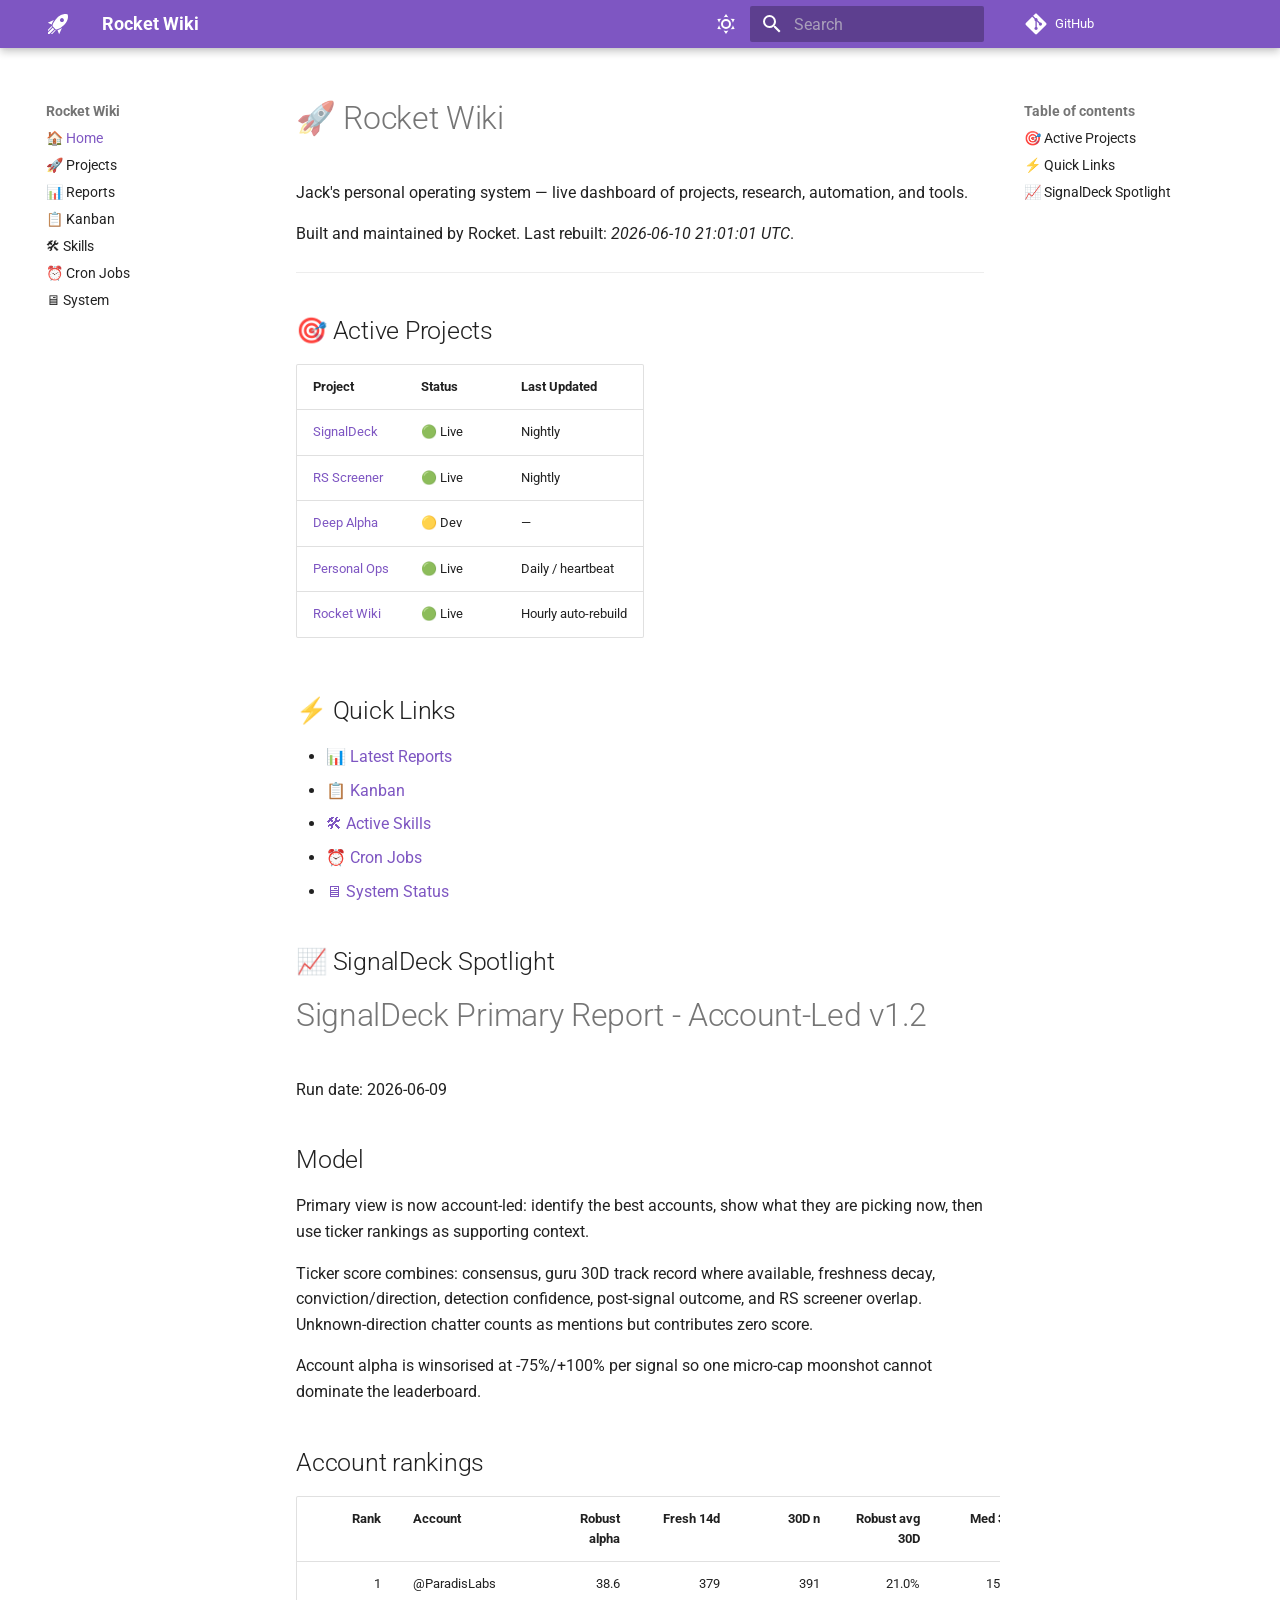
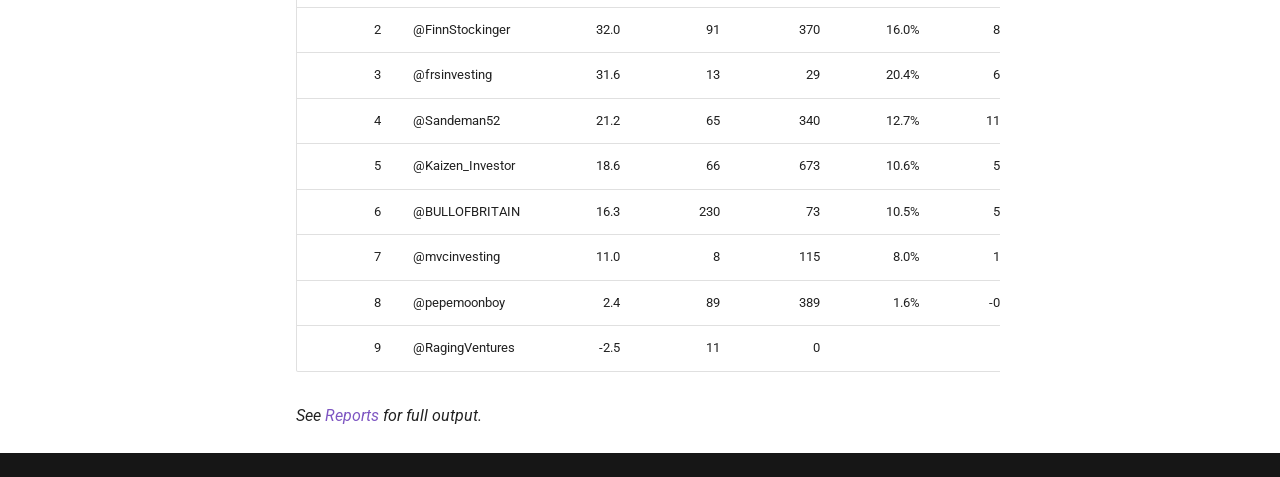
<file: index.html>
<!doctype html>
<html lang="en" class="no-js">
  <head>
    
      <meta charset="utf-8">
      <meta name="viewport" content="width=device-width,initial-scale=1">
      
        <meta name="description" content="Jack's personal operating system — projects, reports, skills, and automation">
      
      
        <meta name="author" content="Rocket & Jack">
      
      
      
      
        <link rel="next" href="projects/">
      
      
        
      
      
      <link rel="icon" href="https://raw.githubusercontent.com/twitter/twemoji/master/assets/svg/1f680.svg">
      <meta name="generator" content="mkdocs-1.6.1, mkdocs-material-9.7.6">
    
    
      
        <title>Rocket Wiki</title>
      
    
    
      <link rel="stylesheet" href="assets/stylesheets/main.484c7ddc.min.css">
      
        
        <link rel="stylesheet" href="assets/stylesheets/palette.ab4e12ef.min.css">
      
      


    
    
      
    
    
      
        
        
        <link rel="preconnect" href="https://fonts.gstatic.com" crossorigin>
        <link rel="stylesheet" href="https://fonts.googleapis.com/css?family=Roboto:300,300i,400,400i,700,700i%7CRoboto+Mono:400,400i,700,700i&display=fallback">
        <style>:root{--md-text-font:"Roboto";--md-code-font:"Roboto Mono"}</style>
      
    
    
      <link rel="stylesheet" href="stylesheets/extra.css">
    
    <script>__md_scope=new URL(".",location),__md_hash=e=>[...e].reduce(((e,_)=>(e<<5)-e+_.charCodeAt(0)),0),__md_get=(e,_=localStorage,t=__md_scope)=>JSON.parse(_.getItem(t.pathname+"."+e)),__md_set=(e,_,t=localStorage,a=__md_scope)=>{try{t.setItem(a.pathname+"."+e,JSON.stringify(_))}catch(e){}}</script>
    
      

    
    
  </head>
  
  
    
    
      
    
    
    
    
    <body dir="ltr" data-md-color-scheme="slate" data-md-color-primary="deep-purple" data-md-color-accent="amber">
  
    
    <input class="md-toggle" data-md-toggle="drawer" type="checkbox" id="__drawer" autocomplete="off">
    <input class="md-toggle" data-md-toggle="search" type="checkbox" id="__search" autocomplete="off">
    <label class="md-overlay" for="__drawer"></label>
    <div data-md-component="skip">
      
        
        <a href="#rocket-wiki" class="md-skip">
          Skip to content
        </a>
      
    </div>
    <div data-md-component="announce">
      
    </div>
    
    
      

  

<header class="md-header md-header--shadow" data-md-component="header">
  <nav class="md-header__inner md-grid" aria-label="Header">
    <a href="." title="Rocket Wiki" class="md-header__button md-logo" aria-label="Rocket Wiki" data-md-component="logo">
      
  
  <svg xmlns="http://www.w3.org/2000/svg" viewBox="0 0 24 24"><path d="m13.13 22.19-1.63-3.83c1.57-.58 3.04-1.36 4.4-2.27zM5.64 12.5l-3.83-1.63 6.1-2.77C7 9.46 6.22 10.93 5.64 12.5M21.61 2.39S16.66.269 11 5.93c-2.19 2.19-3.5 4.6-4.35 6.71-.28.75-.09 1.57.46 2.13l2.13 2.12c.55.56 1.37.74 2.12.46A19.1 19.1 0 0 0 18.07 13c5.66-5.66 3.54-10.61 3.54-10.61m-7.07 7.07c-.78-.78-.78-2.05 0-2.83s2.05-.78 2.83 0c.77.78.78 2.05 0 2.83s-2.05.78-2.83 0m-5.66 7.07-1.41-1.41zM6.24 22l3.64-3.64c-.34-.09-.67-.24-.97-.45L4.83 22zM2 22h1.41l4.77-4.76-1.42-1.41L2 20.59zm0-2.83 4.09-4.08c-.21-.3-.36-.62-.45-.97L2 17.76z"/></svg>

    </a>
    <label class="md-header__button md-icon" for="__drawer">
      
      <svg xmlns="http://www.w3.org/2000/svg" viewBox="0 0 24 24"><path d="M3 6h18v2H3zm0 5h18v2H3zm0 5h18v2H3z"/></svg>
    </label>
    <div class="md-header__title" data-md-component="header-title">
      <div class="md-header__ellipsis">
        <div class="md-header__topic">
          <span class="md-ellipsis">
            Rocket Wiki
          </span>
        </div>
        <div class="md-header__topic" data-md-component="header-topic">
          <span class="md-ellipsis">
            
              🏠 Home
            
          </span>
        </div>
      </div>
    </div>
    
      
        <form class="md-header__option" data-md-component="palette">
  
    
    
    
    <input class="md-option" data-md-color-media="(prefers-color-scheme: dark)" data-md-color-scheme="slate" data-md-color-primary="deep-purple" data-md-color-accent="amber"  aria-label="Dark mode"  type="radio" name="__palette" id="__palette_0">
    
      <label class="md-header__button md-icon" title="Dark mode" for="__palette_1" hidden>
        <svg xmlns="http://www.w3.org/2000/svg" viewBox="0 0 24 24"><path d="m17.75 4.09-2.53 1.94.91 3.06-2.63-1.81-2.63 1.81.91-3.06-2.53-1.94L12.44 4l1.06-3 1.06 3zm3.5 6.91-1.64 1.25.59 1.98-1.7-1.17-1.7 1.17.59-1.98L15.75 11l2.06-.05L18.5 9l.69 1.95zm-2.28 4.95c.83-.08 1.72 1.1 1.19 1.85-.32.45-.66.87-1.08 1.27C15.17 23 8.84 23 4.94 19.07c-3.91-3.9-3.91-10.24 0-14.14.4-.4.82-.76 1.27-1.08.75-.53 1.93.36 1.85 1.19-.27 2.86.69 5.83 2.89 8.02a9.96 9.96 0 0 0 8.02 2.89m-1.64 2.02a12.08 12.08 0 0 1-7.8-3.47c-2.17-2.19-3.33-5-3.49-7.82-2.81 3.14-2.7 7.96.31 10.98 3.02 3.01 7.84 3.12 10.98.31"/></svg>
      </label>
    
  
    
    
    
    <input class="md-option" data-md-color-media="(prefers-color-scheme: light)" data-md-color-scheme="default" data-md-color-primary="deep-purple" data-md-color-accent="amber"  aria-label="Light mode"  type="radio" name="__palette" id="__palette_1">
    
      <label class="md-header__button md-icon" title="Light mode" for="__palette_0" hidden>
        <svg xmlns="http://www.w3.org/2000/svg" viewBox="0 0 24 24"><path d="M12 7a5 5 0 0 1 5 5 5 5 0 0 1-5 5 5 5 0 0 1-5-5 5 5 0 0 1 5-5m0 2a3 3 0 0 0-3 3 3 3 0 0 0 3 3 3 3 0 0 0 3-3 3 3 0 0 0-3-3m0-7 2.39 3.42C13.65 5.15 12.84 5 12 5s-1.65.15-2.39.42zM3.34 7l4.16-.35A7.2 7.2 0 0 0 5.94 8.5c-.44.74-.69 1.5-.83 2.29zm.02 10 1.76-3.77a7.131 7.131 0 0 0 2.38 4.14zM20.65 7l-1.77 3.79a7.02 7.02 0 0 0-2.38-4.15zm-.01 10-4.14.36c.59-.51 1.12-1.14 1.54-1.86.42-.73.69-1.5.83-2.29zM12 22l-2.41-3.44c.74.27 1.55.44 2.41.44.82 0 1.63-.17 2.37-.44z"/></svg>
      </label>
    
  
</form>
      
    
    
      <script>var palette=__md_get("__palette");if(palette&&palette.color){if("(prefers-color-scheme)"===palette.color.media){var media=matchMedia("(prefers-color-scheme: light)"),input=document.querySelector(media.matches?"[data-md-color-media='(prefers-color-scheme: light)']":"[data-md-color-media='(prefers-color-scheme: dark)']");palette.color.media=input.getAttribute("data-md-color-media"),palette.color.scheme=input.getAttribute("data-md-color-scheme"),palette.color.primary=input.getAttribute("data-md-color-primary"),palette.color.accent=input.getAttribute("data-md-color-accent")}for(var[key,value]of Object.entries(palette.color))document.body.setAttribute("data-md-color-"+key,value)}</script>
    
    
    
      
      
        <label class="md-header__button md-icon" for="__search">
          
          <svg xmlns="http://www.w3.org/2000/svg" viewBox="0 0 24 24"><path d="M9.5 3A6.5 6.5 0 0 1 16 9.5c0 1.61-.59 3.09-1.56 4.23l.27.27h.79l5 5-1.5 1.5-5-5v-.79l-.27-.27A6.52 6.52 0 0 1 9.5 16 6.5 6.5 0 0 1 3 9.5 6.5 6.5 0 0 1 9.5 3m0 2C7 5 5 7 5 9.5S7 14 9.5 14 14 12 14 9.5 12 5 9.5 5"/></svg>
        </label>
        <div class="md-search" data-md-component="search" role="dialog">
  <label class="md-search__overlay" for="__search"></label>
  <div class="md-search__inner" role="search">
    <form class="md-search__form" name="search">
      <input type="text" class="md-search__input" name="query" aria-label="Search" placeholder="Search" autocapitalize="off" autocorrect="off" autocomplete="off" spellcheck="false" data-md-component="search-query" required>
      <label class="md-search__icon md-icon" for="__search">
        
        <svg xmlns="http://www.w3.org/2000/svg" viewBox="0 0 24 24"><path d="M9.5 3A6.5 6.5 0 0 1 16 9.5c0 1.61-.59 3.09-1.56 4.23l.27.27h.79l5 5-1.5 1.5-5-5v-.79l-.27-.27A6.52 6.52 0 0 1 9.5 16 6.5 6.5 0 0 1 3 9.5 6.5 6.5 0 0 1 9.5 3m0 2C7 5 5 7 5 9.5S7 14 9.5 14 14 12 14 9.5 12 5 9.5 5"/></svg>
        
        <svg xmlns="http://www.w3.org/2000/svg" viewBox="0 0 24 24"><path d="M20 11v2H8l5.5 5.5-1.42 1.42L4.16 12l7.92-7.92L13.5 5.5 8 11z"/></svg>
      </label>
      <nav class="md-search__options" aria-label="Search">
        
        <button type="reset" class="md-search__icon md-icon" title="Clear" aria-label="Clear" tabindex="-1">
          
          <svg xmlns="http://www.w3.org/2000/svg" viewBox="0 0 24 24"><path d="M19 6.41 17.59 5 12 10.59 6.41 5 5 6.41 10.59 12 5 17.59 6.41 19 12 13.41 17.59 19 19 17.59 13.41 12z"/></svg>
        </button>
      </nav>
      
        <div class="md-search__suggest" data-md-component="search-suggest"></div>
      
    </form>
    <div class="md-search__output">
      <div class="md-search__scrollwrap" tabindex="0" data-md-scrollfix>
        <div class="md-search-result" data-md-component="search-result">
          <div class="md-search-result__meta">
            Initializing search
          </div>
          <ol class="md-search-result__list" role="presentation"></ol>
        </div>
      </div>
    </div>
  </div>
</div>
      
    
    
      <div class="md-header__source">
        <a href="https://github.com/jtjones0/rocket-wiki" title="Go to repository" class="md-source" data-md-component="source">
  <div class="md-source__icon md-icon">
    
    <svg xmlns="http://www.w3.org/2000/svg" viewBox="0 0 448 512"><!--! Font Awesome Free 7.1.0 by @fontawesome - https://fontawesome.com License - https://fontawesome.com/license/free (Icons: CC BY 4.0, Fonts: SIL OFL 1.1, Code: MIT License) Copyright 2025 Fonticons, Inc.--><path d="M439.6 236.1 244 40.5c-5.4-5.5-12.8-8.5-20.4-8.5s-15 3-20.4 8.4L162.5 81l51.5 51.5c27.1-9.1 52.7 16.8 43.4 43.7l49.7 49.7c34.2-11.8 61.2 31 35.5 56.7-26.5 26.5-70.2-2.9-56-37.3L240.3 199v121.9c25.3 12.5 22.3 41.8 9.1 55-6.4 6.4-15.2 10.1-24.3 10.1s-17.8-3.6-24.3-10.1c-17.6-17.6-11.1-46.9 11.2-56v-123c-20.8-8.5-24.6-30.7-18.6-45L142.6 101 8.5 235.1C3 240.6 0 247.9 0 255.5s3 15 8.5 20.4l195.6 195.7c5.4 5.4 12.7 8.4 20.4 8.4s15-3 20.4-8.4l194.7-194.7c5.4-5.4 8.4-12.8 8.4-20.4s-3-15-8.4-20.4"/></svg>
  </div>
  <div class="md-source__repository">
    GitHub
  </div>
</a>
      </div>
    
  </nav>
  
</header>
    
    <div class="md-container" data-md-component="container">
      
      
        
          
        
      
      <main class="md-main" data-md-component="main">
        <div class="md-main__inner md-grid">
          
            
              
              <div class="md-sidebar md-sidebar--primary" data-md-component="sidebar" data-md-type="navigation" >
                <div class="md-sidebar__scrollwrap">
                  <div class="md-sidebar__inner">
                    



<nav class="md-nav md-nav--primary" aria-label="Navigation" data-md-level="0">
  <label class="md-nav__title" for="__drawer">
    <a href="." title="Rocket Wiki" class="md-nav__button md-logo" aria-label="Rocket Wiki" data-md-component="logo">
      
  
  <svg xmlns="http://www.w3.org/2000/svg" viewBox="0 0 24 24"><path d="m13.13 22.19-1.63-3.83c1.57-.58 3.04-1.36 4.4-2.27zM5.64 12.5l-3.83-1.63 6.1-2.77C7 9.46 6.22 10.93 5.64 12.5M21.61 2.39S16.66.269 11 5.93c-2.19 2.19-3.5 4.6-4.35 6.71-.28.75-.09 1.57.46 2.13l2.13 2.12c.55.56 1.37.74 2.12.46A19.1 19.1 0 0 0 18.07 13c5.66-5.66 3.54-10.61 3.54-10.61m-7.07 7.07c-.78-.78-.78-2.05 0-2.83s2.05-.78 2.83 0c.77.78.78 2.05 0 2.83s-2.05.78-2.83 0m-5.66 7.07-1.41-1.41zM6.24 22l3.64-3.64c-.34-.09-.67-.24-.97-.45L4.83 22zM2 22h1.41l4.77-4.76-1.42-1.41L2 20.59zm0-2.83 4.09-4.08c-.21-.3-.36-.62-.45-.97L2 17.76z"/></svg>

    </a>
    Rocket Wiki
  </label>
  
    <div class="md-nav__source">
      <a href="https://github.com/jtjones0/rocket-wiki" title="Go to repository" class="md-source" data-md-component="source">
  <div class="md-source__icon md-icon">
    
    <svg xmlns="http://www.w3.org/2000/svg" viewBox="0 0 448 512"><!--! Font Awesome Free 7.1.0 by @fontawesome - https://fontawesome.com License - https://fontawesome.com/license/free (Icons: CC BY 4.0, Fonts: SIL OFL 1.1, Code: MIT License) Copyright 2025 Fonticons, Inc.--><path d="M439.6 236.1 244 40.5c-5.4-5.5-12.8-8.5-20.4-8.5s-15 3-20.4 8.4L162.5 81l51.5 51.5c27.1-9.1 52.7 16.8 43.4 43.7l49.7 49.7c34.2-11.8 61.2 31 35.5 56.7-26.5 26.5-70.2-2.9-56-37.3L240.3 199v121.9c25.3 12.5 22.3 41.8 9.1 55-6.4 6.4-15.2 10.1-24.3 10.1s-17.8-3.6-24.3-10.1c-17.6-17.6-11.1-46.9 11.2-56v-123c-20.8-8.5-24.6-30.7-18.6-45L142.6 101 8.5 235.1C3 240.6 0 247.9 0 255.5s3 15 8.5 20.4l195.6 195.7c5.4 5.4 12.7 8.4 20.4 8.4s15-3 20.4-8.4l194.7-194.7c5.4-5.4 8.4-12.8 8.4-20.4s-3-15-8.4-20.4"/></svg>
  </div>
  <div class="md-source__repository">
    GitHub
  </div>
</a>
    </div>
  
  <ul class="md-nav__list" data-md-scrollfix>
    
      
      
  
  
    
  
  
  
    <li class="md-nav__item md-nav__item--active">
      
      <input class="md-nav__toggle md-toggle" type="checkbox" id="__toc">
      
      
        
      
      
        <label class="md-nav__link md-nav__link--active" for="__toc">
          
  
  
  <span class="md-ellipsis">
    
  
    🏠 Home
  

    
  </span>
  
  

          <span class="md-nav__icon md-icon"></span>
        </label>
      
      <a href="." class="md-nav__link md-nav__link--active">
        
  
  
  <span class="md-ellipsis">
    
  
    🏠 Home
  

    
  </span>
  
  

      </a>
      
        

<nav class="md-nav md-nav--secondary" aria-label="Table of contents">
  
  
  
    
  
  
    <label class="md-nav__title" for="__toc">
      <span class="md-nav__icon md-icon"></span>
      Table of contents
    </label>
    <ul class="md-nav__list" data-md-component="toc" data-md-scrollfix>
      
        <li class="md-nav__item">
  <a href="#active-projects" class="md-nav__link">
    <span class="md-ellipsis">
      
        🎯 Active Projects
      
    </span>
  </a>
  
</li>
      
        <li class="md-nav__item">
  <a href="#quick-links" class="md-nav__link">
    <span class="md-ellipsis">
      
        ⚡ Quick Links
      
    </span>
  </a>
  
</li>
      
        <li class="md-nav__item">
  <a href="#signaldeck-spotlight" class="md-nav__link">
    <span class="md-ellipsis">
      
        📈 SignalDeck Spotlight
      
    </span>
  </a>
  
</li>
      
    </ul>
  
</nav>
      
    </li>
  

    
      
      
  
  
  
  
    <li class="md-nav__item">
      <a href="projects/" class="md-nav__link">
        
  
  
  <span class="md-ellipsis">
    
  
    🚀 Projects
  

    
  </span>
  
  

      </a>
    </li>
  

    
      
      
  
  
  
  
    <li class="md-nav__item">
      <a href="reports/" class="md-nav__link">
        
  
  
  <span class="md-ellipsis">
    
  
    📊 Reports
  

    
  </span>
  
  

      </a>
    </li>
  

    
      
      
  
  
  
  
    <li class="md-nav__item">
      <a href="kanban/" class="md-nav__link">
        
  
  
  <span class="md-ellipsis">
    
  
    📋 Kanban
  

    
  </span>
  
  

      </a>
    </li>
  

    
      
      
  
  
  
  
    <li class="md-nav__item">
      <a href="skills/" class="md-nav__link">
        
  
  
  <span class="md-ellipsis">
    
  
    🛠 Skills
  

    
  </span>
  
  

      </a>
    </li>
  

    
      
      
  
  
  
  
    <li class="md-nav__item">
      <a href="cron-jobs/" class="md-nav__link">
        
  
  
  <span class="md-ellipsis">
    
  
    ⏰ Cron Jobs
  

    
  </span>
  
  

      </a>
    </li>
  

    
      
      
  
  
  
  
    <li class="md-nav__item">
      <a href="system/" class="md-nav__link">
        
  
  
  <span class="md-ellipsis">
    
  
    🖥 System
  

    
  </span>
  
  

      </a>
    </li>
  

    
  </ul>
</nav>
                  </div>
                </div>
              </div>
            
            
              
              <div class="md-sidebar md-sidebar--secondary" data-md-component="sidebar" data-md-type="toc" >
                <div class="md-sidebar__scrollwrap">
                  <div class="md-sidebar__inner">
                    

<nav class="md-nav md-nav--secondary" aria-label="Table of contents">
  
  
  
    
  
  
    <label class="md-nav__title" for="__toc">
      <span class="md-nav__icon md-icon"></span>
      Table of contents
    </label>
    <ul class="md-nav__list" data-md-component="toc" data-md-scrollfix>
      
        <li class="md-nav__item">
  <a href="#active-projects" class="md-nav__link">
    <span class="md-ellipsis">
      
        🎯 Active Projects
      
    </span>
  </a>
  
</li>
      
        <li class="md-nav__item">
  <a href="#quick-links" class="md-nav__link">
    <span class="md-ellipsis">
      
        ⚡ Quick Links
      
    </span>
  </a>
  
</li>
      
        <li class="md-nav__item">
  <a href="#signaldeck-spotlight" class="md-nav__link">
    <span class="md-ellipsis">
      
        📈 SignalDeck Spotlight
      
    </span>
  </a>
  
</li>
      
    </ul>
  
</nav>
                  </div>
                </div>
              </div>
            
          
          
            <div class="md-content" data-md-component="content">
              
              <article class="md-content__inner md-typeset">
                
                  



<h1 id="rocket-wiki">🚀 Rocket Wiki<a class="headerlink" href="#rocket-wiki" title="Permanent link">&para;</a></h1>
<p>Jack's personal operating system — live dashboard of projects, research, automation, and tools.</p>
<p>Built and maintained by Rocket. Last rebuilt: <em>2026-06-10 21:01:01 UTC</em>.</p>
<hr />
<h2 id="active-projects">🎯 Active Projects<a class="headerlink" href="#active-projects" title="Permanent link">&para;</a></h2>
<table>
<thead>
<tr>
<th>Project</th>
<th>Status</th>
<th>Last Updated</th>
</tr>
</thead>
<tbody>
<tr>
<td><a href="projects/#signaldeck">SignalDeck</a></td>
<td>🟢 Live</td>
<td>Nightly</td>
</tr>
<tr>
<td><a href="projects/#rs-screener">RS Screener</a></td>
<td>🟢 Live</td>
<td>Nightly</td>
</tr>
<tr>
<td><a href="projects/#deep-alpha">Deep Alpha</a></td>
<td>🟡 Dev</td>
<td>—</td>
</tr>
<tr>
<td><a href="projects/#personal-ops">Personal Ops</a></td>
<td>🟢 Live</td>
<td>Daily / heartbeat</td>
</tr>
<tr>
<td><a href="projects/#rocket-wiki">Rocket Wiki</a></td>
<td>🟢 Live</td>
<td>Hourly auto-rebuild</td>
</tr>
</tbody>
</table>
<h2 id="quick-links">⚡ Quick Links<a class="headerlink" href="#quick-links" title="Permanent link">&para;</a></h2>
<ul>
<li><a href="reports/">📊 Latest Reports</a></li>
<li><a href="kanban/">📋 Kanban</a></li>
<li><a href="skills/">🛠 Active Skills</a></li>
<li><a href="cron-jobs/">⏰ Cron Jobs</a></li>
<li><a href="system/">🖥 System Status</a></li>
</ul>
<h2 id="signaldeck-spotlight">📈 SignalDeck Spotlight<a class="headerlink" href="#signaldeck-spotlight" title="Permanent link">&para;</a></h2>
<h1 id="signaldeck-primary-report-account-led-v12">SignalDeck Primary Report - Account-Led v1.2<a class="headerlink" href="#signaldeck-primary-report-account-led-v12" title="Permanent link">&para;</a></h1>
<p>Run date: 2026-06-09</p>
<h2 id="model">Model<a class="headerlink" href="#model" title="Permanent link">&para;</a></h2>
<p>Primary view is now account-led: identify the best accounts, show what they are picking now, then use ticker rankings as supporting context.</p>
<p>Ticker score combines: consensus, guru 30D track record where available, freshness decay, conviction/direction, detection confidence, post-signal outcome, and RS screener overlap. Unknown-direction chatter counts as mentions but contributes zero score.</p>
<p>Account alpha is winsorised at -75%/+100% per signal so one micro-cap moonshot cannot dominate the leaderboard.</p>
<h2 id="account-rankings">Account rankings<a class="headerlink" href="#account-rankings" title="Permanent link">&para;</a></h2>
<table>
<thead>
<tr>
<th style="text-align: right;">Rank</th>
<th>Account</th>
<th style="text-align: right;">Robust alpha</th>
<th style="text-align: right;">Fresh 14d</th>
<th style="text-align: right;">30D n</th>
<th style="text-align: right;">Robust avg 30D</th>
<th style="text-align: right;">Med 30D</th>
<th style="text-align: right;">Hit 30D</th>
<th style="text-align: right;">Robust avg 60D</th>
<th style="text-align: right;">Robust avg 90D</th>
</tr>
</thead>
<tbody>
<tr>
<td style="text-align: right;">1</td>
<td>@ParadisLabs</td>
<td style="text-align: right;">38.6</td>
<td style="text-align: right;">379</td>
<td style="text-align: right;">391</td>
<td style="text-align: right;">21.0%</td>
<td style="text-align: right;">15.1%</td>
<td style="text-align: right;">72%</td>
<td style="text-align: right;">55.3%</td>
<td style="text-align: right;"></td>
</tr>
<tr>
<td style="text-align: right;">2</td>
<td>@FinnStockinger</td>
<td style="text-align: right;">32.0</td>
<td style="text-align: right;">91</td>
<td style="text-align: right;">370</td>
<td style="text-align: right;">16.0%</td>
<td style="text-align: right;">8.5%</td>
<td style="text-align: right;">63%</td>
<td style="text-align: right;">41.0%</td>
<td style="text-align: right;">46.0%</td>
</tr>
<tr>
<td style="text-align: right;">3</td>
<td>@frsinvesting</td>
<td style="text-align: right;">31.6</td>
<td style="text-align: right;">13</td>
<td style="text-align: right;">29</td>
<td style="text-align: right;">20.4%</td>
<td style="text-align: right;">6.5%</td>
<td style="text-align: right;">72%</td>
<td style="text-align: right;"></td>
<td style="text-align: right;"></td>
</tr>
<tr>
<td style="text-align: right;">4</td>
<td>@Sandeman52</td>
<td style="text-align: right;">21.2</td>
<td style="text-align: right;">65</td>
<td style="text-align: right;">340</td>
<td style="text-align: right;">12.7%</td>
<td style="text-align: right;">11.8%</td>
<td style="text-align: right;">65%</td>
<td style="text-align: right;">25.6%</td>
<td style="text-align: right;">20.2%</td>
</tr>
<tr>
<td style="text-align: right;">5</td>
<td>@Kaizen_Investor</td>
<td style="text-align: right;">18.6</td>
<td style="text-align: right;">66</td>
<td style="text-align: right;">673</td>
<td style="text-align: right;">10.6%</td>
<td style="text-align: right;">5.6%</td>
<td style="text-align: right;">59%</td>
<td style="text-align: right;">22.2%</td>
<td style="text-align: right;">21.7%</td>
</tr>
<tr>
<td style="text-align: right;">6</td>
<td>@BULLOFBRITAIN</td>
<td style="text-align: right;">16.3</td>
<td style="text-align: right;">230</td>
<td style="text-align: right;">73</td>
<td style="text-align: right;">10.5%</td>
<td style="text-align: right;">5.3%</td>
<td style="text-align: right;">63%</td>
<td style="text-align: right;"></td>
<td style="text-align: right;"></td>
</tr>
<tr>
<td style="text-align: right;">7</td>
<td>@mvcinvesting</td>
<td style="text-align: right;">11.0</td>
<td style="text-align: right;">8</td>
<td style="text-align: right;">115</td>
<td style="text-align: right;">8.0%</td>
<td style="text-align: right;">1.9%</td>
<td style="text-align: right;">55%</td>
<td style="text-align: right;">9.3%</td>
<td style="text-align: right;">9.5%</td>
</tr>
<tr>
<td style="text-align: right;">8</td>
<td>@pepemoonboy</td>
<td style="text-align: right;">2.4</td>
<td style="text-align: right;">89</td>
<td style="text-align: right;">389</td>
<td style="text-align: right;">1.6%</td>
<td style="text-align: right;">-0.6%</td>
<td style="text-align: right;">48%</td>
<td style="text-align: right;">3.6%</td>
<td style="text-align: right;">4.0%</td>
</tr>
<tr>
<td style="text-align: right;">9</td>
<td>@RagingVentures</td>
<td style="text-align: right;">-2.5</td>
<td style="text-align: right;">11</td>
<td style="text-align: right;">0</td>
<td style="text-align: right;"></td>
<td style="text-align: right;"></td>
<td style="text-align: right;"></td>
<td style="text-align: right;"></td>
<td style="text-align: right;"></td>
</tr>
</tbody>
</table>
<p><em>See <a href="reports/">Reports</a> for full output.</em></p>












                
              </article>
            </div>
          
          
<script>var target=document.getElementById(location.hash.slice(1));target&&target.name&&(target.checked=target.name.startsWith("__tabbed_"))</script>
        </div>
        
          <button type="button" class="md-top md-icon" data-md-component="top" hidden>
  
  <svg xmlns="http://www.w3.org/2000/svg" viewBox="0 0 24 24"><path d="M13 20h-2V8l-5.5 5.5-1.42-1.42L12 4.16l7.92 7.92-1.42 1.42L13 8z"/></svg>
  Back to top
</button>
        
      </main>
      
        <footer class="md-footer">
  
  <div class="md-footer-meta md-typeset">
    <div class="md-footer-meta__inner md-grid">
      <div class="md-copyright">
  
  
</div>
      
    </div>
  </div>
</footer>
      
    </div>
    <div class="md-dialog" data-md-component="dialog">
      <div class="md-dialog__inner md-typeset"></div>
    </div>
    
    
    
      
      
      <script id="__config" type="application/json">{"annotate": null, "base": ".", "features": ["navigation.instant", "navigation.tracking", "navigation.sections", "navigation.top", "search.highlight", "search.suggest", "content.code.copy"], "search": "assets/javascripts/workers/search.2c215733.min.js", "tags": null, "translations": {"clipboard.copied": "Copied to clipboard", "clipboard.copy": "Copy to clipboard", "search.result.more.one": "1 more on this page", "search.result.more.other": "# more on this page", "search.result.none": "No matching documents", "search.result.one": "1 matching document", "search.result.other": "# matching documents", "search.result.placeholder": "Type to start searching", "search.result.term.missing": "Missing", "select.version": "Select version"}, "version": null}</script>
    
    
      <script src="assets/javascripts/bundle.79ae519e.min.js"></script>
      
    
  </body>
</html>
</file>
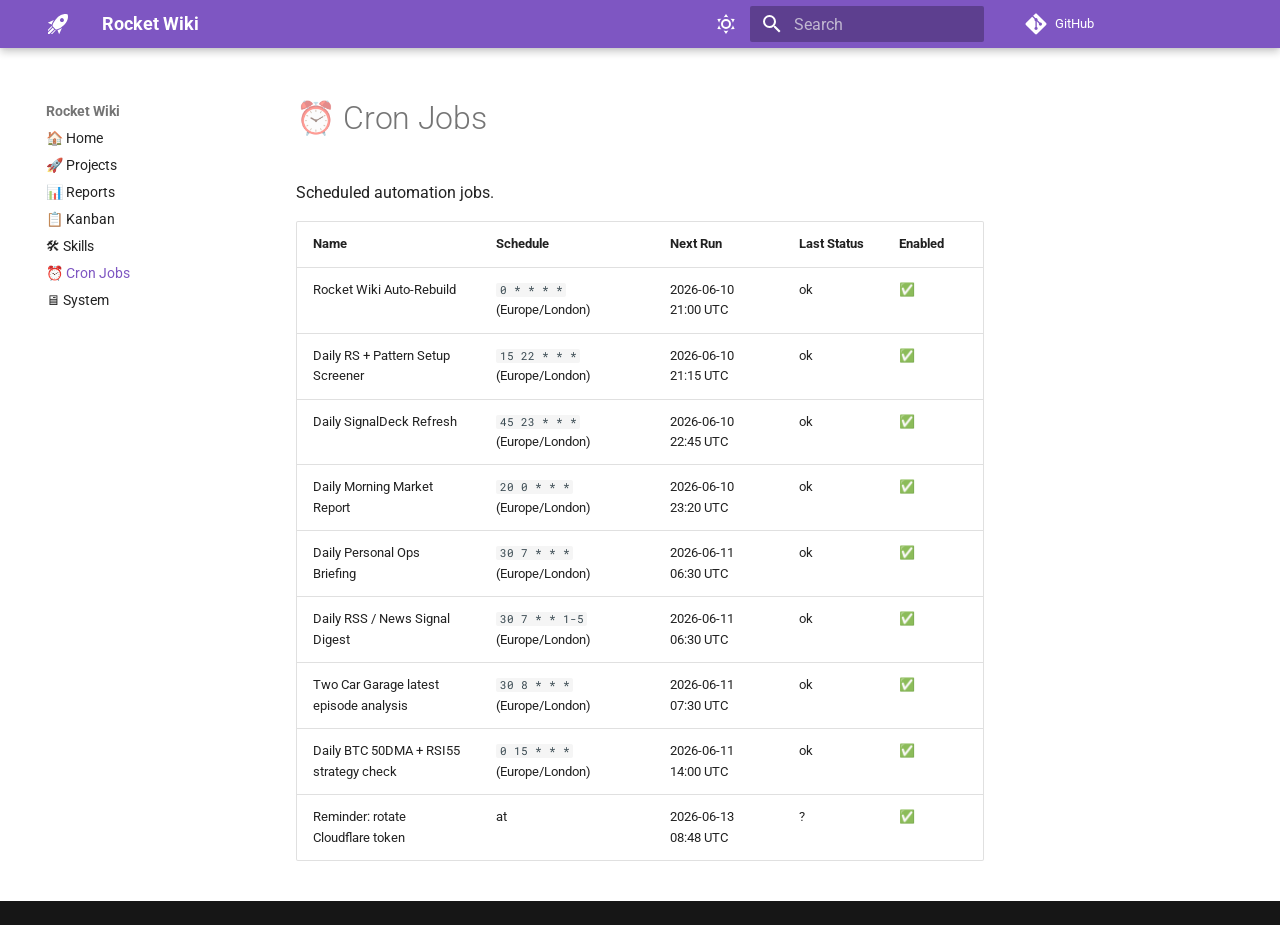
<file: cron-jobs/index.html>
<!doctype html>
<html lang="en" class="no-js">
  <head>
    
      <meta charset="utf-8">
      <meta name="viewport" content="width=device-width,initial-scale=1">
      
        <meta name="description" content="Jack's personal operating system — projects, reports, skills, and automation">
      
      
        <meta name="author" content="Rocket & Jack">
      
      
      
        <link rel="prev" href="../skills/">
      
      
        <link rel="next" href="../system/">
      
      
        
      
      
      <link rel="icon" href="https://raw.githubusercontent.com/twitter/twemoji/master/assets/svg/1f680.svg">
      <meta name="generator" content="mkdocs-1.6.1, mkdocs-material-9.7.6">
    
    
      
        <title>⏰ Cron Jobs - Rocket Wiki</title>
      
    
    
      <link rel="stylesheet" href="../assets/stylesheets/main.484c7ddc.min.css">
      
        
        <link rel="stylesheet" href="../assets/stylesheets/palette.ab4e12ef.min.css">
      
      


    
    
      
    
    
      
        
        
        <link rel="preconnect" href="https://fonts.gstatic.com" crossorigin>
        <link rel="stylesheet" href="https://fonts.googleapis.com/css?family=Roboto:300,300i,400,400i,700,700i%7CRoboto+Mono:400,400i,700,700i&display=fallback">
        <style>:root{--md-text-font:"Roboto";--md-code-font:"Roboto Mono"}</style>
      
    
    
      <link rel="stylesheet" href="../stylesheets/extra.css">
    
    <script>__md_scope=new URL("..",location),__md_hash=e=>[...e].reduce(((e,_)=>(e<<5)-e+_.charCodeAt(0)),0),__md_get=(e,_=localStorage,t=__md_scope)=>JSON.parse(_.getItem(t.pathname+"."+e)),__md_set=(e,_,t=localStorage,a=__md_scope)=>{try{t.setItem(a.pathname+"."+e,JSON.stringify(_))}catch(e){}}</script>
    
      

    
    
  </head>
  
  
    
    
      
    
    
    
    
    <body dir="ltr" data-md-color-scheme="slate" data-md-color-primary="deep-purple" data-md-color-accent="amber">
  
    
    <input class="md-toggle" data-md-toggle="drawer" type="checkbox" id="__drawer" autocomplete="off">
    <input class="md-toggle" data-md-toggle="search" type="checkbox" id="__search" autocomplete="off">
    <label class="md-overlay" for="__drawer"></label>
    <div data-md-component="skip">
      
        
        <a href="#cron-jobs" class="md-skip">
          Skip to content
        </a>
      
    </div>
    <div data-md-component="announce">
      
    </div>
    
    
      

  

<header class="md-header md-header--shadow" data-md-component="header">
  <nav class="md-header__inner md-grid" aria-label="Header">
    <a href=".." title="Rocket Wiki" class="md-header__button md-logo" aria-label="Rocket Wiki" data-md-component="logo">
      
  
  <svg xmlns="http://www.w3.org/2000/svg" viewBox="0 0 24 24"><path d="m13.13 22.19-1.63-3.83c1.57-.58 3.04-1.36 4.4-2.27zM5.64 12.5l-3.83-1.63 6.1-2.77C7 9.46 6.22 10.93 5.64 12.5M21.61 2.39S16.66.269 11 5.93c-2.19 2.19-3.5 4.6-4.35 6.71-.28.75-.09 1.57.46 2.13l2.13 2.12c.55.56 1.37.74 2.12.46A19.1 19.1 0 0 0 18.07 13c5.66-5.66 3.54-10.61 3.54-10.61m-7.07 7.07c-.78-.78-.78-2.05 0-2.83s2.05-.78 2.83 0c.77.78.78 2.05 0 2.83s-2.05.78-2.83 0m-5.66 7.07-1.41-1.41zM6.24 22l3.64-3.64c-.34-.09-.67-.24-.97-.45L4.83 22zM2 22h1.41l4.77-4.76-1.42-1.41L2 20.59zm0-2.83 4.09-4.08c-.21-.3-.36-.62-.45-.97L2 17.76z"/></svg>

    </a>
    <label class="md-header__button md-icon" for="__drawer">
      
      <svg xmlns="http://www.w3.org/2000/svg" viewBox="0 0 24 24"><path d="M3 6h18v2H3zm0 5h18v2H3zm0 5h18v2H3z"/></svg>
    </label>
    <div class="md-header__title" data-md-component="header-title">
      <div class="md-header__ellipsis">
        <div class="md-header__topic">
          <span class="md-ellipsis">
            Rocket Wiki
          </span>
        </div>
        <div class="md-header__topic" data-md-component="header-topic">
          <span class="md-ellipsis">
            
              ⏰ Cron Jobs
            
          </span>
        </div>
      </div>
    </div>
    
      
        <form class="md-header__option" data-md-component="palette">
  
    
    
    
    <input class="md-option" data-md-color-media="(prefers-color-scheme: dark)" data-md-color-scheme="slate" data-md-color-primary="deep-purple" data-md-color-accent="amber"  aria-label="Dark mode"  type="radio" name="__palette" id="__palette_0">
    
      <label class="md-header__button md-icon" title="Dark mode" for="__palette_1" hidden>
        <svg xmlns="http://www.w3.org/2000/svg" viewBox="0 0 24 24"><path d="m17.75 4.09-2.53 1.94.91 3.06-2.63-1.81-2.63 1.81.91-3.06-2.53-1.94L12.44 4l1.06-3 1.06 3zm3.5 6.91-1.64 1.25.59 1.98-1.7-1.17-1.7 1.17.59-1.98L15.75 11l2.06-.05L18.5 9l.69 1.95zm-2.28 4.95c.83-.08 1.72 1.1 1.19 1.85-.32.45-.66.87-1.08 1.27C15.17 23 8.84 23 4.94 19.07c-3.91-3.9-3.91-10.24 0-14.14.4-.4.82-.76 1.27-1.08.75-.53 1.93.36 1.85 1.19-.27 2.86.69 5.83 2.89 8.02a9.96 9.96 0 0 0 8.02 2.89m-1.64 2.02a12.08 12.08 0 0 1-7.8-3.47c-2.17-2.19-3.33-5-3.49-7.82-2.81 3.14-2.7 7.96.31 10.98 3.02 3.01 7.84 3.12 10.98.31"/></svg>
      </label>
    
  
    
    
    
    <input class="md-option" data-md-color-media="(prefers-color-scheme: light)" data-md-color-scheme="default" data-md-color-primary="deep-purple" data-md-color-accent="amber"  aria-label="Light mode"  type="radio" name="__palette" id="__palette_1">
    
      <label class="md-header__button md-icon" title="Light mode" for="__palette_0" hidden>
        <svg xmlns="http://www.w3.org/2000/svg" viewBox="0 0 24 24"><path d="M12 7a5 5 0 0 1 5 5 5 5 0 0 1-5 5 5 5 0 0 1-5-5 5 5 0 0 1 5-5m0 2a3 3 0 0 0-3 3 3 3 0 0 0 3 3 3 3 0 0 0 3-3 3 3 0 0 0-3-3m0-7 2.39 3.42C13.65 5.15 12.84 5 12 5s-1.65.15-2.39.42zM3.34 7l4.16-.35A7.2 7.2 0 0 0 5.94 8.5c-.44.74-.69 1.5-.83 2.29zm.02 10 1.76-3.77a7.131 7.131 0 0 0 2.38 4.14zM20.65 7l-1.77 3.79a7.02 7.02 0 0 0-2.38-4.15zm-.01 10-4.14.36c.59-.51 1.12-1.14 1.54-1.86.42-.73.69-1.5.83-2.29zM12 22l-2.41-3.44c.74.27 1.55.44 2.41.44.82 0 1.63-.17 2.37-.44z"/></svg>
      </label>
    
  
</form>
      
    
    
      <script>var palette=__md_get("__palette");if(palette&&palette.color){if("(prefers-color-scheme)"===palette.color.media){var media=matchMedia("(prefers-color-scheme: light)"),input=document.querySelector(media.matches?"[data-md-color-media='(prefers-color-scheme: light)']":"[data-md-color-media='(prefers-color-scheme: dark)']");palette.color.media=input.getAttribute("data-md-color-media"),palette.color.scheme=input.getAttribute("data-md-color-scheme"),palette.color.primary=input.getAttribute("data-md-color-primary"),palette.color.accent=input.getAttribute("data-md-color-accent")}for(var[key,value]of Object.entries(palette.color))document.body.setAttribute("data-md-color-"+key,value)}</script>
    
    
    
      
      
        <label class="md-header__button md-icon" for="__search">
          
          <svg xmlns="http://www.w3.org/2000/svg" viewBox="0 0 24 24"><path d="M9.5 3A6.5 6.5 0 0 1 16 9.5c0 1.61-.59 3.09-1.56 4.23l.27.27h.79l5 5-1.5 1.5-5-5v-.79l-.27-.27A6.52 6.52 0 0 1 9.5 16 6.5 6.5 0 0 1 3 9.5 6.5 6.5 0 0 1 9.5 3m0 2C7 5 5 7 5 9.5S7 14 9.5 14 14 12 14 9.5 12 5 9.5 5"/></svg>
        </label>
        <div class="md-search" data-md-component="search" role="dialog">
  <label class="md-search__overlay" for="__search"></label>
  <div class="md-search__inner" role="search">
    <form class="md-search__form" name="search">
      <input type="text" class="md-search__input" name="query" aria-label="Search" placeholder="Search" autocapitalize="off" autocorrect="off" autocomplete="off" spellcheck="false" data-md-component="search-query" required>
      <label class="md-search__icon md-icon" for="__search">
        
        <svg xmlns="http://www.w3.org/2000/svg" viewBox="0 0 24 24"><path d="M9.5 3A6.5 6.5 0 0 1 16 9.5c0 1.61-.59 3.09-1.56 4.23l.27.27h.79l5 5-1.5 1.5-5-5v-.79l-.27-.27A6.52 6.52 0 0 1 9.5 16 6.5 6.5 0 0 1 3 9.5 6.5 6.5 0 0 1 9.5 3m0 2C7 5 5 7 5 9.5S7 14 9.5 14 14 12 14 9.5 12 5 9.5 5"/></svg>
        
        <svg xmlns="http://www.w3.org/2000/svg" viewBox="0 0 24 24"><path d="M20 11v2H8l5.5 5.5-1.42 1.42L4.16 12l7.92-7.92L13.5 5.5 8 11z"/></svg>
      </label>
      <nav class="md-search__options" aria-label="Search">
        
        <button type="reset" class="md-search__icon md-icon" title="Clear" aria-label="Clear" tabindex="-1">
          
          <svg xmlns="http://www.w3.org/2000/svg" viewBox="0 0 24 24"><path d="M19 6.41 17.59 5 12 10.59 6.41 5 5 6.41 10.59 12 5 17.59 6.41 19 12 13.41 17.59 19 19 17.59 13.41 12z"/></svg>
        </button>
      </nav>
      
        <div class="md-search__suggest" data-md-component="search-suggest"></div>
      
    </form>
    <div class="md-search__output">
      <div class="md-search__scrollwrap" tabindex="0" data-md-scrollfix>
        <div class="md-search-result" data-md-component="search-result">
          <div class="md-search-result__meta">
            Initializing search
          </div>
          <ol class="md-search-result__list" role="presentation"></ol>
        </div>
      </div>
    </div>
  </div>
</div>
      
    
    
      <div class="md-header__source">
        <a href="https://github.com/jtjones0/rocket-wiki" title="Go to repository" class="md-source" data-md-component="source">
  <div class="md-source__icon md-icon">
    
    <svg xmlns="http://www.w3.org/2000/svg" viewBox="0 0 448 512"><!--! Font Awesome Free 7.1.0 by @fontawesome - https://fontawesome.com License - https://fontawesome.com/license/free (Icons: CC BY 4.0, Fonts: SIL OFL 1.1, Code: MIT License) Copyright 2025 Fonticons, Inc.--><path d="M439.6 236.1 244 40.5c-5.4-5.5-12.8-8.5-20.4-8.5s-15 3-20.4 8.4L162.5 81l51.5 51.5c27.1-9.1 52.7 16.8 43.4 43.7l49.7 49.7c34.2-11.8 61.2 31 35.5 56.7-26.5 26.5-70.2-2.9-56-37.3L240.3 199v121.9c25.3 12.5 22.3 41.8 9.1 55-6.4 6.4-15.2 10.1-24.3 10.1s-17.8-3.6-24.3-10.1c-17.6-17.6-11.1-46.9 11.2-56v-123c-20.8-8.5-24.6-30.7-18.6-45L142.6 101 8.5 235.1C3 240.6 0 247.9 0 255.5s3 15 8.5 20.4l195.6 195.7c5.4 5.4 12.7 8.4 20.4 8.4s15-3 20.4-8.4l194.7-194.7c5.4-5.4 8.4-12.8 8.4-20.4s-3-15-8.4-20.4"/></svg>
  </div>
  <div class="md-source__repository">
    GitHub
  </div>
</a>
      </div>
    
  </nav>
  
</header>
    
    <div class="md-container" data-md-component="container">
      
      
        
          
        
      
      <main class="md-main" data-md-component="main">
        <div class="md-main__inner md-grid">
          
            
              
              <div class="md-sidebar md-sidebar--primary" data-md-component="sidebar" data-md-type="navigation" >
                <div class="md-sidebar__scrollwrap">
                  <div class="md-sidebar__inner">
                    



<nav class="md-nav md-nav--primary" aria-label="Navigation" data-md-level="0">
  <label class="md-nav__title" for="__drawer">
    <a href=".." title="Rocket Wiki" class="md-nav__button md-logo" aria-label="Rocket Wiki" data-md-component="logo">
      
  
  <svg xmlns="http://www.w3.org/2000/svg" viewBox="0 0 24 24"><path d="m13.13 22.19-1.63-3.83c1.57-.58 3.04-1.36 4.4-2.27zM5.64 12.5l-3.83-1.63 6.1-2.77C7 9.46 6.22 10.93 5.64 12.5M21.61 2.39S16.66.269 11 5.93c-2.19 2.19-3.5 4.6-4.35 6.71-.28.75-.09 1.57.46 2.13l2.13 2.12c.55.56 1.37.74 2.12.46A19.1 19.1 0 0 0 18.07 13c5.66-5.66 3.54-10.61 3.54-10.61m-7.07 7.07c-.78-.78-.78-2.05 0-2.83s2.05-.78 2.83 0c.77.78.78 2.05 0 2.83s-2.05.78-2.83 0m-5.66 7.07-1.41-1.41zM6.24 22l3.64-3.64c-.34-.09-.67-.24-.97-.45L4.83 22zM2 22h1.41l4.77-4.76-1.42-1.41L2 20.59zm0-2.83 4.09-4.08c-.21-.3-.36-.62-.45-.97L2 17.76z"/></svg>

    </a>
    Rocket Wiki
  </label>
  
    <div class="md-nav__source">
      <a href="https://github.com/jtjones0/rocket-wiki" title="Go to repository" class="md-source" data-md-component="source">
  <div class="md-source__icon md-icon">
    
    <svg xmlns="http://www.w3.org/2000/svg" viewBox="0 0 448 512"><!--! Font Awesome Free 7.1.0 by @fontawesome - https://fontawesome.com License - https://fontawesome.com/license/free (Icons: CC BY 4.0, Fonts: SIL OFL 1.1, Code: MIT License) Copyright 2025 Fonticons, Inc.--><path d="M439.6 236.1 244 40.5c-5.4-5.5-12.8-8.5-20.4-8.5s-15 3-20.4 8.4L162.5 81l51.5 51.5c27.1-9.1 52.7 16.8 43.4 43.7l49.7 49.7c34.2-11.8 61.2 31 35.5 56.7-26.5 26.5-70.2-2.9-56-37.3L240.3 199v121.9c25.3 12.5 22.3 41.8 9.1 55-6.4 6.4-15.2 10.1-24.3 10.1s-17.8-3.6-24.3-10.1c-17.6-17.6-11.1-46.9 11.2-56v-123c-20.8-8.5-24.6-30.7-18.6-45L142.6 101 8.5 235.1C3 240.6 0 247.9 0 255.5s3 15 8.5 20.4l195.6 195.7c5.4 5.4 12.7 8.4 20.4 8.4s15-3 20.4-8.4l194.7-194.7c5.4-5.4 8.4-12.8 8.4-20.4s-3-15-8.4-20.4"/></svg>
  </div>
  <div class="md-source__repository">
    GitHub
  </div>
</a>
    </div>
  
  <ul class="md-nav__list" data-md-scrollfix>
    
      
      
  
  
  
  
    <li class="md-nav__item">
      <a href=".." class="md-nav__link">
        
  
  
  <span class="md-ellipsis">
    
  
    🏠 Home
  

    
  </span>
  
  

      </a>
    </li>
  

    
      
      
  
  
  
  
    <li class="md-nav__item">
      <a href="../projects/" class="md-nav__link">
        
  
  
  <span class="md-ellipsis">
    
  
    🚀 Projects
  

    
  </span>
  
  

      </a>
    </li>
  

    
      
      
  
  
  
  
    <li class="md-nav__item">
      <a href="../reports/" class="md-nav__link">
        
  
  
  <span class="md-ellipsis">
    
  
    📊 Reports
  

    
  </span>
  
  

      </a>
    </li>
  

    
      
      
  
  
  
  
    <li class="md-nav__item">
      <a href="../kanban/" class="md-nav__link">
        
  
  
  <span class="md-ellipsis">
    
  
    📋 Kanban
  

    
  </span>
  
  

      </a>
    </li>
  

    
      
      
  
  
  
  
    <li class="md-nav__item">
      <a href="../skills/" class="md-nav__link">
        
  
  
  <span class="md-ellipsis">
    
  
    🛠 Skills
  

    
  </span>
  
  

      </a>
    </li>
  

    
      
      
  
  
    
  
  
  
    <li class="md-nav__item md-nav__item--active">
      
      <input class="md-nav__toggle md-toggle" type="checkbox" id="__toc">
      
      
        
      
      
      <a href="./" class="md-nav__link md-nav__link--active">
        
  
  
  <span class="md-ellipsis">
    
  
    ⏰ Cron Jobs
  

    
  </span>
  
  

      </a>
      
    </li>
  

    
      
      
  
  
  
  
    <li class="md-nav__item">
      <a href="../system/" class="md-nav__link">
        
  
  
  <span class="md-ellipsis">
    
  
    🖥 System
  

    
  </span>
  
  

      </a>
    </li>
  

    
  </ul>
</nav>
                  </div>
                </div>
              </div>
            
            
              
              <div class="md-sidebar md-sidebar--secondary" data-md-component="sidebar" data-md-type="toc" >
                <div class="md-sidebar__scrollwrap">
                  <div class="md-sidebar__inner">
                    

<nav class="md-nav md-nav--secondary" aria-label="Table of contents">
  
  
  
    
  
  
</nav>
                  </div>
                </div>
              </div>
            
          
          
            <div class="md-content" data-md-component="content">
              
              <article class="md-content__inner md-typeset">
                
                  



<h1 id="cron-jobs">⏰ Cron Jobs<a class="headerlink" href="#cron-jobs" title="Permanent link">&para;</a></h1>
<p>Scheduled automation jobs.</p>
<table>
<thead>
<tr>
<th>Name</th>
<th>Schedule</th>
<th>Next Run</th>
<th>Last Status</th>
<th>Enabled</th>
</tr>
</thead>
<tbody>
<tr>
<td>Rocket Wiki Auto-Rebuild</td>
<td><code>0 * * * *</code> (Europe/London)</td>
<td>2026-06-10 21:00 UTC</td>
<td>ok</td>
<td>✅</td>
</tr>
<tr>
<td>Daily RS + Pattern Setup Screener</td>
<td><code>15 22 * * *</code> (Europe/London)</td>
<td>2026-06-10 21:15 UTC</td>
<td>ok</td>
<td>✅</td>
</tr>
<tr>
<td>Daily SignalDeck Refresh</td>
<td><code>45 23 * * *</code> (Europe/London)</td>
<td>2026-06-10 22:45 UTC</td>
<td>ok</td>
<td>✅</td>
</tr>
<tr>
<td>Daily Morning Market Report</td>
<td><code>20 0 * * *</code> (Europe/London)</td>
<td>2026-06-10 23:20 UTC</td>
<td>ok</td>
<td>✅</td>
</tr>
<tr>
<td>Daily Personal Ops Briefing</td>
<td><code>30 7 * * *</code> (Europe/London)</td>
<td>2026-06-11 06:30 UTC</td>
<td>ok</td>
<td>✅</td>
</tr>
<tr>
<td>Daily RSS / News Signal Digest</td>
<td><code>30 7 * * 1-5</code> (Europe/London)</td>
<td>2026-06-11 06:30 UTC</td>
<td>ok</td>
<td>✅</td>
</tr>
<tr>
<td>Two Car Garage latest episode analysis</td>
<td><code>30 8 * * *</code> (Europe/London)</td>
<td>2026-06-11 07:30 UTC</td>
<td>ok</td>
<td>✅</td>
</tr>
<tr>
<td>Daily BTC 50DMA + RSI55 strategy check</td>
<td><code>0 15 * * *</code> (Europe/London)</td>
<td>2026-06-11 14:00 UTC</td>
<td>ok</td>
<td>✅</td>
</tr>
<tr>
<td>Reminder: rotate Cloudflare token</td>
<td>at</td>
<td>2026-06-13 08:48 UTC</td>
<td>?</td>
<td>✅</td>
</tr>
</tbody>
</table>












                
              </article>
            </div>
          
          
<script>var target=document.getElementById(location.hash.slice(1));target&&target.name&&(target.checked=target.name.startsWith("__tabbed_"))</script>
        </div>
        
          <button type="button" class="md-top md-icon" data-md-component="top" hidden>
  
  <svg xmlns="http://www.w3.org/2000/svg" viewBox="0 0 24 24"><path d="M13 20h-2V8l-5.5 5.5-1.42-1.42L12 4.16l7.92 7.92-1.42 1.42L13 8z"/></svg>
  Back to top
</button>
        
      </main>
      
        <footer class="md-footer">
  
  <div class="md-footer-meta md-typeset">
    <div class="md-footer-meta__inner md-grid">
      <div class="md-copyright">
  
  
</div>
      
    </div>
  </div>
</footer>
      
    </div>
    <div class="md-dialog" data-md-component="dialog">
      <div class="md-dialog__inner md-typeset"></div>
    </div>
    
    
    
      
      
      <script id="__config" type="application/json">{"annotate": null, "base": "..", "features": ["navigation.instant", "navigation.tracking", "navigation.sections", "navigation.top", "search.highlight", "search.suggest", "content.code.copy"], "search": "../assets/javascripts/workers/search.2c215733.min.js", "tags": null, "translations": {"clipboard.copied": "Copied to clipboard", "clipboard.copy": "Copy to clipboard", "search.result.more.one": "1 more on this page", "search.result.more.other": "# more on this page", "search.result.none": "No matching documents", "search.result.one": "1 matching document", "search.result.other": "# matching documents", "search.result.placeholder": "Type to start searching", "search.result.term.missing": "Missing", "select.version": "Select version"}, "version": null}</script>
    
    
      <script src="../assets/javascripts/bundle.79ae519e.min.js"></script>
      
    
  </body>
</html>
</file>
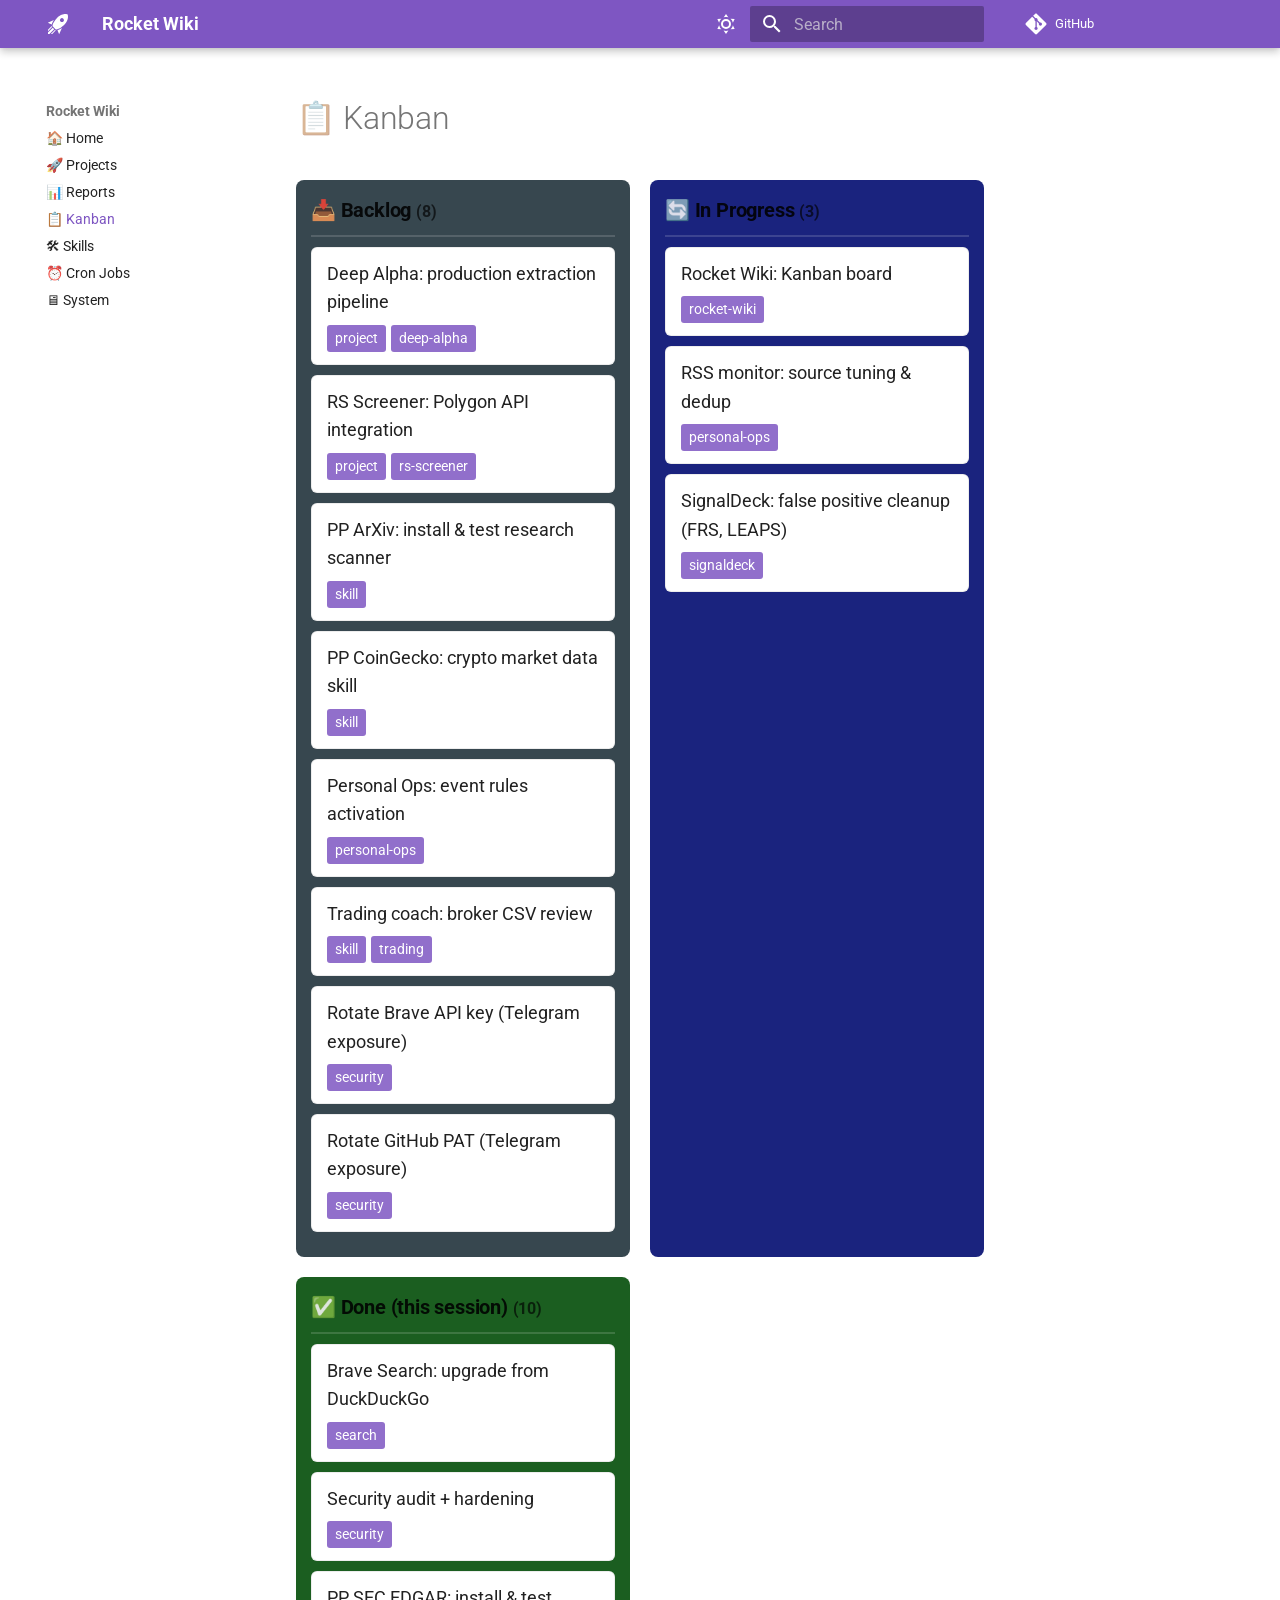
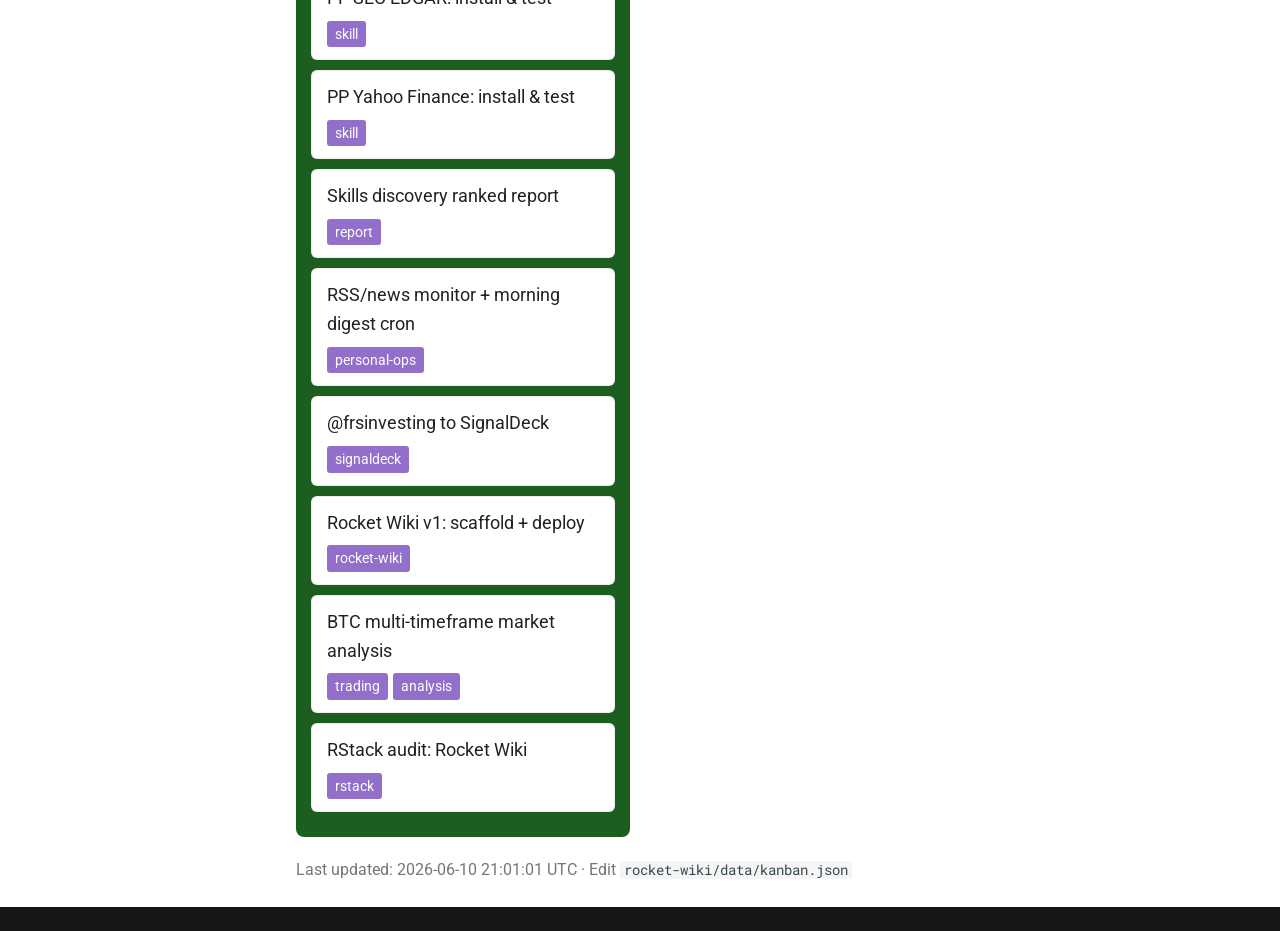
<file: kanban/index.html>
<!doctype html>
<html lang="en" class="no-js">
  <head>
    
      <meta charset="utf-8">
      <meta name="viewport" content="width=device-width,initial-scale=1">
      
        <meta name="description" content="Jack's personal operating system — projects, reports, skills, and automation">
      
      
        <meta name="author" content="Rocket & Jack">
      
      
      
        <link rel="prev" href="../reports/">
      
      
        <link rel="next" href="../skills/">
      
      
        
      
      
      <link rel="icon" href="https://raw.githubusercontent.com/twitter/twemoji/master/assets/svg/1f680.svg">
      <meta name="generator" content="mkdocs-1.6.1, mkdocs-material-9.7.6">
    
    
      
        <title>📋 Kanban - Rocket Wiki</title>
      
    
    
      <link rel="stylesheet" href="../assets/stylesheets/main.484c7ddc.min.css">
      
        
        <link rel="stylesheet" href="../assets/stylesheets/palette.ab4e12ef.min.css">
      
      


    
    
      
    
    
      
        
        
        <link rel="preconnect" href="https://fonts.gstatic.com" crossorigin>
        <link rel="stylesheet" href="https://fonts.googleapis.com/css?family=Roboto:300,300i,400,400i,700,700i%7CRoboto+Mono:400,400i,700,700i&display=fallback">
        <style>:root{--md-text-font:"Roboto";--md-code-font:"Roboto Mono"}</style>
      
    
    
      <link rel="stylesheet" href="../stylesheets/extra.css">
    
    <script>__md_scope=new URL("..",location),__md_hash=e=>[...e].reduce(((e,_)=>(e<<5)-e+_.charCodeAt(0)),0),__md_get=(e,_=localStorage,t=__md_scope)=>JSON.parse(_.getItem(t.pathname+"."+e)),__md_set=(e,_,t=localStorage,a=__md_scope)=>{try{t.setItem(a.pathname+"."+e,JSON.stringify(_))}catch(e){}}</script>
    
      

    
    
  </head>
  
  
    
    
      
    
    
    
    
    <body dir="ltr" data-md-color-scheme="slate" data-md-color-primary="deep-purple" data-md-color-accent="amber">
  
    
    <input class="md-toggle" data-md-toggle="drawer" type="checkbox" id="__drawer" autocomplete="off">
    <input class="md-toggle" data-md-toggle="search" type="checkbox" id="__search" autocomplete="off">
    <label class="md-overlay" for="__drawer"></label>
    <div data-md-component="skip">
      
        
        <a href="#kanban" class="md-skip">
          Skip to content
        </a>
      
    </div>
    <div data-md-component="announce">
      
    </div>
    
    
      

  

<header class="md-header md-header--shadow" data-md-component="header">
  <nav class="md-header__inner md-grid" aria-label="Header">
    <a href=".." title="Rocket Wiki" class="md-header__button md-logo" aria-label="Rocket Wiki" data-md-component="logo">
      
  
  <svg xmlns="http://www.w3.org/2000/svg" viewBox="0 0 24 24"><path d="m13.13 22.19-1.63-3.83c1.57-.58 3.04-1.36 4.4-2.27zM5.64 12.5l-3.83-1.63 6.1-2.77C7 9.46 6.22 10.93 5.64 12.5M21.61 2.39S16.66.269 11 5.93c-2.19 2.19-3.5 4.6-4.35 6.71-.28.75-.09 1.57.46 2.13l2.13 2.12c.55.56 1.37.74 2.12.46A19.1 19.1 0 0 0 18.07 13c5.66-5.66 3.54-10.61 3.54-10.61m-7.07 7.07c-.78-.78-.78-2.05 0-2.83s2.05-.78 2.83 0c.77.78.78 2.05 0 2.83s-2.05.78-2.83 0m-5.66 7.07-1.41-1.41zM6.24 22l3.64-3.64c-.34-.09-.67-.24-.97-.45L4.83 22zM2 22h1.41l4.77-4.76-1.42-1.41L2 20.59zm0-2.83 4.09-4.08c-.21-.3-.36-.62-.45-.97L2 17.76z"/></svg>

    </a>
    <label class="md-header__button md-icon" for="__drawer">
      
      <svg xmlns="http://www.w3.org/2000/svg" viewBox="0 0 24 24"><path d="M3 6h18v2H3zm0 5h18v2H3zm0 5h18v2H3z"/></svg>
    </label>
    <div class="md-header__title" data-md-component="header-title">
      <div class="md-header__ellipsis">
        <div class="md-header__topic">
          <span class="md-ellipsis">
            Rocket Wiki
          </span>
        </div>
        <div class="md-header__topic" data-md-component="header-topic">
          <span class="md-ellipsis">
            
              📋 Kanban
            
          </span>
        </div>
      </div>
    </div>
    
      
        <form class="md-header__option" data-md-component="palette">
  
    
    
    
    <input class="md-option" data-md-color-media="(prefers-color-scheme: dark)" data-md-color-scheme="slate" data-md-color-primary="deep-purple" data-md-color-accent="amber"  aria-label="Dark mode"  type="radio" name="__palette" id="__palette_0">
    
      <label class="md-header__button md-icon" title="Dark mode" for="__palette_1" hidden>
        <svg xmlns="http://www.w3.org/2000/svg" viewBox="0 0 24 24"><path d="m17.75 4.09-2.53 1.94.91 3.06-2.63-1.81-2.63 1.81.91-3.06-2.53-1.94L12.44 4l1.06-3 1.06 3zm3.5 6.91-1.64 1.25.59 1.98-1.7-1.17-1.7 1.17.59-1.98L15.75 11l2.06-.05L18.5 9l.69 1.95zm-2.28 4.95c.83-.08 1.72 1.1 1.19 1.85-.32.45-.66.87-1.08 1.27C15.17 23 8.84 23 4.94 19.07c-3.91-3.9-3.91-10.24 0-14.14.4-.4.82-.76 1.27-1.08.75-.53 1.93.36 1.85 1.19-.27 2.86.69 5.83 2.89 8.02a9.96 9.96 0 0 0 8.02 2.89m-1.64 2.02a12.08 12.08 0 0 1-7.8-3.47c-2.17-2.19-3.33-5-3.49-7.82-2.81 3.14-2.7 7.96.31 10.98 3.02 3.01 7.84 3.12 10.98.31"/></svg>
      </label>
    
  
    
    
    
    <input class="md-option" data-md-color-media="(prefers-color-scheme: light)" data-md-color-scheme="default" data-md-color-primary="deep-purple" data-md-color-accent="amber"  aria-label="Light mode"  type="radio" name="__palette" id="__palette_1">
    
      <label class="md-header__button md-icon" title="Light mode" for="__palette_0" hidden>
        <svg xmlns="http://www.w3.org/2000/svg" viewBox="0 0 24 24"><path d="M12 7a5 5 0 0 1 5 5 5 5 0 0 1-5 5 5 5 0 0 1-5-5 5 5 0 0 1 5-5m0 2a3 3 0 0 0-3 3 3 3 0 0 0 3 3 3 3 0 0 0 3-3 3 3 0 0 0-3-3m0-7 2.39 3.42C13.65 5.15 12.84 5 12 5s-1.65.15-2.39.42zM3.34 7l4.16-.35A7.2 7.2 0 0 0 5.94 8.5c-.44.74-.69 1.5-.83 2.29zm.02 10 1.76-3.77a7.131 7.131 0 0 0 2.38 4.14zM20.65 7l-1.77 3.79a7.02 7.02 0 0 0-2.38-4.15zm-.01 10-4.14.36c.59-.51 1.12-1.14 1.54-1.86.42-.73.69-1.5.83-2.29zM12 22l-2.41-3.44c.74.27 1.55.44 2.41.44.82 0 1.63-.17 2.37-.44z"/></svg>
      </label>
    
  
</form>
      
    
    
      <script>var palette=__md_get("__palette");if(palette&&palette.color){if("(prefers-color-scheme)"===palette.color.media){var media=matchMedia("(prefers-color-scheme: light)"),input=document.querySelector(media.matches?"[data-md-color-media='(prefers-color-scheme: light)']":"[data-md-color-media='(prefers-color-scheme: dark)']");palette.color.media=input.getAttribute("data-md-color-media"),palette.color.scheme=input.getAttribute("data-md-color-scheme"),palette.color.primary=input.getAttribute("data-md-color-primary"),palette.color.accent=input.getAttribute("data-md-color-accent")}for(var[key,value]of Object.entries(palette.color))document.body.setAttribute("data-md-color-"+key,value)}</script>
    
    
    
      
      
        <label class="md-header__button md-icon" for="__search">
          
          <svg xmlns="http://www.w3.org/2000/svg" viewBox="0 0 24 24"><path d="M9.5 3A6.5 6.5 0 0 1 16 9.5c0 1.61-.59 3.09-1.56 4.23l.27.27h.79l5 5-1.5 1.5-5-5v-.79l-.27-.27A6.52 6.52 0 0 1 9.5 16 6.5 6.5 0 0 1 3 9.5 6.5 6.5 0 0 1 9.5 3m0 2C7 5 5 7 5 9.5S7 14 9.5 14 14 12 14 9.5 12 5 9.5 5"/></svg>
        </label>
        <div class="md-search" data-md-component="search" role="dialog">
  <label class="md-search__overlay" for="__search"></label>
  <div class="md-search__inner" role="search">
    <form class="md-search__form" name="search">
      <input type="text" class="md-search__input" name="query" aria-label="Search" placeholder="Search" autocapitalize="off" autocorrect="off" autocomplete="off" spellcheck="false" data-md-component="search-query" required>
      <label class="md-search__icon md-icon" for="__search">
        
        <svg xmlns="http://www.w3.org/2000/svg" viewBox="0 0 24 24"><path d="M9.5 3A6.5 6.5 0 0 1 16 9.5c0 1.61-.59 3.09-1.56 4.23l.27.27h.79l5 5-1.5 1.5-5-5v-.79l-.27-.27A6.52 6.52 0 0 1 9.5 16 6.5 6.5 0 0 1 3 9.5 6.5 6.5 0 0 1 9.5 3m0 2C7 5 5 7 5 9.5S7 14 9.5 14 14 12 14 9.5 12 5 9.5 5"/></svg>
        
        <svg xmlns="http://www.w3.org/2000/svg" viewBox="0 0 24 24"><path d="M20 11v2H8l5.5 5.5-1.42 1.42L4.16 12l7.92-7.92L13.5 5.5 8 11z"/></svg>
      </label>
      <nav class="md-search__options" aria-label="Search">
        
        <button type="reset" class="md-search__icon md-icon" title="Clear" aria-label="Clear" tabindex="-1">
          
          <svg xmlns="http://www.w3.org/2000/svg" viewBox="0 0 24 24"><path d="M19 6.41 17.59 5 12 10.59 6.41 5 5 6.41 10.59 12 5 17.59 6.41 19 12 13.41 17.59 19 19 17.59 13.41 12z"/></svg>
        </button>
      </nav>
      
        <div class="md-search__suggest" data-md-component="search-suggest"></div>
      
    </form>
    <div class="md-search__output">
      <div class="md-search__scrollwrap" tabindex="0" data-md-scrollfix>
        <div class="md-search-result" data-md-component="search-result">
          <div class="md-search-result__meta">
            Initializing search
          </div>
          <ol class="md-search-result__list" role="presentation"></ol>
        </div>
      </div>
    </div>
  </div>
</div>
      
    
    
      <div class="md-header__source">
        <a href="https://github.com/jtjones0/rocket-wiki" title="Go to repository" class="md-source" data-md-component="source">
  <div class="md-source__icon md-icon">
    
    <svg xmlns="http://www.w3.org/2000/svg" viewBox="0 0 448 512"><!--! Font Awesome Free 7.1.0 by @fontawesome - https://fontawesome.com License - https://fontawesome.com/license/free (Icons: CC BY 4.0, Fonts: SIL OFL 1.1, Code: MIT License) Copyright 2025 Fonticons, Inc.--><path d="M439.6 236.1 244 40.5c-5.4-5.5-12.8-8.5-20.4-8.5s-15 3-20.4 8.4L162.5 81l51.5 51.5c27.1-9.1 52.7 16.8 43.4 43.7l49.7 49.7c34.2-11.8 61.2 31 35.5 56.7-26.5 26.5-70.2-2.9-56-37.3L240.3 199v121.9c25.3 12.5 22.3 41.8 9.1 55-6.4 6.4-15.2 10.1-24.3 10.1s-17.8-3.6-24.3-10.1c-17.6-17.6-11.1-46.9 11.2-56v-123c-20.8-8.5-24.6-30.7-18.6-45L142.6 101 8.5 235.1C3 240.6 0 247.9 0 255.5s3 15 8.5 20.4l195.6 195.7c5.4 5.4 12.7 8.4 20.4 8.4s15-3 20.4-8.4l194.7-194.7c5.4-5.4 8.4-12.8 8.4-20.4s-3-15-8.4-20.4"/></svg>
  </div>
  <div class="md-source__repository">
    GitHub
  </div>
</a>
      </div>
    
  </nav>
  
</header>
    
    <div class="md-container" data-md-component="container">
      
      
        
          
        
      
      <main class="md-main" data-md-component="main">
        <div class="md-main__inner md-grid">
          
            
              
              <div class="md-sidebar md-sidebar--primary" data-md-component="sidebar" data-md-type="navigation" >
                <div class="md-sidebar__scrollwrap">
                  <div class="md-sidebar__inner">
                    



<nav class="md-nav md-nav--primary" aria-label="Navigation" data-md-level="0">
  <label class="md-nav__title" for="__drawer">
    <a href=".." title="Rocket Wiki" class="md-nav__button md-logo" aria-label="Rocket Wiki" data-md-component="logo">
      
  
  <svg xmlns="http://www.w3.org/2000/svg" viewBox="0 0 24 24"><path d="m13.13 22.19-1.63-3.83c1.57-.58 3.04-1.36 4.4-2.27zM5.64 12.5l-3.83-1.63 6.1-2.77C7 9.46 6.22 10.93 5.64 12.5M21.61 2.39S16.66.269 11 5.93c-2.19 2.19-3.5 4.6-4.35 6.71-.28.75-.09 1.57.46 2.13l2.13 2.12c.55.56 1.37.74 2.12.46A19.1 19.1 0 0 0 18.07 13c5.66-5.66 3.54-10.61 3.54-10.61m-7.07 7.07c-.78-.78-.78-2.05 0-2.83s2.05-.78 2.83 0c.77.78.78 2.05 0 2.83s-2.05.78-2.83 0m-5.66 7.07-1.41-1.41zM6.24 22l3.64-3.64c-.34-.09-.67-.24-.97-.45L4.83 22zM2 22h1.41l4.77-4.76-1.42-1.41L2 20.59zm0-2.83 4.09-4.08c-.21-.3-.36-.62-.45-.97L2 17.76z"/></svg>

    </a>
    Rocket Wiki
  </label>
  
    <div class="md-nav__source">
      <a href="https://github.com/jtjones0/rocket-wiki" title="Go to repository" class="md-source" data-md-component="source">
  <div class="md-source__icon md-icon">
    
    <svg xmlns="http://www.w3.org/2000/svg" viewBox="0 0 448 512"><!--! Font Awesome Free 7.1.0 by @fontawesome - https://fontawesome.com License - https://fontawesome.com/license/free (Icons: CC BY 4.0, Fonts: SIL OFL 1.1, Code: MIT License) Copyright 2025 Fonticons, Inc.--><path d="M439.6 236.1 244 40.5c-5.4-5.5-12.8-8.5-20.4-8.5s-15 3-20.4 8.4L162.5 81l51.5 51.5c27.1-9.1 52.7 16.8 43.4 43.7l49.7 49.7c34.2-11.8 61.2 31 35.5 56.7-26.5 26.5-70.2-2.9-56-37.3L240.3 199v121.9c25.3 12.5 22.3 41.8 9.1 55-6.4 6.4-15.2 10.1-24.3 10.1s-17.8-3.6-24.3-10.1c-17.6-17.6-11.1-46.9 11.2-56v-123c-20.8-8.5-24.6-30.7-18.6-45L142.6 101 8.5 235.1C3 240.6 0 247.9 0 255.5s3 15 8.5 20.4l195.6 195.7c5.4 5.4 12.7 8.4 20.4 8.4s15-3 20.4-8.4l194.7-194.7c5.4-5.4 8.4-12.8 8.4-20.4s-3-15-8.4-20.4"/></svg>
  </div>
  <div class="md-source__repository">
    GitHub
  </div>
</a>
    </div>
  
  <ul class="md-nav__list" data-md-scrollfix>
    
      
      
  
  
  
  
    <li class="md-nav__item">
      <a href=".." class="md-nav__link">
        
  
  
  <span class="md-ellipsis">
    
  
    🏠 Home
  

    
  </span>
  
  

      </a>
    </li>
  

    
      
      
  
  
  
  
    <li class="md-nav__item">
      <a href="../projects/" class="md-nav__link">
        
  
  
  <span class="md-ellipsis">
    
  
    🚀 Projects
  

    
  </span>
  
  

      </a>
    </li>
  

    
      
      
  
  
  
  
    <li class="md-nav__item">
      <a href="../reports/" class="md-nav__link">
        
  
  
  <span class="md-ellipsis">
    
  
    📊 Reports
  

    
  </span>
  
  

      </a>
    </li>
  

    
      
      
  
  
    
  
  
  
    <li class="md-nav__item md-nav__item--active">
      
      <input class="md-nav__toggle md-toggle" type="checkbox" id="__toc">
      
      
        
      
      
      <a href="./" class="md-nav__link md-nav__link--active">
        
  
  
  <span class="md-ellipsis">
    
  
    📋 Kanban
  

    
  </span>
  
  

      </a>
      
    </li>
  

    
      
      
  
  
  
  
    <li class="md-nav__item">
      <a href="../skills/" class="md-nav__link">
        
  
  
  <span class="md-ellipsis">
    
  
    🛠 Skills
  

    
  </span>
  
  

      </a>
    </li>
  

    
      
      
  
  
  
  
    <li class="md-nav__item">
      <a href="../cron-jobs/" class="md-nav__link">
        
  
  
  <span class="md-ellipsis">
    
  
    ⏰ Cron Jobs
  

    
  </span>
  
  

      </a>
    </li>
  

    
      
      
  
  
  
  
    <li class="md-nav__item">
      <a href="../system/" class="md-nav__link">
        
  
  
  <span class="md-ellipsis">
    
  
    🖥 System
  

    
  </span>
  
  

      </a>
    </li>
  

    
  </ul>
</nav>
                  </div>
                </div>
              </div>
            
            
              
              <div class="md-sidebar md-sidebar--secondary" data-md-component="sidebar" data-md-type="toc" >
                <div class="md-sidebar__scrollwrap">
                  <div class="md-sidebar__inner">
                    

<nav class="md-nav md-nav--secondary" aria-label="Table of contents">
  
  
  
    
  
  
</nav>
                  </div>
                </div>
              </div>
            
          
          
            <div class="md-content" data-md-component="content">
              
              <article class="md-content__inner md-typeset">
                
                  



<h1 id="kanban">📋 Kanban<a class="headerlink" href="#kanban" title="Permanent link">&para;</a></h1>
<div class="kanban-board">
<div class="kanban-column" style="background:#37474f">
<h3>📥 Backlog <small>(8)</small></h3>
<div class="kanban-card priority-medium">
<div>Deep Alpha: production extraction pipeline</div>
<div class="tags">
<span class="tag">project</span>
<span class="tag">deep-alpha</span>
</div>
</div>
<div class="kanban-card priority-low">
<div>RS Screener: Polygon API integration</div>
<div class="tags">
<span class="tag">project</span>
<span class="tag">rs-screener</span>
</div>
</div>
<div class="kanban-card priority-medium">
<div>PP ArXiv: install & test research scanner</div>
<div class="tags">
<span class="tag">skill</span>
</div>
</div>
<div class="kanban-card priority-medium">
<div>PP CoinGecko: crypto market data skill</div>
<div class="tags">
<span class="tag">skill</span>
</div>
</div>
<div class="kanban-card priority-low">
<div>Personal Ops: event rules activation</div>
<div class="tags">
<span class="tag">personal-ops</span>
</div>
</div>
<div class="kanban-card priority-low">
<div>Trading coach: broker CSV review</div>
<div class="tags">
<span class="tag">skill</span>
<span class="tag">trading</span>
</div>
</div>
<div class="kanban-card priority-medium">
<div>Rotate Brave API key (Telegram exposure)</div>
<div class="tags">
<span class="tag">security</span>
</div>
</div>
<div class="kanban-card priority-medium">
<div>Rotate GitHub PAT (Telegram exposure)</div>
<div class="tags">
<span class="tag">security</span>
</div>
</div>
</div>
<div class="kanban-column" style="background:#1a237e">
<h3>🔄 In Progress <small>(3)</small></h3>
<div class="kanban-card priority-high">
<div>Rocket Wiki: Kanban board</div>
<div class="tags">
<span class="tag">rocket-wiki</span>
</div>
</div>
<div class="kanban-card priority-medium">
<div>RSS monitor: source tuning & dedup</div>
<div class="tags">
<span class="tag">personal-ops</span>
</div>
</div>
<div class="kanban-card priority-medium">
<div>SignalDeck: false positive cleanup (FRS, LEAPS)</div>
<div class="tags">
<span class="tag">signaldeck</span>
</div>
</div>
</div>
<div class="kanban-column" style="background:#1b5e20">
<h3>✅ Done (this session) <small>(10)</small></h3>
<div class="kanban-card priority-">
<div>Brave Search: upgrade from DuckDuckGo</div>
<div class="tags">
<span class="tag">search</span>
</div>
</div>
<div class="kanban-card priority-">
<div>Security audit + hardening</div>
<div class="tags">
<span class="tag">security</span>
</div>
</div>
<div class="kanban-card priority-">
<div>PP SEC EDGAR: install & test</div>
<div class="tags">
<span class="tag">skill</span>
</div>
</div>
<div class="kanban-card priority-">
<div>PP Yahoo Finance: install & test</div>
<div class="tags">
<span class="tag">skill</span>
</div>
</div>
<div class="kanban-card priority-">
<div>Skills discovery ranked report</div>
<div class="tags">
<span class="tag">report</span>
</div>
</div>
<div class="kanban-card priority-">
<div>RSS/news monitor + morning digest cron</div>
<div class="tags">
<span class="tag">personal-ops</span>
</div>
</div>
<div class="kanban-card priority-">
<div>@frsinvesting to SignalDeck</div>
<div class="tags">
<span class="tag">signaldeck</span>
</div>
</div>
<div class="kanban-card priority-">
<div>Rocket Wiki v1: scaffold + deploy</div>
<div class="tags">
<span class="tag">rocket-wiki</span>
</div>
</div>
<div class="kanban-card priority-">
<div>BTC multi-timeframe market analysis</div>
<div class="tags">
<span class="tag">trading</span>
<span class="tag">analysis</span>
</div>
</div>
<div class="kanban-card priority-">
<div>RStack audit: Rocket Wiki</div>
<div class="tags">
<span class="tag">rstack</span>
</div>
</div>
</div>
</div>
<p style="font-size:0.8rem;color:var(--md-default-fg-color--light);margin-top:1rem;">Last updated: 2026-06-10 21:01:01 UTC · Edit <code>rocket-wiki/data/kanban.json</code></p>












                
              </article>
            </div>
          
          
<script>var target=document.getElementById(location.hash.slice(1));target&&target.name&&(target.checked=target.name.startsWith("__tabbed_"))</script>
        </div>
        
          <button type="button" class="md-top md-icon" data-md-component="top" hidden>
  
  <svg xmlns="http://www.w3.org/2000/svg" viewBox="0 0 24 24"><path d="M13 20h-2V8l-5.5 5.5-1.42-1.42L12 4.16l7.92 7.92-1.42 1.42L13 8z"/></svg>
  Back to top
</button>
        
      </main>
      
        <footer class="md-footer">
  
  <div class="md-footer-meta md-typeset">
    <div class="md-footer-meta__inner md-grid">
      <div class="md-copyright">
  
  
</div>
      
    </div>
  </div>
</footer>
      
    </div>
    <div class="md-dialog" data-md-component="dialog">
      <div class="md-dialog__inner md-typeset"></div>
    </div>
    
    
    
      
      
      <script id="__config" type="application/json">{"annotate": null, "base": "..", "features": ["navigation.instant", "navigation.tracking", "navigation.sections", "navigation.top", "search.highlight", "search.suggest", "content.code.copy"], "search": "../assets/javascripts/workers/search.2c215733.min.js", "tags": null, "translations": {"clipboard.copied": "Copied to clipboard", "clipboard.copy": "Copy to clipboard", "search.result.more.one": "1 more on this page", "search.result.more.other": "# more on this page", "search.result.none": "No matching documents", "search.result.one": "1 matching document", "search.result.other": "# matching documents", "search.result.placeholder": "Type to start searching", "search.result.term.missing": "Missing", "select.version": "Select version"}, "version": null}</script>
    
    
      <script src="../assets/javascripts/bundle.79ae519e.min.js"></script>
      
    
  </body>
</html>
</file>
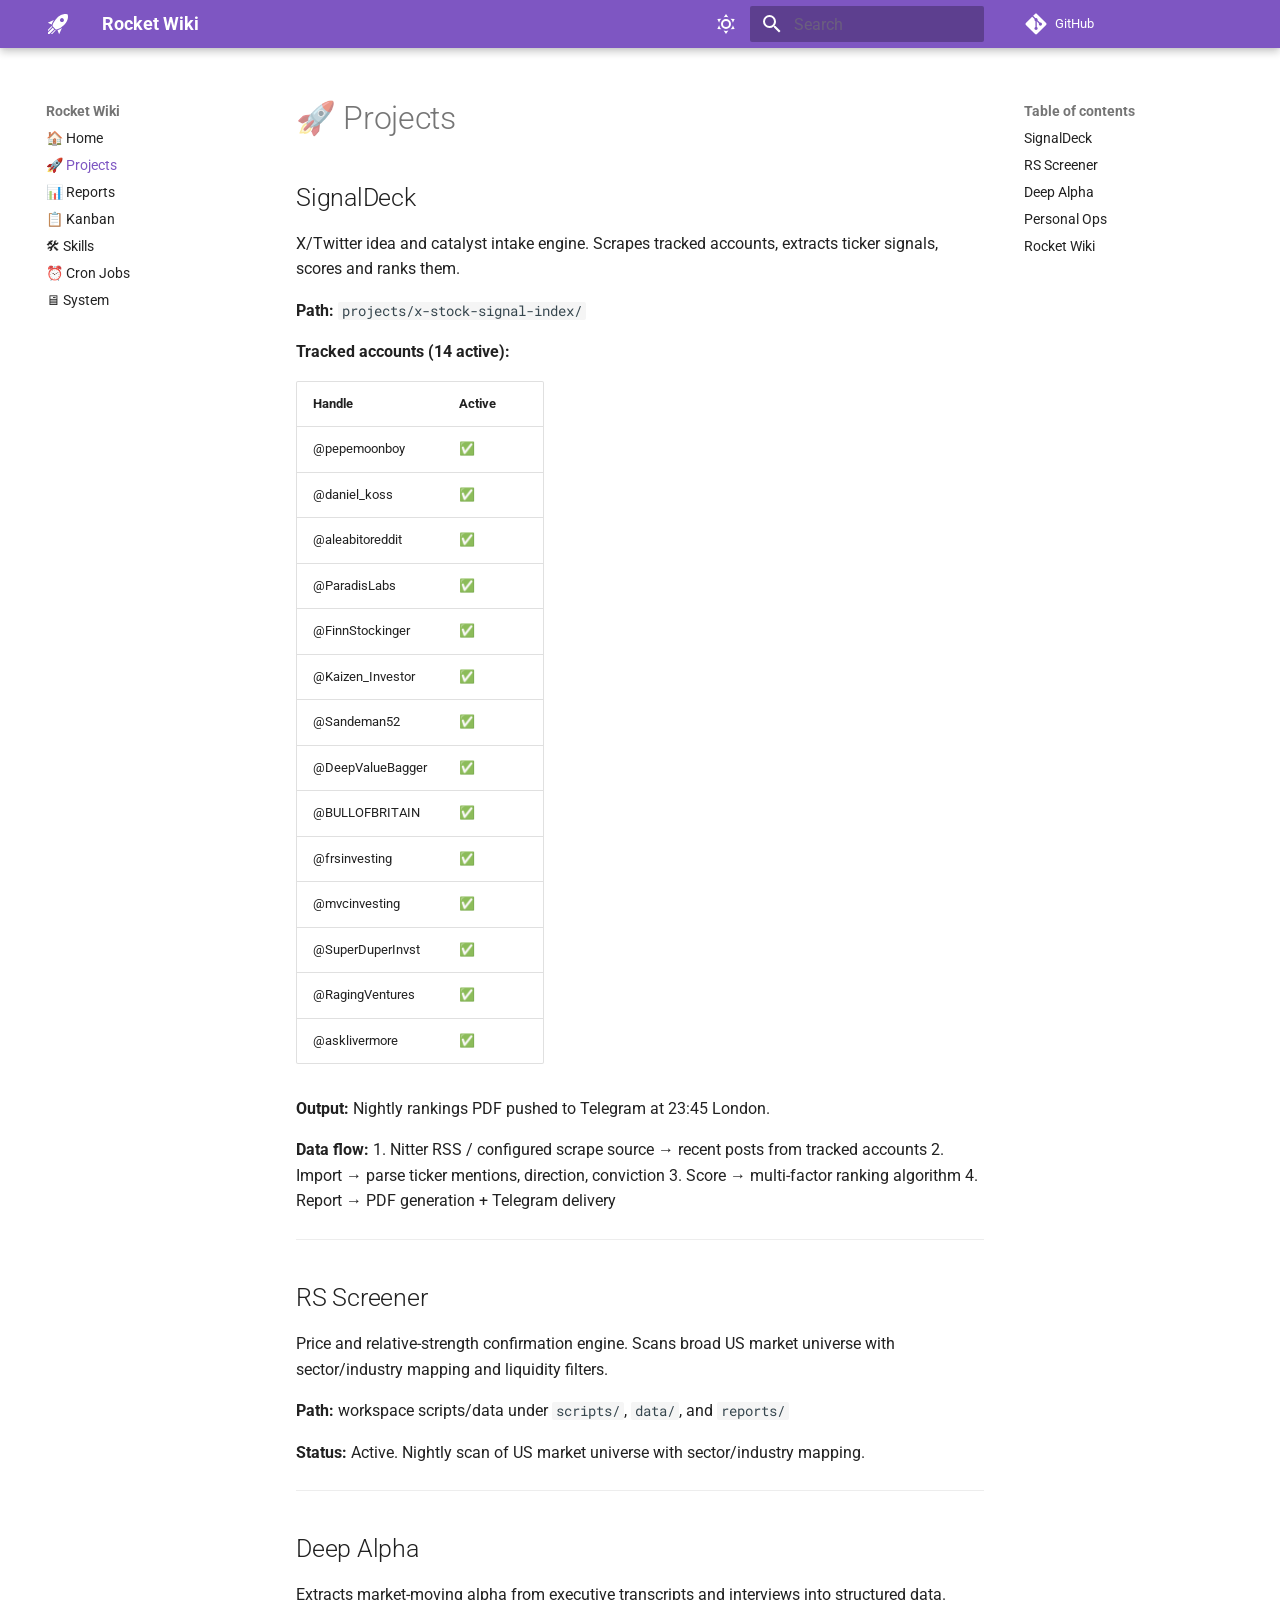
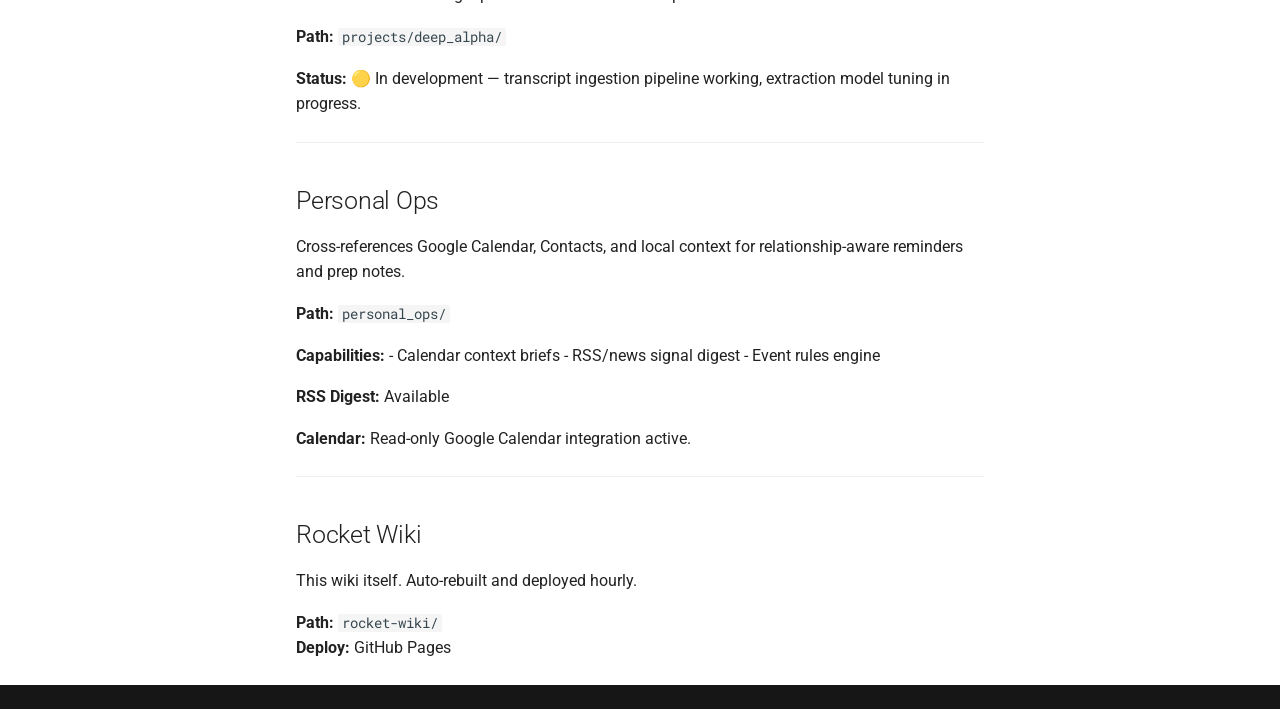
<file: projects/index.html>
<!doctype html>
<html lang="en" class="no-js">
  <head>
    
      <meta charset="utf-8">
      <meta name="viewport" content="width=device-width,initial-scale=1">
      
        <meta name="description" content="Jack's personal operating system — projects, reports, skills, and automation">
      
      
        <meta name="author" content="Rocket & Jack">
      
      
      
        <link rel="prev" href="..">
      
      
        <link rel="next" href="../reports/">
      
      
        
      
      
      <link rel="icon" href="https://raw.githubusercontent.com/twitter/twemoji/master/assets/svg/1f680.svg">
      <meta name="generator" content="mkdocs-1.6.1, mkdocs-material-9.7.6">
    
    
      
        <title>🚀 Projects - Rocket Wiki</title>
      
    
    
      <link rel="stylesheet" href="../assets/stylesheets/main.484c7ddc.min.css">
      
        
        <link rel="stylesheet" href="../assets/stylesheets/palette.ab4e12ef.min.css">
      
      


    
    
      
    
    
      
        
        
        <link rel="preconnect" href="https://fonts.gstatic.com" crossorigin>
        <link rel="stylesheet" href="https://fonts.googleapis.com/css?family=Roboto:300,300i,400,400i,700,700i%7CRoboto+Mono:400,400i,700,700i&display=fallback">
        <style>:root{--md-text-font:"Roboto";--md-code-font:"Roboto Mono"}</style>
      
    
    
      <link rel="stylesheet" href="../stylesheets/extra.css">
    
    <script>__md_scope=new URL("..",location),__md_hash=e=>[...e].reduce(((e,_)=>(e<<5)-e+_.charCodeAt(0)),0),__md_get=(e,_=localStorage,t=__md_scope)=>JSON.parse(_.getItem(t.pathname+"."+e)),__md_set=(e,_,t=localStorage,a=__md_scope)=>{try{t.setItem(a.pathname+"."+e,JSON.stringify(_))}catch(e){}}</script>
    
      

    
    
  </head>
  
  
    
    
      
    
    
    
    
    <body dir="ltr" data-md-color-scheme="slate" data-md-color-primary="deep-purple" data-md-color-accent="amber">
  
    
    <input class="md-toggle" data-md-toggle="drawer" type="checkbox" id="__drawer" autocomplete="off">
    <input class="md-toggle" data-md-toggle="search" type="checkbox" id="__search" autocomplete="off">
    <label class="md-overlay" for="__drawer"></label>
    <div data-md-component="skip">
      
        
        <a href="#projects" class="md-skip">
          Skip to content
        </a>
      
    </div>
    <div data-md-component="announce">
      
    </div>
    
    
      

  

<header class="md-header md-header--shadow" data-md-component="header">
  <nav class="md-header__inner md-grid" aria-label="Header">
    <a href=".." title="Rocket Wiki" class="md-header__button md-logo" aria-label="Rocket Wiki" data-md-component="logo">
      
  
  <svg xmlns="http://www.w3.org/2000/svg" viewBox="0 0 24 24"><path d="m13.13 22.19-1.63-3.83c1.57-.58 3.04-1.36 4.4-2.27zM5.64 12.5l-3.83-1.63 6.1-2.77C7 9.46 6.22 10.93 5.64 12.5M21.61 2.39S16.66.269 11 5.93c-2.19 2.19-3.5 4.6-4.35 6.71-.28.75-.09 1.57.46 2.13l2.13 2.12c.55.56 1.37.74 2.12.46A19.1 19.1 0 0 0 18.07 13c5.66-5.66 3.54-10.61 3.54-10.61m-7.07 7.07c-.78-.78-.78-2.05 0-2.83s2.05-.78 2.83 0c.77.78.78 2.05 0 2.83s-2.05.78-2.83 0m-5.66 7.07-1.41-1.41zM6.24 22l3.64-3.64c-.34-.09-.67-.24-.97-.45L4.83 22zM2 22h1.41l4.77-4.76-1.42-1.41L2 20.59zm0-2.83 4.09-4.08c-.21-.3-.36-.62-.45-.97L2 17.76z"/></svg>

    </a>
    <label class="md-header__button md-icon" for="__drawer">
      
      <svg xmlns="http://www.w3.org/2000/svg" viewBox="0 0 24 24"><path d="M3 6h18v2H3zm0 5h18v2H3zm0 5h18v2H3z"/></svg>
    </label>
    <div class="md-header__title" data-md-component="header-title">
      <div class="md-header__ellipsis">
        <div class="md-header__topic">
          <span class="md-ellipsis">
            Rocket Wiki
          </span>
        </div>
        <div class="md-header__topic" data-md-component="header-topic">
          <span class="md-ellipsis">
            
              🚀 Projects
            
          </span>
        </div>
      </div>
    </div>
    
      
        <form class="md-header__option" data-md-component="palette">
  
    
    
    
    <input class="md-option" data-md-color-media="(prefers-color-scheme: dark)" data-md-color-scheme="slate" data-md-color-primary="deep-purple" data-md-color-accent="amber"  aria-label="Dark mode"  type="radio" name="__palette" id="__palette_0">
    
      <label class="md-header__button md-icon" title="Dark mode" for="__palette_1" hidden>
        <svg xmlns="http://www.w3.org/2000/svg" viewBox="0 0 24 24"><path d="m17.75 4.09-2.53 1.94.91 3.06-2.63-1.81-2.63 1.81.91-3.06-2.53-1.94L12.44 4l1.06-3 1.06 3zm3.5 6.91-1.64 1.25.59 1.98-1.7-1.17-1.7 1.17.59-1.98L15.75 11l2.06-.05L18.5 9l.69 1.95zm-2.28 4.95c.83-.08 1.72 1.1 1.19 1.85-.32.45-.66.87-1.08 1.27C15.17 23 8.84 23 4.94 19.07c-3.91-3.9-3.91-10.24 0-14.14.4-.4.82-.76 1.27-1.08.75-.53 1.93.36 1.85 1.19-.27 2.86.69 5.83 2.89 8.02a9.96 9.96 0 0 0 8.02 2.89m-1.64 2.02a12.08 12.08 0 0 1-7.8-3.47c-2.17-2.19-3.33-5-3.49-7.82-2.81 3.14-2.7 7.96.31 10.98 3.02 3.01 7.84 3.12 10.98.31"/></svg>
      </label>
    
  
    
    
    
    <input class="md-option" data-md-color-media="(prefers-color-scheme: light)" data-md-color-scheme="default" data-md-color-primary="deep-purple" data-md-color-accent="amber"  aria-label="Light mode"  type="radio" name="__palette" id="__palette_1">
    
      <label class="md-header__button md-icon" title="Light mode" for="__palette_0" hidden>
        <svg xmlns="http://www.w3.org/2000/svg" viewBox="0 0 24 24"><path d="M12 7a5 5 0 0 1 5 5 5 5 0 0 1-5 5 5 5 0 0 1-5-5 5 5 0 0 1 5-5m0 2a3 3 0 0 0-3 3 3 3 0 0 0 3 3 3 3 0 0 0 3-3 3 3 0 0 0-3-3m0-7 2.39 3.42C13.65 5.15 12.84 5 12 5s-1.65.15-2.39.42zM3.34 7l4.16-.35A7.2 7.2 0 0 0 5.94 8.5c-.44.74-.69 1.5-.83 2.29zm.02 10 1.76-3.77a7.131 7.131 0 0 0 2.38 4.14zM20.65 7l-1.77 3.79a7.02 7.02 0 0 0-2.38-4.15zm-.01 10-4.14.36c.59-.51 1.12-1.14 1.54-1.86.42-.73.69-1.5.83-2.29zM12 22l-2.41-3.44c.74.27 1.55.44 2.41.44.82 0 1.63-.17 2.37-.44z"/></svg>
      </label>
    
  
</form>
      
    
    
      <script>var palette=__md_get("__palette");if(palette&&palette.color){if("(prefers-color-scheme)"===palette.color.media){var media=matchMedia("(prefers-color-scheme: light)"),input=document.querySelector(media.matches?"[data-md-color-media='(prefers-color-scheme: light)']":"[data-md-color-media='(prefers-color-scheme: dark)']");palette.color.media=input.getAttribute("data-md-color-media"),palette.color.scheme=input.getAttribute("data-md-color-scheme"),palette.color.primary=input.getAttribute("data-md-color-primary"),palette.color.accent=input.getAttribute("data-md-color-accent")}for(var[key,value]of Object.entries(palette.color))document.body.setAttribute("data-md-color-"+key,value)}</script>
    
    
    
      
      
        <label class="md-header__button md-icon" for="__search">
          
          <svg xmlns="http://www.w3.org/2000/svg" viewBox="0 0 24 24"><path d="M9.5 3A6.5 6.5 0 0 1 16 9.5c0 1.61-.59 3.09-1.56 4.23l.27.27h.79l5 5-1.5 1.5-5-5v-.79l-.27-.27A6.52 6.52 0 0 1 9.5 16 6.5 6.5 0 0 1 3 9.5 6.5 6.5 0 0 1 9.5 3m0 2C7 5 5 7 5 9.5S7 14 9.5 14 14 12 14 9.5 12 5 9.5 5"/></svg>
        </label>
        <div class="md-search" data-md-component="search" role="dialog">
  <label class="md-search__overlay" for="__search"></label>
  <div class="md-search__inner" role="search">
    <form class="md-search__form" name="search">
      <input type="text" class="md-search__input" name="query" aria-label="Search" placeholder="Search" autocapitalize="off" autocorrect="off" autocomplete="off" spellcheck="false" data-md-component="search-query" required>
      <label class="md-search__icon md-icon" for="__search">
        
        <svg xmlns="http://www.w3.org/2000/svg" viewBox="0 0 24 24"><path d="M9.5 3A6.5 6.5 0 0 1 16 9.5c0 1.61-.59 3.09-1.56 4.23l.27.27h.79l5 5-1.5 1.5-5-5v-.79l-.27-.27A6.52 6.52 0 0 1 9.5 16 6.5 6.5 0 0 1 3 9.5 6.5 6.5 0 0 1 9.5 3m0 2C7 5 5 7 5 9.5S7 14 9.5 14 14 12 14 9.5 12 5 9.5 5"/></svg>
        
        <svg xmlns="http://www.w3.org/2000/svg" viewBox="0 0 24 24"><path d="M20 11v2H8l5.5 5.5-1.42 1.42L4.16 12l7.92-7.92L13.5 5.5 8 11z"/></svg>
      </label>
      <nav class="md-search__options" aria-label="Search">
        
        <button type="reset" class="md-search__icon md-icon" title="Clear" aria-label="Clear" tabindex="-1">
          
          <svg xmlns="http://www.w3.org/2000/svg" viewBox="0 0 24 24"><path d="M19 6.41 17.59 5 12 10.59 6.41 5 5 6.41 10.59 12 5 17.59 6.41 19 12 13.41 17.59 19 19 17.59 13.41 12z"/></svg>
        </button>
      </nav>
      
        <div class="md-search__suggest" data-md-component="search-suggest"></div>
      
    </form>
    <div class="md-search__output">
      <div class="md-search__scrollwrap" tabindex="0" data-md-scrollfix>
        <div class="md-search-result" data-md-component="search-result">
          <div class="md-search-result__meta">
            Initializing search
          </div>
          <ol class="md-search-result__list" role="presentation"></ol>
        </div>
      </div>
    </div>
  </div>
</div>
      
    
    
      <div class="md-header__source">
        <a href="https://github.com/jtjones0/rocket-wiki" title="Go to repository" class="md-source" data-md-component="source">
  <div class="md-source__icon md-icon">
    
    <svg xmlns="http://www.w3.org/2000/svg" viewBox="0 0 448 512"><!--! Font Awesome Free 7.1.0 by @fontawesome - https://fontawesome.com License - https://fontawesome.com/license/free (Icons: CC BY 4.0, Fonts: SIL OFL 1.1, Code: MIT License) Copyright 2025 Fonticons, Inc.--><path d="M439.6 236.1 244 40.5c-5.4-5.5-12.8-8.5-20.4-8.5s-15 3-20.4 8.4L162.5 81l51.5 51.5c27.1-9.1 52.7 16.8 43.4 43.7l49.7 49.7c34.2-11.8 61.2 31 35.5 56.7-26.5 26.5-70.2-2.9-56-37.3L240.3 199v121.9c25.3 12.5 22.3 41.8 9.1 55-6.4 6.4-15.2 10.1-24.3 10.1s-17.8-3.6-24.3-10.1c-17.6-17.6-11.1-46.9 11.2-56v-123c-20.8-8.5-24.6-30.7-18.6-45L142.6 101 8.5 235.1C3 240.6 0 247.9 0 255.5s3 15 8.5 20.4l195.6 195.7c5.4 5.4 12.7 8.4 20.4 8.4s15-3 20.4-8.4l194.7-194.7c5.4-5.4 8.4-12.8 8.4-20.4s-3-15-8.4-20.4"/></svg>
  </div>
  <div class="md-source__repository">
    GitHub
  </div>
</a>
      </div>
    
  </nav>
  
</header>
    
    <div class="md-container" data-md-component="container">
      
      
        
          
        
      
      <main class="md-main" data-md-component="main">
        <div class="md-main__inner md-grid">
          
            
              
              <div class="md-sidebar md-sidebar--primary" data-md-component="sidebar" data-md-type="navigation" >
                <div class="md-sidebar__scrollwrap">
                  <div class="md-sidebar__inner">
                    



<nav class="md-nav md-nav--primary" aria-label="Navigation" data-md-level="0">
  <label class="md-nav__title" for="__drawer">
    <a href=".." title="Rocket Wiki" class="md-nav__button md-logo" aria-label="Rocket Wiki" data-md-component="logo">
      
  
  <svg xmlns="http://www.w3.org/2000/svg" viewBox="0 0 24 24"><path d="m13.13 22.19-1.63-3.83c1.57-.58 3.04-1.36 4.4-2.27zM5.64 12.5l-3.83-1.63 6.1-2.77C7 9.46 6.22 10.93 5.64 12.5M21.61 2.39S16.66.269 11 5.93c-2.19 2.19-3.5 4.6-4.35 6.71-.28.75-.09 1.57.46 2.13l2.13 2.12c.55.56 1.37.74 2.12.46A19.1 19.1 0 0 0 18.07 13c5.66-5.66 3.54-10.61 3.54-10.61m-7.07 7.07c-.78-.78-.78-2.05 0-2.83s2.05-.78 2.83 0c.77.78.78 2.05 0 2.83s-2.05.78-2.83 0m-5.66 7.07-1.41-1.41zM6.24 22l3.64-3.64c-.34-.09-.67-.24-.97-.45L4.83 22zM2 22h1.41l4.77-4.76-1.42-1.41L2 20.59zm0-2.83 4.09-4.08c-.21-.3-.36-.62-.45-.97L2 17.76z"/></svg>

    </a>
    Rocket Wiki
  </label>
  
    <div class="md-nav__source">
      <a href="https://github.com/jtjones0/rocket-wiki" title="Go to repository" class="md-source" data-md-component="source">
  <div class="md-source__icon md-icon">
    
    <svg xmlns="http://www.w3.org/2000/svg" viewBox="0 0 448 512"><!--! Font Awesome Free 7.1.0 by @fontawesome - https://fontawesome.com License - https://fontawesome.com/license/free (Icons: CC BY 4.0, Fonts: SIL OFL 1.1, Code: MIT License) Copyright 2025 Fonticons, Inc.--><path d="M439.6 236.1 244 40.5c-5.4-5.5-12.8-8.5-20.4-8.5s-15 3-20.4 8.4L162.5 81l51.5 51.5c27.1-9.1 52.7 16.8 43.4 43.7l49.7 49.7c34.2-11.8 61.2 31 35.5 56.7-26.5 26.5-70.2-2.9-56-37.3L240.3 199v121.9c25.3 12.5 22.3 41.8 9.1 55-6.4 6.4-15.2 10.1-24.3 10.1s-17.8-3.6-24.3-10.1c-17.6-17.6-11.1-46.9 11.2-56v-123c-20.8-8.5-24.6-30.7-18.6-45L142.6 101 8.5 235.1C3 240.6 0 247.9 0 255.5s3 15 8.5 20.4l195.6 195.7c5.4 5.4 12.7 8.4 20.4 8.4s15-3 20.4-8.4l194.7-194.7c5.4-5.4 8.4-12.8 8.4-20.4s-3-15-8.4-20.4"/></svg>
  </div>
  <div class="md-source__repository">
    GitHub
  </div>
</a>
    </div>
  
  <ul class="md-nav__list" data-md-scrollfix>
    
      
      
  
  
  
  
    <li class="md-nav__item">
      <a href=".." class="md-nav__link">
        
  
  
  <span class="md-ellipsis">
    
  
    🏠 Home
  

    
  </span>
  
  

      </a>
    </li>
  

    
      
      
  
  
    
  
  
  
    <li class="md-nav__item md-nav__item--active">
      
      <input class="md-nav__toggle md-toggle" type="checkbox" id="__toc">
      
      
        
      
      
        <label class="md-nav__link md-nav__link--active" for="__toc">
          
  
  
  <span class="md-ellipsis">
    
  
    🚀 Projects
  

    
  </span>
  
  

          <span class="md-nav__icon md-icon"></span>
        </label>
      
      <a href="./" class="md-nav__link md-nav__link--active">
        
  
  
  <span class="md-ellipsis">
    
  
    🚀 Projects
  

    
  </span>
  
  

      </a>
      
        

<nav class="md-nav md-nav--secondary" aria-label="Table of contents">
  
  
  
    
  
  
    <label class="md-nav__title" for="__toc">
      <span class="md-nav__icon md-icon"></span>
      Table of contents
    </label>
    <ul class="md-nav__list" data-md-component="toc" data-md-scrollfix>
      
        <li class="md-nav__item">
  <a href="#signaldeck" class="md-nav__link">
    <span class="md-ellipsis">
      
        SignalDeck
      
    </span>
  </a>
  
</li>
      
        <li class="md-nav__item">
  <a href="#rs-screener" class="md-nav__link">
    <span class="md-ellipsis">
      
        RS Screener
      
    </span>
  </a>
  
</li>
      
        <li class="md-nav__item">
  <a href="#deep-alpha" class="md-nav__link">
    <span class="md-ellipsis">
      
        Deep Alpha
      
    </span>
  </a>
  
</li>
      
        <li class="md-nav__item">
  <a href="#personal-ops" class="md-nav__link">
    <span class="md-ellipsis">
      
        Personal Ops
      
    </span>
  </a>
  
</li>
      
        <li class="md-nav__item">
  <a href="#rocket-wiki" class="md-nav__link">
    <span class="md-ellipsis">
      
        Rocket Wiki
      
    </span>
  </a>
  
</li>
      
    </ul>
  
</nav>
      
    </li>
  

    
      
      
  
  
  
  
    <li class="md-nav__item">
      <a href="../reports/" class="md-nav__link">
        
  
  
  <span class="md-ellipsis">
    
  
    📊 Reports
  

    
  </span>
  
  

      </a>
    </li>
  

    
      
      
  
  
  
  
    <li class="md-nav__item">
      <a href="../kanban/" class="md-nav__link">
        
  
  
  <span class="md-ellipsis">
    
  
    📋 Kanban
  

    
  </span>
  
  

      </a>
    </li>
  

    
      
      
  
  
  
  
    <li class="md-nav__item">
      <a href="../skills/" class="md-nav__link">
        
  
  
  <span class="md-ellipsis">
    
  
    🛠 Skills
  

    
  </span>
  
  

      </a>
    </li>
  

    
      
      
  
  
  
  
    <li class="md-nav__item">
      <a href="../cron-jobs/" class="md-nav__link">
        
  
  
  <span class="md-ellipsis">
    
  
    ⏰ Cron Jobs
  

    
  </span>
  
  

      </a>
    </li>
  

    
      
      
  
  
  
  
    <li class="md-nav__item">
      <a href="../system/" class="md-nav__link">
        
  
  
  <span class="md-ellipsis">
    
  
    🖥 System
  

    
  </span>
  
  

      </a>
    </li>
  

    
  </ul>
</nav>
                  </div>
                </div>
              </div>
            
            
              
              <div class="md-sidebar md-sidebar--secondary" data-md-component="sidebar" data-md-type="toc" >
                <div class="md-sidebar__scrollwrap">
                  <div class="md-sidebar__inner">
                    

<nav class="md-nav md-nav--secondary" aria-label="Table of contents">
  
  
  
    
  
  
    <label class="md-nav__title" for="__toc">
      <span class="md-nav__icon md-icon"></span>
      Table of contents
    </label>
    <ul class="md-nav__list" data-md-component="toc" data-md-scrollfix>
      
        <li class="md-nav__item">
  <a href="#signaldeck" class="md-nav__link">
    <span class="md-ellipsis">
      
        SignalDeck
      
    </span>
  </a>
  
</li>
      
        <li class="md-nav__item">
  <a href="#rs-screener" class="md-nav__link">
    <span class="md-ellipsis">
      
        RS Screener
      
    </span>
  </a>
  
</li>
      
        <li class="md-nav__item">
  <a href="#deep-alpha" class="md-nav__link">
    <span class="md-ellipsis">
      
        Deep Alpha
      
    </span>
  </a>
  
</li>
      
        <li class="md-nav__item">
  <a href="#personal-ops" class="md-nav__link">
    <span class="md-ellipsis">
      
        Personal Ops
      
    </span>
  </a>
  
</li>
      
        <li class="md-nav__item">
  <a href="#rocket-wiki" class="md-nav__link">
    <span class="md-ellipsis">
      
        Rocket Wiki
      
    </span>
  </a>
  
</li>
      
    </ul>
  
</nav>
                  </div>
                </div>
              </div>
            
          
          
            <div class="md-content" data-md-component="content">
              
              <article class="md-content__inner md-typeset">
                
                  



<h1 id="projects">🚀 Projects<a class="headerlink" href="#projects" title="Permanent link">&para;</a></h1>
<h2 id="signaldeck">SignalDeck<a class="headerlink" href="#signaldeck" title="Permanent link">&para;</a></h2>
<p>X/Twitter idea and catalyst intake engine. Scrapes tracked accounts, extracts ticker signals, scores and ranks them.</p>
<p><strong>Path:</strong> <code>projects/x-stock-signal-index/</code></p>
<p><strong>Tracked accounts (14 active):</strong></p>
<table>
<thead>
<tr>
<th>Handle</th>
<th>Active</th>
</tr>
</thead>
<tbody>
<tr>
<td>@pepemoonboy</td>
<td>✅</td>
</tr>
<tr>
<td>@daniel_koss</td>
<td>✅</td>
</tr>
<tr>
<td>@aleabitoreddit</td>
<td>✅</td>
</tr>
<tr>
<td>@ParadisLabs</td>
<td>✅</td>
</tr>
<tr>
<td>@FinnStockinger</td>
<td>✅</td>
</tr>
<tr>
<td>@Kaizen_Investor</td>
<td>✅</td>
</tr>
<tr>
<td>@Sandeman52</td>
<td>✅</td>
</tr>
<tr>
<td>@DeepValueBagger</td>
<td>✅</td>
</tr>
<tr>
<td>@BULLOFBRITAIN</td>
<td>✅</td>
</tr>
<tr>
<td>@frsinvesting</td>
<td>✅</td>
</tr>
<tr>
<td>@mvcinvesting</td>
<td>✅</td>
</tr>
<tr>
<td>@SuperDuperInvst</td>
<td>✅</td>
</tr>
<tr>
<td>@RagingVentures</td>
<td>✅</td>
</tr>
<tr>
<td>@asklivermore</td>
<td>✅</td>
</tr>
</tbody>
</table>
<p><strong>Output:</strong> Nightly rankings PDF pushed to Telegram at 23:45 London.</p>
<p><strong>Data flow:</strong>
1. Nitter RSS / configured scrape source → recent posts from tracked accounts
2. Import → parse ticker mentions, direction, conviction
3. Score → multi-factor ranking algorithm
4. Report → PDF generation + Telegram delivery</p>
<hr />
<h2 id="rs-screener">RS Screener<a class="headerlink" href="#rs-screener" title="Permanent link">&para;</a></h2>
<p>Price and relative-strength confirmation engine. Scans broad US market universe with sector/industry mapping and liquidity filters.</p>
<p><strong>Path:</strong> workspace scripts/data under <code>scripts/</code>, <code>data/</code>, and <code>reports/</code></p>
<p><strong>Status:</strong> Active. Nightly scan of US market universe with sector/industry mapping.</p>
<hr />
<h2 id="deep-alpha">Deep Alpha<a class="headerlink" href="#deep-alpha" title="Permanent link">&para;</a></h2>
<p>Extracts market-moving alpha from executive transcripts and interviews into structured data.</p>
<p><strong>Path:</strong> <code>projects/deep_alpha/</code></p>
<p><strong>Status:</strong> 🟡 In development — transcript ingestion pipeline working, extraction model tuning in progress.</p>
<hr />
<h2 id="personal-ops">Personal Ops<a class="headerlink" href="#personal-ops" title="Permanent link">&para;</a></h2>
<p>Cross-references Google Calendar, Contacts, and local context for relationship-aware reminders and prep notes.</p>
<p><strong>Path:</strong> <code>personal_ops/</code></p>
<p><strong>Capabilities:</strong>
- Calendar context briefs
- RSS/news signal digest
- Event rules engine</p>
<p><strong>RSS Digest:</strong> Available</p>
<p><strong>Calendar:</strong> Read-only Google Calendar integration active.</p>
<hr />
<h2 id="rocket-wiki">Rocket Wiki<a class="headerlink" href="#rocket-wiki" title="Permanent link">&para;</a></h2>
<p>This wiki itself. Auto-rebuilt and deployed hourly.</p>
<p><strong>Path:</strong> <code>rocket-wiki/</code><br />
<strong>Deploy:</strong> GitHub Pages</p>












                
              </article>
            </div>
          
          
<script>var target=document.getElementById(location.hash.slice(1));target&&target.name&&(target.checked=target.name.startsWith("__tabbed_"))</script>
        </div>
        
          <button type="button" class="md-top md-icon" data-md-component="top" hidden>
  
  <svg xmlns="http://www.w3.org/2000/svg" viewBox="0 0 24 24"><path d="M13 20h-2V8l-5.5 5.5-1.42-1.42L12 4.16l7.92 7.92-1.42 1.42L13 8z"/></svg>
  Back to top
</button>
        
      </main>
      
        <footer class="md-footer">
  
  <div class="md-footer-meta md-typeset">
    <div class="md-footer-meta__inner md-grid">
      <div class="md-copyright">
  
  
</div>
      
    </div>
  </div>
</footer>
      
    </div>
    <div class="md-dialog" data-md-component="dialog">
      <div class="md-dialog__inner md-typeset"></div>
    </div>
    
    
    
      
      
      <script id="__config" type="application/json">{"annotate": null, "base": "..", "features": ["navigation.instant", "navigation.tracking", "navigation.sections", "navigation.top", "search.highlight", "search.suggest", "content.code.copy"], "search": "../assets/javascripts/workers/search.2c215733.min.js", "tags": null, "translations": {"clipboard.copied": "Copied to clipboard", "clipboard.copy": "Copy to clipboard", "search.result.more.one": "1 more on this page", "search.result.more.other": "# more on this page", "search.result.none": "No matching documents", "search.result.one": "1 matching document", "search.result.other": "# matching documents", "search.result.placeholder": "Type to start searching", "search.result.term.missing": "Missing", "select.version": "Select version"}, "version": null}</script>
    
    
      <script src="../assets/javascripts/bundle.79ae519e.min.js"></script>
      
    
  </body>
</html>
</file>
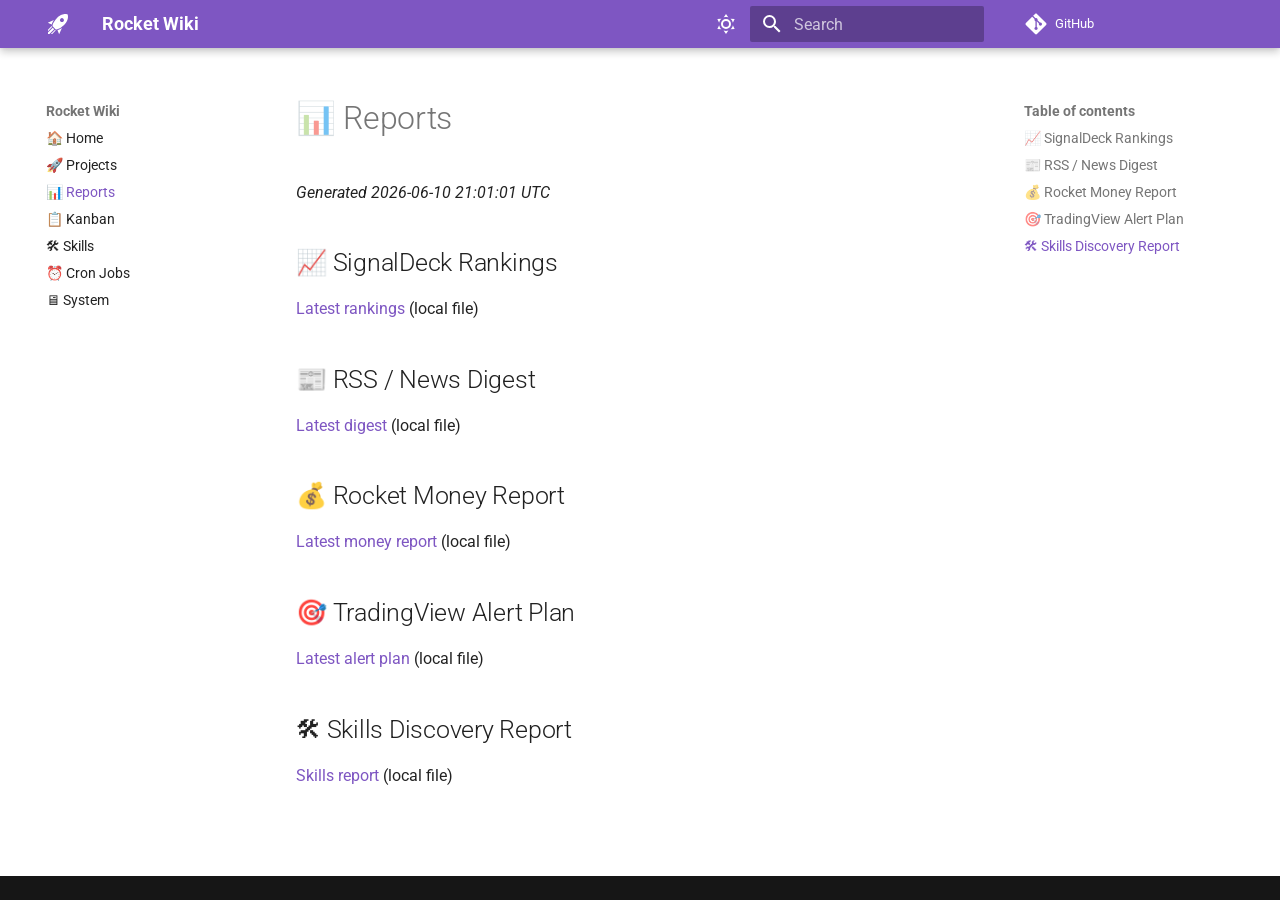
<file: reports/index.html>
<!doctype html>
<html lang="en" class="no-js">
  <head>
    
      <meta charset="utf-8">
      <meta name="viewport" content="width=device-width,initial-scale=1">
      
        <meta name="description" content="Jack's personal operating system — projects, reports, skills, and automation">
      
      
        <meta name="author" content="Rocket & Jack">
      
      
      
        <link rel="prev" href="../projects/">
      
      
        <link rel="next" href="../kanban/">
      
      
        
      
      
      <link rel="icon" href="https://raw.githubusercontent.com/twitter/twemoji/master/assets/svg/1f680.svg">
      <meta name="generator" content="mkdocs-1.6.1, mkdocs-material-9.7.6">
    
    
      
        <title>📊 Reports - Rocket Wiki</title>
      
    
    
      <link rel="stylesheet" href="../assets/stylesheets/main.484c7ddc.min.css">
      
        
        <link rel="stylesheet" href="../assets/stylesheets/palette.ab4e12ef.min.css">
      
      


    
    
      
    
    
      
        
        
        <link rel="preconnect" href="https://fonts.gstatic.com" crossorigin>
        <link rel="stylesheet" href="https://fonts.googleapis.com/css?family=Roboto:300,300i,400,400i,700,700i%7CRoboto+Mono:400,400i,700,700i&display=fallback">
        <style>:root{--md-text-font:"Roboto";--md-code-font:"Roboto Mono"}</style>
      
    
    
      <link rel="stylesheet" href="../stylesheets/extra.css">
    
    <script>__md_scope=new URL("..",location),__md_hash=e=>[...e].reduce(((e,_)=>(e<<5)-e+_.charCodeAt(0)),0),__md_get=(e,_=localStorage,t=__md_scope)=>JSON.parse(_.getItem(t.pathname+"."+e)),__md_set=(e,_,t=localStorage,a=__md_scope)=>{try{t.setItem(a.pathname+"."+e,JSON.stringify(_))}catch(e){}}</script>
    
      

    
    
  </head>
  
  
    
    
      
    
    
    
    
    <body dir="ltr" data-md-color-scheme="slate" data-md-color-primary="deep-purple" data-md-color-accent="amber">
  
    
    <input class="md-toggle" data-md-toggle="drawer" type="checkbox" id="__drawer" autocomplete="off">
    <input class="md-toggle" data-md-toggle="search" type="checkbox" id="__search" autocomplete="off">
    <label class="md-overlay" for="__drawer"></label>
    <div data-md-component="skip">
      
        
        <a href="#reports" class="md-skip">
          Skip to content
        </a>
      
    </div>
    <div data-md-component="announce">
      
    </div>
    
    
      

  

<header class="md-header md-header--shadow" data-md-component="header">
  <nav class="md-header__inner md-grid" aria-label="Header">
    <a href=".." title="Rocket Wiki" class="md-header__button md-logo" aria-label="Rocket Wiki" data-md-component="logo">
      
  
  <svg xmlns="http://www.w3.org/2000/svg" viewBox="0 0 24 24"><path d="m13.13 22.19-1.63-3.83c1.57-.58 3.04-1.36 4.4-2.27zM5.64 12.5l-3.83-1.63 6.1-2.77C7 9.46 6.22 10.93 5.64 12.5M21.61 2.39S16.66.269 11 5.93c-2.19 2.19-3.5 4.6-4.35 6.71-.28.75-.09 1.57.46 2.13l2.13 2.12c.55.56 1.37.74 2.12.46A19.1 19.1 0 0 0 18.07 13c5.66-5.66 3.54-10.61 3.54-10.61m-7.07 7.07c-.78-.78-.78-2.05 0-2.83s2.05-.78 2.83 0c.77.78.78 2.05 0 2.83s-2.05.78-2.83 0m-5.66 7.07-1.41-1.41zM6.24 22l3.64-3.64c-.34-.09-.67-.24-.97-.45L4.83 22zM2 22h1.41l4.77-4.76-1.42-1.41L2 20.59zm0-2.83 4.09-4.08c-.21-.3-.36-.62-.45-.97L2 17.76z"/></svg>

    </a>
    <label class="md-header__button md-icon" for="__drawer">
      
      <svg xmlns="http://www.w3.org/2000/svg" viewBox="0 0 24 24"><path d="M3 6h18v2H3zm0 5h18v2H3zm0 5h18v2H3z"/></svg>
    </label>
    <div class="md-header__title" data-md-component="header-title">
      <div class="md-header__ellipsis">
        <div class="md-header__topic">
          <span class="md-ellipsis">
            Rocket Wiki
          </span>
        </div>
        <div class="md-header__topic" data-md-component="header-topic">
          <span class="md-ellipsis">
            
              📊 Reports
            
          </span>
        </div>
      </div>
    </div>
    
      
        <form class="md-header__option" data-md-component="palette">
  
    
    
    
    <input class="md-option" data-md-color-media="(prefers-color-scheme: dark)" data-md-color-scheme="slate" data-md-color-primary="deep-purple" data-md-color-accent="amber"  aria-label="Dark mode"  type="radio" name="__palette" id="__palette_0">
    
      <label class="md-header__button md-icon" title="Dark mode" for="__palette_1" hidden>
        <svg xmlns="http://www.w3.org/2000/svg" viewBox="0 0 24 24"><path d="m17.75 4.09-2.53 1.94.91 3.06-2.63-1.81-2.63 1.81.91-3.06-2.53-1.94L12.44 4l1.06-3 1.06 3zm3.5 6.91-1.64 1.25.59 1.98-1.7-1.17-1.7 1.17.59-1.98L15.75 11l2.06-.05L18.5 9l.69 1.95zm-2.28 4.95c.83-.08 1.72 1.1 1.19 1.85-.32.45-.66.87-1.08 1.27C15.17 23 8.84 23 4.94 19.07c-3.91-3.9-3.91-10.24 0-14.14.4-.4.82-.76 1.27-1.08.75-.53 1.93.36 1.85 1.19-.27 2.86.69 5.83 2.89 8.02a9.96 9.96 0 0 0 8.02 2.89m-1.64 2.02a12.08 12.08 0 0 1-7.8-3.47c-2.17-2.19-3.33-5-3.49-7.82-2.81 3.14-2.7 7.96.31 10.98 3.02 3.01 7.84 3.12 10.98.31"/></svg>
      </label>
    
  
    
    
    
    <input class="md-option" data-md-color-media="(prefers-color-scheme: light)" data-md-color-scheme="default" data-md-color-primary="deep-purple" data-md-color-accent="amber"  aria-label="Light mode"  type="radio" name="__palette" id="__palette_1">
    
      <label class="md-header__button md-icon" title="Light mode" for="__palette_0" hidden>
        <svg xmlns="http://www.w3.org/2000/svg" viewBox="0 0 24 24"><path d="M12 7a5 5 0 0 1 5 5 5 5 0 0 1-5 5 5 5 0 0 1-5-5 5 5 0 0 1 5-5m0 2a3 3 0 0 0-3 3 3 3 0 0 0 3 3 3 3 0 0 0 3-3 3 3 0 0 0-3-3m0-7 2.39 3.42C13.65 5.15 12.84 5 12 5s-1.65.15-2.39.42zM3.34 7l4.16-.35A7.2 7.2 0 0 0 5.94 8.5c-.44.74-.69 1.5-.83 2.29zm.02 10 1.76-3.77a7.131 7.131 0 0 0 2.38 4.14zM20.65 7l-1.77 3.79a7.02 7.02 0 0 0-2.38-4.15zm-.01 10-4.14.36c.59-.51 1.12-1.14 1.54-1.86.42-.73.69-1.5.83-2.29zM12 22l-2.41-3.44c.74.27 1.55.44 2.41.44.82 0 1.63-.17 2.37-.44z"/></svg>
      </label>
    
  
</form>
      
    
    
      <script>var palette=__md_get("__palette");if(palette&&palette.color){if("(prefers-color-scheme)"===palette.color.media){var media=matchMedia("(prefers-color-scheme: light)"),input=document.querySelector(media.matches?"[data-md-color-media='(prefers-color-scheme: light)']":"[data-md-color-media='(prefers-color-scheme: dark)']");palette.color.media=input.getAttribute("data-md-color-media"),palette.color.scheme=input.getAttribute("data-md-color-scheme"),palette.color.primary=input.getAttribute("data-md-color-primary"),palette.color.accent=input.getAttribute("data-md-color-accent")}for(var[key,value]of Object.entries(palette.color))document.body.setAttribute("data-md-color-"+key,value)}</script>
    
    
    
      
      
        <label class="md-header__button md-icon" for="__search">
          
          <svg xmlns="http://www.w3.org/2000/svg" viewBox="0 0 24 24"><path d="M9.5 3A6.5 6.5 0 0 1 16 9.5c0 1.61-.59 3.09-1.56 4.23l.27.27h.79l5 5-1.5 1.5-5-5v-.79l-.27-.27A6.52 6.52 0 0 1 9.5 16 6.5 6.5 0 0 1 3 9.5 6.5 6.5 0 0 1 9.5 3m0 2C7 5 5 7 5 9.5S7 14 9.5 14 14 12 14 9.5 12 5 9.5 5"/></svg>
        </label>
        <div class="md-search" data-md-component="search" role="dialog">
  <label class="md-search__overlay" for="__search"></label>
  <div class="md-search__inner" role="search">
    <form class="md-search__form" name="search">
      <input type="text" class="md-search__input" name="query" aria-label="Search" placeholder="Search" autocapitalize="off" autocorrect="off" autocomplete="off" spellcheck="false" data-md-component="search-query" required>
      <label class="md-search__icon md-icon" for="__search">
        
        <svg xmlns="http://www.w3.org/2000/svg" viewBox="0 0 24 24"><path d="M9.5 3A6.5 6.5 0 0 1 16 9.5c0 1.61-.59 3.09-1.56 4.23l.27.27h.79l5 5-1.5 1.5-5-5v-.79l-.27-.27A6.52 6.52 0 0 1 9.5 16 6.5 6.5 0 0 1 3 9.5 6.5 6.5 0 0 1 9.5 3m0 2C7 5 5 7 5 9.5S7 14 9.5 14 14 12 14 9.5 12 5 9.5 5"/></svg>
        
        <svg xmlns="http://www.w3.org/2000/svg" viewBox="0 0 24 24"><path d="M20 11v2H8l5.5 5.5-1.42 1.42L4.16 12l7.92-7.92L13.5 5.5 8 11z"/></svg>
      </label>
      <nav class="md-search__options" aria-label="Search">
        
        <button type="reset" class="md-search__icon md-icon" title="Clear" aria-label="Clear" tabindex="-1">
          
          <svg xmlns="http://www.w3.org/2000/svg" viewBox="0 0 24 24"><path d="M19 6.41 17.59 5 12 10.59 6.41 5 5 6.41 10.59 12 5 17.59 6.41 19 12 13.41 17.59 19 19 17.59 13.41 12z"/></svg>
        </button>
      </nav>
      
        <div class="md-search__suggest" data-md-component="search-suggest"></div>
      
    </form>
    <div class="md-search__output">
      <div class="md-search__scrollwrap" tabindex="0" data-md-scrollfix>
        <div class="md-search-result" data-md-component="search-result">
          <div class="md-search-result__meta">
            Initializing search
          </div>
          <ol class="md-search-result__list" role="presentation"></ol>
        </div>
      </div>
    </div>
  </div>
</div>
      
    
    
      <div class="md-header__source">
        <a href="https://github.com/jtjones0/rocket-wiki" title="Go to repository" class="md-source" data-md-component="source">
  <div class="md-source__icon md-icon">
    
    <svg xmlns="http://www.w3.org/2000/svg" viewBox="0 0 448 512"><!--! Font Awesome Free 7.1.0 by @fontawesome - https://fontawesome.com License - https://fontawesome.com/license/free (Icons: CC BY 4.0, Fonts: SIL OFL 1.1, Code: MIT License) Copyright 2025 Fonticons, Inc.--><path d="M439.6 236.1 244 40.5c-5.4-5.5-12.8-8.5-20.4-8.5s-15 3-20.4 8.4L162.5 81l51.5 51.5c27.1-9.1 52.7 16.8 43.4 43.7l49.7 49.7c34.2-11.8 61.2 31 35.5 56.7-26.5 26.5-70.2-2.9-56-37.3L240.3 199v121.9c25.3 12.5 22.3 41.8 9.1 55-6.4 6.4-15.2 10.1-24.3 10.1s-17.8-3.6-24.3-10.1c-17.6-17.6-11.1-46.9 11.2-56v-123c-20.8-8.5-24.6-30.7-18.6-45L142.6 101 8.5 235.1C3 240.6 0 247.9 0 255.5s3 15 8.5 20.4l195.6 195.7c5.4 5.4 12.7 8.4 20.4 8.4s15-3 20.4-8.4l194.7-194.7c5.4-5.4 8.4-12.8 8.4-20.4s-3-15-8.4-20.4"/></svg>
  </div>
  <div class="md-source__repository">
    GitHub
  </div>
</a>
      </div>
    
  </nav>
  
</header>
    
    <div class="md-container" data-md-component="container">
      
      
        
          
        
      
      <main class="md-main" data-md-component="main">
        <div class="md-main__inner md-grid">
          
            
              
              <div class="md-sidebar md-sidebar--primary" data-md-component="sidebar" data-md-type="navigation" >
                <div class="md-sidebar__scrollwrap">
                  <div class="md-sidebar__inner">
                    



<nav class="md-nav md-nav--primary" aria-label="Navigation" data-md-level="0">
  <label class="md-nav__title" for="__drawer">
    <a href=".." title="Rocket Wiki" class="md-nav__button md-logo" aria-label="Rocket Wiki" data-md-component="logo">
      
  
  <svg xmlns="http://www.w3.org/2000/svg" viewBox="0 0 24 24"><path d="m13.13 22.19-1.63-3.83c1.57-.58 3.04-1.36 4.4-2.27zM5.64 12.5l-3.83-1.63 6.1-2.77C7 9.46 6.22 10.93 5.64 12.5M21.61 2.39S16.66.269 11 5.93c-2.19 2.19-3.5 4.6-4.35 6.71-.28.75-.09 1.57.46 2.13l2.13 2.12c.55.56 1.37.74 2.12.46A19.1 19.1 0 0 0 18.07 13c5.66-5.66 3.54-10.61 3.54-10.61m-7.07 7.07c-.78-.78-.78-2.05 0-2.83s2.05-.78 2.83 0c.77.78.78 2.05 0 2.83s-2.05.78-2.83 0m-5.66 7.07-1.41-1.41zM6.24 22l3.64-3.64c-.34-.09-.67-.24-.97-.45L4.83 22zM2 22h1.41l4.77-4.76-1.42-1.41L2 20.59zm0-2.83 4.09-4.08c-.21-.3-.36-.62-.45-.97L2 17.76z"/></svg>

    </a>
    Rocket Wiki
  </label>
  
    <div class="md-nav__source">
      <a href="https://github.com/jtjones0/rocket-wiki" title="Go to repository" class="md-source" data-md-component="source">
  <div class="md-source__icon md-icon">
    
    <svg xmlns="http://www.w3.org/2000/svg" viewBox="0 0 448 512"><!--! Font Awesome Free 7.1.0 by @fontawesome - https://fontawesome.com License - https://fontawesome.com/license/free (Icons: CC BY 4.0, Fonts: SIL OFL 1.1, Code: MIT License) Copyright 2025 Fonticons, Inc.--><path d="M439.6 236.1 244 40.5c-5.4-5.5-12.8-8.5-20.4-8.5s-15 3-20.4 8.4L162.5 81l51.5 51.5c27.1-9.1 52.7 16.8 43.4 43.7l49.7 49.7c34.2-11.8 61.2 31 35.5 56.7-26.5 26.5-70.2-2.9-56-37.3L240.3 199v121.9c25.3 12.5 22.3 41.8 9.1 55-6.4 6.4-15.2 10.1-24.3 10.1s-17.8-3.6-24.3-10.1c-17.6-17.6-11.1-46.9 11.2-56v-123c-20.8-8.5-24.6-30.7-18.6-45L142.6 101 8.5 235.1C3 240.6 0 247.9 0 255.5s3 15 8.5 20.4l195.6 195.7c5.4 5.4 12.7 8.4 20.4 8.4s15-3 20.4-8.4l194.7-194.7c5.4-5.4 8.4-12.8 8.4-20.4s-3-15-8.4-20.4"/></svg>
  </div>
  <div class="md-source__repository">
    GitHub
  </div>
</a>
    </div>
  
  <ul class="md-nav__list" data-md-scrollfix>
    
      
      
  
  
  
  
    <li class="md-nav__item">
      <a href=".." class="md-nav__link">
        
  
  
  <span class="md-ellipsis">
    
  
    🏠 Home
  

    
  </span>
  
  

      </a>
    </li>
  

    
      
      
  
  
  
  
    <li class="md-nav__item">
      <a href="../projects/" class="md-nav__link">
        
  
  
  <span class="md-ellipsis">
    
  
    🚀 Projects
  

    
  </span>
  
  

      </a>
    </li>
  

    
      
      
  
  
    
  
  
  
    <li class="md-nav__item md-nav__item--active">
      
      <input class="md-nav__toggle md-toggle" type="checkbox" id="__toc">
      
      
        
      
      
        <label class="md-nav__link md-nav__link--active" for="__toc">
          
  
  
  <span class="md-ellipsis">
    
  
    📊 Reports
  

    
  </span>
  
  

          <span class="md-nav__icon md-icon"></span>
        </label>
      
      <a href="./" class="md-nav__link md-nav__link--active">
        
  
  
  <span class="md-ellipsis">
    
  
    📊 Reports
  

    
  </span>
  
  

      </a>
      
        

<nav class="md-nav md-nav--secondary" aria-label="Table of contents">
  
  
  
    
  
  
    <label class="md-nav__title" for="__toc">
      <span class="md-nav__icon md-icon"></span>
      Table of contents
    </label>
    <ul class="md-nav__list" data-md-component="toc" data-md-scrollfix>
      
        <li class="md-nav__item">
  <a href="#signaldeck-rankings" class="md-nav__link">
    <span class="md-ellipsis">
      
        📈 SignalDeck Rankings
      
    </span>
  </a>
  
</li>
      
        <li class="md-nav__item">
  <a href="#rss-news-digest" class="md-nav__link">
    <span class="md-ellipsis">
      
        📰 RSS / News Digest
      
    </span>
  </a>
  
</li>
      
        <li class="md-nav__item">
  <a href="#rocket-money-report" class="md-nav__link">
    <span class="md-ellipsis">
      
        💰 Rocket Money Report
      
    </span>
  </a>
  
</li>
      
        <li class="md-nav__item">
  <a href="#tradingview-alert-plan" class="md-nav__link">
    <span class="md-ellipsis">
      
        🎯 TradingView Alert Plan
      
    </span>
  </a>
  
</li>
      
        <li class="md-nav__item">
  <a href="#skills-discovery-report" class="md-nav__link">
    <span class="md-ellipsis">
      
        🛠 Skills Discovery Report
      
    </span>
  </a>
  
</li>
      
    </ul>
  
</nav>
      
    </li>
  

    
      
      
  
  
  
  
    <li class="md-nav__item">
      <a href="../kanban/" class="md-nav__link">
        
  
  
  <span class="md-ellipsis">
    
  
    📋 Kanban
  

    
  </span>
  
  

      </a>
    </li>
  

    
      
      
  
  
  
  
    <li class="md-nav__item">
      <a href="../skills/" class="md-nav__link">
        
  
  
  <span class="md-ellipsis">
    
  
    🛠 Skills
  

    
  </span>
  
  

      </a>
    </li>
  

    
      
      
  
  
  
  
    <li class="md-nav__item">
      <a href="../cron-jobs/" class="md-nav__link">
        
  
  
  <span class="md-ellipsis">
    
  
    ⏰ Cron Jobs
  

    
  </span>
  
  

      </a>
    </li>
  

    
      
      
  
  
  
  
    <li class="md-nav__item">
      <a href="../system/" class="md-nav__link">
        
  
  
  <span class="md-ellipsis">
    
  
    🖥 System
  

    
  </span>
  
  

      </a>
    </li>
  

    
  </ul>
</nav>
                  </div>
                </div>
              </div>
            
            
              
              <div class="md-sidebar md-sidebar--secondary" data-md-component="sidebar" data-md-type="toc" >
                <div class="md-sidebar__scrollwrap">
                  <div class="md-sidebar__inner">
                    

<nav class="md-nav md-nav--secondary" aria-label="Table of contents">
  
  
  
    
  
  
    <label class="md-nav__title" for="__toc">
      <span class="md-nav__icon md-icon"></span>
      Table of contents
    </label>
    <ul class="md-nav__list" data-md-component="toc" data-md-scrollfix>
      
        <li class="md-nav__item">
  <a href="#signaldeck-rankings" class="md-nav__link">
    <span class="md-ellipsis">
      
        📈 SignalDeck Rankings
      
    </span>
  </a>
  
</li>
      
        <li class="md-nav__item">
  <a href="#rss-news-digest" class="md-nav__link">
    <span class="md-ellipsis">
      
        📰 RSS / News Digest
      
    </span>
  </a>
  
</li>
      
        <li class="md-nav__item">
  <a href="#rocket-money-report" class="md-nav__link">
    <span class="md-ellipsis">
      
        💰 Rocket Money Report
      
    </span>
  </a>
  
</li>
      
        <li class="md-nav__item">
  <a href="#tradingview-alert-plan" class="md-nav__link">
    <span class="md-ellipsis">
      
        🎯 TradingView Alert Plan
      
    </span>
  </a>
  
</li>
      
        <li class="md-nav__item">
  <a href="#skills-discovery-report" class="md-nav__link">
    <span class="md-ellipsis">
      
        🛠 Skills Discovery Report
      
    </span>
  </a>
  
</li>
      
    </ul>
  
</nav>
                  </div>
                </div>
              </div>
            
          
          
            <div class="md-content" data-md-component="content">
              
              <article class="md-content__inner md-typeset">
                
                  



<h1 id="reports">📊 Reports<a class="headerlink" href="#reports" title="Permanent link">&para;</a></h1>
<p><em>Generated 2026-06-10 21:01:01 UTC</em></p>
<h2 id="signaldeck-rankings">📈 SignalDeck Rankings<a class="headerlink" href="#signaldeck-rankings" title="Permanent link">&para;</a></h2>
<p><a href="/home/jtj/.openclaw/workspace/projects/x-stock-signal-index/reports/latest_rankings.md">Latest rankings</a> (local file)</p>
<h2 id="rss-news-digest">📰 RSS / News Digest<a class="headerlink" href="#rss-news-digest" title="Permanent link">&para;</a></h2>
<p><a href="/home/jtj/.openclaw/workspace/personal_ops/rss_monitor/reports/latest.md">Latest digest</a> (local file)</p>
<h2 id="rocket-money-report">💰 Rocket Money Report<a class="headerlink" href="#rocket-money-report" title="Permanent link">&para;</a></h2>
<p><a href="/home/jtj/.openclaw/workspace/reports/money_report.md">Latest money report</a> (local file)</p>
<h2 id="tradingview-alert-plan">🎯 TradingView Alert Plan<a class="headerlink" href="#tradingview-alert-plan" title="Permanent link">&para;</a></h2>
<p><a href="/home/jtj/.openclaw/workspace/reports/tradingview_alert_plan.md">Latest alert plan</a> (local file)</p>
<h2 id="skills-discovery-report">🛠 Skills Discovery Report<a class="headerlink" href="#skills-discovery-report" title="Permanent link">&para;</a></h2>
<p><a href="/home/jtj/.openclaw/workspace/reports/skills_discovery_2026-05-16.md">Skills report</a> (local file)</p>












                
              </article>
            </div>
          
          
<script>var target=document.getElementById(location.hash.slice(1));target&&target.name&&(target.checked=target.name.startsWith("__tabbed_"))</script>
        </div>
        
          <button type="button" class="md-top md-icon" data-md-component="top" hidden>
  
  <svg xmlns="http://www.w3.org/2000/svg" viewBox="0 0 24 24"><path d="M13 20h-2V8l-5.5 5.5-1.42-1.42L12 4.16l7.92 7.92-1.42 1.42L13 8z"/></svg>
  Back to top
</button>
        
      </main>
      
        <footer class="md-footer">
  
  <div class="md-footer-meta md-typeset">
    <div class="md-footer-meta__inner md-grid">
      <div class="md-copyright">
  
  
</div>
      
    </div>
  </div>
</footer>
      
    </div>
    <div class="md-dialog" data-md-component="dialog">
      <div class="md-dialog__inner md-typeset"></div>
    </div>
    
    
    
      
      
      <script id="__config" type="application/json">{"annotate": null, "base": "..", "features": ["navigation.instant", "navigation.tracking", "navigation.sections", "navigation.top", "search.highlight", "search.suggest", "content.code.copy"], "search": "../assets/javascripts/workers/search.2c215733.min.js", "tags": null, "translations": {"clipboard.copied": "Copied to clipboard", "clipboard.copy": "Copy to clipboard", "search.result.more.one": "1 more on this page", "search.result.more.other": "# more on this page", "search.result.none": "No matching documents", "search.result.one": "1 matching document", "search.result.other": "# matching documents", "search.result.placeholder": "Type to start searching", "search.result.term.missing": "Missing", "select.version": "Select version"}, "version": null}</script>
    
    
      <script src="../assets/javascripts/bundle.79ae519e.min.js"></script>
      
    
  </body>
</html>
</file>
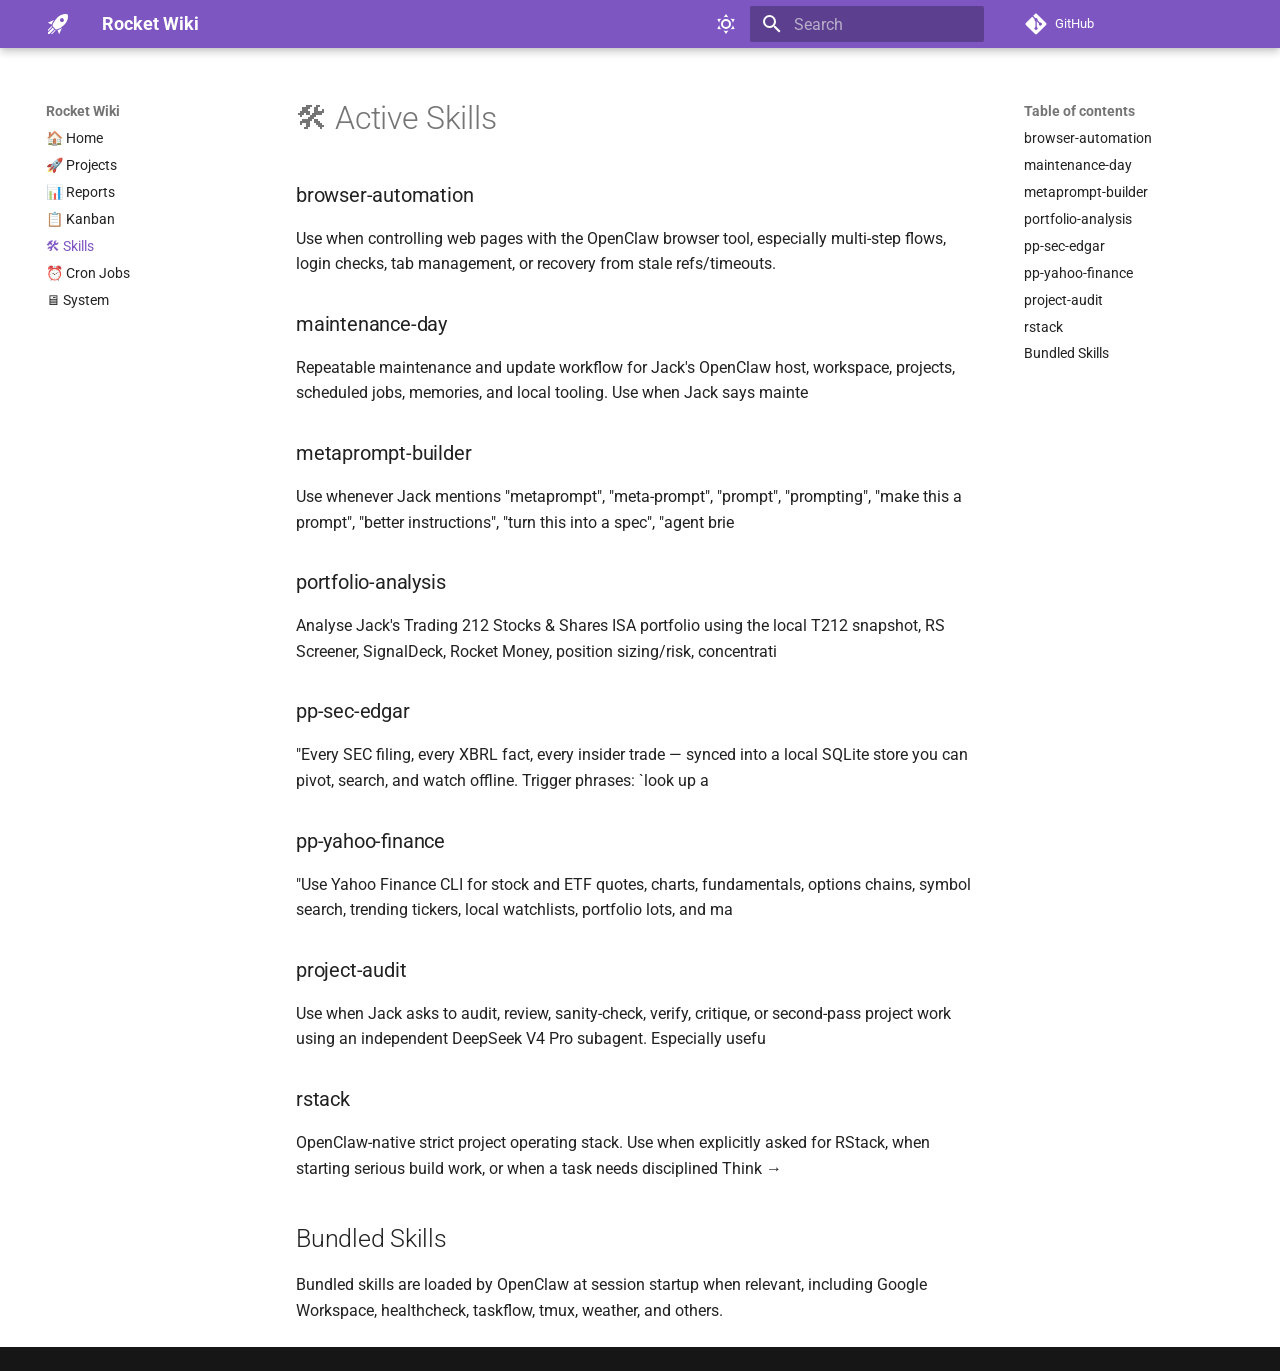
<file: skills/index.html>
<!doctype html>
<html lang="en" class="no-js">
  <head>
    
      <meta charset="utf-8">
      <meta name="viewport" content="width=device-width,initial-scale=1">
      
        <meta name="description" content="Jack's personal operating system — projects, reports, skills, and automation">
      
      
        <meta name="author" content="Rocket & Jack">
      
      
      
        <link rel="prev" href="../kanban/">
      
      
        <link rel="next" href="../cron-jobs/">
      
      
        
      
      
      <link rel="icon" href="https://raw.githubusercontent.com/twitter/twemoji/master/assets/svg/1f680.svg">
      <meta name="generator" content="mkdocs-1.6.1, mkdocs-material-9.7.6">
    
    
      
        <title>🛠 Skills - Rocket Wiki</title>
      
    
    
      <link rel="stylesheet" href="../assets/stylesheets/main.484c7ddc.min.css">
      
        
        <link rel="stylesheet" href="../assets/stylesheets/palette.ab4e12ef.min.css">
      
      


    
    
      
    
    
      
        
        
        <link rel="preconnect" href="https://fonts.gstatic.com" crossorigin>
        <link rel="stylesheet" href="https://fonts.googleapis.com/css?family=Roboto:300,300i,400,400i,700,700i%7CRoboto+Mono:400,400i,700,700i&display=fallback">
        <style>:root{--md-text-font:"Roboto";--md-code-font:"Roboto Mono"}</style>
      
    
    
      <link rel="stylesheet" href="../stylesheets/extra.css">
    
    <script>__md_scope=new URL("..",location),__md_hash=e=>[...e].reduce(((e,_)=>(e<<5)-e+_.charCodeAt(0)),0),__md_get=(e,_=localStorage,t=__md_scope)=>JSON.parse(_.getItem(t.pathname+"."+e)),__md_set=(e,_,t=localStorage,a=__md_scope)=>{try{t.setItem(a.pathname+"."+e,JSON.stringify(_))}catch(e){}}</script>
    
      

    
    
  </head>
  
  
    
    
      
    
    
    
    
    <body dir="ltr" data-md-color-scheme="slate" data-md-color-primary="deep-purple" data-md-color-accent="amber">
  
    
    <input class="md-toggle" data-md-toggle="drawer" type="checkbox" id="__drawer" autocomplete="off">
    <input class="md-toggle" data-md-toggle="search" type="checkbox" id="__search" autocomplete="off">
    <label class="md-overlay" for="__drawer"></label>
    <div data-md-component="skip">
      
        
        <a href="#active-skills" class="md-skip">
          Skip to content
        </a>
      
    </div>
    <div data-md-component="announce">
      
    </div>
    
    
      

  

<header class="md-header md-header--shadow" data-md-component="header">
  <nav class="md-header__inner md-grid" aria-label="Header">
    <a href=".." title="Rocket Wiki" class="md-header__button md-logo" aria-label="Rocket Wiki" data-md-component="logo">
      
  
  <svg xmlns="http://www.w3.org/2000/svg" viewBox="0 0 24 24"><path d="m13.13 22.19-1.63-3.83c1.57-.58 3.04-1.36 4.4-2.27zM5.64 12.5l-3.83-1.63 6.1-2.77C7 9.46 6.22 10.93 5.64 12.5M21.61 2.39S16.66.269 11 5.93c-2.19 2.19-3.5 4.6-4.35 6.71-.28.75-.09 1.57.46 2.13l2.13 2.12c.55.56 1.37.74 2.12.46A19.1 19.1 0 0 0 18.07 13c5.66-5.66 3.54-10.61 3.54-10.61m-7.07 7.07c-.78-.78-.78-2.05 0-2.83s2.05-.78 2.83 0c.77.78.78 2.05 0 2.83s-2.05.78-2.83 0m-5.66 7.07-1.41-1.41zM6.24 22l3.64-3.64c-.34-.09-.67-.24-.97-.45L4.83 22zM2 22h1.41l4.77-4.76-1.42-1.41L2 20.59zm0-2.83 4.09-4.08c-.21-.3-.36-.62-.45-.97L2 17.76z"/></svg>

    </a>
    <label class="md-header__button md-icon" for="__drawer">
      
      <svg xmlns="http://www.w3.org/2000/svg" viewBox="0 0 24 24"><path d="M3 6h18v2H3zm0 5h18v2H3zm0 5h18v2H3z"/></svg>
    </label>
    <div class="md-header__title" data-md-component="header-title">
      <div class="md-header__ellipsis">
        <div class="md-header__topic">
          <span class="md-ellipsis">
            Rocket Wiki
          </span>
        </div>
        <div class="md-header__topic" data-md-component="header-topic">
          <span class="md-ellipsis">
            
              🛠 Skills
            
          </span>
        </div>
      </div>
    </div>
    
      
        <form class="md-header__option" data-md-component="palette">
  
    
    
    
    <input class="md-option" data-md-color-media="(prefers-color-scheme: dark)" data-md-color-scheme="slate" data-md-color-primary="deep-purple" data-md-color-accent="amber"  aria-label="Dark mode"  type="radio" name="__palette" id="__palette_0">
    
      <label class="md-header__button md-icon" title="Dark mode" for="__palette_1" hidden>
        <svg xmlns="http://www.w3.org/2000/svg" viewBox="0 0 24 24"><path d="m17.75 4.09-2.53 1.94.91 3.06-2.63-1.81-2.63 1.81.91-3.06-2.53-1.94L12.44 4l1.06-3 1.06 3zm3.5 6.91-1.64 1.25.59 1.98-1.7-1.17-1.7 1.17.59-1.98L15.75 11l2.06-.05L18.5 9l.69 1.95zm-2.28 4.95c.83-.08 1.72 1.1 1.19 1.85-.32.45-.66.87-1.08 1.27C15.17 23 8.84 23 4.94 19.07c-3.91-3.9-3.91-10.24 0-14.14.4-.4.82-.76 1.27-1.08.75-.53 1.93.36 1.85 1.19-.27 2.86.69 5.83 2.89 8.02a9.96 9.96 0 0 0 8.02 2.89m-1.64 2.02a12.08 12.08 0 0 1-7.8-3.47c-2.17-2.19-3.33-5-3.49-7.82-2.81 3.14-2.7 7.96.31 10.98 3.02 3.01 7.84 3.12 10.98.31"/></svg>
      </label>
    
  
    
    
    
    <input class="md-option" data-md-color-media="(prefers-color-scheme: light)" data-md-color-scheme="default" data-md-color-primary="deep-purple" data-md-color-accent="amber"  aria-label="Light mode"  type="radio" name="__palette" id="__palette_1">
    
      <label class="md-header__button md-icon" title="Light mode" for="__palette_0" hidden>
        <svg xmlns="http://www.w3.org/2000/svg" viewBox="0 0 24 24"><path d="M12 7a5 5 0 0 1 5 5 5 5 0 0 1-5 5 5 5 0 0 1-5-5 5 5 0 0 1 5-5m0 2a3 3 0 0 0-3 3 3 3 0 0 0 3 3 3 3 0 0 0 3-3 3 3 0 0 0-3-3m0-7 2.39 3.42C13.65 5.15 12.84 5 12 5s-1.65.15-2.39.42zM3.34 7l4.16-.35A7.2 7.2 0 0 0 5.94 8.5c-.44.74-.69 1.5-.83 2.29zm.02 10 1.76-3.77a7.131 7.131 0 0 0 2.38 4.14zM20.65 7l-1.77 3.79a7.02 7.02 0 0 0-2.38-4.15zm-.01 10-4.14.36c.59-.51 1.12-1.14 1.54-1.86.42-.73.69-1.5.83-2.29zM12 22l-2.41-3.44c.74.27 1.55.44 2.41.44.82 0 1.63-.17 2.37-.44z"/></svg>
      </label>
    
  
</form>
      
    
    
      <script>var palette=__md_get("__palette");if(palette&&palette.color){if("(prefers-color-scheme)"===palette.color.media){var media=matchMedia("(prefers-color-scheme: light)"),input=document.querySelector(media.matches?"[data-md-color-media='(prefers-color-scheme: light)']":"[data-md-color-media='(prefers-color-scheme: dark)']");palette.color.media=input.getAttribute("data-md-color-media"),palette.color.scheme=input.getAttribute("data-md-color-scheme"),palette.color.primary=input.getAttribute("data-md-color-primary"),palette.color.accent=input.getAttribute("data-md-color-accent")}for(var[key,value]of Object.entries(palette.color))document.body.setAttribute("data-md-color-"+key,value)}</script>
    
    
    
      
      
        <label class="md-header__button md-icon" for="__search">
          
          <svg xmlns="http://www.w3.org/2000/svg" viewBox="0 0 24 24"><path d="M9.5 3A6.5 6.5 0 0 1 16 9.5c0 1.61-.59 3.09-1.56 4.23l.27.27h.79l5 5-1.5 1.5-5-5v-.79l-.27-.27A6.52 6.52 0 0 1 9.5 16 6.5 6.5 0 0 1 3 9.5 6.5 6.5 0 0 1 9.5 3m0 2C7 5 5 7 5 9.5S7 14 9.5 14 14 12 14 9.5 12 5 9.5 5"/></svg>
        </label>
        <div class="md-search" data-md-component="search" role="dialog">
  <label class="md-search__overlay" for="__search"></label>
  <div class="md-search__inner" role="search">
    <form class="md-search__form" name="search">
      <input type="text" class="md-search__input" name="query" aria-label="Search" placeholder="Search" autocapitalize="off" autocorrect="off" autocomplete="off" spellcheck="false" data-md-component="search-query" required>
      <label class="md-search__icon md-icon" for="__search">
        
        <svg xmlns="http://www.w3.org/2000/svg" viewBox="0 0 24 24"><path d="M9.5 3A6.5 6.5 0 0 1 16 9.5c0 1.61-.59 3.09-1.56 4.23l.27.27h.79l5 5-1.5 1.5-5-5v-.79l-.27-.27A6.52 6.52 0 0 1 9.5 16 6.5 6.5 0 0 1 3 9.5 6.5 6.5 0 0 1 9.5 3m0 2C7 5 5 7 5 9.5S7 14 9.5 14 14 12 14 9.5 12 5 9.5 5"/></svg>
        
        <svg xmlns="http://www.w3.org/2000/svg" viewBox="0 0 24 24"><path d="M20 11v2H8l5.5 5.5-1.42 1.42L4.16 12l7.92-7.92L13.5 5.5 8 11z"/></svg>
      </label>
      <nav class="md-search__options" aria-label="Search">
        
        <button type="reset" class="md-search__icon md-icon" title="Clear" aria-label="Clear" tabindex="-1">
          
          <svg xmlns="http://www.w3.org/2000/svg" viewBox="0 0 24 24"><path d="M19 6.41 17.59 5 12 10.59 6.41 5 5 6.41 10.59 12 5 17.59 6.41 19 12 13.41 17.59 19 19 17.59 13.41 12z"/></svg>
        </button>
      </nav>
      
        <div class="md-search__suggest" data-md-component="search-suggest"></div>
      
    </form>
    <div class="md-search__output">
      <div class="md-search__scrollwrap" tabindex="0" data-md-scrollfix>
        <div class="md-search-result" data-md-component="search-result">
          <div class="md-search-result__meta">
            Initializing search
          </div>
          <ol class="md-search-result__list" role="presentation"></ol>
        </div>
      </div>
    </div>
  </div>
</div>
      
    
    
      <div class="md-header__source">
        <a href="https://github.com/jtjones0/rocket-wiki" title="Go to repository" class="md-source" data-md-component="source">
  <div class="md-source__icon md-icon">
    
    <svg xmlns="http://www.w3.org/2000/svg" viewBox="0 0 448 512"><!--! Font Awesome Free 7.1.0 by @fontawesome - https://fontawesome.com License - https://fontawesome.com/license/free (Icons: CC BY 4.0, Fonts: SIL OFL 1.1, Code: MIT License) Copyright 2025 Fonticons, Inc.--><path d="M439.6 236.1 244 40.5c-5.4-5.5-12.8-8.5-20.4-8.5s-15 3-20.4 8.4L162.5 81l51.5 51.5c27.1-9.1 52.7 16.8 43.4 43.7l49.7 49.7c34.2-11.8 61.2 31 35.5 56.7-26.5 26.5-70.2-2.9-56-37.3L240.3 199v121.9c25.3 12.5 22.3 41.8 9.1 55-6.4 6.4-15.2 10.1-24.3 10.1s-17.8-3.6-24.3-10.1c-17.6-17.6-11.1-46.9 11.2-56v-123c-20.8-8.5-24.6-30.7-18.6-45L142.6 101 8.5 235.1C3 240.6 0 247.9 0 255.5s3 15 8.5 20.4l195.6 195.7c5.4 5.4 12.7 8.4 20.4 8.4s15-3 20.4-8.4l194.7-194.7c5.4-5.4 8.4-12.8 8.4-20.4s-3-15-8.4-20.4"/></svg>
  </div>
  <div class="md-source__repository">
    GitHub
  </div>
</a>
      </div>
    
  </nav>
  
</header>
    
    <div class="md-container" data-md-component="container">
      
      
        
          
        
      
      <main class="md-main" data-md-component="main">
        <div class="md-main__inner md-grid">
          
            
              
              <div class="md-sidebar md-sidebar--primary" data-md-component="sidebar" data-md-type="navigation" >
                <div class="md-sidebar__scrollwrap">
                  <div class="md-sidebar__inner">
                    



<nav class="md-nav md-nav--primary" aria-label="Navigation" data-md-level="0">
  <label class="md-nav__title" for="__drawer">
    <a href=".." title="Rocket Wiki" class="md-nav__button md-logo" aria-label="Rocket Wiki" data-md-component="logo">
      
  
  <svg xmlns="http://www.w3.org/2000/svg" viewBox="0 0 24 24"><path d="m13.13 22.19-1.63-3.83c1.57-.58 3.04-1.36 4.4-2.27zM5.64 12.5l-3.83-1.63 6.1-2.77C7 9.46 6.22 10.93 5.64 12.5M21.61 2.39S16.66.269 11 5.93c-2.19 2.19-3.5 4.6-4.35 6.71-.28.75-.09 1.57.46 2.13l2.13 2.12c.55.56 1.37.74 2.12.46A19.1 19.1 0 0 0 18.07 13c5.66-5.66 3.54-10.61 3.54-10.61m-7.07 7.07c-.78-.78-.78-2.05 0-2.83s2.05-.78 2.83 0c.77.78.78 2.05 0 2.83s-2.05.78-2.83 0m-5.66 7.07-1.41-1.41zM6.24 22l3.64-3.64c-.34-.09-.67-.24-.97-.45L4.83 22zM2 22h1.41l4.77-4.76-1.42-1.41L2 20.59zm0-2.83 4.09-4.08c-.21-.3-.36-.62-.45-.97L2 17.76z"/></svg>

    </a>
    Rocket Wiki
  </label>
  
    <div class="md-nav__source">
      <a href="https://github.com/jtjones0/rocket-wiki" title="Go to repository" class="md-source" data-md-component="source">
  <div class="md-source__icon md-icon">
    
    <svg xmlns="http://www.w3.org/2000/svg" viewBox="0 0 448 512"><!--! Font Awesome Free 7.1.0 by @fontawesome - https://fontawesome.com License - https://fontawesome.com/license/free (Icons: CC BY 4.0, Fonts: SIL OFL 1.1, Code: MIT License) Copyright 2025 Fonticons, Inc.--><path d="M439.6 236.1 244 40.5c-5.4-5.5-12.8-8.5-20.4-8.5s-15 3-20.4 8.4L162.5 81l51.5 51.5c27.1-9.1 52.7 16.8 43.4 43.7l49.7 49.7c34.2-11.8 61.2 31 35.5 56.7-26.5 26.5-70.2-2.9-56-37.3L240.3 199v121.9c25.3 12.5 22.3 41.8 9.1 55-6.4 6.4-15.2 10.1-24.3 10.1s-17.8-3.6-24.3-10.1c-17.6-17.6-11.1-46.9 11.2-56v-123c-20.8-8.5-24.6-30.7-18.6-45L142.6 101 8.5 235.1C3 240.6 0 247.9 0 255.5s3 15 8.5 20.4l195.6 195.7c5.4 5.4 12.7 8.4 20.4 8.4s15-3 20.4-8.4l194.7-194.7c5.4-5.4 8.4-12.8 8.4-20.4s-3-15-8.4-20.4"/></svg>
  </div>
  <div class="md-source__repository">
    GitHub
  </div>
</a>
    </div>
  
  <ul class="md-nav__list" data-md-scrollfix>
    
      
      
  
  
  
  
    <li class="md-nav__item">
      <a href=".." class="md-nav__link">
        
  
  
  <span class="md-ellipsis">
    
  
    🏠 Home
  

    
  </span>
  
  

      </a>
    </li>
  

    
      
      
  
  
  
  
    <li class="md-nav__item">
      <a href="../projects/" class="md-nav__link">
        
  
  
  <span class="md-ellipsis">
    
  
    🚀 Projects
  

    
  </span>
  
  

      </a>
    </li>
  

    
      
      
  
  
  
  
    <li class="md-nav__item">
      <a href="../reports/" class="md-nav__link">
        
  
  
  <span class="md-ellipsis">
    
  
    📊 Reports
  

    
  </span>
  
  

      </a>
    </li>
  

    
      
      
  
  
  
  
    <li class="md-nav__item">
      <a href="../kanban/" class="md-nav__link">
        
  
  
  <span class="md-ellipsis">
    
  
    📋 Kanban
  

    
  </span>
  
  

      </a>
    </li>
  

    
      
      
  
  
    
  
  
  
    <li class="md-nav__item md-nav__item--active">
      
      <input class="md-nav__toggle md-toggle" type="checkbox" id="__toc">
      
      
        
      
      
        <label class="md-nav__link md-nav__link--active" for="__toc">
          
  
  
  <span class="md-ellipsis">
    
  
    🛠 Skills
  

    
  </span>
  
  

          <span class="md-nav__icon md-icon"></span>
        </label>
      
      <a href="./" class="md-nav__link md-nav__link--active">
        
  
  
  <span class="md-ellipsis">
    
  
    🛠 Skills
  

    
  </span>
  
  

      </a>
      
        

<nav class="md-nav md-nav--secondary" aria-label="Table of contents">
  
  
  
    
  
  
    <label class="md-nav__title" for="__toc">
      <span class="md-nav__icon md-icon"></span>
      Table of contents
    </label>
    <ul class="md-nav__list" data-md-component="toc" data-md-scrollfix>
      
        <li class="md-nav__item">
  <a href="#browser-automation" class="md-nav__link">
    <span class="md-ellipsis">
      
        browser-automation
      
    </span>
  </a>
  
</li>
      
        <li class="md-nav__item">
  <a href="#maintenance-day" class="md-nav__link">
    <span class="md-ellipsis">
      
        maintenance-day
      
    </span>
  </a>
  
</li>
      
        <li class="md-nav__item">
  <a href="#metaprompt-builder" class="md-nav__link">
    <span class="md-ellipsis">
      
        metaprompt-builder
      
    </span>
  </a>
  
</li>
      
        <li class="md-nav__item">
  <a href="#portfolio-analysis" class="md-nav__link">
    <span class="md-ellipsis">
      
        portfolio-analysis
      
    </span>
  </a>
  
</li>
      
        <li class="md-nav__item">
  <a href="#pp-sec-edgar" class="md-nav__link">
    <span class="md-ellipsis">
      
        pp-sec-edgar
      
    </span>
  </a>
  
</li>
      
        <li class="md-nav__item">
  <a href="#pp-yahoo-finance" class="md-nav__link">
    <span class="md-ellipsis">
      
        pp-yahoo-finance
      
    </span>
  </a>
  
</li>
      
        <li class="md-nav__item">
  <a href="#project-audit" class="md-nav__link">
    <span class="md-ellipsis">
      
        project-audit
      
    </span>
  </a>
  
</li>
      
        <li class="md-nav__item">
  <a href="#rstack" class="md-nav__link">
    <span class="md-ellipsis">
      
        rstack
      
    </span>
  </a>
  
</li>
      
        <li class="md-nav__item">
  <a href="#bundled-skills" class="md-nav__link">
    <span class="md-ellipsis">
      
        Bundled Skills
      
    </span>
  </a>
  
</li>
      
    </ul>
  
</nav>
      
    </li>
  

    
      
      
  
  
  
  
    <li class="md-nav__item">
      <a href="../cron-jobs/" class="md-nav__link">
        
  
  
  <span class="md-ellipsis">
    
  
    ⏰ Cron Jobs
  

    
  </span>
  
  

      </a>
    </li>
  

    
      
      
  
  
  
  
    <li class="md-nav__item">
      <a href="../system/" class="md-nav__link">
        
  
  
  <span class="md-ellipsis">
    
  
    🖥 System
  

    
  </span>
  
  

      </a>
    </li>
  

    
  </ul>
</nav>
                  </div>
                </div>
              </div>
            
            
              
              <div class="md-sidebar md-sidebar--secondary" data-md-component="sidebar" data-md-type="toc" >
                <div class="md-sidebar__scrollwrap">
                  <div class="md-sidebar__inner">
                    

<nav class="md-nav md-nav--secondary" aria-label="Table of contents">
  
  
  
    
  
  
    <label class="md-nav__title" for="__toc">
      <span class="md-nav__icon md-icon"></span>
      Table of contents
    </label>
    <ul class="md-nav__list" data-md-component="toc" data-md-scrollfix>
      
        <li class="md-nav__item">
  <a href="#browser-automation" class="md-nav__link">
    <span class="md-ellipsis">
      
        browser-automation
      
    </span>
  </a>
  
</li>
      
        <li class="md-nav__item">
  <a href="#maintenance-day" class="md-nav__link">
    <span class="md-ellipsis">
      
        maintenance-day
      
    </span>
  </a>
  
</li>
      
        <li class="md-nav__item">
  <a href="#metaprompt-builder" class="md-nav__link">
    <span class="md-ellipsis">
      
        metaprompt-builder
      
    </span>
  </a>
  
</li>
      
        <li class="md-nav__item">
  <a href="#portfolio-analysis" class="md-nav__link">
    <span class="md-ellipsis">
      
        portfolio-analysis
      
    </span>
  </a>
  
</li>
      
        <li class="md-nav__item">
  <a href="#pp-sec-edgar" class="md-nav__link">
    <span class="md-ellipsis">
      
        pp-sec-edgar
      
    </span>
  </a>
  
</li>
      
        <li class="md-nav__item">
  <a href="#pp-yahoo-finance" class="md-nav__link">
    <span class="md-ellipsis">
      
        pp-yahoo-finance
      
    </span>
  </a>
  
</li>
      
        <li class="md-nav__item">
  <a href="#project-audit" class="md-nav__link">
    <span class="md-ellipsis">
      
        project-audit
      
    </span>
  </a>
  
</li>
      
        <li class="md-nav__item">
  <a href="#rstack" class="md-nav__link">
    <span class="md-ellipsis">
      
        rstack
      
    </span>
  </a>
  
</li>
      
        <li class="md-nav__item">
  <a href="#bundled-skills" class="md-nav__link">
    <span class="md-ellipsis">
      
        Bundled Skills
      
    </span>
  </a>
  
</li>
      
    </ul>
  
</nav>
                  </div>
                </div>
              </div>
            
          
          
            <div class="md-content" data-md-component="content">
              
              <article class="md-content__inner md-typeset">
                
                  



<h1 id="active-skills">🛠 Active Skills<a class="headerlink" href="#active-skills" title="Permanent link">&para;</a></h1>
<h3 id="browser-automation">browser-automation<a class="headerlink" href="#browser-automation" title="Permanent link">&para;</a></h3>
<p>Use when controlling web pages with the OpenClaw browser tool, especially multi-step flows, login checks, tab management, or recovery from stale refs/timeouts.</p>
<h3 id="maintenance-day">maintenance-day<a class="headerlink" href="#maintenance-day" title="Permanent link">&para;</a></h3>
<p>Repeatable maintenance and update workflow for Jack's OpenClaw host, workspace, projects, scheduled jobs, memories, and local tooling. Use when Jack says mainte</p>
<h3 id="metaprompt-builder">metaprompt-builder<a class="headerlink" href="#metaprompt-builder" title="Permanent link">&para;</a></h3>
<p>Use whenever Jack mentions "metaprompt", "meta-prompt", "prompt", "prompting", "make this a prompt", "better instructions", "turn this into a spec", "agent brie</p>
<h3 id="portfolio-analysis">portfolio-analysis<a class="headerlink" href="#portfolio-analysis" title="Permanent link">&para;</a></h3>
<p>Analyse Jack's Trading 212 Stocks &amp; Shares ISA portfolio using the local T212 snapshot, RS Screener, SignalDeck, Rocket Money, position sizing/risk, concentrati</p>
<h3 id="pp-sec-edgar">pp-sec-edgar<a class="headerlink" href="#pp-sec-edgar" title="Permanent link">&para;</a></h3>
<p>"Every SEC filing, every XBRL fact, every insider trade — synced into a local SQLite store you can pivot, search, and watch offline. Trigger phrases: `look up a</p>
<h3 id="pp-yahoo-finance">pp-yahoo-finance<a class="headerlink" href="#pp-yahoo-finance" title="Permanent link">&para;</a></h3>
<p>"Use Yahoo Finance CLI for stock and ETF quotes, charts, fundamentals, options chains, symbol search, trending tickers, local watchlists, portfolio lots, and ma</p>
<h3 id="project-audit">project-audit<a class="headerlink" href="#project-audit" title="Permanent link">&para;</a></h3>
<p>Use when Jack asks to audit, review, sanity-check, verify, critique, or second-pass project work using an independent DeepSeek V4 Pro subagent. Especially usefu</p>
<h3 id="rstack">rstack<a class="headerlink" href="#rstack" title="Permanent link">&para;</a></h3>
<p>OpenClaw-native strict project operating stack. Use when explicitly asked for RStack, when starting serious build work, or when a task needs disciplined Think →</p>
<h2 id="bundled-skills">Bundled Skills<a class="headerlink" href="#bundled-skills" title="Permanent link">&para;</a></h2>
<p>Bundled skills are loaded by OpenClaw at session startup when relevant, including Google Workspace, healthcheck, taskflow, tmux, weather, and others.</p>












                
              </article>
            </div>
          
          
<script>var target=document.getElementById(location.hash.slice(1));target&&target.name&&(target.checked=target.name.startsWith("__tabbed_"))</script>
        </div>
        
          <button type="button" class="md-top md-icon" data-md-component="top" hidden>
  
  <svg xmlns="http://www.w3.org/2000/svg" viewBox="0 0 24 24"><path d="M13 20h-2V8l-5.5 5.5-1.42-1.42L12 4.16l7.92 7.92-1.42 1.42L13 8z"/></svg>
  Back to top
</button>
        
      </main>
      
        <footer class="md-footer">
  
  <div class="md-footer-meta md-typeset">
    <div class="md-footer-meta__inner md-grid">
      <div class="md-copyright">
  
  
</div>
      
    </div>
  </div>
</footer>
      
    </div>
    <div class="md-dialog" data-md-component="dialog">
      <div class="md-dialog__inner md-typeset"></div>
    </div>
    
    
    
      
      
      <script id="__config" type="application/json">{"annotate": null, "base": "..", "features": ["navigation.instant", "navigation.tracking", "navigation.sections", "navigation.top", "search.highlight", "search.suggest", "content.code.copy"], "search": "../assets/javascripts/workers/search.2c215733.min.js", "tags": null, "translations": {"clipboard.copied": "Copied to clipboard", "clipboard.copy": "Copy to clipboard", "search.result.more.one": "1 more on this page", "search.result.more.other": "# more on this page", "search.result.none": "No matching documents", "search.result.one": "1 matching document", "search.result.other": "# matching documents", "search.result.placeholder": "Type to start searching", "search.result.term.missing": "Missing", "select.version": "Select version"}, "version": null}</script>
    
    
      <script src="../assets/javascripts/bundle.79ae519e.min.js"></script>
      
    
  </body>
</html>
</file>
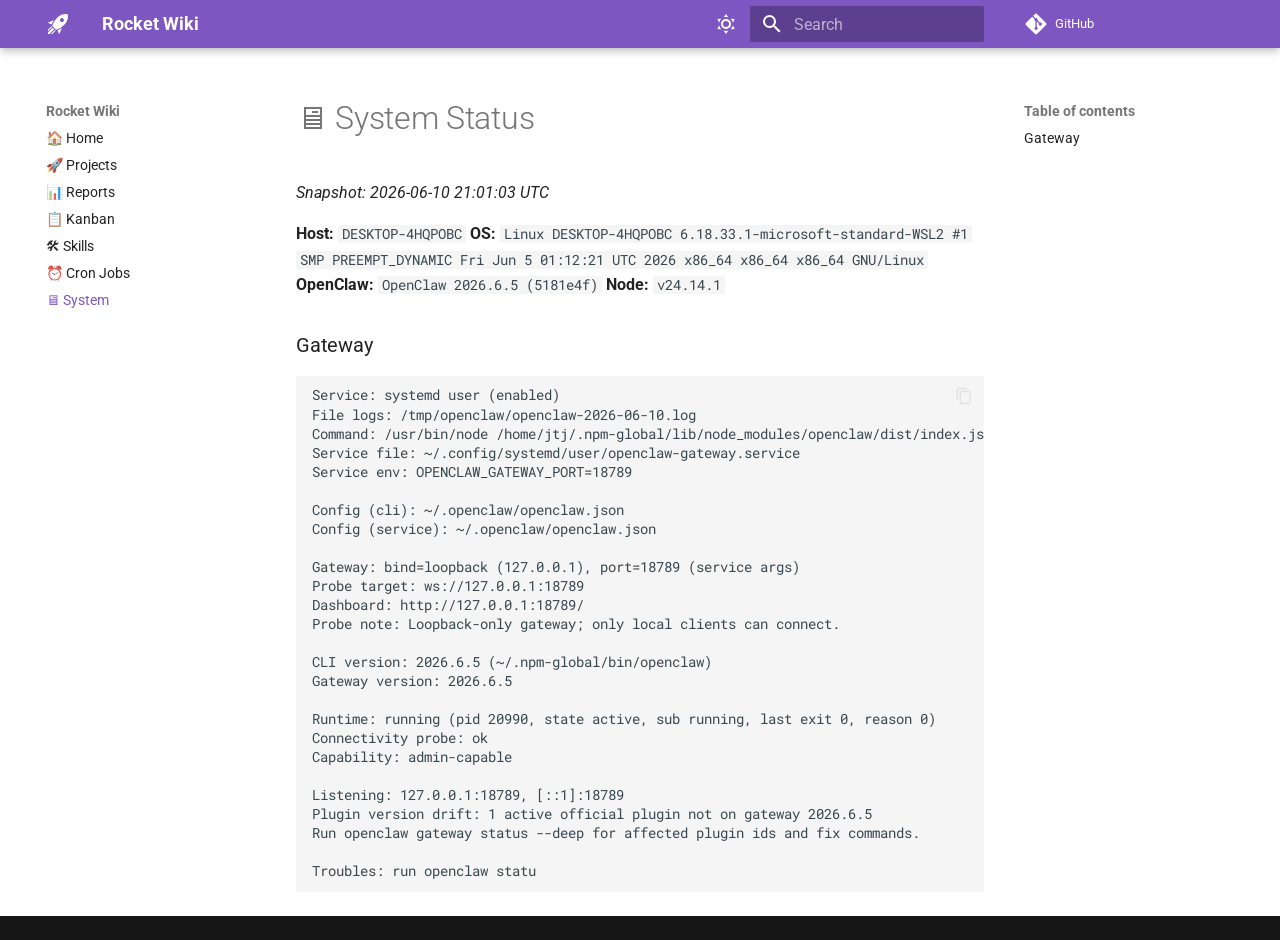
<file: system/index.html>
<!doctype html>
<html lang="en" class="no-js">
  <head>
    
      <meta charset="utf-8">
      <meta name="viewport" content="width=device-width,initial-scale=1">
      
        <meta name="description" content="Jack's personal operating system — projects, reports, skills, and automation">
      
      
        <meta name="author" content="Rocket & Jack">
      
      
      
        <link rel="prev" href="../cron-jobs/">
      
      
      
        
      
      
      <link rel="icon" href="https://raw.githubusercontent.com/twitter/twemoji/master/assets/svg/1f680.svg">
      <meta name="generator" content="mkdocs-1.6.1, mkdocs-material-9.7.6">
    
    
      
        <title>🖥 System - Rocket Wiki</title>
      
    
    
      <link rel="stylesheet" href="../assets/stylesheets/main.484c7ddc.min.css">
      
        
        <link rel="stylesheet" href="../assets/stylesheets/palette.ab4e12ef.min.css">
      
      


    
    
      
    
    
      
        
        
        <link rel="preconnect" href="https://fonts.gstatic.com" crossorigin>
        <link rel="stylesheet" href="https://fonts.googleapis.com/css?family=Roboto:300,300i,400,400i,700,700i%7CRoboto+Mono:400,400i,700,700i&display=fallback">
        <style>:root{--md-text-font:"Roboto";--md-code-font:"Roboto Mono"}</style>
      
    
    
      <link rel="stylesheet" href="../stylesheets/extra.css">
    
    <script>__md_scope=new URL("..",location),__md_hash=e=>[...e].reduce(((e,_)=>(e<<5)-e+_.charCodeAt(0)),0),__md_get=(e,_=localStorage,t=__md_scope)=>JSON.parse(_.getItem(t.pathname+"."+e)),__md_set=(e,_,t=localStorage,a=__md_scope)=>{try{t.setItem(a.pathname+"."+e,JSON.stringify(_))}catch(e){}}</script>
    
      

    
    
  </head>
  
  
    
    
      
    
    
    
    
    <body dir="ltr" data-md-color-scheme="slate" data-md-color-primary="deep-purple" data-md-color-accent="amber">
  
    
    <input class="md-toggle" data-md-toggle="drawer" type="checkbox" id="__drawer" autocomplete="off">
    <input class="md-toggle" data-md-toggle="search" type="checkbox" id="__search" autocomplete="off">
    <label class="md-overlay" for="__drawer"></label>
    <div data-md-component="skip">
      
        
        <a href="#system-status" class="md-skip">
          Skip to content
        </a>
      
    </div>
    <div data-md-component="announce">
      
    </div>
    
    
      

  

<header class="md-header md-header--shadow" data-md-component="header">
  <nav class="md-header__inner md-grid" aria-label="Header">
    <a href=".." title="Rocket Wiki" class="md-header__button md-logo" aria-label="Rocket Wiki" data-md-component="logo">
      
  
  <svg xmlns="http://www.w3.org/2000/svg" viewBox="0 0 24 24"><path d="m13.13 22.19-1.63-3.83c1.57-.58 3.04-1.36 4.4-2.27zM5.64 12.5l-3.83-1.63 6.1-2.77C7 9.46 6.22 10.93 5.64 12.5M21.61 2.39S16.66.269 11 5.93c-2.19 2.19-3.5 4.6-4.35 6.71-.28.75-.09 1.57.46 2.13l2.13 2.12c.55.56 1.37.74 2.12.46A19.1 19.1 0 0 0 18.07 13c5.66-5.66 3.54-10.61 3.54-10.61m-7.07 7.07c-.78-.78-.78-2.05 0-2.83s2.05-.78 2.83 0c.77.78.78 2.05 0 2.83s-2.05.78-2.83 0m-5.66 7.07-1.41-1.41zM6.24 22l3.64-3.64c-.34-.09-.67-.24-.97-.45L4.83 22zM2 22h1.41l4.77-4.76-1.42-1.41L2 20.59zm0-2.83 4.09-4.08c-.21-.3-.36-.62-.45-.97L2 17.76z"/></svg>

    </a>
    <label class="md-header__button md-icon" for="__drawer">
      
      <svg xmlns="http://www.w3.org/2000/svg" viewBox="0 0 24 24"><path d="M3 6h18v2H3zm0 5h18v2H3zm0 5h18v2H3z"/></svg>
    </label>
    <div class="md-header__title" data-md-component="header-title">
      <div class="md-header__ellipsis">
        <div class="md-header__topic">
          <span class="md-ellipsis">
            Rocket Wiki
          </span>
        </div>
        <div class="md-header__topic" data-md-component="header-topic">
          <span class="md-ellipsis">
            
              🖥 System
            
          </span>
        </div>
      </div>
    </div>
    
      
        <form class="md-header__option" data-md-component="palette">
  
    
    
    
    <input class="md-option" data-md-color-media="(prefers-color-scheme: dark)" data-md-color-scheme="slate" data-md-color-primary="deep-purple" data-md-color-accent="amber"  aria-label="Dark mode"  type="radio" name="__palette" id="__palette_0">
    
      <label class="md-header__button md-icon" title="Dark mode" for="__palette_1" hidden>
        <svg xmlns="http://www.w3.org/2000/svg" viewBox="0 0 24 24"><path d="m17.75 4.09-2.53 1.94.91 3.06-2.63-1.81-2.63 1.81.91-3.06-2.53-1.94L12.44 4l1.06-3 1.06 3zm3.5 6.91-1.64 1.25.59 1.98-1.7-1.17-1.7 1.17.59-1.98L15.75 11l2.06-.05L18.5 9l.69 1.95zm-2.28 4.95c.83-.08 1.72 1.1 1.19 1.85-.32.45-.66.87-1.08 1.27C15.17 23 8.84 23 4.94 19.07c-3.91-3.9-3.91-10.24 0-14.14.4-.4.82-.76 1.27-1.08.75-.53 1.93.36 1.85 1.19-.27 2.86.69 5.83 2.89 8.02a9.96 9.96 0 0 0 8.02 2.89m-1.64 2.02a12.08 12.08 0 0 1-7.8-3.47c-2.17-2.19-3.33-5-3.49-7.82-2.81 3.14-2.7 7.96.31 10.98 3.02 3.01 7.84 3.12 10.98.31"/></svg>
      </label>
    
  
    
    
    
    <input class="md-option" data-md-color-media="(prefers-color-scheme: light)" data-md-color-scheme="default" data-md-color-primary="deep-purple" data-md-color-accent="amber"  aria-label="Light mode"  type="radio" name="__palette" id="__palette_1">
    
      <label class="md-header__button md-icon" title="Light mode" for="__palette_0" hidden>
        <svg xmlns="http://www.w3.org/2000/svg" viewBox="0 0 24 24"><path d="M12 7a5 5 0 0 1 5 5 5 5 0 0 1-5 5 5 5 0 0 1-5-5 5 5 0 0 1 5-5m0 2a3 3 0 0 0-3 3 3 3 0 0 0 3 3 3 3 0 0 0 3-3 3 3 0 0 0-3-3m0-7 2.39 3.42C13.65 5.15 12.84 5 12 5s-1.65.15-2.39.42zM3.34 7l4.16-.35A7.2 7.2 0 0 0 5.94 8.5c-.44.74-.69 1.5-.83 2.29zm.02 10 1.76-3.77a7.131 7.131 0 0 0 2.38 4.14zM20.65 7l-1.77 3.79a7.02 7.02 0 0 0-2.38-4.15zm-.01 10-4.14.36c.59-.51 1.12-1.14 1.54-1.86.42-.73.69-1.5.83-2.29zM12 22l-2.41-3.44c.74.27 1.55.44 2.41.44.82 0 1.63-.17 2.37-.44z"/></svg>
      </label>
    
  
</form>
      
    
    
      <script>var palette=__md_get("__palette");if(palette&&palette.color){if("(prefers-color-scheme)"===palette.color.media){var media=matchMedia("(prefers-color-scheme: light)"),input=document.querySelector(media.matches?"[data-md-color-media='(prefers-color-scheme: light)']":"[data-md-color-media='(prefers-color-scheme: dark)']");palette.color.media=input.getAttribute("data-md-color-media"),palette.color.scheme=input.getAttribute("data-md-color-scheme"),palette.color.primary=input.getAttribute("data-md-color-primary"),palette.color.accent=input.getAttribute("data-md-color-accent")}for(var[key,value]of Object.entries(palette.color))document.body.setAttribute("data-md-color-"+key,value)}</script>
    
    
    
      
      
        <label class="md-header__button md-icon" for="__search">
          
          <svg xmlns="http://www.w3.org/2000/svg" viewBox="0 0 24 24"><path d="M9.5 3A6.5 6.5 0 0 1 16 9.5c0 1.61-.59 3.09-1.56 4.23l.27.27h.79l5 5-1.5 1.5-5-5v-.79l-.27-.27A6.52 6.52 0 0 1 9.5 16 6.5 6.5 0 0 1 3 9.5 6.5 6.5 0 0 1 9.5 3m0 2C7 5 5 7 5 9.5S7 14 9.5 14 14 12 14 9.5 12 5 9.5 5"/></svg>
        </label>
        <div class="md-search" data-md-component="search" role="dialog">
  <label class="md-search__overlay" for="__search"></label>
  <div class="md-search__inner" role="search">
    <form class="md-search__form" name="search">
      <input type="text" class="md-search__input" name="query" aria-label="Search" placeholder="Search" autocapitalize="off" autocorrect="off" autocomplete="off" spellcheck="false" data-md-component="search-query" required>
      <label class="md-search__icon md-icon" for="__search">
        
        <svg xmlns="http://www.w3.org/2000/svg" viewBox="0 0 24 24"><path d="M9.5 3A6.5 6.5 0 0 1 16 9.5c0 1.61-.59 3.09-1.56 4.23l.27.27h.79l5 5-1.5 1.5-5-5v-.79l-.27-.27A6.52 6.52 0 0 1 9.5 16 6.5 6.5 0 0 1 3 9.5 6.5 6.5 0 0 1 9.5 3m0 2C7 5 5 7 5 9.5S7 14 9.5 14 14 12 14 9.5 12 5 9.5 5"/></svg>
        
        <svg xmlns="http://www.w3.org/2000/svg" viewBox="0 0 24 24"><path d="M20 11v2H8l5.5 5.5-1.42 1.42L4.16 12l7.92-7.92L13.5 5.5 8 11z"/></svg>
      </label>
      <nav class="md-search__options" aria-label="Search">
        
        <button type="reset" class="md-search__icon md-icon" title="Clear" aria-label="Clear" tabindex="-1">
          
          <svg xmlns="http://www.w3.org/2000/svg" viewBox="0 0 24 24"><path d="M19 6.41 17.59 5 12 10.59 6.41 5 5 6.41 10.59 12 5 17.59 6.41 19 12 13.41 17.59 19 19 17.59 13.41 12z"/></svg>
        </button>
      </nav>
      
        <div class="md-search__suggest" data-md-component="search-suggest"></div>
      
    </form>
    <div class="md-search__output">
      <div class="md-search__scrollwrap" tabindex="0" data-md-scrollfix>
        <div class="md-search-result" data-md-component="search-result">
          <div class="md-search-result__meta">
            Initializing search
          </div>
          <ol class="md-search-result__list" role="presentation"></ol>
        </div>
      </div>
    </div>
  </div>
</div>
      
    
    
      <div class="md-header__source">
        <a href="https://github.com/jtjones0/rocket-wiki" title="Go to repository" class="md-source" data-md-component="source">
  <div class="md-source__icon md-icon">
    
    <svg xmlns="http://www.w3.org/2000/svg" viewBox="0 0 448 512"><!--! Font Awesome Free 7.1.0 by @fontawesome - https://fontawesome.com License - https://fontawesome.com/license/free (Icons: CC BY 4.0, Fonts: SIL OFL 1.1, Code: MIT License) Copyright 2025 Fonticons, Inc.--><path d="M439.6 236.1 244 40.5c-5.4-5.5-12.8-8.5-20.4-8.5s-15 3-20.4 8.4L162.5 81l51.5 51.5c27.1-9.1 52.7 16.8 43.4 43.7l49.7 49.7c34.2-11.8 61.2 31 35.5 56.7-26.5 26.5-70.2-2.9-56-37.3L240.3 199v121.9c25.3 12.5 22.3 41.8 9.1 55-6.4 6.4-15.2 10.1-24.3 10.1s-17.8-3.6-24.3-10.1c-17.6-17.6-11.1-46.9 11.2-56v-123c-20.8-8.5-24.6-30.7-18.6-45L142.6 101 8.5 235.1C3 240.6 0 247.9 0 255.5s3 15 8.5 20.4l195.6 195.7c5.4 5.4 12.7 8.4 20.4 8.4s15-3 20.4-8.4l194.7-194.7c5.4-5.4 8.4-12.8 8.4-20.4s-3-15-8.4-20.4"/></svg>
  </div>
  <div class="md-source__repository">
    GitHub
  </div>
</a>
      </div>
    
  </nav>
  
</header>
    
    <div class="md-container" data-md-component="container">
      
      
        
          
        
      
      <main class="md-main" data-md-component="main">
        <div class="md-main__inner md-grid">
          
            
              
              <div class="md-sidebar md-sidebar--primary" data-md-component="sidebar" data-md-type="navigation" >
                <div class="md-sidebar__scrollwrap">
                  <div class="md-sidebar__inner">
                    



<nav class="md-nav md-nav--primary" aria-label="Navigation" data-md-level="0">
  <label class="md-nav__title" for="__drawer">
    <a href=".." title="Rocket Wiki" class="md-nav__button md-logo" aria-label="Rocket Wiki" data-md-component="logo">
      
  
  <svg xmlns="http://www.w3.org/2000/svg" viewBox="0 0 24 24"><path d="m13.13 22.19-1.63-3.83c1.57-.58 3.04-1.36 4.4-2.27zM5.64 12.5l-3.83-1.63 6.1-2.77C7 9.46 6.22 10.93 5.64 12.5M21.61 2.39S16.66.269 11 5.93c-2.19 2.19-3.5 4.6-4.35 6.71-.28.75-.09 1.57.46 2.13l2.13 2.12c.55.56 1.37.74 2.12.46A19.1 19.1 0 0 0 18.07 13c5.66-5.66 3.54-10.61 3.54-10.61m-7.07 7.07c-.78-.78-.78-2.05 0-2.83s2.05-.78 2.83 0c.77.78.78 2.05 0 2.83s-2.05.78-2.83 0m-5.66 7.07-1.41-1.41zM6.24 22l3.64-3.64c-.34-.09-.67-.24-.97-.45L4.83 22zM2 22h1.41l4.77-4.76-1.42-1.41L2 20.59zm0-2.83 4.09-4.08c-.21-.3-.36-.62-.45-.97L2 17.76z"/></svg>

    </a>
    Rocket Wiki
  </label>
  
    <div class="md-nav__source">
      <a href="https://github.com/jtjones0/rocket-wiki" title="Go to repository" class="md-source" data-md-component="source">
  <div class="md-source__icon md-icon">
    
    <svg xmlns="http://www.w3.org/2000/svg" viewBox="0 0 448 512"><!--! Font Awesome Free 7.1.0 by @fontawesome - https://fontawesome.com License - https://fontawesome.com/license/free (Icons: CC BY 4.0, Fonts: SIL OFL 1.1, Code: MIT License) Copyright 2025 Fonticons, Inc.--><path d="M439.6 236.1 244 40.5c-5.4-5.5-12.8-8.5-20.4-8.5s-15 3-20.4 8.4L162.5 81l51.5 51.5c27.1-9.1 52.7 16.8 43.4 43.7l49.7 49.7c34.2-11.8 61.2 31 35.5 56.7-26.5 26.5-70.2-2.9-56-37.3L240.3 199v121.9c25.3 12.5 22.3 41.8 9.1 55-6.4 6.4-15.2 10.1-24.3 10.1s-17.8-3.6-24.3-10.1c-17.6-17.6-11.1-46.9 11.2-56v-123c-20.8-8.5-24.6-30.7-18.6-45L142.6 101 8.5 235.1C3 240.6 0 247.9 0 255.5s3 15 8.5 20.4l195.6 195.7c5.4 5.4 12.7 8.4 20.4 8.4s15-3 20.4-8.4l194.7-194.7c5.4-5.4 8.4-12.8 8.4-20.4s-3-15-8.4-20.4"/></svg>
  </div>
  <div class="md-source__repository">
    GitHub
  </div>
</a>
    </div>
  
  <ul class="md-nav__list" data-md-scrollfix>
    
      
      
  
  
  
  
    <li class="md-nav__item">
      <a href=".." class="md-nav__link">
        
  
  
  <span class="md-ellipsis">
    
  
    🏠 Home
  

    
  </span>
  
  

      </a>
    </li>
  

    
      
      
  
  
  
  
    <li class="md-nav__item">
      <a href="../projects/" class="md-nav__link">
        
  
  
  <span class="md-ellipsis">
    
  
    🚀 Projects
  

    
  </span>
  
  

      </a>
    </li>
  

    
      
      
  
  
  
  
    <li class="md-nav__item">
      <a href="../reports/" class="md-nav__link">
        
  
  
  <span class="md-ellipsis">
    
  
    📊 Reports
  

    
  </span>
  
  

      </a>
    </li>
  

    
      
      
  
  
  
  
    <li class="md-nav__item">
      <a href="../kanban/" class="md-nav__link">
        
  
  
  <span class="md-ellipsis">
    
  
    📋 Kanban
  

    
  </span>
  
  

      </a>
    </li>
  

    
      
      
  
  
  
  
    <li class="md-nav__item">
      <a href="../skills/" class="md-nav__link">
        
  
  
  <span class="md-ellipsis">
    
  
    🛠 Skills
  

    
  </span>
  
  

      </a>
    </li>
  

    
      
      
  
  
  
  
    <li class="md-nav__item">
      <a href="../cron-jobs/" class="md-nav__link">
        
  
  
  <span class="md-ellipsis">
    
  
    ⏰ Cron Jobs
  

    
  </span>
  
  

      </a>
    </li>
  

    
      
      
  
  
    
  
  
  
    <li class="md-nav__item md-nav__item--active">
      
      <input class="md-nav__toggle md-toggle" type="checkbox" id="__toc">
      
      
        
      
      
        <label class="md-nav__link md-nav__link--active" for="__toc">
          
  
  
  <span class="md-ellipsis">
    
  
    🖥 System
  

    
  </span>
  
  

          <span class="md-nav__icon md-icon"></span>
        </label>
      
      <a href="./" class="md-nav__link md-nav__link--active">
        
  
  
  <span class="md-ellipsis">
    
  
    🖥 System
  

    
  </span>
  
  

      </a>
      
        

<nav class="md-nav md-nav--secondary" aria-label="Table of contents">
  
  
  
    
  
  
    <label class="md-nav__title" for="__toc">
      <span class="md-nav__icon md-icon"></span>
      Table of contents
    </label>
    <ul class="md-nav__list" data-md-component="toc" data-md-scrollfix>
      
        <li class="md-nav__item">
  <a href="#gateway" class="md-nav__link">
    <span class="md-ellipsis">
      
        Gateway
      
    </span>
  </a>
  
</li>
      
    </ul>
  
</nav>
      
    </li>
  

    
  </ul>
</nav>
                  </div>
                </div>
              </div>
            
            
              
              <div class="md-sidebar md-sidebar--secondary" data-md-component="sidebar" data-md-type="toc" >
                <div class="md-sidebar__scrollwrap">
                  <div class="md-sidebar__inner">
                    

<nav class="md-nav md-nav--secondary" aria-label="Table of contents">
  
  
  
    
  
  
    <label class="md-nav__title" for="__toc">
      <span class="md-nav__icon md-icon"></span>
      Table of contents
    </label>
    <ul class="md-nav__list" data-md-component="toc" data-md-scrollfix>
      
        <li class="md-nav__item">
  <a href="#gateway" class="md-nav__link">
    <span class="md-ellipsis">
      
        Gateway
      
    </span>
  </a>
  
</li>
      
    </ul>
  
</nav>
                  </div>
                </div>
              </div>
            
          
          
            <div class="md-content" data-md-component="content">
              
              <article class="md-content__inner md-typeset">
                
                  



<h1 id="system-status">🖥 System Status<a class="headerlink" href="#system-status" title="Permanent link">&para;</a></h1>
<p><em>Snapshot: 2026-06-10 21:01:03 UTC</em></p>
<p><strong>Host:</strong> <code>DESKTOP-4HQPOBC</code>
<strong>OS:</strong> <code>Linux DESKTOP-4HQPOBC 6.18.33.1-microsoft-standard-WSL2 #1 SMP PREEMPT_DYNAMIC Fri Jun  5 01:12:21 UTC 2026 x86_64 x86_64 x86_64 GNU/Linux</code>
<strong>OpenClaw:</strong> <code>OpenClaw 2026.6.5 (5181e4f)</code>
<strong>Node:</strong> <code>v24.14.1</code></p>
<h3 id="gateway">Gateway<a class="headerlink" href="#gateway" title="Permanent link">&para;</a></h3>
<div class="highlight"><pre><span></span><code>Service: systemd user (enabled)
File logs: /tmp/openclaw/openclaw-2026-06-10.log
Command: /usr/bin/node /home/jtj/.npm-global/lib/node_modules/openclaw/dist/index.js gateway --port 18789
Service file: ~/.config/systemd/user/openclaw-gateway.service
Service env: OPENCLAW_GATEWAY_PORT=18789

Config (cli): ~/.openclaw/openclaw.json
Config (service): ~/.openclaw/openclaw.json

Gateway: bind=loopback (127.0.0.1), port=18789 (service args)
Probe target: ws://127.0.0.1:18789
Dashboard: http://127.0.0.1:18789/
Probe note: Loopback-only gateway; only local clients can connect.

CLI version: 2026.6.5 (~/.npm-global/bin/openclaw)
Gateway version: 2026.6.5

Runtime: running (pid 20990, state active, sub running, last exit 0, reason 0)
Connectivity probe: ok
Capability: admin-capable

Listening: 127.0.0.1:18789, [::1]:18789
Plugin version drift: 1 active official plugin not on gateway 2026.6.5
Run openclaw gateway status --deep for affected plugin ids and fix commands.

Troubles: run openclaw statu
</code></pre></div>












                
              </article>
            </div>
          
          
<script>var target=document.getElementById(location.hash.slice(1));target&&target.name&&(target.checked=target.name.startsWith("__tabbed_"))</script>
        </div>
        
          <button type="button" class="md-top md-icon" data-md-component="top" hidden>
  
  <svg xmlns="http://www.w3.org/2000/svg" viewBox="0 0 24 24"><path d="M13 20h-2V8l-5.5 5.5-1.42-1.42L12 4.16l7.92 7.92-1.42 1.42L13 8z"/></svg>
  Back to top
</button>
        
      </main>
      
        <footer class="md-footer">
  
  <div class="md-footer-meta md-typeset">
    <div class="md-footer-meta__inner md-grid">
      <div class="md-copyright">
  
  
</div>
      
    </div>
  </div>
</footer>
      
    </div>
    <div class="md-dialog" data-md-component="dialog">
      <div class="md-dialog__inner md-typeset"></div>
    </div>
    
    
    
      
      
      <script id="__config" type="application/json">{"annotate": null, "base": "..", "features": ["navigation.instant", "navigation.tracking", "navigation.sections", "navigation.top", "search.highlight", "search.suggest", "content.code.copy"], "search": "../assets/javascripts/workers/search.2c215733.min.js", "tags": null, "translations": {"clipboard.copied": "Copied to clipboard", "clipboard.copy": "Copy to clipboard", "search.result.more.one": "1 more on this page", "search.result.more.other": "# more on this page", "search.result.none": "No matching documents", "search.result.one": "1 matching document", "search.result.other": "# matching documents", "search.result.placeholder": "Type to start searching", "search.result.term.missing": "Missing", "select.version": "Select version"}, "version": null}</script>
    
    
      <script src="../assets/javascripts/bundle.79ae519e.min.js"></script>
      
    
  </body>
</html>
</file>
<file: stylesheets/extra.css>
/* Rocket Wiki custom styles */

/* Kanban board */
.kanban-board {
  display: grid;
  grid-template-columns: repeat(auto-fit, minmax(300px, 1fr));
  gap: 1rem;
  margin: 1rem 0;
}
.kanban-column {
  border-radius: 8px;
  padding: 0.75rem;
  min-height: 200px;
}
.kanban-column h3 {
  margin: 0 0 0.5rem 0;
  font-size: 1rem;
  font-weight: 700;
  padding-bottom: 0.5rem;
  border-bottom: 2px solid rgba(255,255,255,0.15);
}
.kanban-card {
  background: var(--md-default-bg-color);
  border: 1px solid var(--md-default-fg-color--lightest);
  border-radius: 6px;
  padding: 0.6rem 0.75rem;
  margin-bottom: 0.5rem;
  font-size: 0.9rem;
  transition: box-shadow 0.15s;
}
.kanban-card:hover {
  box-shadow: 0 2px 8px rgba(0,0,0,0.15);
}
.kanban-card .tags {
  margin-top: 0.4rem;
  display: flex;
  flex-wrap: wrap;
  gap: 0.25rem;
}
.kanban-card .tag {
  font-size: 0.7rem;
  padding: 0.1rem 0.4rem;
  border-radius: 3px;
  background: var(--md-primary-fg-color);
  color: var(--md-primary-bg-color);
  opacity: 0.85;
}
.kanban-card .priority-high {
  border-left: 3px solid #dc3545;
}
.kanban-card .priority-medium {
  border-left: 3px solid #fd7e14;
}
.kanban-card .priority-low {
  border-left: 3px solid #6c757d;
}

/* Responsive: single column on narrow screens */
@media (max-width: 700px) {
  .kanban-board {
    grid-template-columns: 1fr;
  }
}
</file>
<file: assets/stylesheets/main.484c7ddc.min.css>
@charset "UTF-8";html{-webkit-text-size-adjust:none;-moz-text-size-adjust:none;text-size-adjust:none;box-sizing:border-box}*,:after,:before{box-sizing:inherit}@media (prefers-reduced-motion){*,:after,:before{transition:none!important}}body{margin:0}a,button,input,label{-webkit-tap-highlight-color:transparent}a{color:inherit;text-decoration:none}hr{border:0;box-sizing:initial;display:block;height:.05rem;overflow:visible;padding:0}small{font-size:80%}sub,sup{line-height:1em}img{border-style:none}table{border-collapse:initial;border-spacing:0}td,th{font-weight:400;vertical-align:top}button{background:#0000;border:0;font-family:inherit;font-size:inherit;margin:0;padding:0}input{border:0;outline:none}:root{--md-primary-fg-color:#4051b5;--md-primary-fg-color--light:#5d6cc0;--md-primary-fg-color--dark:#303fa1;--md-primary-bg-color:#fff;--md-primary-bg-color--light:#ffffffb3;--md-accent-fg-color:#526cfe;--md-accent-fg-color--transparent:#526cfe1a;--md-accent-bg-color:#fff;--md-accent-bg-color--light:#ffffffb3}[data-md-color-scheme=default]{color-scheme:light}[data-md-color-scheme=default] img[src$="#gh-dark-mode-only"],[data-md-color-scheme=default] img[src$="#only-dark"]{display:none}:root,[data-md-color-scheme=default]{--md-hue:225deg;--md-default-fg-color:#000000de;--md-default-fg-color--light:#0000008a;--md-default-fg-color--lighter:#00000052;--md-default-fg-color--lightest:#00000012;--md-default-bg-color:#fff;--md-default-bg-color--light:#ffffffb3;--md-default-bg-color--lighter:#ffffff4d;--md-default-bg-color--lightest:#ffffff1f;--md-code-fg-color:#36464e;--md-code-bg-color:#f5f5f5;--md-code-bg-color--light:#f5f5f5b3;--md-code-bg-color--lighter:#f5f5f54d;--md-code-hl-color:#4287ff;--md-code-hl-color--light:#4287ff1a;--md-code-hl-number-color:#d52a2a;--md-code-hl-special-color:#db1457;--md-code-hl-function-color:#a846b9;--md-code-hl-constant-color:#6e59d9;--md-code-hl-keyword-color:#3f6ec6;--md-code-hl-string-color:#1c7d4d;--md-code-hl-name-color:var(--md-code-fg-color);--md-code-hl-operator-color:var(--md-default-fg-color--light);--md-code-hl-punctuation-color:var(--md-default-fg-color--light);--md-code-hl-comment-color:var(--md-default-fg-color--light);--md-code-hl-generic-color:var(--md-default-fg-color--light);--md-code-hl-variable-color:var(--md-default-fg-color--light);--md-typeset-color:var(--md-default-fg-color);--md-typeset-a-color:var(--md-primary-fg-color);--md-typeset-del-color:#f5503d26;--md-typeset-ins-color:#0bd57026;--md-typeset-kbd-color:#fafafa;--md-typeset-kbd-accent-color:#fff;--md-typeset-kbd-border-color:#b8b8b8;--md-typeset-mark-color:#ffff0080;--md-typeset-table-color:#0000001f;--md-typeset-table-color--light:rgba(0,0,0,.035);--md-admonition-fg-color:var(--md-default-fg-color);--md-admonition-bg-color:var(--md-default-bg-color);--md-warning-fg-color:#000000de;--md-warning-bg-color:#ff9;--md-footer-fg-color:#fff;--md-footer-fg-color--light:#ffffffb3;--md-footer-fg-color--lighter:#ffffff73;--md-footer-bg-color:#000000de;--md-footer-bg-color--dark:#00000052;--md-shadow-z1:0 0.2rem 0.5rem #0000000d,0 0 0.05rem #0000001a;--md-shadow-z2:0 0.2rem 0.5rem #0000001a,0 0 0.05rem #00000040;--md-shadow-z3:0 0.2rem 0.5rem #0003,0 0 0.05rem #00000059}.md-icon svg{fill:currentcolor;display:block;height:1.2rem;width:1.2rem}body{-webkit-font-smoothing:antialiased;-moz-osx-font-smoothing:grayscale;--md-text-font-family:var(--md-text-font,_),-apple-system,BlinkMacSystemFont,Helvetica,Arial,sans-serif;--md-code-font-family:var(--md-code-font,_),SFMono-Regular,Consolas,Menlo,monospace}aside,body,input{font-feature-settings:"kern","liga";color:var(--md-typeset-color);font-family:var(--md-text-font-family)}code,kbd,pre{font-feature-settings:"kern";font-family:var(--md-code-font-family)}:root{--md-typeset-table-sort-icon:url('data:image/svg+xml;charset=utf-8,<svg xmlns="http://www.w3.org/2000/svg" viewBox="0 0 24 24"><path d="m18 21-4-4h3V7h-3l4-4 4 4h-3v10h3M2 19v-2h10v2M2 13v-2h7v2M2 7V5h4v2z"/></svg>');--md-typeset-table-sort-icon--asc:url('data:image/svg+xml;charset=utf-8,<svg xmlns="http://www.w3.org/2000/svg" viewBox="0 0 24 24"><path d="M19 17h3l-4 4-4-4h3V3h2M2 17h10v2H2M6 5v2H2V5m0 6h7v2H2z"/></svg>');--md-typeset-table-sort-icon--desc:url('data:image/svg+xml;charset=utf-8,<svg xmlns="http://www.w3.org/2000/svg" viewBox="0 0 24 24"><path d="M19 7h3l-4-4-4 4h3v14h2M2 17h10v2H2M6 5v2H2V5m0 6h7v2H2z"/></svg>')}.md-typeset{-webkit-print-color-adjust:exact;color-adjust:exact;font-size:.8rem;line-height:1.6;overflow-wrap:break-word}@media print{.md-typeset{font-size:.68rem}}.md-typeset blockquote,.md-typeset dl,.md-typeset figure,.md-typeset ol,.md-typeset pre,.md-typeset ul{margin-bottom:1em;margin-top:1em}.md-typeset h1{color:var(--md-default-fg-color--light);font-size:2em;line-height:1.3;margin:0 0 1.25em}.md-typeset h1,.md-typeset h2{font-weight:300;letter-spacing:-.01em}.md-typeset h2{font-size:1.5625em;line-height:1.4;margin:1.6em 0 .64em}.md-typeset h3{font-size:1.25em;font-weight:400;letter-spacing:-.01em;line-height:1.5;margin:1.6em 0 .8em}.md-typeset h2+h3{margin-top:.8em}.md-typeset h4{font-weight:700;letter-spacing:-.01em;margin:1em 0}.md-typeset h5,.md-typeset h6{color:var(--md-default-fg-color--light);font-size:.8em;font-weight:700;letter-spacing:-.01em;margin:1.25em 0}.md-typeset h5{text-transform:uppercase}.md-typeset h5 code{text-transform:none}.md-typeset hr{border-bottom:.05rem solid var(--md-default-fg-color--lightest);display:flow-root;margin:1.5em 0}.md-typeset a{color:var(--md-typeset-a-color);word-break:break-word}.md-typeset a,.md-typeset a:before{transition:color 125ms}.md-typeset a:focus,.md-typeset a:hover{color:var(--md-accent-fg-color)}.md-typeset a:focus code,.md-typeset a:hover code{background-color:var(--md-accent-fg-color--transparent);color:var(--md-accent-fg-color)}.md-typeset a code{color:var(--md-typeset-a-color)}.md-typeset a.focus-visible{outline-color:var(--md-accent-fg-color);outline-offset:.2rem}.md-typeset code,.md-typeset kbd,.md-typeset pre{color:var(--md-code-fg-color);direction:ltr;font-variant-ligatures:none;transition:background-color 125ms}@media print{.md-typeset code,.md-typeset kbd,.md-typeset pre{white-space:pre-wrap}}.md-typeset code{background-color:var(--md-code-bg-color);border-radius:.1rem;-webkit-box-decoration-break:clone;box-decoration-break:clone;font-size:.85em;padding:0 .2941176471em;transition:color 125ms,background-color 125ms;word-break:break-word}.md-typeset code:not(.focus-visible){-webkit-tap-highlight-color:transparent;outline:none}.md-typeset pre{display:flow-root;line-height:1.4;position:relative}.md-typeset pre>code{-webkit-box-decoration-break:slice;box-decoration-break:slice;box-shadow:none;display:block;margin:0;outline-color:var(--md-accent-fg-color);overflow:auto;padding:.7720588235em 1.1764705882em;scrollbar-color:var(--md-default-fg-color--lighter) #0000;scrollbar-width:thin;touch-action:auto;word-break:normal}.md-typeset pre>code:hover{scrollbar-color:var(--md-accent-fg-color) #0000}.md-typeset pre>code::-webkit-scrollbar{height:.2rem;width:.2rem}.md-typeset pre>code::-webkit-scrollbar-thumb{background-color:var(--md-default-fg-color--lighter)}.md-typeset pre>code::-webkit-scrollbar-thumb:hover{background-color:var(--md-accent-fg-color)}.md-typeset kbd{background-color:var(--md-typeset-kbd-color);border-radius:.1rem;box-shadow:0 .1rem 0 .05rem var(--md-typeset-kbd-border-color),0 .1rem 0 var(--md-typeset-kbd-border-color),0 -.1rem .2rem var(--md-typeset-kbd-accent-color) inset;color:var(--md-default-fg-color);display:inline-block;font-size:.75em;padding:0 .6666666667em;vertical-align:text-top;word-break:break-word}.md-typeset mark{background-color:var(--md-typeset-mark-color);-webkit-box-decoration-break:clone;box-decoration-break:clone;color:inherit;word-break:break-word}.md-typeset abbr{cursor:help;text-decoration:none}.md-typeset [data-preview],.md-typeset abbr{border-bottom:.05rem dotted var(--md-default-fg-color--light)}.md-typeset small{opacity:.75}[dir=ltr] .md-typeset sub,[dir=ltr] .md-typeset sup{margin-left:.078125em}[dir=rtl] .md-typeset sub,[dir=rtl] .md-typeset sup{margin-right:.078125em}[dir=ltr] .md-typeset blockquote{padding-left:.6rem}[dir=rtl] .md-typeset blockquote{padding-right:.6rem}[dir=ltr] .md-typeset blockquote{border-left:.2rem solid var(--md-default-fg-color--lighter)}[dir=rtl] .md-typeset blockquote{border-right:.2rem solid var(--md-default-fg-color--lighter)}.md-typeset blockquote{color:var(--md-default-fg-color--light);margin-left:0;margin-right:0}.md-typeset ul{list-style-type:disc}.md-typeset ul[type]{list-style-type:revert-layer}[dir=ltr] .md-typeset ol,[dir=ltr] .md-typeset ul{margin-left:.625em}[dir=rtl] .md-typeset ol,[dir=rtl] .md-typeset ul{margin-right:.625em}.md-typeset ol,.md-typeset ul{padding:0}.md-typeset ol:not([hidden]),.md-typeset ul:not([hidden]){display:flow-root}.md-typeset ol ol,.md-typeset ul ol{list-style-type:lower-alpha}.md-typeset ol ol ol,.md-typeset ul ol ol{list-style-type:lower-roman}.md-typeset ol ol ol ol,.md-typeset ul ol ol ol{list-style-type:upper-alpha}.md-typeset ol ol ol ol ol,.md-typeset ul ol ol ol ol{list-style-type:upper-roman}.md-typeset ol[type],.md-typeset ul[type]{list-style-type:revert-layer}[dir=ltr] .md-typeset ol li,[dir=ltr] .md-typeset ul li{margin-left:1.25em}[dir=rtl] .md-typeset ol li,[dir=rtl] .md-typeset ul li{margin-right:1.25em}.md-typeset ol li,.md-typeset ul li{margin-bottom:.5em}.md-typeset ol li blockquote,.md-typeset ol li p,.md-typeset ul li blockquote,.md-typeset ul li p{margin:.5em 0}.md-typeset ol li:last-child,.md-typeset ul li:last-child{margin-bottom:0}[dir=ltr] .md-typeset ol li ol,[dir=ltr] .md-typeset ol li ul,[dir=ltr] .md-typeset ul li ol,[dir=ltr] .md-typeset ul li ul{margin-left:.625em}[dir=rtl] .md-typeset ol li ol,[dir=rtl] .md-typeset ol li ul,[dir=rtl] .md-typeset ul li ol,[dir=rtl] .md-typeset ul li ul{margin-right:.625em}.md-typeset ol li ol,.md-typeset ol li ul,.md-typeset ul li ol,.md-typeset ul li ul{margin-bottom:.5em;margin-top:.5em}[dir=ltr] .md-typeset dd{margin-left:1.875em}[dir=rtl] .md-typeset dd{margin-right:1.875em}.md-typeset dd{margin-bottom:1.5em;margin-top:1em}.md-typeset img,.md-typeset svg,.md-typeset video{height:auto;max-width:100%}.md-typeset img[align=left]{margin:1em 1em 1em 0}.md-typeset img[align=right]{margin:1em 0 1em 1em}.md-typeset img[align]:only-child{margin-top:0}.md-typeset figure{display:flow-root;margin:1em auto;max-width:100%;text-align:center;width:fit-content}.md-typeset figure img{display:block;margin:0 auto}.md-typeset figcaption{font-style:italic;margin:1em auto;max-width:24rem}.md-typeset iframe{max-width:100%}.md-typeset table:not([class]){background-color:var(--md-default-bg-color);border:.05rem solid var(--md-typeset-table-color);border-radius:.1rem;display:inline-block;font-size:.64rem;max-width:100%;overflow:auto;touch-action:auto}@media print{.md-typeset table:not([class]){display:table}}.md-typeset table:not([class])+*{margin-top:1.5em}.md-typeset table:not([class]) td>:first-child,.md-typeset table:not([class]) th>:first-child{margin-top:0}.md-typeset table:not([class]) td>:last-child,.md-typeset table:not([class]) th>:last-child{margin-bottom:0}.md-typeset table:not([class]) td:not([align]),.md-typeset table:not([class]) th:not([align]){text-align:left}[dir=rtl] .md-typeset table:not([class]) td:not([align]),[dir=rtl] .md-typeset table:not([class]) th:not([align]){text-align:right}.md-typeset table:not([class]) th{font-weight:700;min-width:5rem;padding:.9375em 1.25em;vertical-align:top}.md-typeset table:not([class]) td{border-top:.05rem solid var(--md-typeset-table-color);padding:.9375em 1.25em;vertical-align:top}.md-typeset table:not([class]) tbody tr{transition:background-color 125ms}.md-typeset table:not([class]) tbody tr:hover{background-color:var(--md-typeset-table-color--light);box-shadow:0 .05rem 0 var(--md-default-bg-color) inset}.md-typeset table:not([class]) a{word-break:normal}.md-typeset table th[role=columnheader]{cursor:pointer}[dir=ltr] .md-typeset table th[role=columnheader]:after{margin-left:.5em}[dir=rtl] .md-typeset table th[role=columnheader]:after{margin-right:.5em}.md-typeset table th[role=columnheader]:after{content:"";display:inline-block;height:1.2em;-webkit-mask-image:var(--md-typeset-table-sort-icon);mask-image:var(--md-typeset-table-sort-icon);-webkit-mask-repeat:no-repeat;mask-repeat:no-repeat;-webkit-mask-size:contain;mask-size:contain;transition:background-color 125ms;vertical-align:text-bottom;width:1.2em}.md-typeset table th[role=columnheader]:hover:after{background-color:var(--md-default-fg-color--lighter)}.md-typeset table th[role=columnheader][aria-sort=ascending]:after{background-color:var(--md-default-fg-color--light);-webkit-mask-image:var(--md-typeset-table-sort-icon--asc);mask-image:var(--md-typeset-table-sort-icon--asc)}.md-typeset table th[role=columnheader][aria-sort=descending]:after{background-color:var(--md-default-fg-color--light);-webkit-mask-image:var(--md-typeset-table-sort-icon--desc);mask-image:var(--md-typeset-table-sort-icon--desc)}.md-typeset__scrollwrap{margin:1em -.8rem;overflow-x:auto;touch-action:auto}.md-typeset__table{display:inline-block;margin-bottom:.5em;padding:0 .8rem}@media print{.md-typeset__table{display:block}}html .md-typeset__table table{display:table;margin:0;overflow:hidden;width:100%}@media screen and (max-width:44.984375em){.md-content__inner>pre{margin:1em -.8rem}.md-content__inner>pre code{border-radius:0}}.md-typeset .md-author{border-radius:100%;display:block;flex-shrink:0;height:1.6rem;overflow:hidden;position:relative;transition:color 125ms,transform 125ms;width:1.6rem}.md-typeset .md-author img{display:block}.md-typeset .md-author--more{background:var(--md-default-fg-color--lightest);color:var(--md-default-fg-color--lighter);font-size:.6rem;font-weight:700;line-height:1.6rem;text-align:center}.md-typeset .md-author--long{height:2.4rem;width:2.4rem}.md-typeset a.md-author{transform:scale(1)}.md-typeset a.md-author img{border-radius:100%;filter:grayscale(100%) opacity(75%);transition:filter 125ms}.md-typeset a.md-author:focus,.md-typeset a.md-author:hover{transform:scale(1.1);z-index:1}.md-typeset a.md-author:focus img,.md-typeset a.md-author:hover img{filter:grayscale(0)}.md-banner{background-color:var(--md-footer-bg-color);color:var(--md-footer-fg-color);overflow:auto}@media print{.md-banner{display:none}}.md-banner--warning{background-color:var(--md-warning-bg-color);color:var(--md-warning-fg-color)}.md-banner__inner{font-size:.7rem;margin:.6rem auto;padding:0 .8rem}[dir=ltr] .md-banner__button{float:right}[dir=rtl] .md-banner__button{float:left}.md-banner__button{color:inherit;cursor:pointer;transition:opacity .25s}.no-js .md-banner__button{display:none}.md-banner__button:hover{opacity:.7}html{font-size:125%;height:100%;overflow-x:hidden}@media screen and (min-width:100em){html{font-size:137.5%}}@media screen and (min-width:125em){html{font-size:150%}}body{background-color:var(--md-default-bg-color);display:flex;flex-direction:column;font-size:.5rem;min-height:100%;position:relative;width:100%}@media print{body{display:block}}@media screen and (max-width:59.984375em){body[data-md-scrolllock]{position:fixed}}.md-grid{margin-left:auto;margin-right:auto;max-width:61rem}.md-container{display:flex;flex-direction:column;flex-grow:1}@media print{.md-container{display:block}}.md-main{flex-grow:1}.md-main__inner{display:flex;height:100%;margin-top:1.5rem}.md-ellipsis{overflow:hidden;text-overflow:ellipsis}.md-toggle{display:none}.md-option{height:0;opacity:0;position:absolute;width:0}.md-option:checked+label:not([hidden]){display:block}.md-option.focus-visible+label{outline-color:var(--md-accent-fg-color);outline-style:auto}.md-skip{background-color:var(--md-default-fg-color);border-radius:.1rem;color:var(--md-default-bg-color);font-size:.64rem;margin:.5rem;opacity:0;outline-color:var(--md-accent-fg-color);padding:.3rem .5rem;position:fixed;transform:translateY(.4rem);z-index:-1}.md-skip:focus{opacity:1;transform:translateY(0);transition:transform .25s cubic-bezier(.4,0,.2,1),opacity 175ms 75ms;z-index:10}@page{margin:25mm}:root{--md-clipboard-icon:url('data:image/svg+xml;charset=utf-8,<svg xmlns="http://www.w3.org/2000/svg" viewBox="0 0 24 24"><path d="M19 21H8V7h11m0-2H8a2 2 0 0 0-2 2v14a2 2 0 0 0 2 2h11a2 2 0 0 0 2-2V7a2 2 0 0 0-2-2m-3-4H4a2 2 0 0 0-2 2v14h2V3h12z"/></svg>')}.md-clipboard{border-radius:.1rem;color:var(--md-default-fg-color--lightest);cursor:pointer;height:1.5em;outline-color:var(--md-accent-fg-color);outline-offset:.1rem;transition:color .25s;width:1.5em;z-index:1}@media print{.md-clipboard{display:none}}.md-clipboard:not(.focus-visible){-webkit-tap-highlight-color:transparent;outline:none}:hover>.md-clipboard{color:var(--md-default-fg-color--light)}.md-clipboard:focus,.md-clipboard:hover{color:var(--md-accent-fg-color)}.md-clipboard:after{background-color:currentcolor;content:"";display:block;height:1.125em;margin:0 auto;-webkit-mask-image:var(--md-clipboard-icon);mask-image:var(--md-clipboard-icon);-webkit-mask-position:center;mask-position:center;-webkit-mask-repeat:no-repeat;mask-repeat:no-repeat;-webkit-mask-size:contain;mask-size:contain;width:1.125em}.md-clipboard--inline{cursor:pointer}.md-clipboard--inline code{transition:color .25s,background-color .25s}.md-clipboard--inline:focus code,.md-clipboard--inline:hover code{background-color:var(--md-accent-fg-color--transparent);color:var(--md-accent-fg-color)}:root{--md-code-select-icon:url('data:image/svg+xml;charset=utf-8,<svg xmlns="http://www.w3.org/2000/svg" viewBox="0 0 24 24"><path d="M19 19h-4v2h4c1.1 0 2-.9 2-2v-4h-2m0-12h-4v2h4v4h2V5c0-1.1-.9-2-2-2M5 5h4V3H5c-1.1 0-2 .9-2 2v4h2m0 6H3v4c0 1.1.9 2 2 2h4v-2H5zm2-4h2v2H7zm4 0h2v2h-2zm4 0h2v2h-2zM7 7h2v2H7zm4 0h2v2h-2zm4 0h2v2h-2zm-8 8h2v2H7zm4 0h2v2h-2zm4 0h2v2h-2z"/></svg>');--md-code-copy-icon:url('data:image/svg+xml;charset=utf-8,<svg xmlns="http://www.w3.org/2000/svg" viewBox="0 0 24 24"><path d="M19 21H8V7h11m0-2H8a2 2 0 0 0-2 2v14a2 2 0 0 0 2 2h11a2 2 0 0 0 2-2V7a2 2 0 0 0-2-2m-3-4H4a2 2 0 0 0-2 2v14h2V3h12z"/></svg>')}.md-typeset .md-code__content{display:grid}.md-code__nav{background-color:var(--md-code-bg-color--lighter);border-radius:.1rem;display:flex;gap:.2rem;padding:.2rem;position:absolute;right:.25em;top:.25em;transition:background-color .25s;z-index:1}:hover>.md-code__nav{background-color:var(--md-code-bg-color--light)}.md-code__button{color:var(--md-default-fg-color--lightest);cursor:pointer;display:block;height:1.5em;outline-color:var(--md-accent-fg-color);outline-offset:.1rem;transition:color .25s;width:1.5em}:hover>*>.md-code__button{color:var(--md-default-fg-color--light)}.md-code__button.focus-visible,.md-code__button:hover{color:var(--md-accent-fg-color)}.md-code__button--active{color:var(--md-default-fg-color)!important}.md-code__button:after{background-color:currentcolor;content:"";display:block;height:1.125em;margin:0 auto;-webkit-mask-position:center;mask-position:center;-webkit-mask-repeat:no-repeat;mask-repeat:no-repeat;-webkit-mask-size:contain;mask-size:contain;width:1.125em}.md-code__button[data-md-type=select]:after{-webkit-mask-image:var(--md-code-select-icon);mask-image:var(--md-code-select-icon)}.md-code__button[data-md-type=copy]:after{-webkit-mask-image:var(--md-code-copy-icon);mask-image:var(--md-code-copy-icon)}@keyframes consent{0%{opacity:0;transform:translateY(100%)}to{opacity:1;transform:translateY(0)}}@keyframes overlay{0%{opacity:0}to{opacity:1}}.md-consent__overlay{animation:overlay .25s both;-webkit-backdrop-filter:blur(.1rem);backdrop-filter:blur(.1rem);background-color:#0000008a;height:100%;opacity:1;position:fixed;top:0;width:100%;z-index:5}.md-consent__inner{animation:consent .5s cubic-bezier(.1,.7,.1,1) both;background-color:var(--md-default-bg-color);border:0;border-radius:.1rem;bottom:0;box-shadow:0 0 .2rem #0000001a,0 .2rem .4rem #0003;max-height:100%;overflow:auto;padding:0;position:fixed;width:100%;z-index:5}.md-consent__form{padding:.8rem}.md-consent__settings{display:none;margin:1em 0}input:checked+.md-consent__settings{display:block}.md-consent__controls{margin-bottom:.8rem}.md-typeset .md-consent__controls .md-button{display:inline}@media screen and (max-width:44.984375em){.md-typeset .md-consent__controls .md-button{display:block;margin-top:.4rem;text-align:center;width:100%}}.md-consent label{cursor:pointer}.md-content{flex-grow:1;min-width:0}.md-content__inner{margin:0 .8rem 1.2rem;padding-top:.6rem}@media screen and (min-width:76.25em){[dir=ltr] .md-sidebar--primary:not([hidden])~.md-content>.md-content__inner{margin-left:1.2rem}[dir=ltr] .md-sidebar--secondary:not([hidden])~.md-content>.md-content__inner,[dir=rtl] .md-sidebar--primary:not([hidden])~.md-content>.md-content__inner{margin-right:1.2rem}[dir=rtl] .md-sidebar--secondary:not([hidden])~.md-content>.md-content__inner{margin-left:1.2rem}}.md-content__inner:before{content:"";display:block;height:.4rem}.md-content__inner>:last-child{margin-bottom:0}[dir=ltr] .md-content__button{float:right}[dir=rtl] .md-content__button{float:left}[dir=ltr] .md-content__button{margin-left:.4rem}[dir=rtl] .md-content__button{margin-right:.4rem}.md-content__button{margin:.4rem 0;padding:0}@media print{.md-content__button{display:none}}.md-typeset .md-content__button{color:var(--md-default-fg-color--lighter)}.md-content__button svg{display:inline;vertical-align:top}[dir=rtl] .md-content__button svg{transform:scaleX(-1)}[dir=ltr] .md-dialog{right:.8rem}[dir=rtl] .md-dialog{left:.8rem}.md-dialog{background-color:var(--md-default-fg-color);border-radius:.1rem;bottom:.8rem;box-shadow:var(--md-shadow-z3);min-width:11.1rem;opacity:0;padding:.4rem .6rem;pointer-events:none;position:fixed;transform:translateY(100%);transition:transform 0ms .4s,opacity .4s;z-index:4}@media print{.md-dialog{display:none}}.md-dialog--active{opacity:1;pointer-events:auto;transform:translateY(0);transition:transform .4s cubic-bezier(.075,.85,.175,1),opacity .4s}.md-dialog__inner{color:var(--md-default-bg-color);font-size:.7rem}.md-feedback{margin:2em 0 1em;text-align:center}.md-feedback fieldset{border:none;margin:0;padding:0}.md-feedback__title{font-weight:700;margin:1em auto}.md-feedback__inner{position:relative}.md-feedback__list{display:flex;flex-wrap:wrap;place-content:baseline center;position:relative}.md-feedback__list:hover .md-icon:not(:disabled){color:var(--md-default-fg-color--lighter)}:disabled .md-feedback__list{min-height:1.8rem}.md-feedback__icon{color:var(--md-default-fg-color--light);cursor:pointer;flex-shrink:0;margin:0 .1rem;transition:color 125ms}.md-feedback__icon:not(:disabled).md-icon:hover{color:var(--md-accent-fg-color)}.md-feedback__icon:disabled{color:var(--md-default-fg-color--lightest);pointer-events:none}.md-feedback__note{opacity:0;position:relative;transform:translateY(.4rem);transition:transform .4s cubic-bezier(.1,.7,.1,1),opacity .15s}.md-feedback__note>*{margin:0 auto;max-width:16rem}:disabled .md-feedback__note{opacity:1;transform:translateY(0)}@media print{.md-feedback{display:none}}.md-footer{background-color:var(--md-footer-bg-color);color:var(--md-footer-fg-color)}@media print{.md-footer{display:none}}.md-footer__inner{justify-content:space-between;overflow:auto;padding:.2rem}.md-footer__inner:not([hidden]){display:flex}.md-footer__link{align-items:end;display:flex;flex-grow:0.01;margin-bottom:.4rem;margin-top:1rem;max-width:100%;outline-color:var(--md-accent-fg-color);overflow:hidden;transition:opacity .25s}.md-footer__link:focus,.md-footer__link:hover{opacity:.7}[dir=rtl] .md-footer__link svg{transform:scaleX(-1)}@media screen and (max-width:44.984375em){.md-footer__link--prev{flex-shrink:0}.md-footer__link--prev .md-footer__title{display:none}}[dir=ltr] .md-footer__link--next{margin-left:auto}[dir=rtl] .md-footer__link--next{margin-right:auto}.md-footer__link--next{text-align:right}[dir=rtl] .md-footer__link--next{text-align:left}.md-footer__title{flex-grow:1;font-size:.9rem;margin-bottom:.7rem;max-width:calc(100% - 2.4rem);padding:0 1rem;white-space:nowrap}.md-footer__button{margin:.2rem;padding:.4rem}.md-footer__direction{font-size:.64rem;opacity:.7}.md-footer-meta{background-color:var(--md-footer-bg-color--dark)}.md-footer-meta__inner{display:flex;flex-wrap:wrap;justify-content:space-between;padding:.2rem}html .md-footer-meta.md-typeset a{color:var(--md-footer-fg-color--light)}html .md-footer-meta.md-typeset a:focus,html .md-footer-meta.md-typeset a:hover{color:var(--md-footer-fg-color)}.md-copyright{color:var(--md-footer-fg-color--lighter);font-size:.64rem;margin:auto .6rem;padding:.4rem 0;width:100%}@media screen and (min-width:45em){.md-copyright{width:auto}}.md-copyright__highlight{color:var(--md-footer-fg-color--light)}.md-social{display:inline-flex;gap:.2rem;margin:0 .4rem;padding:.2rem 0 .6rem}@media screen and (min-width:45em){.md-social{padding:.6rem 0}}.md-social__link{display:inline-block;height:1.6rem;text-align:center;width:1.6rem}.md-social__link:before{line-height:1.9}.md-social__link svg{fill:currentcolor;max-height:.8rem;vertical-align:-25%}.md-typeset .md-button{border:.1rem solid;border-radius:.1rem;color:var(--md-primary-fg-color);cursor:pointer;display:inline-block;font-weight:700;padding:.625em 2em;transition:color 125ms,background-color 125ms,border-color 125ms}.md-typeset .md-button--primary{background-color:var(--md-primary-fg-color);border-color:var(--md-primary-fg-color);color:var(--md-primary-bg-color)}.md-typeset .md-button:focus,.md-typeset .md-button:hover{background-color:var(--md-accent-fg-color);border-color:var(--md-accent-fg-color);color:var(--md-accent-bg-color)}[dir=ltr] .md-typeset .md-input{border-top-left-radius:.1rem}[dir=ltr] .md-typeset .md-input,[dir=rtl] .md-typeset .md-input{border-top-right-radius:.1rem}[dir=rtl] .md-typeset .md-input{border-top-left-radius:.1rem}.md-typeset .md-input{border-bottom:.1rem solid var(--md-default-fg-color--lighter);box-shadow:var(--md-shadow-z1);font-size:.8rem;height:1.8rem;padding:0 .6rem;transition:border .25s,box-shadow .25s}.md-typeset .md-input:focus,.md-typeset .md-input:hover{border-bottom-color:var(--md-accent-fg-color);box-shadow:var(--md-shadow-z2)}.md-typeset .md-input--stretch{width:100%}.md-header{background-color:var(--md-primary-fg-color);box-shadow:0 0 .2rem #0000,0 .2rem .4rem #0000;color:var(--md-primary-bg-color);display:block;left:0;position:sticky;right:0;top:0;z-index:4}@media print{.md-header{display:none}}.md-header[hidden]{transform:translateY(-100%);transition:transform .25s cubic-bezier(.8,0,.6,1),box-shadow .25s}.md-header--shadow{box-shadow:0 0 .2rem #0000001a,0 .2rem .4rem #0003;transition:transform .25s cubic-bezier(.1,.7,.1,1),box-shadow .25s}.md-header__inner{align-items:center;display:flex;padding:0 .2rem}.md-header__button{color:currentcolor;cursor:pointer;margin:.2rem;outline-color:var(--md-accent-fg-color);padding:.4rem;position:relative;transition:opacity .25s;vertical-align:middle;z-index:1}.md-header__button:hover{opacity:.7}.md-header__button:not([hidden]){display:inline-block}.md-header__button:not(.focus-visible){-webkit-tap-highlight-color:transparent;outline:none}.md-header__button.md-logo{margin:.2rem;padding:.4rem}@media screen and (max-width:76.234375em){.md-header__button.md-logo{display:none}}.md-header__button.md-logo img,.md-header__button.md-logo svg{fill:currentcolor;display:block;height:1.2rem;width:auto}@media screen and (min-width:60em){.md-header__button[for=__search]{display:none}}.no-js .md-header__button[for=__search]{display:none}[dir=rtl] .md-header__button[for=__search] svg{transform:scaleX(-1)}@media screen and (min-width:76.25em){.md-header__button[for=__drawer]{display:none}}.md-header__topic{display:flex;max-width:100%;position:absolute;transition:transform .4s cubic-bezier(.1,.7,.1,1),opacity .15s;white-space:nowrap}.md-header__topic+.md-header__topic{opacity:0;pointer-events:none;transform:translateX(1.25rem);transition:transform .4s cubic-bezier(1,.7,.1,.1),opacity .15s;z-index:-1}[dir=rtl] .md-header__topic+.md-header__topic{transform:translateX(-1.25rem)}.md-header__topic:first-child{font-weight:700}[dir=ltr] .md-header__title{margin-left:1rem;margin-right:.4rem}[dir=rtl] .md-header__title{margin-left:.4rem;margin-right:1rem}.md-header__title{flex-grow:1;font-size:.9rem;height:2.4rem;line-height:2.4rem}.md-header__title--active .md-header__topic{opacity:0;pointer-events:none;transform:translateX(-1.25rem);transition:transform .4s cubic-bezier(1,.7,.1,.1),opacity .15s;z-index:-1}[dir=rtl] .md-header__title--active .md-header__topic{transform:translateX(1.25rem)}.md-header__title--active .md-header__topic+.md-header__topic{opacity:1;pointer-events:auto;transform:translateX(0);transition:transform .4s cubic-bezier(.1,.7,.1,1),opacity .15s;z-index:0}.md-header__title>.md-header__ellipsis{height:100%;position:relative;width:100%}.md-header__option{display:flex;flex-shrink:0;max-width:100%;transition:max-width 0ms .25s,opacity .25s .25s;white-space:nowrap}[data-md-toggle=search]:checked~.md-header .md-header__option{max-width:0;opacity:0;transition:max-width 0ms,opacity 0ms}.md-header__option>input{bottom:0}.md-header__source{display:none}@media screen and (min-width:60em){[dir=ltr] .md-header__source{margin-left:1rem}[dir=rtl] .md-header__source{margin-right:1rem}.md-header__source{display:block;max-width:11.7rem;width:11.7rem}}@media screen and (min-width:76.25em){[dir=ltr] .md-header__source{margin-left:1.4rem}[dir=rtl] .md-header__source{margin-right:1.4rem}}.md-meta{color:var(--md-default-fg-color--light);font-size:.7rem;line-height:1.3}.md-meta__list{display:inline-flex;flex-wrap:wrap;list-style:none;margin:0;padding:0}.md-meta__item:not(:last-child):after{content:"·";margin-left:.2rem;margin-right:.2rem}.md-meta__link{color:var(--md-typeset-a-color)}.md-meta__link:focus,.md-meta__link:hover{color:var(--md-accent-fg-color)}.md-draft{background-color:#ff1744;border-radius:.125em;color:#fff;display:inline-block;font-weight:700;padding-left:.5714285714em;padding-right:.5714285714em}:root{--md-nav-icon--prev:url('data:image/svg+xml;charset=utf-8,<svg xmlns="http://www.w3.org/2000/svg" viewBox="0 0 24 24"><path d="M20 11v2H8l5.5 5.5-1.42 1.42L4.16 12l7.92-7.92L13.5 5.5 8 11z"/></svg>');--md-nav-icon--next:url('data:image/svg+xml;charset=utf-8,<svg xmlns="http://www.w3.org/2000/svg" viewBox="0 0 24 24"><path d="M8.59 16.58 13.17 12 8.59 7.41 10 6l6 6-6 6z"/></svg>');--md-toc-icon:url('data:image/svg+xml;charset=utf-8,<svg xmlns="http://www.w3.org/2000/svg" viewBox="0 0 24 24"><path d="M3 9h14V7H3zm0 4h14v-2H3zm0 4h14v-2H3zm16 0h2v-2h-2zm0-10v2h2V7zm0 6h2v-2h-2z"/></svg>')}.md-nav{font-size:.7rem;line-height:1.3}.md-nav__title{color:var(--md-default-fg-color--light);display:block;font-weight:700;overflow:hidden;padding:0 .6rem;text-overflow:ellipsis}.md-nav__title .md-nav__button{display:none}.md-nav__title .md-nav__button img{height:100%;width:auto}.md-nav__title .md-nav__button.md-logo img,.md-nav__title .md-nav__button.md-logo svg{fill:currentcolor;display:block;height:2.4rem;max-width:100%;object-fit:contain;width:auto}.md-nav__list{list-style:none;margin:0;padding:0}.md-nav__link{align-items:flex-start;display:flex;gap:.4rem;margin-top:.625em;scroll-snap-align:start;transition:color 125ms}.md-nav__link--passed,.md-nav__link--passed code{color:var(--md-default-fg-color--light)}.md-nav__item .md-nav__link--active,.md-nav__item .md-nav__link--active code{color:var(--md-typeset-a-color)}.md-nav__link .md-ellipsis{position:relative}.md-nav__link .md-ellipsis code{word-break:normal}[dir=ltr] .md-nav__link .md-icon:last-child{margin-left:auto}[dir=rtl] .md-nav__link .md-icon:last-child{margin-right:auto}.md-nav__link .md-typeset{font-size:.7rem;line-height:1.3}.md-nav__link svg{fill:currentcolor;flex-shrink:0;height:1.3em;position:relative}.md-nav__link[for]:focus,.md-nav__link[for]:hover,.md-nav__link[href]:focus,.md-nav__link[href]:hover{color:var(--md-accent-fg-color);cursor:pointer}.md-nav__link[for]:focus code,.md-nav__link[for]:hover code,.md-nav__link[href]:focus code,.md-nav__link[href]:hover code{background-color:var(--md-accent-fg-color--transparent);color:var(--md-accent-fg-color)}.md-nav__link.focus-visible{outline-color:var(--md-accent-fg-color);outline-offset:.2rem}.md-nav--primary .md-nav__link[for=__toc]{display:none}.md-nav--primary .md-nav__link[for=__toc] .md-icon:after{background-color:currentcolor;display:block;height:100%;-webkit-mask-image:var(--md-toc-icon);mask-image:var(--md-toc-icon);width:100%}.md-nav--primary .md-nav__link[for=__toc]~.md-nav{display:none}.md-nav__container>.md-nav__link{margin-top:0}.md-nav__container>.md-nav__link:first-child{flex-grow:1;min-width:0}.md-nav__icon{flex-shrink:0}.md-nav__source{display:none}@media screen and (max-width:76.234375em){.md-nav--primary,.md-nav--primary .md-nav{background-color:var(--md-default-bg-color);display:flex;flex-direction:column;height:100%;left:0;position:absolute;right:0;top:0;z-index:1}.md-nav--primary .md-nav__item,.md-nav--primary .md-nav__title{font-size:.8rem;line-height:1.5}.md-nav--primary .md-nav__title{background-color:var(--md-default-fg-color--lightest);color:var(--md-default-fg-color--light);cursor:pointer;height:5.6rem;line-height:2.4rem;padding:3rem .8rem .2rem;position:relative;white-space:nowrap}[dir=ltr] .md-nav--primary .md-nav__title .md-nav__icon{left:.4rem}[dir=rtl] .md-nav--primary .md-nav__title .md-nav__icon{right:.4rem}.md-nav--primary .md-nav__title .md-nav__icon{display:block;height:1.2rem;margin:.2rem;position:absolute;top:.4rem;width:1.2rem}.md-nav--primary .md-nav__title .md-nav__icon:after{background-color:currentcolor;content:"";display:block;height:100%;-webkit-mask-image:var(--md-nav-icon--prev);mask-image:var(--md-nav-icon--prev);-webkit-mask-position:center;mask-position:center;-webkit-mask-repeat:no-repeat;mask-repeat:no-repeat;-webkit-mask-size:contain;mask-size:contain;width:100%}.md-nav--primary .md-nav__title~.md-nav__list{background-color:var(--md-default-bg-color);box-shadow:0 .05rem 0 var(--md-default-fg-color--lightest) inset;overflow-y:auto;scroll-snap-type:y mandatory;touch-action:pan-y}.md-nav--primary .md-nav__title~.md-nav__list>:first-child{border-top:0}.md-nav--primary .md-nav__title[for=__drawer]{background-color:var(--md-primary-fg-color);color:var(--md-primary-bg-color);font-weight:700}.md-nav--primary .md-nav__title .md-logo{display:block;left:.2rem;margin:.2rem;padding:.4rem;position:absolute;right:.2rem;top:.2rem}.md-nav--primary .md-nav__list{flex:1}.md-nav--primary .md-nav__item{border-top:.05rem solid var(--md-default-fg-color--lightest)}.md-nav--primary .md-nav__item--active>.md-nav__link{color:var(--md-typeset-a-color)}.md-nav--primary .md-nav__item--active>.md-nav__link:focus,.md-nav--primary .md-nav__item--active>.md-nav__link:hover{color:var(--md-accent-fg-color)}.md-nav--primary .md-nav__link{margin-top:0;padding:.6rem .8rem}.md-nav--primary .md-nav__link svg{margin-top:.1em}.md-nav--primary .md-nav__link>.md-nav__link{padding:0}[dir=ltr] .md-nav--primary .md-nav__link .md-nav__icon{margin-right:-.2rem}[dir=rtl] .md-nav--primary .md-nav__link .md-nav__icon{margin-left:-.2rem}.md-nav--primary .md-nav__link .md-nav__icon{font-size:1.2rem;height:1.2rem;width:1.2rem}.md-nav--primary .md-nav__link .md-nav__icon:after{background-color:currentcolor;content:"";display:block;height:100%;-webkit-mask-image:var(--md-nav-icon--next);mask-image:var(--md-nav-icon--next);-webkit-mask-position:center;mask-position:center;-webkit-mask-repeat:no-repeat;mask-repeat:no-repeat;-webkit-mask-size:contain;mask-size:contain;width:100%}[dir=rtl] .md-nav--primary .md-nav__icon:after{transform:scale(-1)}.md-nav--primary .md-nav--secondary .md-nav{background-color:initial;position:static}[dir=ltr] .md-nav--primary .md-nav--secondary .md-nav .md-nav__link{padding-left:1.4rem}[dir=rtl] .md-nav--primary .md-nav--secondary .md-nav .md-nav__link{padding-right:1.4rem}[dir=ltr] .md-nav--primary .md-nav--secondary .md-nav .md-nav .md-nav__link{padding-left:2rem}[dir=rtl] .md-nav--primary .md-nav--secondary .md-nav .md-nav .md-nav__link{padding-right:2rem}[dir=ltr] .md-nav--primary .md-nav--secondary .md-nav .md-nav .md-nav .md-nav__link{padding-left:2.6rem}[dir=rtl] .md-nav--primary .md-nav--secondary .md-nav .md-nav .md-nav .md-nav__link{padding-right:2.6rem}[dir=ltr] .md-nav--primary .md-nav--secondary .md-nav .md-nav .md-nav .md-nav .md-nav__link{padding-left:3.2rem}[dir=rtl] .md-nav--primary .md-nav--secondary .md-nav .md-nav .md-nav .md-nav .md-nav__link{padding-right:3.2rem}.md-nav--secondary{background-color:initial}.md-nav__toggle~.md-nav{display:flex;opacity:0;transform:translateX(100%);transition:transform .25s cubic-bezier(.8,0,.6,1),opacity 125ms 50ms}[dir=rtl] .md-nav__toggle~.md-nav{transform:translateX(-100%)}.md-nav__toggle:checked~.md-nav{opacity:1;transform:translateX(0);transition:transform .25s cubic-bezier(.4,0,.2,1),opacity 125ms 125ms}.md-nav__toggle:checked~.md-nav>.md-nav__list{backface-visibility:hidden}}@media screen and (max-width:59.984375em){.md-nav--primary .md-nav__link[for=__toc]{display:flex}.md-nav--primary .md-nav__link[for=__toc] .md-icon:after{content:""}.md-nav--primary .md-nav__link[for=__toc]+.md-nav__link{display:none}.md-nav--primary .md-nav__link[for=__toc]~.md-nav{display:flex}.md-nav__source{background-color:var(--md-primary-fg-color--dark);color:var(--md-primary-bg-color);display:block;padding:0 .2rem}}@media screen and (min-width:60em) and (max-width:76.234375em){.md-nav--integrated .md-nav__link[for=__toc]{display:flex}.md-nav--integrated .md-nav__link[for=__toc] .md-icon:after{content:""}.md-nav--integrated .md-nav__link[for=__toc]+.md-nav__link{display:none}.md-nav--integrated .md-nav__link[for=__toc]~.md-nav{display:flex}}@media screen and (min-width:60em){.md-nav{margin-bottom:-.4rem}.md-nav--secondary .md-nav__title{background:var(--md-default-bg-color);box-shadow:0 0 .4rem .4rem var(--md-default-bg-color);position:sticky;top:0;z-index:1}.md-nav--secondary .md-nav__title[for=__toc]{scroll-snap-align:start}.md-nav--secondary .md-nav__title .md-nav__icon{display:none}[dir=ltr] .md-nav--secondary .md-nav__list{padding-left:.6rem}[dir=rtl] .md-nav--secondary .md-nav__list{padding-right:.6rem}.md-nav--secondary .md-nav__list{padding-bottom:.4rem}[dir=ltr] .md-nav--secondary .md-nav__item>.md-nav__link{margin-right:.4rem}[dir=rtl] .md-nav--secondary .md-nav__item>.md-nav__link{margin-left:.4rem}}@media screen and (min-width:76.25em){.md-nav{margin-bottom:-.4rem;transition:max-height .25s cubic-bezier(.86,0,.07,1)}.md-nav--primary .md-nav__title{background:var(--md-default-bg-color);box-shadow:0 0 .4rem .4rem var(--md-default-bg-color);position:sticky;top:0;z-index:1}.md-nav--primary .md-nav__title[for=__drawer]{scroll-snap-align:start}.md-nav--primary .md-nav__title .md-nav__icon{display:none}[dir=ltr] .md-nav--primary .md-nav__list{padding-left:.6rem}[dir=rtl] .md-nav--primary .md-nav__list{padding-right:.6rem}.md-nav--primary .md-nav__list{padding-bottom:.4rem}[dir=ltr] .md-nav--primary .md-nav__item>.md-nav__link{margin-right:.4rem}[dir=rtl] .md-nav--primary .md-nav__item>.md-nav__link{margin-left:.4rem}.md-nav__toggle~.md-nav{display:grid;grid-template-rows:minmax(.4rem,0fr);opacity:0;transition:grid-template-rows .25s cubic-bezier(.86,0,.07,1),opacity .25s,visibility 0ms .25s;visibility:collapse}.md-nav__toggle~.md-nav>.md-nav__list{overflow:hidden}.md-nav__toggle.md-toggle--indeterminate~.md-nav,.md-nav__toggle:checked~.md-nav{grid-template-rows:minmax(.4rem,1fr);opacity:1;transition:grid-template-rows .25s cubic-bezier(.86,0,.07,1),opacity .15s .1s,visibility 0ms;visibility:visible}.md-nav__toggle.md-toggle--indeterminate~.md-nav{transition:none}.md-nav__item--nested>.md-nav>.md-nav__title{display:none}.md-nav__item--section{display:block;margin:1.25em 0}.md-nav__item--section:last-child{margin-bottom:0}.md-nav__item--section>.md-nav__link{font-weight:700}.md-nav__item--section>.md-nav__link[for]{color:var(--md-default-fg-color--light)}.md-nav__item--section>.md-nav__link:not(.md-nav__container){pointer-events:none}.md-nav__item--section>.md-nav__link .md-icon,.md-nav__item--section>.md-nav__link>[for]{display:none}[dir=ltr] .md-nav__item--section>.md-nav{margin-left:-.6rem}[dir=rtl] .md-nav__item--section>.md-nav{margin-right:-.6rem}.md-nav__item--section>.md-nav{display:block;opacity:1;visibility:visible}.md-nav__item--section>.md-nav>.md-nav__list>.md-nav__item{padding:0}.md-nav__icon{border-radius:100%;height:.9rem;transition:background-color .25s;width:.9rem}.md-nav__icon:hover{background-color:var(--md-accent-fg-color--transparent)}.md-nav__icon:after{background-color:currentcolor;border-radius:100%;content:"";display:inline-block;height:100%;-webkit-mask-image:var(--md-nav-icon--next);mask-image:var(--md-nav-icon--next);-webkit-mask-position:center;mask-position:center;-webkit-mask-repeat:no-repeat;mask-repeat:no-repeat;-webkit-mask-size:contain;mask-size:contain;transition:transform .25s;vertical-align:-.1rem;width:100%}[dir=rtl] .md-nav__icon:after{transform:rotate(180deg)}.md-nav__item--nested .md-nav__toggle:checked~.md-nav__link .md-nav__icon:after,.md-nav__item--nested .md-toggle--indeterminate~.md-nav__link .md-nav__icon:after{transform:rotate(90deg)}.md-nav--lifted>.md-nav__list>.md-nav__item,.md-nav--lifted>.md-nav__title{display:none}.md-nav--lifted>.md-nav__list>.md-nav__item--active{display:block}.md-nav--lifted>.md-nav__list>.md-nav__item--active>.md-nav__link{background:var(--md-default-bg-color);box-shadow:0 0 .4rem .4rem var(--md-default-bg-color);margin-top:0;position:sticky;top:0;z-index:1}.md-nav--lifted>.md-nav__list>.md-nav__item--active>.md-nav__link:not(.md-nav__container){pointer-events:none}.md-nav--lifted>.md-nav__list>.md-nav__item--active.md-nav__item--section{margin:0}[dir=ltr] .md-nav--lifted>.md-nav__list>.md-nav__item>.md-nav:not(.md-nav--secondary){margin-left:-.6rem}[dir=rtl] .md-nav--lifted>.md-nav__list>.md-nav__item>.md-nav:not(.md-nav--secondary){margin-right:-.6rem}.md-nav--lifted>.md-nav__list>.md-nav__item>[for]{color:var(--md-default-fg-color--light)}.md-nav--lifted .md-nav[data-md-level="1"]{grid-template-rows:minmax(.4rem,1fr);opacity:1;visibility:visible}[dir=ltr] .md-nav--integrated>.md-nav__list>.md-nav__item--active .md-nav--secondary{border-left:.05rem solid var(--md-primary-fg-color)}[dir=rtl] .md-nav--integrated>.md-nav__list>.md-nav__item--active .md-nav--secondary{border-right:.05rem solid var(--md-primary-fg-color)}.md-nav--integrated>.md-nav__list>.md-nav__item--active .md-nav--secondary{display:block;margin-bottom:1.25em;opacity:1;visibility:visible}.md-nav--integrated>.md-nav__list>.md-nav__item--active .md-nav--secondary>.md-nav__list{overflow:visible;padding-bottom:0}.md-nav--integrated>.md-nav__list>.md-nav__item--active .md-nav--secondary>.md-nav__title{display:none}}.md-pagination{font-size:.8rem;font-weight:700;gap:.4rem}.md-pagination,.md-pagination>*{align-items:center;display:flex;justify-content:center}.md-pagination>*{border-radius:.2rem;height:1.8rem;min-width:1.8rem;text-align:center}.md-pagination__current{background-color:var(--md-default-fg-color--lightest);color:var(--md-default-fg-color--light)}.md-pagination__link{transition:color 125ms,background-color 125ms}.md-pagination__link:focus,.md-pagination__link:hover{background-color:var(--md-accent-fg-color--transparent);color:var(--md-accent-fg-color)}.md-pagination__link:focus svg,.md-pagination__link:hover svg{color:var(--md-accent-fg-color)}.md-pagination__link.focus-visible{outline-color:var(--md-accent-fg-color);outline-offset:.2rem}.md-pagination__link svg{fill:currentcolor;color:var(--md-default-fg-color--lighter);display:block;max-height:100%;width:1.2rem}:root{--md-path-icon:url('data:image/svg+xml;charset=utf-8,<svg xmlns="http://www.w3.org/2000/svg" viewBox="0 0 24 24"><path d="M8.59 16.58 13.17 12 8.59 7.41 10 6l6 6-6 6z"/></svg>')}.md-path{font-size:.7rem;margin:0 .8rem;overflow:auto;padding-top:1.2rem}.md-path:not([hidden]){display:block}@media screen and (min-width:76.25em){.md-path{margin:0 1.2rem}}.md-path__list{align-items:center;display:flex;gap:.2rem;list-style:none;margin:0;padding:0}.md-path__item:not(:first-child){display:inline-flex;gap:.2rem;white-space:nowrap}.md-path__item:not(:first-child):before{background-color:var(--md-default-fg-color--lighter);content:"";display:inline;height:.8rem;-webkit-mask-image:var(--md-path-icon);mask-image:var(--md-path-icon);width:.8rem}.md-path__link{align-items:center;color:var(--md-default-fg-color--light);display:flex}.md-path__link:focus,.md-path__link:hover{color:var(--md-accent-fg-color)}:root{--md-post-pin-icon:url('data:image/svg+xml;charset=utf-8,<svg xmlns="http://www.w3.org/2000/svg" viewBox="0 0 24 24"><path d="M16 12V4h1V2H7v2h1v8l-2 2v2h5.2v6h1.6v-6H18v-2z"/></svg>')}.md-post__back{border-bottom:.05rem solid var(--md-default-fg-color--lightest);margin-bottom:1.2rem;padding-bottom:1.2rem}@media screen and (max-width:76.234375em){.md-post__back{display:none}}[dir=rtl] .md-post__back svg{transform:scaleX(-1)}.md-post__authors{display:flex;flex-direction:column;gap:.6rem;margin:0 .6rem 1.2rem}.md-post .md-post__meta a{transition:color 125ms}.md-post .md-post__meta a:focus,.md-post .md-post__meta a:hover{color:var(--md-accent-fg-color)}.md-post__title{color:var(--md-default-fg-color--light);font-weight:700}.md-post--excerpt{margin-bottom:3.2rem}.md-post--excerpt .md-post__header{align-items:center;display:flex;gap:.6rem;min-height:1.6rem}.md-post--excerpt .md-post__authors{align-items:center;display:inline-flex;flex-direction:row;gap:.2rem;margin:0;min-height:2.4rem}[dir=ltr] .md-post--excerpt .md-post__meta .md-meta__list{margin-right:.4rem}[dir=rtl] .md-post--excerpt .md-post__meta .md-meta__list{margin-left:.4rem}.md-post--excerpt .md-post__content>:first-child{--md-scroll-margin:6rem;margin-top:0}.md-post>.md-nav--secondary{margin:1em 0}.md-pin{background:var(--md-default-fg-color--lightest);border-radius:1rem;margin-top:-.05rem;padding:.2rem}.md-pin:after{background-color:currentcolor;content:"";display:block;height:.6rem;margin:0 auto;-webkit-mask-image:var(--md-post-pin-icon);mask-image:var(--md-post-pin-icon);-webkit-mask-position:center;mask-position:center;-webkit-mask-repeat:no-repeat;mask-repeat:no-repeat;-webkit-mask-size:contain;mask-size:contain;width:.6rem}.md-profile{align-items:center;display:flex;font-size:.7rem;gap:.6rem;line-height:1.4;width:100%}.md-profile__description{flex-grow:1}.md-content--post{display:flex}@media screen and (max-width:76.234375em){.md-content--post{flex-flow:column-reverse}}.md-content--post>.md-content__inner{flex-grow:1;min-width:0}@media screen and (min-width:76.25em){[dir=ltr] .md-content--post>.md-content__inner{margin-left:1.2rem}[dir=rtl] .md-content--post>.md-content__inner{margin-right:1.2rem}}@media screen and (max-width:76.234375em){.md-sidebar.md-sidebar--post{padding:0;position:static;width:100%}.md-sidebar.md-sidebar--post .md-sidebar__scrollwrap{overflow:visible}.md-sidebar.md-sidebar--post .md-sidebar__inner{padding:0}.md-sidebar.md-sidebar--post .md-post__meta{margin-left:.6rem;margin-right:.6rem}.md-sidebar.md-sidebar--post .md-nav__item{border:none;display:inline}.md-sidebar.md-sidebar--post .md-nav__list{display:inline-flex;flex-wrap:wrap;gap:.6rem;padding-bottom:.6rem;padding-top:.6rem}.md-sidebar.md-sidebar--post .md-nav__link{padding:0}.md-sidebar.md-sidebar--post .md-nav{height:auto;margin-bottom:0;position:static}}:root{--md-progress-value:0;--md-progress-delay:400ms}.md-progress{background:var(--md-primary-bg-color);height:.075rem;opacity:min(clamp(0,var(--md-progress-value),1),clamp(0,100 - var(--md-progress-value),1));position:fixed;top:0;transform:scaleX(calc(var(--md-progress-value)*1%));transform-origin:left;transition:transform .5s cubic-bezier(.19,1,.22,1),opacity .25s var(--md-progress-delay);width:100%;z-index:4}:root{--md-search-result-icon:url('data:image/svg+xml;charset=utf-8,<svg xmlns="http://www.w3.org/2000/svg" viewBox="0 0 24 24"><path d="M14 2H6a2 2 0 0 0-2 2v16a2 2 0 0 0 2 2h7c-.41-.25-.8-.56-1.14-.9-.33-.33-.61-.7-.86-1.1H6V4h7v5h5v1.18c.71.16 1.39.43 2 .82V8zm6.31 16.9c1.33-2.11.69-4.9-1.4-6.22-2.11-1.33-4.91-.68-6.22 1.4-1.34 2.11-.69 4.89 1.4 6.22 1.46.93 3.32.93 4.79.02L22 23.39 23.39 22zm-3.81.1a2.5 2.5 0 0 1-2.5-2.5 2.5 2.5 0 0 1 2.5-2.5 2.5 2.5 0 0 1 2.5 2.5 2.5 2.5 0 0 1-2.5 2.5"/></svg>')}.md-search{position:relative}@media screen and (min-width:60em){.md-search{padding:.2rem 0}}.no-js .md-search{display:none}.md-search__overlay{opacity:0;z-index:1}@media screen and (max-width:59.984375em){[dir=ltr] .md-search__overlay{left:-2.2rem}[dir=rtl] .md-search__overlay{right:-2.2rem}.md-search__overlay{background-color:var(--md-default-bg-color);border-radius:1rem;height:2rem;overflow:hidden;pointer-events:none;position:absolute;top:-1rem;transform-origin:center;transition:transform .3s .1s,opacity .2s .2s;width:2rem}[data-md-toggle=search]:checked~.md-header .md-search__overlay{opacity:1;transition:transform .4s,opacity .1s}}@media screen and (min-width:60em){[dir=ltr] .md-search__overlay{left:0}[dir=rtl] .md-search__overlay{right:0}.md-search__overlay{background-color:#0000008a;cursor:pointer;height:0;position:fixed;top:0;transition:width 0ms .25s,height 0ms .25s,opacity .25s;width:0}[data-md-toggle=search]:checked~.md-header .md-search__overlay{height:200vh;opacity:1;transition:width 0ms,height 0ms,opacity .25s;width:100%}}@media screen and (max-width:29.984375em){[data-md-toggle=search]:checked~.md-header .md-search__overlay{transform:scale(45)}}@media screen and (min-width:30em) and (max-width:44.984375em){[data-md-toggle=search]:checked~.md-header .md-search__overlay{transform:scale(60)}}@media screen and (min-width:45em) and (max-width:59.984375em){[data-md-toggle=search]:checked~.md-header .md-search__overlay{transform:scale(75)}}.md-search__inner{backface-visibility:hidden}@media screen and (max-width:59.984375em){[dir=ltr] .md-search__inner{left:0}[dir=rtl] .md-search__inner{right:0}.md-search__inner{height:0;opacity:0;overflow:hidden;position:fixed;top:0;transform:translateX(5%);transition:width 0ms .3s,height 0ms .3s,transform .15s cubic-bezier(.4,0,.2,1) .15s,opacity .15s .15s;width:0;z-index:2}[dir=rtl] .md-search__inner{transform:translateX(-5%)}[data-md-toggle=search]:checked~.md-header .md-search__inner{height:100%;opacity:1;transform:translateX(0);transition:width 0ms 0ms,height 0ms 0ms,transform .15s cubic-bezier(.1,.7,.1,1) .15s,opacity .15s .15s;width:100%}}@media screen and (min-width:60em){[dir=ltr] .md-search__inner{float:right}[dir=rtl] .md-search__inner{float:left}.md-search__inner{padding:.1rem 0;position:relative;transition:width .25s cubic-bezier(.1,.7,.1,1);width:11.7rem}}@media screen and (min-width:60em) and (max-width:76.234375em){[data-md-toggle=search]:checked~.md-header .md-search__inner{width:23.4rem}}@media screen and (min-width:76.25em){[data-md-toggle=search]:checked~.md-header .md-search__inner{width:34.4rem}}.md-search__form{background-color:var(--md-default-bg-color);box-shadow:0 0 .6rem #0000;height:2.4rem;position:relative;transition:color .25s,background-color .25s;z-index:2}@media screen and (min-width:60em){.md-search__form{background-color:#00000042;border-radius:.1rem;height:1.8rem}.md-search__form:hover{background-color:#ffffff1f}}[data-md-toggle=search]:checked~.md-header .md-search__form{background-color:var(--md-default-bg-color);border-radius:.1rem .1rem 0 0;box-shadow:0 0 .6rem #00000012;color:var(--md-default-fg-color)}[dir=ltr] .md-search__input{padding-left:3.6rem;padding-right:2.2rem}[dir=rtl] .md-search__input{padding-left:2.2rem;padding-right:3.6rem}.md-search__input{background:#0000;font-size:.9rem;height:100%;position:relative;text-overflow:ellipsis;width:100%;z-index:2}.md-search__input::placeholder{transition:color .25s}.md-search__input::placeholder,.md-search__input~.md-search__icon{color:var(--md-default-fg-color--light)}.md-search__input::-ms-clear{display:none}@media screen and (max-width:59.984375em){.md-search__input{font-size:.9rem;height:2.4rem;width:100%}}@media screen and (min-width:60em){[dir=ltr] .md-search__input{padding-left:2.2rem}[dir=rtl] .md-search__input{padding-right:2.2rem}.md-search__input{color:inherit;font-size:.8rem}.md-search__input::placeholder{color:var(--md-primary-bg-color--light)}.md-search__input+.md-search__icon{color:var(--md-primary-bg-color)}[data-md-toggle=search]:checked~.md-header .md-search__input{text-overflow:clip}[data-md-toggle=search]:checked~.md-header .md-search__input+.md-search__icon{color:var(--md-default-fg-color--light)}[data-md-toggle=search]:checked~.md-header .md-search__input::placeholder{color:#0000}}.md-search__icon{cursor:pointer;display:inline-block;height:1.2rem;transition:color .25s,opacity .25s;width:1.2rem}.md-search__icon:hover{opacity:.7}[dir=ltr] .md-search__icon[for=__search]{left:.5rem}[dir=rtl] .md-search__icon[for=__search]{right:.5rem}.md-search__icon[for=__search]{position:absolute;top:.3rem;z-index:2}[dir=rtl] .md-search__icon[for=__search] svg{transform:scaleX(-1)}@media screen and (max-width:59.984375em){[dir=ltr] .md-search__icon[for=__search]{left:.8rem}[dir=rtl] .md-search__icon[for=__search]{right:.8rem}.md-search__icon[for=__search]{top:.6rem}.md-search__icon[for=__search] svg:first-child{display:none}}@media screen and (min-width:60em){.md-search__icon[for=__search]{pointer-events:none}.md-search__icon[for=__search] svg:last-child{display:none}}[dir=ltr] .md-search__options{right:.5rem}[dir=rtl] .md-search__options{left:.5rem}.md-search__options{pointer-events:none;position:absolute;top:.3rem;z-index:2}@media screen and (max-width:59.984375em){[dir=ltr] .md-search__options{right:.8rem}[dir=rtl] .md-search__options{left:.8rem}.md-search__options{top:.6rem}}[dir=ltr] .md-search__options>.md-icon{margin-left:.2rem}[dir=rtl] .md-search__options>.md-icon{margin-right:.2rem}.md-search__options>.md-icon{color:var(--md-default-fg-color--light);opacity:0;transform:scale(.75);transition:transform .15s cubic-bezier(.1,.7,.1,1),opacity .15s}.md-search__options>.md-icon:not(.focus-visible){-webkit-tap-highlight-color:transparent;outline:none}[data-md-toggle=search]:checked~.md-header .md-search__input:valid~.md-search__options>.md-icon{opacity:1;pointer-events:auto;transform:scale(1)}[data-md-toggle=search]:checked~.md-header .md-search__input:valid~.md-search__options>.md-icon:hover{opacity:.7}[dir=ltr] .md-search__suggest{padding-left:3.6rem;padding-right:2.2rem}[dir=rtl] .md-search__suggest{padding-left:2.2rem;padding-right:3.6rem}.md-search__suggest{align-items:center;color:var(--md-default-fg-color--lighter);display:flex;font-size:.9rem;height:100%;opacity:0;position:absolute;top:0;transition:opacity 50ms;white-space:nowrap;width:100%}@media screen and (min-width:60em){[dir=ltr] .md-search__suggest{padding-left:2.2rem}[dir=rtl] .md-search__suggest{padding-right:2.2rem}.md-search__suggest{font-size:.8rem}}[data-md-toggle=search]:checked~.md-header .md-search__suggest{opacity:1;transition:opacity .3s .1s}[dir=ltr] .md-search__output{border-bottom-left-radius:.1rem}[dir=ltr] .md-search__output,[dir=rtl] .md-search__output{border-bottom-right-radius:.1rem}[dir=rtl] .md-search__output{border-bottom-left-radius:.1rem}.md-search__output{overflow:hidden;position:absolute;width:100%;z-index:1}@media screen and (max-width:59.984375em){.md-search__output{bottom:0;top:2.4rem}}@media screen and (min-width:60em){.md-search__output{opacity:0;top:1.9rem;transition:opacity .4s}[data-md-toggle=search]:checked~.md-header .md-search__output{box-shadow:var(--md-shadow-z3);opacity:1}}.md-search__scrollwrap{backface-visibility:hidden;background-color:var(--md-default-bg-color);height:100%;overflow-y:auto;touch-action:pan-y}@media (-webkit-max-device-pixel-ratio:1),(max-resolution:1dppx){.md-search__scrollwrap{transform:translateZ(0)}}@media screen and (min-width:60em) and (max-width:76.234375em){.md-search__scrollwrap{width:23.4rem}}@media screen and (min-width:76.25em){.md-search__scrollwrap{width:34.4rem}}@media screen and (min-width:60em){.md-search__scrollwrap{max-height:0;scrollbar-color:var(--md-default-fg-color--lighter) #0000;scrollbar-width:thin}[data-md-toggle=search]:checked~.md-header .md-search__scrollwrap{max-height:75vh}.md-search__scrollwrap:hover{scrollbar-color:var(--md-accent-fg-color) #0000}.md-search__scrollwrap::-webkit-scrollbar{height:.2rem;width:.2rem}.md-search__scrollwrap::-webkit-scrollbar-thumb{background-color:var(--md-default-fg-color--lighter)}.md-search__scrollwrap::-webkit-scrollbar-thumb:hover{background-color:var(--md-accent-fg-color)}}.md-search-result{color:var(--md-default-fg-color);word-break:break-word}.md-search-result__meta{background-color:var(--md-default-fg-color--lightest);color:var(--md-default-fg-color--light);font-size:.64rem;line-height:1.8rem;padding:0 .8rem;scroll-snap-align:start}@media screen and (min-width:60em){[dir=ltr] .md-search-result__meta{padding-left:2.2rem}[dir=rtl] .md-search-result__meta{padding-right:2.2rem}}.md-search-result__list{list-style:none;margin:0;padding:0;-webkit-user-select:none;user-select:none}.md-search-result__item{box-shadow:0 -.05rem var(--md-default-fg-color--lightest)}.md-search-result__item:first-child{box-shadow:none}.md-search-result__link{display:block;outline:none;scroll-snap-align:start;transition:background-color .25s}.md-search-result__link:focus,.md-search-result__link:hover{background-color:var(--md-accent-fg-color--transparent)}.md-search-result__link:last-child p:last-child{margin-bottom:.6rem}.md-search-result__more>summary{cursor:pointer;display:block;outline:none;position:sticky;scroll-snap-align:start;top:0;z-index:1}.md-search-result__more>summary::marker{display:none}.md-search-result__more>summary::-webkit-details-marker{display:none}.md-search-result__more>summary>div{color:var(--md-typeset-a-color);font-size:.64rem;padding:.75em .8rem;transition:color .25s,background-color .25s}@media screen and (min-width:60em){[dir=ltr] .md-search-result__more>summary>div{padding-left:2.2rem}[dir=rtl] .md-search-result__more>summary>div{padding-right:2.2rem}}.md-search-result__more>summary:focus>div,.md-search-result__more>summary:hover>div{background-color:var(--md-accent-fg-color--transparent);color:var(--md-accent-fg-color)}.md-search-result__more[open]>summary{background-color:var(--md-default-bg-color)}.md-search-result__article{overflow:hidden;padding:0 .8rem;position:relative}@media screen and (min-width:60em){[dir=ltr] .md-search-result__article{padding-left:2.2rem}[dir=rtl] .md-search-result__article{padding-right:2.2rem}}[dir=ltr] .md-search-result__icon{left:0}[dir=rtl] .md-search-result__icon{right:0}.md-search-result__icon{color:var(--md-default-fg-color--light);height:1.2rem;margin:.5rem;position:absolute;width:1.2rem}@media screen and (max-width:59.984375em){.md-search-result__icon{display:none}}.md-search-result__icon:after{background-color:currentcolor;content:"";display:inline-block;height:100%;-webkit-mask-image:var(--md-search-result-icon);mask-image:var(--md-search-result-icon);-webkit-mask-position:center;mask-position:center;-webkit-mask-repeat:no-repeat;mask-repeat:no-repeat;-webkit-mask-size:contain;mask-size:contain;width:100%}[dir=rtl] .md-search-result__icon:after{transform:scaleX(-1)}.md-search-result .md-typeset{color:var(--md-default-fg-color--light);font-size:.64rem;line-height:1.6}.md-search-result .md-typeset h1{color:var(--md-default-fg-color);font-size:.8rem;font-weight:400;line-height:1.4;margin:.55rem 0}.md-search-result .md-typeset h1 mark{text-decoration:none}.md-search-result .md-typeset h2{color:var(--md-default-fg-color);font-size:.64rem;font-weight:700;line-height:1.6;margin:.5em 0}.md-search-result .md-typeset h2 mark{text-decoration:none}.md-search-result__terms{color:var(--md-default-fg-color);display:block;font-size:.64rem;font-style:italic;margin:.5em 0}.md-search-result mark{background-color:initial;color:var(--md-accent-fg-color);text-decoration:underline}.md-select{position:relative;z-index:1}.md-select__inner{background-color:var(--md-default-bg-color);border-radius:.1rem;box-shadow:var(--md-shadow-z2);color:var(--md-default-fg-color);left:50%;margin-top:.2rem;max-height:0;opacity:0;position:absolute;top:calc(100% - .2rem);transform:translate3d(-50%,.3rem,0);transition:transform .25s 375ms,opacity .25s .25s,max-height 0ms .5s}.md-select:focus-within .md-select__inner,.md-select:hover .md-select__inner{max-height:10rem;opacity:1;transform:translate3d(-50%,0,0);transition:transform .25s cubic-bezier(.1,.7,.1,1),opacity .25s,max-height 0ms}.md-select__inner:after{border-bottom:.2rem solid #0000;border-bottom-color:var(--md-default-bg-color);border-left:.2rem solid #0000;border-right:.2rem solid #0000;border-top:0;content:"";height:0;left:50%;margin-left:-.2rem;margin-top:-.2rem;position:absolute;top:0;width:0}.md-select__list{border-radius:.1rem;font-size:.8rem;list-style-type:none;margin:0;max-height:inherit;overflow:auto;padding:0}.md-select__item{line-height:1.8rem}[dir=ltr] .md-select__link{padding-left:.6rem;padding-right:1.2rem}[dir=rtl] .md-select__link{padding-left:1.2rem;padding-right:.6rem}.md-select__link{cursor:pointer;display:block;outline:none;scroll-snap-align:start;transition:background-color .25s,color .25s;width:100%}.md-select__link:focus,.md-select__link:hover{color:var(--md-accent-fg-color)}.md-select__link:focus{background-color:var(--md-default-fg-color--lightest)}.md-sidebar{align-self:flex-start;flex-shrink:0;padding:1.2rem 0;position:sticky;top:2.4rem;width:12.1rem}@media print{.md-sidebar{display:none}}@media screen and (max-width:76.234375em){[dir=ltr] .md-sidebar--primary{left:-12.1rem}[dir=rtl] .md-sidebar--primary{right:-12.1rem}.md-sidebar--primary{background-color:var(--md-default-bg-color);display:block;height:100%;position:fixed;top:0;transform:translateX(0);transition:transform .25s cubic-bezier(.4,0,.2,1),box-shadow .25s;width:12.1rem;z-index:5}[data-md-toggle=drawer]:checked~.md-container .md-sidebar--primary{box-shadow:var(--md-shadow-z3);transform:translateX(12.1rem)}[dir=rtl] [data-md-toggle=drawer]:checked~.md-container .md-sidebar--primary{transform:translateX(-12.1rem)}.md-sidebar--primary .md-sidebar__scrollwrap{bottom:0;left:0;margin:0;overflow:hidden;position:absolute;right:0;scroll-snap-type:none;top:0}}@media screen and (min-width:76.25em){.md-sidebar{height:0}.no-js .md-sidebar{height:auto}.md-header--lifted~.md-container .md-sidebar{top:4.8rem}}.md-sidebar--secondary{display:none;order:2}@media screen and (min-width:60em){.md-sidebar--secondary{height:0}.no-js .md-sidebar--secondary{height:auto}.md-sidebar--secondary:not([hidden]){display:block}.md-sidebar--secondary .md-sidebar__scrollwrap{touch-action:pan-y}}.md-sidebar__scrollwrap{backface-visibility:hidden;margin:0 .2rem;overflow-y:auto;scrollbar-color:var(--md-default-fg-color--lighter) #0000}@media screen and (min-width:60em){.md-sidebar__scrollwrap{scrollbar-gutter:stable;scrollbar-width:thin}}.md-sidebar__scrollwrap::-webkit-scrollbar{height:.2rem;width:.2rem}.md-sidebar__scrollwrap:focus-within,.md-sidebar__scrollwrap:hover{scrollbar-color:var(--md-accent-fg-color) #0000}.md-sidebar__scrollwrap:focus-within::-webkit-scrollbar-thumb,.md-sidebar__scrollwrap:hover::-webkit-scrollbar-thumb{background-color:var(--md-default-fg-color--lighter)}.md-sidebar__scrollwrap:focus-within::-webkit-scrollbar-thumb:hover,.md-sidebar__scrollwrap:hover::-webkit-scrollbar-thumb:hover{background-color:var(--md-accent-fg-color)}@supports selector(::-webkit-scrollbar){.md-sidebar__scrollwrap{scrollbar-gutter:auto}[dir=ltr] .md-sidebar__inner{padding-right:calc(100% - 11.5rem)}[dir=rtl] .md-sidebar__inner{padding-left:calc(100% - 11.5rem)}}@media screen and (max-width:76.234375em){.md-overlay{background-color:#0000008a;height:0;opacity:0;position:fixed;top:0;transition:width 0ms .25s,height 0ms .25s,opacity .25s;width:0;z-index:5}[data-md-toggle=drawer]:checked~.md-overlay{height:100%;opacity:1;transition:width 0ms,height 0ms,opacity .25s;width:100%}}@keyframes facts{0%{height:0}to{height:.65rem}}@keyframes fact{0%{opacity:0;transform:translateY(100%)}50%{opacity:0}to{opacity:1;transform:translateY(0)}}:root{--md-source-forks-icon:url('data:image/svg+xml;charset=utf-8,<svg xmlns="http://www.w3.org/2000/svg" viewBox="0 0 16 16"><path d="M5 5.372v.878c0 .414.336.75.75.75h4.5a.75.75 0 0 0 .75-.75v-.878a2.25 2.25 0 1 1 1.5 0v.878a2.25 2.25 0 0 1-2.25 2.25h-1.5v2.128a2.251 2.251 0 1 1-1.5 0V8.5h-1.5A2.25 2.25 0 0 1 3.5 6.25v-.878a2.25 2.25 0 1 1 1.5 0M5 3.25a.75.75 0 1 0-1.5 0 .75.75 0 0 0 1.5 0m6.75.75a.75.75 0 1 0 0-1.5.75.75 0 0 0 0 1.5m-3 8.75a.75.75 0 1 0-1.5 0 .75.75 0 0 0 1.5 0"/></svg>');--md-source-repositories-icon:url('data:image/svg+xml;charset=utf-8,<svg xmlns="http://www.w3.org/2000/svg" viewBox="0 0 16 16"><path d="M2 2.5A2.5 2.5 0 0 1 4.5 0h8.75a.75.75 0 0 1 .75.75v12.5a.75.75 0 0 1-.75.75h-2.5a.75.75 0 0 1 0-1.5h1.75v-2h-8a1 1 0 0 0-.714 1.7.75.75 0 1 1-1.072 1.05A2.5 2.5 0 0 1 2 11.5Zm10.5-1h-8a1 1 0 0 0-1 1v6.708A2.5 2.5 0 0 1 4.5 9h8ZM5 12.25a.25.25 0 0 1 .25-.25h3.5a.25.25 0 0 1 .25.25v3.25a.25.25 0 0 1-.4.2l-1.45-1.087a.25.25 0 0 0-.3 0L5.4 15.7a.25.25 0 0 1-.4-.2Z"/></svg>');--md-source-stars-icon:url('data:image/svg+xml;charset=utf-8,<svg xmlns="http://www.w3.org/2000/svg" viewBox="0 0 16 16"><path d="M8 .25a.75.75 0 0 1 .673.418l1.882 3.815 4.21.612a.75.75 0 0 1 .416 1.279l-3.046 2.97.719 4.192a.751.751 0 0 1-1.088.791L8 12.347l-3.766 1.98a.75.75 0 0 1-1.088-.79l.72-4.194L.818 6.374a.75.75 0 0 1 .416-1.28l4.21-.611L7.327.668A.75.75 0 0 1 8 .25m0 2.445L6.615 5.5a.75.75 0 0 1-.564.41l-3.097.45 2.24 2.184a.75.75 0 0 1 .216.664l-.528 3.084 2.769-1.456a.75.75 0 0 1 .698 0l2.77 1.456-.53-3.084a.75.75 0 0 1 .216-.664l2.24-2.183-3.096-.45a.75.75 0 0 1-.564-.41z"/></svg>');--md-source-version-icon:url('data:image/svg+xml;charset=utf-8,<svg xmlns="http://www.w3.org/2000/svg" viewBox="0 0 16 16"><path d="M1 7.775V2.75C1 1.784 1.784 1 2.75 1h5.025c.464 0 .91.184 1.238.513l6.25 6.25a1.75 1.75 0 0 1 0 2.474l-5.026 5.026a1.75 1.75 0 0 1-2.474 0l-6.25-6.25A1.75 1.75 0 0 1 1 7.775m1.5 0c0 .066.026.13.073.177l6.25 6.25a.25.25 0 0 0 .354 0l5.025-5.025a.25.25 0 0 0 0-.354l-6.25-6.25a.25.25 0 0 0-.177-.073H2.75a.25.25 0 0 0-.25.25ZM6 5a1 1 0 1 1 0 2 1 1 0 0 1 0-2"/></svg>')}.md-source{backface-visibility:hidden;display:block;font-size:.65rem;line-height:1.2;outline-color:var(--md-accent-fg-color);transition:opacity .25s;white-space:nowrap}.md-source:hover{opacity:.7}.md-source__icon{display:inline-block;height:2.4rem;vertical-align:middle;width:2rem}[dir=ltr] .md-source__icon svg{margin-left:.6rem}[dir=rtl] .md-source__icon svg{margin-right:.6rem}.md-source__icon svg{margin-top:.6rem}[dir=ltr] .md-source__icon+.md-source__repository{padding-left:2rem}[dir=rtl] .md-source__icon+.md-source__repository{padding-right:2rem}[dir=ltr] .md-source__icon+.md-source__repository{margin-left:-2rem}[dir=rtl] .md-source__icon+.md-source__repository{margin-right:-2rem}[dir=ltr] .md-source__repository{margin-left:.6rem}[dir=rtl] .md-source__repository{margin-right:.6rem}.md-source__repository{display:inline-block;max-width:calc(100% - 1.2rem);overflow:hidden;text-overflow:ellipsis;vertical-align:middle}.md-source__facts{display:flex;font-size:.55rem;gap:.4rem;list-style-type:none;margin:.1rem 0 0;opacity:.75;overflow:hidden;padding:0;width:100%}.md-source__repository--active .md-source__facts{animation:facts .25s ease-in}.md-source__fact{overflow:hidden;text-overflow:ellipsis}.md-source__repository--active .md-source__fact{animation:fact .4s ease-out}[dir=ltr] .md-source__fact:before{margin-right:.1rem}[dir=rtl] .md-source__fact:before{margin-left:.1rem}.md-source__fact:before{background-color:currentcolor;content:"";display:inline-block;height:.6rem;-webkit-mask-position:center;mask-position:center;-webkit-mask-repeat:no-repeat;mask-repeat:no-repeat;-webkit-mask-size:contain;mask-size:contain;vertical-align:text-top;width:.6rem}.md-source__fact:nth-child(1n+2){flex-shrink:0}.md-source__fact--version:before{-webkit-mask-image:var(--md-source-version-icon);mask-image:var(--md-source-version-icon)}.md-source__fact--stars:before{-webkit-mask-image:var(--md-source-stars-icon);mask-image:var(--md-source-stars-icon)}.md-source__fact--forks:before{-webkit-mask-image:var(--md-source-forks-icon);mask-image:var(--md-source-forks-icon)}.md-source__fact--repositories:before{-webkit-mask-image:var(--md-source-repositories-icon);mask-image:var(--md-source-repositories-icon)}.md-source-file{margin:1em 0}[dir=ltr] .md-source-file__fact{margin-right:.6rem}[dir=rtl] .md-source-file__fact{margin-left:.6rem}.md-source-file__fact{align-items:center;color:var(--md-default-fg-color--light);display:inline-flex;font-size:.68rem;gap:.3rem}.md-source-file__fact .md-icon{flex-shrink:0;margin-bottom:.05rem}[dir=ltr] .md-source-file__fact .md-author{float:left}[dir=rtl] .md-source-file__fact .md-author{float:right}.md-source-file__fact .md-author{margin-right:.2rem}.md-source-file__fact svg{width:.9rem}:root{--md-status:url('data:image/svg+xml;charset=utf-8,<svg xmlns="http://www.w3.org/2000/svg" viewBox="0 0 24 24"><path d="M11 9h2V7h-2m1 13c-4.41 0-8-3.59-8-8s3.59-8 8-8 8 3.59 8 8-3.59 8-8 8m0-18A10 10 0 0 0 2 12a10 10 0 0 0 10 10 10 10 0 0 0 10-10A10 10 0 0 0 12 2m-1 15h2v-6h-2z"/></svg>');--md-status--new:url('data:image/svg+xml;charset=utf-8,<svg xmlns="http://www.w3.org/2000/svg" viewBox="0 0 24 24"><path d="m23 12-2.44-2.78.34-3.68-3.61-.82-1.89-3.18L12 3 8.6 1.54 6.71 4.72l-3.61.81.34 3.68L1 12l2.44 2.78-.34 3.69 3.61.82 1.89 3.18L12 21l3.4 1.46 1.89-3.18 3.61-.82-.34-3.68zm-10 5h-2v-2h2zm0-4h-2V7h2z"/></svg>');--md-status--deprecated:url('data:image/svg+xml;charset=utf-8,<svg xmlns="http://www.w3.org/2000/svg" viewBox="0 0 24 24"><path d="M9 3v1H4v2h1v13a2 2 0 0 0 2 2h10a2 2 0 0 0 2-2V6h1V4h-5V3zm0 5h2v9H9zm4 0h2v9h-2z"/></svg>');--md-status--encrypted:url('data:image/svg+xml;charset=utf-8,<svg xmlns="http://www.w3.org/2000/svg" viewBox="0 0 24 24"><path d="M12 1 3 5v6c0 5.55 3.84 10.74 9 12 5.16-1.26 9-6.45 9-12V5zm0 6c1.4 0 2.8 1.1 2.8 2.5V11c.6 0 1.2.6 1.2 1.3v3.5c0 .6-.6 1.2-1.3 1.2H9.2c-.6 0-1.2-.6-1.2-1.3v-3.5c0-.6.6-1.2 1.2-1.2V9.5C9.2 8.1 10.6 7 12 7m0 1.2c-.8 0-1.5.5-1.5 1.3V11h3V9.5c0-.8-.7-1.3-1.5-1.3"/></svg>')}.md-status:after{background-color:var(--md-default-fg-color--light);content:"";display:inline-block;height:1.125em;-webkit-mask-image:var(--md-status);mask-image:var(--md-status);-webkit-mask-position:center;mask-position:center;-webkit-mask-repeat:no-repeat;mask-repeat:no-repeat;-webkit-mask-size:contain;mask-size:contain;vertical-align:text-bottom;width:1.125em}.md-status:hover:after{background-color:currentcolor}.md-status--new:after{-webkit-mask-image:var(--md-status--new);mask-image:var(--md-status--new)}.md-status--deprecated:after{-webkit-mask-image:var(--md-status--deprecated);mask-image:var(--md-status--deprecated)}.md-status--encrypted:after{-webkit-mask-image:var(--md-status--encrypted);mask-image:var(--md-status--encrypted)}.md-tabs{background-color:var(--md-primary-fg-color);color:var(--md-primary-bg-color);display:block;line-height:1.3;overflow:auto;width:100%;z-index:3}@media print{.md-tabs{display:none}}@media screen and (max-width:76.234375em){.md-tabs{display:none}}.md-tabs[hidden]{pointer-events:none}[dir=ltr] .md-tabs__list{margin-left:.2rem}[dir=rtl] .md-tabs__list{margin-right:.2rem}.md-tabs__list{contain:content;display:flex;list-style:none;margin:0;overflow:auto;padding:0;scrollbar-width:none;white-space:nowrap}.md-tabs__list::-webkit-scrollbar{display:none}.md-tabs__item{height:2.4rem;padding-left:.6rem;padding-right:.6rem}.md-tabs__item--active .md-tabs__link{color:inherit;opacity:1}.md-tabs__link{backface-visibility:hidden;display:flex;font-size:.7rem;margin-top:.8rem;opacity:.7;outline-color:var(--md-accent-fg-color);outline-offset:.2rem;transition:transform .4s cubic-bezier(.1,.7,.1,1),opacity .25s}.md-tabs__link:focus,.md-tabs__link:hover{color:inherit;opacity:1}[dir=ltr] .md-tabs__link svg{margin-right:.4rem}[dir=rtl] .md-tabs__link svg{margin-left:.4rem}.md-tabs__link svg{fill:currentcolor;height:1.3em}.md-tabs__item:nth-child(2) .md-tabs__link{transition-delay:20ms}.md-tabs__item:nth-child(3) .md-tabs__link{transition-delay:40ms}.md-tabs__item:nth-child(4) .md-tabs__link{transition-delay:60ms}.md-tabs__item:nth-child(5) .md-tabs__link{transition-delay:80ms}.md-tabs__item:nth-child(6) .md-tabs__link{transition-delay:.1s}.md-tabs__item:nth-child(7) .md-tabs__link{transition-delay:.12s}.md-tabs__item:nth-child(8) .md-tabs__link{transition-delay:.14s}.md-tabs__item:nth-child(9) .md-tabs__link{transition-delay:.16s}.md-tabs__item:nth-child(10) .md-tabs__link{transition-delay:.18s}.md-tabs__item:nth-child(11) .md-tabs__link{transition-delay:.2s}.md-tabs__item:nth-child(12) .md-tabs__link{transition-delay:.22s}.md-tabs__item:nth-child(13) .md-tabs__link{transition-delay:.24s}.md-tabs__item:nth-child(14) .md-tabs__link{transition-delay:.26s}.md-tabs__item:nth-child(15) .md-tabs__link{transition-delay:.28s}.md-tabs__item:nth-child(16) .md-tabs__link{transition-delay:.3s}.md-tabs[hidden] .md-tabs__link{opacity:0;transform:translateY(50%);transition:transform 0ms .1s,opacity .1s}:root{--md-tag-icon:url('data:image/svg+xml;charset=utf-8,<svg xmlns="http://www.w3.org/2000/svg" viewBox="0 0 24 24"><path d="m5.41 21 .71-4h-4l.35-2h4l1.06-6h-4l.35-2h4l.71-4h2l-.71 4h6l.71-4h2l-.71 4h4l-.35 2h-4l-1.06 6h4l-.35 2h-4l-.71 4h-2l.71-4h-6l-.71 4zM9.53 9l-1.06 6h6l1.06-6z"/></svg>')}.md-typeset .md-tags:not([hidden]){display:inline-flex;flex-wrap:wrap;gap:.5em;margin-bottom:.75em;margin-top:-.125em}.md-typeset .md-tag{align-items:center;background:var(--md-default-fg-color--lightest);border-radius:2.4rem;display:inline-flex;font-size:.64rem;font-size:min(.8em,.64rem);font-weight:700;gap:.5em;letter-spacing:normal;line-height:1.6;padding:.3125em .78125em}.md-typeset .md-tag[href]{-webkit-tap-highlight-color:transparent;color:inherit;outline:none;transition:color 125ms,background-color 125ms}.md-typeset .md-tag[href]:focus,.md-typeset .md-tag[href]:hover{background-color:var(--md-accent-fg-color);color:var(--md-accent-bg-color)}[id]>.md-typeset .md-tag{vertical-align:text-top}.md-typeset .md-tag-shadow{opacity:.5}.md-typeset .md-tag-icon:before{background-color:var(--md-default-fg-color--lighter);content:"";display:inline-block;height:1.2em;-webkit-mask-image:var(--md-tag-icon);mask-image:var(--md-tag-icon);-webkit-mask-position:center;mask-position:center;-webkit-mask-repeat:no-repeat;mask-repeat:no-repeat;-webkit-mask-size:contain;mask-size:contain;transition:background-color 125ms;vertical-align:text-bottom;width:1.2em}.md-typeset .md-tag-icon[href]:focus:before,.md-typeset .md-tag-icon[href]:hover:before{background-color:var(--md-accent-bg-color)}@keyframes pulse{0%{transform:scale(.95)}75%{transform:scale(1)}to{transform:scale(.95)}}:root{--md-annotation-bg-icon:url('data:image/svg+xml;charset=utf-8,<svg xmlns="http://www.w3.org/2000/svg" viewBox="0 0 24 24"><path d="M12 2A10 10 0 0 0 2 12a10 10 0 0 0 10 10 10 10 0 0 0 10-10A10 10 0 0 0 12 2"/></svg>');--md-annotation-icon:url('data:image/svg+xml;charset=utf-8,<svg xmlns="http://www.w3.org/2000/svg" viewBox="0 0 24 24"><path d="M17 13h-4v4h-2v-4H7v-2h4V7h2v4h4m-5-9A10 10 0 0 0 2 12a10 10 0 0 0 10 10 10 10 0 0 0 10-10A10 10 0 0 0 12 2"/></svg>')}.md-tooltip{backface-visibility:hidden;background-color:var(--md-default-bg-color);border-radius:.1rem;box-shadow:var(--md-shadow-z2);color:var(--md-default-fg-color);font-family:var(--md-text-font-family);left:clamp(var(--md-tooltip-0,0rem) + .8rem,var(--md-tooltip-x),100vw + var(--md-tooltip-0,0rem) + .8rem - var(--md-tooltip-width) - 2 * .8rem);max-width:calc(100vw - 1.6rem);opacity:0;position:absolute;top:var(--md-tooltip-y);transform:translateY(-.4rem);transition:transform 0ms .25s,opacity .25s,z-index .25s;width:var(--md-tooltip-width);z-index:0}.md-tooltip--active{opacity:1;transform:translateY(0);transition:transform .25s cubic-bezier(.1,.7,.1,1),opacity .25s,z-index 0ms;z-index:2}.md-tooltip--inline{font-weight:700;-webkit-user-select:none;user-select:none;width:auto}.md-tooltip--inline:not(.md-tooltip--active){transform:translateY(.2rem) scale(.9)}.md-tooltip--inline .md-tooltip__inner{font-size:.5rem;padding:.2rem .4rem}[hidden]+.md-tooltip--inline{display:none}.focus-visible>.md-tooltip,.md-tooltip:target{outline:var(--md-accent-fg-color) auto}.md-tooltip__inner{font-size:.64rem;padding:.8rem}.md-tooltip__inner.md-typeset>:first-child{margin-top:0}.md-tooltip__inner.md-typeset>:last-child{margin-bottom:0}.md-annotation{font-style:normal;font-weight:400;outline:none;text-align:initial;vertical-align:text-bottom;white-space:normal}[dir=rtl] .md-annotation{direction:rtl}code .md-annotation{font-family:var(--md-code-font-family);font-size:inherit}.md-annotation:not([hidden]){display:inline-block;line-height:1.25}.md-annotation__index{border-radius:.01px;cursor:pointer;display:inline-block;margin-left:.4ch;margin-right:.4ch;outline:none;overflow:hidden;position:relative;-webkit-user-select:none;user-select:none;vertical-align:text-top;z-index:0}.md-annotation .md-annotation__index{transition:z-index .25s}@media screen{.md-annotation__index{width:2.2ch}[data-md-visible]>.md-annotation__index{animation:pulse 2s infinite}.md-annotation__index:before{background:var(--md-default-bg-color);-webkit-mask-image:var(--md-annotation-bg-icon);mask-image:var(--md-annotation-bg-icon)}.md-annotation__index:after,.md-annotation__index:before{content:"";height:2.2ch;-webkit-mask-position:center;mask-position:center;-webkit-mask-repeat:no-repeat;mask-repeat:no-repeat;-webkit-mask-size:contain;mask-size:contain;position:absolute;top:-.1ch;width:2.2ch;z-index:-1}.md-annotation__index:after{background-color:var(--md-default-fg-color--lighter);-webkit-mask-image:var(--md-annotation-icon);mask-image:var(--md-annotation-icon);transform:scale(1.0001);transition:background-color .25s,transform .25s}.md-tooltip--active+.md-annotation__index:after{transform:rotate(45deg)}.md-tooltip--active+.md-annotation__index:after,:hover>.md-annotation__index:after{background-color:var(--md-accent-fg-color)}}.md-tooltip--active+.md-annotation__index{animation-play-state:paused;transition-duration:0ms;z-index:2}.md-annotation__index [data-md-annotation-id]{display:inline-block}@media print{.md-annotation__index [data-md-annotation-id]{background:var(--md-default-fg-color--lighter);border-radius:2ch;color:var(--md-default-bg-color);font-weight:700;padding:0 .6ch;white-space:nowrap}.md-annotation__index [data-md-annotation-id]:after{content:attr(data-md-annotation-id)}}.md-typeset .md-annotation-list{counter-reset:annotation;list-style:none!important}.md-typeset .md-annotation-list li{position:relative}[dir=ltr] .md-typeset .md-annotation-list li:before{left:-2.125em}[dir=rtl] .md-typeset .md-annotation-list li:before{right:-2.125em}.md-typeset .md-annotation-list li:before{background:var(--md-default-fg-color--lighter);border-radius:2ch;color:var(--md-default-bg-color);content:counter(annotation);counter-increment:annotation;font-size:.8875em;font-weight:700;height:2ch;line-height:1.25;min-width:2ch;padding:0 .6ch;position:absolute;text-align:center;top:.25em}:root{--md-tooltip-width:20rem;--md-tooltip-tail:0.3rem}.md-tooltip2{backface-visibility:hidden;color:var(--md-default-fg-color);font-family:var(--md-text-font-family);opacity:0;pointer-events:none;position:absolute;top:calc(var(--md-tooltip-host-y) + var(--md-tooltip-y));transform:translateY(-.4rem);transform-origin:calc(var(--md-tooltip-host-x) + var(--md-tooltip-x)) 0;transition:transform 0ms .25s,opacity .25s,z-index .25s;width:100%;z-index:0}.md-tooltip2:before{border-left:var(--md-tooltip-tail) solid #0000;border-right:var(--md-tooltip-tail) solid #0000;content:"";display:block;left:clamp(1.5 * .8rem,var(--md-tooltip-host-x) + var(--md-tooltip-x) - var(--md-tooltip-tail),100vw - 2 * var(--md-tooltip-tail) - 1.5 * .8rem);position:absolute;z-index:1}.md-tooltip2--top:before{border-top:var(--md-tooltip-tail) solid var(--md-default-bg-color);bottom:calc(var(--md-tooltip-tail)*-1 + .025rem);filter:drop-shadow(0 1px 0 hsla(0,0%,0%,.05))}.md-tooltip2--bottom:before{border-bottom:var(--md-tooltip-tail) solid var(--md-default-bg-color);filter:drop-shadow(0 -1px 0 hsla(0,0%,0%,.05));top:calc(var(--md-tooltip-tail)*-1 + .025rem)}.md-tooltip2--active{opacity:1;transform:translateY(0);transition:transform .4s cubic-bezier(0,1,.5,1),opacity .25s,z-index 0ms;z-index:2}.md-tooltip2__inner{scrollbar-gutter:stable;background-color:var(--md-default-bg-color);border-radius:.1rem;box-shadow:var(--md-shadow-z2);left:clamp(.8rem,var(--md-tooltip-host-x) - .8rem,100vw - var(--md-tooltip-width) - .8rem);max-height:40vh;max-width:calc(100vw - 1.6rem);position:relative;scrollbar-width:thin}.md-tooltip2__inner::-webkit-scrollbar{height:.2rem;width:.2rem}.md-tooltip2__inner::-webkit-scrollbar-thumb{background-color:var(--md-default-fg-color--lighter)}.md-tooltip2__inner::-webkit-scrollbar-thumb:hover{background-color:var(--md-accent-fg-color)}[role=dialog]>.md-tooltip2__inner{font-size:.64rem;overflow:auto;padding:0 .8rem;pointer-events:auto;width:var(--md-tooltip-width)}[role=dialog]>.md-tooltip2__inner:after,[role=dialog]>.md-tooltip2__inner:before{content:"";display:block;height:.8rem;position:sticky;width:100%;z-index:10}[role=dialog]>.md-tooltip2__inner:before{background:linear-gradient(var(--md-default-bg-color),#0000 75%);top:0}[role=dialog]>.md-tooltip2__inner:after{background:linear-gradient(#0000,var(--md-default-bg-color) 75%);bottom:0}[role=tooltip]>.md-tooltip2__inner{font-size:.5rem;font-weight:700;left:clamp(.8rem,var(--md-tooltip-host-x) + var(--md-tooltip-x) - var(--md-tooltip-width)/2,100vw - var(--md-tooltip-width) - .8rem);max-width:min(100vw - 2 * .8rem,400px);padding:.2rem .4rem;-webkit-user-select:none;user-select:none;width:fit-content}.md-tooltip2__inner.md-typeset>:first-child{margin-top:0}.md-tooltip2__inner.md-typeset>:last-child{margin-bottom:0}[dir=ltr] .md-top{margin-left:50%}[dir=rtl] .md-top{margin-right:50%}.md-top{background-color:var(--md-default-bg-color);border-radius:1.6rem;box-shadow:var(--md-shadow-z2);color:var(--md-default-fg-color--light);cursor:pointer;display:block;font-size:.7rem;outline:none;padding:.4rem .8rem;position:fixed;top:3.2rem;transform:translate(-50%);transition:color 125ms,background-color 125ms,transform 125ms cubic-bezier(.4,0,.2,1),opacity 125ms;z-index:2}@media print{.md-top{display:none}}[dir=rtl] .md-top{transform:translate(50%)}.md-top[hidden]{opacity:0;pointer-events:none;transform:translate(-50%,.2rem);transition-duration:0ms}[dir=rtl] .md-top[hidden]{transform:translate(50%,.2rem)}.md-top:focus,.md-top:hover{background-color:var(--md-accent-fg-color);color:var(--md-accent-bg-color)}.md-top svg{display:inline-block;vertical-align:-.5em}@keyframes hoverfix{0%{pointer-events:none}}:root{--md-version-icon:url('data:image/svg+xml;charset=utf-8,<svg xmlns="http://www.w3.org/2000/svg" viewBox="0 0 320 512"><!--! Font Awesome Free 7.1.0 by @fontawesome - https://fontawesome.com License - https://fontawesome.com/license/free (Icons: CC BY 4.0, Fonts: SIL OFL 1.1, Code: MIT License) Copyright 2025 Fonticons, Inc.--><path d="M140.3 376.8c12.6 10.2 31.1 9.5 42.8-2.2l128-128c9.2-9.2 11.9-22.9 6.9-34.9S301.4 192 288.5 192h-256c-12.9 0-24.6 7.8-29.6 19.8s-2.2 25.7 7 34.8l128 128z"/></svg>')}.md-version{flex-shrink:0;font-size:.8rem;height:2.4rem}[dir=ltr] .md-version__current{margin-left:1.4rem;margin-right:.4rem}[dir=rtl] .md-version__current{margin-left:.4rem;margin-right:1.4rem}.md-version__current{color:inherit;cursor:pointer;outline:none;position:relative;top:.05rem}[dir=ltr] .md-version__current:after{margin-left:.4rem}[dir=rtl] .md-version__current:after{margin-right:.4rem}.md-version__current:after{background-color:currentcolor;content:"";display:inline-block;height:.6rem;-webkit-mask-image:var(--md-version-icon);mask-image:var(--md-version-icon);-webkit-mask-position:center;mask-position:center;-webkit-mask-repeat:no-repeat;mask-repeat:no-repeat;-webkit-mask-size:contain;mask-size:contain;width:.4rem}.md-version__alias{margin-left:.3rem;opacity:.7}.md-version__list{background-color:var(--md-default-bg-color);border-radius:.1rem;box-shadow:var(--md-shadow-z2);color:var(--md-default-fg-color);list-style-type:none;margin:.2rem .8rem;max-height:0;opacity:0;overflow:auto;padding:0;position:absolute;scroll-snap-type:y mandatory;top:.15rem;transition:max-height 0ms .5s,opacity .25s .25s;z-index:3}.md-version:focus-within .md-version__list,.md-version:hover .md-version__list{max-height:10rem;opacity:1;transition:max-height 0ms,opacity .25s}@media (hover:none),(pointer:coarse){.md-version:hover .md-version__list{animation:hoverfix .25s forwards}.md-version:focus-within .md-version__list{animation:none}}.md-version__item{line-height:1.8rem}[dir=ltr] .md-version__link{padding-left:.6rem;padding-right:1.2rem}[dir=rtl] .md-version__link{padding-left:1.2rem;padding-right:.6rem}.md-version__link{cursor:pointer;display:block;outline:none;scroll-snap-align:start;transition:color .25s,background-color .25s;white-space:nowrap;width:100%}.md-version__link:focus,.md-version__link:hover{color:var(--md-accent-fg-color)}.md-version__link:focus{background-color:var(--md-default-fg-color--lightest)}:root{--md-admonition-icon--note:url('data:image/svg+xml;charset=utf-8,<svg xmlns="http://www.w3.org/2000/svg" viewBox="0 0 24 24"><path d="M12 2C6.47 2 2 6.47 2 12s4.47 10 10 10 10-4.47 10-10S17.53 2 12 2m3.1 5.07c.14 0 .28.05.4.16l1.27 1.27c.23.22.23.57 0 .78l-1 1-2.05-2.05 1-1c.1-.11.24-.16.38-.16m-1.97 1.74 2.06 2.06-6.06 6.06H7.07v-2.06z"/></svg>');--md-admonition-icon--abstract:url('data:image/svg+xml;charset=utf-8,<svg xmlns="http://www.w3.org/2000/svg" viewBox="0 0 24 24"><path d="M17 9H7V7h10m0 6H7v-2h10m-3 6H7v-2h7M12 3a1 1 0 0 1 1 1 1 1 0 0 1-1 1 1 1 0 0 1-1-1 1 1 0 0 1 1-1m7 0h-4.18C14.4 1.84 13.3 1 12 1s-2.4.84-2.82 2H5a2 2 0 0 0-2 2v14a2 2 0 0 0 2 2h14a2 2 0 0 0 2-2V5a2 2 0 0 0-2-2"/></svg>');--md-admonition-icon--info:url('data:image/svg+xml;charset=utf-8,<svg xmlns="http://www.w3.org/2000/svg" viewBox="0 0 24 24"><path d="M13 9h-2V7h2m0 10h-2v-6h2m-1-9A10 10 0 0 0 2 12a10 10 0 0 0 10 10 10 10 0 0 0 10-10A10 10 0 0 0 12 2"/></svg>');--md-admonition-icon--tip:url('data:image/svg+xml;charset=utf-8,<svg xmlns="http://www.w3.org/2000/svg" viewBox="0 0 24 24"><path d="M17.66 11.2c-.23-.3-.51-.56-.77-.82-.67-.6-1.43-1.03-2.07-1.66C13.33 7.26 13 4.85 13.95 3c-.95.23-1.78.75-2.49 1.32-2.59 2.08-3.61 5.75-2.39 8.9.04.1.08.2.08.33 0 .22-.15.42-.35.5-.23.1-.47.04-.66-.12a.6.6 0 0 1-.14-.17c-1.13-1.43-1.31-3.48-.55-5.12C5.78 10 4.87 12.3 5 14.47c.06.5.12 1 .29 1.5.14.6.41 1.2.71 1.73 1.08 1.73 2.95 2.97 4.96 3.22 2.14.27 4.43-.12 6.07-1.6 1.83-1.66 2.47-4.32 1.53-6.6l-.13-.26c-.21-.46-.77-1.26-.77-1.26m-3.16 6.3c-.28.24-.74.5-1.1.6-1.12.4-2.24-.16-2.9-.82 1.19-.28 1.9-1.16 2.11-2.05.17-.8-.15-1.46-.28-2.23-.12-.74-.1-1.37.17-2.06.19.38.39.76.63 1.06.77 1 1.98 1.44 2.24 2.8.04.14.06.28.06.43.03.82-.33 1.72-.93 2.27"/></svg>');--md-admonition-icon--success:url('data:image/svg+xml;charset=utf-8,<svg xmlns="http://www.w3.org/2000/svg" viewBox="0 0 24 24"><path d="M21 7 9 19l-5.5-5.5 1.41-1.41L9 16.17 19.59 5.59z"/></svg>');--md-admonition-icon--question:url('data:image/svg+xml;charset=utf-8,<svg xmlns="http://www.w3.org/2000/svg" viewBox="0 0 24 24"><path d="m15.07 11.25-.9.92C13.45 12.89 13 13.5 13 15h-2v-.5c0-1.11.45-2.11 1.17-2.83l1.24-1.26c.37-.36.59-.86.59-1.41a2 2 0 0 0-2-2 2 2 0 0 0-2 2H8a4 4 0 0 1 4-4 4 4 0 0 1 4 4 3.2 3.2 0 0 1-.93 2.25M13 19h-2v-2h2M12 2A10 10 0 0 0 2 12a10 10 0 0 0 10 10 10 10 0 0 0 10-10c0-5.53-4.5-10-10-10"/></svg>');--md-admonition-icon--warning:url('data:image/svg+xml;charset=utf-8,<svg xmlns="http://www.w3.org/2000/svg" viewBox="0 0 24 24"><path d="M13 14h-2V9h2m0 9h-2v-2h2M1 21h22L12 2z"/></svg>');--md-admonition-icon--failure:url('data:image/svg+xml;charset=utf-8,<svg xmlns="http://www.w3.org/2000/svg" viewBox="0 0 24 24"><path d="M19 6.41 17.59 5 12 10.59 6.41 5 5 6.41 10.59 12 5 17.59 6.41 19 12 13.41 17.59 19 19 17.59 13.41 12z"/></svg>');--md-admonition-icon--danger:url('data:image/svg+xml;charset=utf-8,<svg xmlns="http://www.w3.org/2000/svg" viewBox="0 0 24 24"><path d="m11.5 20 4.86-9.73H13V4l-5 9.73h3.5zM12 2c2.75 0 5.1 1 7.05 2.95S22 9.25 22 12s-1 5.1-2.95 7.05S14.75 22 12 22s-5.1-1-7.05-2.95S2 14.75 2 12s1-5.1 2.95-7.05S9.25 2 12 2"/></svg>');--md-admonition-icon--bug:url('data:image/svg+xml;charset=utf-8,<svg xmlns="http://www.w3.org/2000/svg" viewBox="0 0 24 24"><path d="M11 13h2v1h-2zm10-8v6c0 5.5-3.8 10.7-9 12-5.2-1.3-9-6.5-9-12V5l9-4zm-4 5h-2.2c-.2-.6-.6-1.1-1.1-1.5l1.2-1.2-.7-.7L12.8 8H12c-.2 0-.5 0-.7.1L9.9 6.6l-.8.8 1.2 1.2c-.5.3-.9.8-1.1 1.4H7v1h2v1H7v1h2v1H7v1h2.2c.4 1.2 1.5 2 2.8 2s2.4-.8 2.8-2H17v-1h-2v-1h2v-1h-2v-1h2zm-6 2h2v-1h-2z"/></svg>');--md-admonition-icon--example:url('data:image/svg+xml;charset=utf-8,<svg xmlns="http://www.w3.org/2000/svg" viewBox="0 0 24 24"><path d="M7 2v2h1v14a4 4 0 0 0 4 4 4 4 0 0 0 4-4V4h1V2zm4 14c-.6 0-1-.4-1-1s.4-1 1-1 1 .4 1 1-.4 1-1 1m2-4c-.6 0-1-.4-1-1s.4-1 1-1 1 .4 1 1-.4 1-1 1m1-5h-4V4h4z"/></svg>');--md-admonition-icon--quote:url('data:image/svg+xml;charset=utf-8,<svg xmlns="http://www.w3.org/2000/svg" viewBox="0 0 24 24"><path d="M14 17h3l2-4V7h-6v6h3M6 17h3l2-4V7H5v6h3z"/></svg>')}.md-typeset .admonition,.md-typeset details{background-color:var(--md-admonition-bg-color);border:.075rem solid #448aff;border-radius:.2rem;box-shadow:var(--md-shadow-z1);color:var(--md-admonition-fg-color);display:flow-root;font-size:.64rem;margin:1.5625em 0;padding:0 .6rem;page-break-inside:avoid;transition:box-shadow 125ms}@media print{.md-typeset .admonition,.md-typeset details{box-shadow:none}}.md-typeset .admonition:focus-within,.md-typeset details:focus-within{box-shadow:0 0 0 .2rem #448aff1a}.md-typeset .admonition>*,.md-typeset details>*{box-sizing:border-box}.md-typeset .admonition .admonition,.md-typeset .admonition details,.md-typeset details .admonition,.md-typeset details details{margin-bottom:1em;margin-top:1em}.md-typeset .admonition .md-typeset__scrollwrap,.md-typeset details .md-typeset__scrollwrap{margin:1em -.6rem}.md-typeset .admonition .md-typeset__table,.md-typeset details .md-typeset__table{padding:0 .6rem}.md-typeset .admonition>.tabbed-set:only-child,.md-typeset details>.tabbed-set:only-child{margin-top:0}html .md-typeset .admonition>:last-child,html .md-typeset details>:last-child{margin-bottom:.6rem}[dir=ltr] .md-typeset .admonition-title,[dir=ltr] .md-typeset summary{padding-left:2rem;padding-right:.6rem}[dir=rtl] .md-typeset .admonition-title,[dir=rtl] .md-typeset summary{padding-left:.6rem;padding-right:2rem}[dir=ltr] .md-typeset .admonition-title,[dir=ltr] .md-typeset summary{border-left-width:.2rem}[dir=rtl] .md-typeset .admonition-title,[dir=rtl] .md-typeset summary{border-right-width:.2rem}[dir=ltr] .md-typeset .admonition-title,[dir=ltr] .md-typeset summary{border-top-left-radius:.1rem}[dir=ltr] .md-typeset .admonition-title,[dir=ltr] .md-typeset summary,[dir=rtl] .md-typeset .admonition-title,[dir=rtl] .md-typeset summary{border-top-right-radius:.1rem}[dir=rtl] .md-typeset .admonition-title,[dir=rtl] .md-typeset summary{border-top-left-radius:.1rem}.md-typeset .admonition-title,.md-typeset summary{background-color:#448aff1a;border:none;font-weight:700;margin:0 -.6rem;padding-bottom:.4rem;padding-top:.4rem;position:relative}html .md-typeset .admonition-title:last-child,html .md-typeset summary:last-child{margin-bottom:0}[dir=ltr] .md-typeset .admonition-title:before,[dir=ltr] .md-typeset summary:before{left:.6rem}[dir=rtl] .md-typeset .admonition-title:before,[dir=rtl] .md-typeset summary:before{right:.6rem}.md-typeset .admonition-title:before,.md-typeset summary:before{background-color:#448aff;content:"";height:1rem;-webkit-mask-image:var(--md-admonition-icon--note);mask-image:var(--md-admonition-icon--note);-webkit-mask-position:center;mask-position:center;-webkit-mask-repeat:no-repeat;mask-repeat:no-repeat;-webkit-mask-size:contain;mask-size:contain;position:absolute;top:.625em;width:1rem}.md-typeset .admonition-title code,.md-typeset summary code{box-shadow:0 0 0 .05rem var(--md-default-fg-color--lightest)}.md-typeset .admonition.note,.md-typeset details.note{border-color:#448aff}.md-typeset .admonition.note:focus-within,.md-typeset details.note:focus-within{box-shadow:0 0 0 .2rem #448aff1a}.md-typeset .note>.admonition-title,.md-typeset .note>summary{background-color:#448aff1a}.md-typeset .note>.admonition-title:before,.md-typeset .note>summary:before{background-color:#448aff;-webkit-mask-image:var(--md-admonition-icon--note);mask-image:var(--md-admonition-icon--note)}.md-typeset .note>.admonition-title:after,.md-typeset .note>summary:after{color:#448aff}.md-typeset .admonition.abstract,.md-typeset details.abstract{border-color:#00b0ff}.md-typeset .admonition.abstract:focus-within,.md-typeset details.abstract:focus-within{box-shadow:0 0 0 .2rem #00b0ff1a}.md-typeset .abstract>.admonition-title,.md-typeset .abstract>summary{background-color:#00b0ff1a}.md-typeset .abstract>.admonition-title:before,.md-typeset .abstract>summary:before{background-color:#00b0ff;-webkit-mask-image:var(--md-admonition-icon--abstract);mask-image:var(--md-admonition-icon--abstract)}.md-typeset .abstract>.admonition-title:after,.md-typeset .abstract>summary:after{color:#00b0ff}.md-typeset .admonition.info,.md-typeset details.info{border-color:#00b8d4}.md-typeset .admonition.info:focus-within,.md-typeset details.info:focus-within{box-shadow:0 0 0 .2rem #00b8d41a}.md-typeset .info>.admonition-title,.md-typeset .info>summary{background-color:#00b8d41a}.md-typeset .info>.admonition-title:before,.md-typeset .info>summary:before{background-color:#00b8d4;-webkit-mask-image:var(--md-admonition-icon--info);mask-image:var(--md-admonition-icon--info)}.md-typeset .info>.admonition-title:after,.md-typeset .info>summary:after{color:#00b8d4}.md-typeset .admonition.tip,.md-typeset details.tip{border-color:#00bfa5}.md-typeset .admonition.tip:focus-within,.md-typeset details.tip:focus-within{box-shadow:0 0 0 .2rem #00bfa51a}.md-typeset .tip>.admonition-title,.md-typeset .tip>summary{background-color:#00bfa51a}.md-typeset .tip>.admonition-title:before,.md-typeset .tip>summary:before{background-color:#00bfa5;-webkit-mask-image:var(--md-admonition-icon--tip);mask-image:var(--md-admonition-icon--tip)}.md-typeset .tip>.admonition-title:after,.md-typeset .tip>summary:after{color:#00bfa5}.md-typeset .admonition.success,.md-typeset details.success{border-color:#00c853}.md-typeset .admonition.success:focus-within,.md-typeset details.success:focus-within{box-shadow:0 0 0 .2rem #00c8531a}.md-typeset .success>.admonition-title,.md-typeset .success>summary{background-color:#00c8531a}.md-typeset .success>.admonition-title:before,.md-typeset .success>summary:before{background-color:#00c853;-webkit-mask-image:var(--md-admonition-icon--success);mask-image:var(--md-admonition-icon--success)}.md-typeset .success>.admonition-title:after,.md-typeset .success>summary:after{color:#00c853}.md-typeset .admonition.question,.md-typeset details.question{border-color:#64dd17}.md-typeset .admonition.question:focus-within,.md-typeset details.question:focus-within{box-shadow:0 0 0 .2rem #64dd171a}.md-typeset .question>.admonition-title,.md-typeset .question>summary{background-color:#64dd171a}.md-typeset .question>.admonition-title:before,.md-typeset .question>summary:before{background-color:#64dd17;-webkit-mask-image:var(--md-admonition-icon--question);mask-image:var(--md-admonition-icon--question)}.md-typeset .question>.admonition-title:after,.md-typeset .question>summary:after{color:#64dd17}.md-typeset .admonition.warning,.md-typeset details.warning{border-color:#ff9100}.md-typeset .admonition.warning:focus-within,.md-typeset details.warning:focus-within{box-shadow:0 0 0 .2rem #ff91001a}.md-typeset .warning>.admonition-title,.md-typeset .warning>summary{background-color:#ff91001a}.md-typeset .warning>.admonition-title:before,.md-typeset .warning>summary:before{background-color:#ff9100;-webkit-mask-image:var(--md-admonition-icon--warning);mask-image:var(--md-admonition-icon--warning)}.md-typeset .warning>.admonition-title:after,.md-typeset .warning>summary:after{color:#ff9100}.md-typeset .admonition.failure,.md-typeset details.failure{border-color:#ff5252}.md-typeset .admonition.failure:focus-within,.md-typeset details.failure:focus-within{box-shadow:0 0 0 .2rem #ff52521a}.md-typeset .failure>.admonition-title,.md-typeset .failure>summary{background-color:#ff52521a}.md-typeset .failure>.admonition-title:before,.md-typeset .failure>summary:before{background-color:#ff5252;-webkit-mask-image:var(--md-admonition-icon--failure);mask-image:var(--md-admonition-icon--failure)}.md-typeset .failure>.admonition-title:after,.md-typeset .failure>summary:after{color:#ff5252}.md-typeset .admonition.danger,.md-typeset details.danger{border-color:#ff1744}.md-typeset .admonition.danger:focus-within,.md-typeset details.danger:focus-within{box-shadow:0 0 0 .2rem #ff17441a}.md-typeset .danger>.admonition-title,.md-typeset .danger>summary{background-color:#ff17441a}.md-typeset .danger>.admonition-title:before,.md-typeset .danger>summary:before{background-color:#ff1744;-webkit-mask-image:var(--md-admonition-icon--danger);mask-image:var(--md-admonition-icon--danger)}.md-typeset .danger>.admonition-title:after,.md-typeset .danger>summary:after{color:#ff1744}.md-typeset .admonition.bug,.md-typeset details.bug{border-color:#f50057}.md-typeset .admonition.bug:focus-within,.md-typeset details.bug:focus-within{box-shadow:0 0 0 .2rem #f500571a}.md-typeset .bug>.admonition-title,.md-typeset .bug>summary{background-color:#f500571a}.md-typeset .bug>.admonition-title:before,.md-typeset .bug>summary:before{background-color:#f50057;-webkit-mask-image:var(--md-admonition-icon--bug);mask-image:var(--md-admonition-icon--bug)}.md-typeset .bug>.admonition-title:after,.md-typeset .bug>summary:after{color:#f50057}.md-typeset .admonition.example,.md-typeset details.example{border-color:#7c4dff}.md-typeset .admonition.example:focus-within,.md-typeset details.example:focus-within{box-shadow:0 0 0 .2rem #7c4dff1a}.md-typeset .example>.admonition-title,.md-typeset .example>summary{background-color:#7c4dff1a}.md-typeset .example>.admonition-title:before,.md-typeset .example>summary:before{background-color:#7c4dff;-webkit-mask-image:var(--md-admonition-icon--example);mask-image:var(--md-admonition-icon--example)}.md-typeset .example>.admonition-title:after,.md-typeset .example>summary:after{color:#7c4dff}.md-typeset .admonition.quote,.md-typeset details.quote{border-color:#9e9e9e}.md-typeset .admonition.quote:focus-within,.md-typeset details.quote:focus-within{box-shadow:0 0 0 .2rem #9e9e9e1a}.md-typeset .quote>.admonition-title,.md-typeset .quote>summary{background-color:#9e9e9e1a}.md-typeset .quote>.admonition-title:before,.md-typeset .quote>summary:before{background-color:#9e9e9e;-webkit-mask-image:var(--md-admonition-icon--quote);mask-image:var(--md-admonition-icon--quote)}.md-typeset .quote>.admonition-title:after,.md-typeset .quote>summary:after{color:#9e9e9e}:root{--md-footnotes-icon:url('data:image/svg+xml;charset=utf-8,<svg xmlns="http://www.w3.org/2000/svg" viewBox="0 0 24 24"><path d="M19 7v4H5.83l3.58-3.59L8 6l-6 6 6 6 1.41-1.42L5.83 13H21V7z"/></svg>')}.md-typeset .footnote{color:var(--md-default-fg-color--light);font-size:.64rem}[dir=ltr] .md-typeset .footnote>ol{margin-left:0}[dir=rtl] .md-typeset .footnote>ol{margin-right:0}.md-typeset .footnote>ol>li{transition:color 125ms}.md-typeset .footnote>ol>li:target{color:var(--md-default-fg-color)}.md-typeset .footnote>ol>li:focus-within .footnote-backref{opacity:1;transform:translateX(0);transition:none}.md-typeset .footnote>ol>li:hover .footnote-backref,.md-typeset .footnote>ol>li:target .footnote-backref{opacity:1;transform:translateX(0)}.md-typeset .footnote>ol>li>:first-child{margin-top:0}.md-typeset .footnote-ref{font-size:.75em;font-weight:700}html .md-typeset .footnote-ref{outline-offset:.1rem}.md-typeset [id^="fnref:"]:target>.footnote-ref{outline:auto}.md-typeset .footnote-backref{color:var(--md-typeset-a-color);display:inline-block;font-size:0;opacity:0;transform:translateX(.25rem);transition:color .25s,transform .25s .25s,opacity 125ms .25s;vertical-align:text-bottom}@media print{.md-typeset .footnote-backref{color:var(--md-typeset-a-color);opacity:1;transform:translateX(0)}}[dir=rtl] .md-typeset .footnote-backref{transform:translateX(-.25rem)}.md-typeset .footnote-backref:hover{color:var(--md-accent-fg-color)}.md-typeset .footnote-backref:before{background-color:currentcolor;content:"";display:inline-block;height:.8rem;-webkit-mask-image:var(--md-footnotes-icon);mask-image:var(--md-footnotes-icon);-webkit-mask-position:center;mask-position:center;-webkit-mask-repeat:no-repeat;mask-repeat:no-repeat;-webkit-mask-size:contain;mask-size:contain;width:.8rem}[dir=rtl] .md-typeset .footnote-backref:before{transform:scaleX(-1)}[dir=ltr] .md-typeset .headerlink{margin-left:.5rem}[dir=rtl] .md-typeset .headerlink{margin-right:.5rem}.md-typeset .headerlink{color:var(--md-default-fg-color--lighter);display:inline-block;opacity:0;transition:color .25s,opacity 125ms}@media print{.md-typeset .headerlink{display:none}}.md-typeset .headerlink:focus,.md-typeset :hover>.headerlink,.md-typeset :target>.headerlink{opacity:1;transition:color .25s,opacity 125ms}.md-typeset .headerlink:focus,.md-typeset .headerlink:hover,.md-typeset :target>.headerlink{color:var(--md-accent-fg-color)}.md-typeset :target{--md-scroll-margin:3.6rem;--md-scroll-offset:0rem;scroll-margin-top:calc(var(--md-scroll-margin) - var(--md-scroll-offset))}@media screen and (min-width:76.25em){.md-header--lifted~.md-container .md-typeset :target{--md-scroll-margin:6rem}}.md-typeset h1:target,.md-typeset h2:target,.md-typeset h3:target{--md-scroll-offset:0.2rem}.md-typeset h4:target{--md-scroll-offset:0.15rem}.md-typeset div.arithmatex{overflow:auto}@media screen and (max-width:44.984375em){.md-typeset div.arithmatex{margin:0 -.8rem}.md-typeset div.arithmatex>*{width:min-content}}.md-typeset div.arithmatex>*{margin-left:auto!important;margin-right:auto!important;padding:0 .8rem;touch-action:auto}.md-typeset div.arithmatex>* mjx-container{margin:0!important}.md-typeset div.arithmatex mjx-assistive-mml{height:0}.md-typeset .katex-html svg{max-width:revert}.md-typeset del.critic{background-color:var(--md-typeset-del-color)}.md-typeset del.critic,.md-typeset ins.critic{-webkit-box-decoration-break:clone;box-decoration-break:clone}.md-typeset ins.critic{background-color:var(--md-typeset-ins-color)}.md-typeset .critic.comment{-webkit-box-decoration-break:clone;box-decoration-break:clone;color:var(--md-code-hl-comment-color)}.md-typeset .critic.comment:before{content:"/* "}.md-typeset .critic.comment:after{content:" */"}.md-typeset .critic.block{box-shadow:none;display:block;margin:1em 0;overflow:auto;padding-left:.8rem;padding-right:.8rem}.md-typeset .critic.block>:first-child{margin-top:.5em}.md-typeset .critic.block>:last-child{margin-bottom:.5em}:root{--md-details-icon:url('data:image/svg+xml;charset=utf-8,<svg xmlns="http://www.w3.org/2000/svg" viewBox="0 0 24 24"><path d="M8.59 16.58 13.17 12 8.59 7.41 10 6l6 6-6 6z"/></svg>')}.md-typeset details{display:flow-root;overflow:visible;padding-top:0}.md-typeset details[open]>summary:after{transform:rotate(90deg)}.md-typeset details:not([open]){box-shadow:none;padding-bottom:0}.md-typeset details:not([open])>summary{border-radius:.1rem}[dir=ltr] .md-typeset summary{padding-right:1.8rem}[dir=rtl] .md-typeset summary{padding-left:1.8rem}[dir=ltr] .md-typeset summary{border-top-left-radius:.1rem}[dir=ltr] .md-typeset summary,[dir=rtl] .md-typeset summary{border-top-right-radius:.1rem}[dir=rtl] .md-typeset summary{border-top-left-radius:.1rem}.md-typeset summary{cursor:pointer;display:block;min-height:1rem;overflow:hidden}.md-typeset summary.focus-visible{outline-color:var(--md-accent-fg-color);outline-offset:.2rem}.md-typeset summary:not(.focus-visible){-webkit-tap-highlight-color:transparent;outline:none}[dir=ltr] .md-typeset summary:after{right:.4rem}[dir=rtl] .md-typeset summary:after{left:.4rem}.md-typeset summary:after{background-color:currentcolor;content:"";height:1rem;-webkit-mask-image:var(--md-details-icon);mask-image:var(--md-details-icon);-webkit-mask-position:center;mask-position:center;-webkit-mask-repeat:no-repeat;mask-repeat:no-repeat;-webkit-mask-size:contain;mask-size:contain;position:absolute;top:.625em;transform:rotate(0deg);transition:transform .25s;width:1rem}[dir=rtl] .md-typeset summary:after{transform:rotate(180deg)}.md-typeset summary::marker{display:none}.md-typeset summary::-webkit-details-marker{display:none}.md-typeset .emojione,.md-typeset .gemoji,.md-typeset .twemoji{--md-icon-size:1.125em;display:inline-flex;height:var(--md-icon-size);vertical-align:text-top}.md-typeset .emojione svg,.md-typeset .gemoji svg,.md-typeset .twemoji svg{fill:currentcolor;max-height:100%;width:var(--md-icon-size)}.md-typeset .lg,.md-typeset .xl,.md-typeset .xxl,.md-typeset .xxxl{vertical-align:text-bottom}.md-typeset .middle{vertical-align:middle}.md-typeset .lg{--md-icon-size:1.5em}.md-typeset .xl{--md-icon-size:2.25em}.md-typeset .xxl{--md-icon-size:3em}.md-typeset .xxxl{--md-icon-size:4em}.highlight .o,.highlight .ow{color:var(--md-code-hl-operator-color)}.highlight .p{color:var(--md-code-hl-punctuation-color)}.highlight .cpf,.highlight .l,.highlight .s,.highlight .s1,.highlight .s2,.highlight .sb,.highlight .sc,.highlight .si,.highlight .ss{color:var(--md-code-hl-string-color)}.highlight .cp,.highlight .se,.highlight .sh,.highlight .sr,.highlight .sx{color:var(--md-code-hl-special-color)}.highlight .il,.highlight .m,.highlight .mb,.highlight .mf,.highlight .mh,.highlight .mi,.highlight .mo{color:var(--md-code-hl-number-color)}.highlight .k,.highlight .kd,.highlight .kn,.highlight .kp,.highlight .kr,.highlight .kt{color:var(--md-code-hl-keyword-color)}.highlight .kc,.highlight .n{color:var(--md-code-hl-name-color)}.highlight .bp,.highlight .nb,.highlight .no{color:var(--md-code-hl-constant-color)}.highlight .nc,.highlight .ne,.highlight .nf,.highlight .nn{color:var(--md-code-hl-function-color)}.highlight .nd,.highlight .ni,.highlight .nl,.highlight .nt{color:var(--md-code-hl-keyword-color)}.highlight .c,.highlight .c1,.highlight .ch,.highlight .cm,.highlight .cs,.highlight .sd{color:var(--md-code-hl-comment-color)}.highlight .na,.highlight .nv,.highlight .vc,.highlight .vg,.highlight .vi{color:var(--md-code-hl-variable-color)}.highlight .ge,.highlight .gh,.highlight .go,.highlight .gp,.highlight .gr,.highlight .gs,.highlight .gt,.highlight .gu{color:var(--md-code-hl-generic-color)}.highlight .gd,.highlight .gi{border-radius:.1rem;margin:0 -.125em;padding:0 .125em}.highlight .gd{background-color:var(--md-typeset-del-color)}.highlight .gi{background-color:var(--md-typeset-ins-color)}.highlight .hll{background-color:var(--md-code-hl-color--light);box-shadow:2px 0 0 0 var(--md-code-hl-color) inset;display:block;margin:0 -1.1764705882em;padding:0 1.1764705882em}.highlight span.filename{background-color:var(--md-code-bg-color);border-bottom:.05rem solid var(--md-default-fg-color--lightest);border-top-left-radius:.1rem;border-top-right-radius:.1rem;display:flow-root;font-size:.85em;font-weight:700;margin-top:1em;padding:.6617647059em 1.1764705882em;position:relative}.highlight span.filename+pre{margin-top:0}.highlight span.filename+pre>code{border-top-left-radius:0;border-top-right-radius:0}.highlight [data-linenos]:before{background-color:var(--md-code-bg-color);box-shadow:-.05rem 0 var(--md-default-fg-color--lightest) inset;color:var(--md-default-fg-color--light);content:attr(data-linenos);float:left;left:-1.1764705882em;margin-left:-1.1764705882em;margin-right:1.1764705882em;padding-left:1.1764705882em;position:sticky;-webkit-user-select:none;user-select:none;z-index:3}.highlight code a[id]{position:absolute;visibility:hidden}.highlight code[data-md-copying]{display:initial}.highlight code[data-md-copying] .hll{display:contents}.highlight code[data-md-copying] .md-annotation{display:none}.highlighttable{display:flow-root}.highlighttable tbody,.highlighttable td{display:block;padding:0}.highlighttable tr{display:flex}.highlighttable pre{margin:0}.highlighttable th.filename{flex-grow:1;padding:0;text-align:left}.highlighttable th.filename span.filename{margin-top:0}.highlighttable .linenos{background-color:var(--md-code-bg-color);border-bottom-left-radius:.1rem;border-top-left-radius:.1rem;font-size:.85em;padding:.7720588235em 0 .7720588235em 1.1764705882em;-webkit-user-select:none;user-select:none}.highlighttable .linenodiv{box-shadow:-.05rem 0 var(--md-default-fg-color--lightest) inset}.highlighttable .linenodiv pre{color:var(--md-default-fg-color--light);text-align:right}.highlighttable .linenodiv span[class]{padding-right:.5882352941em}.highlighttable .code{flex:1;min-width:0}.linenodiv a{color:inherit}.md-typeset .highlighttable{direction:ltr;margin:1em 0}.md-typeset .highlighttable>tbody>tr>.code>div>pre>code{border-bottom-left-radius:0;border-top-left-radius:0}.md-typeset .highlight+.result{border:.05rem solid var(--md-code-bg-color);border-bottom-left-radius:.1rem;border-bottom-right-radius:.1rem;border-top-width:.1rem;margin-top:-1.125em;overflow:visible;padding:0 1em}.md-typeset .highlight+.result:after{clear:both;content:"";display:block}@media screen and (max-width:44.984375em){.md-content__inner>.highlight{margin:1em -.8rem}.md-content__inner>.highlight>.filename,.md-content__inner>.highlight>.highlighttable>tbody>tr>.code>div>pre>code,.md-content__inner>.highlight>.highlighttable>tbody>tr>.filename span.filename,.md-content__inner>.highlight>.highlighttable>tbody>tr>.linenos,.md-content__inner>.highlight>pre>code{border-radius:0}.md-content__inner>.highlight+.result{border-left-width:0;border-radius:0;border-right-width:0;margin-left:-.8rem;margin-right:-.8rem}}.md-typeset .keys kbd:after,.md-typeset .keys kbd:before{-moz-osx-font-smoothing:initial;-webkit-font-smoothing:initial;color:inherit;margin:0;position:relative}.md-typeset .keys span{color:var(--md-default-fg-color--light);padding:0 .2em}.md-typeset .keys .key-alt:before,.md-typeset .keys .key-left-alt:before,.md-typeset .keys .key-right-alt:before{content:"⎇";padding-right:.4em}.md-typeset .keys .key-command:before,.md-typeset .keys .key-left-command:before,.md-typeset .keys .key-right-command:before{content:"⌘";padding-right:.4em}.md-typeset .keys .key-control:before,.md-typeset .keys .key-left-control:before,.md-typeset .keys .key-right-control:before{content:"⌃";padding-right:.4em}.md-typeset .keys .key-left-meta:before,.md-typeset .keys .key-meta:before,.md-typeset .keys .key-right-meta:before{content:"◆";padding-right:.4em}.md-typeset .keys .key-left-option:before,.md-typeset .keys .key-option:before,.md-typeset .keys .key-right-option:before{content:"⌥";padding-right:.4em}.md-typeset .keys .key-left-shift:before,.md-typeset .keys .key-right-shift:before,.md-typeset .keys .key-shift:before{content:"⇧";padding-right:.4em}.md-typeset .keys .key-left-super:before,.md-typeset .keys .key-right-super:before,.md-typeset .keys .key-super:before{content:"❖";padding-right:.4em}.md-typeset .keys .key-left-windows:before,.md-typeset .keys .key-right-windows:before,.md-typeset .keys .key-windows:before{content:"⊞";padding-right:.4em}.md-typeset .keys .key-arrow-down:before{content:"↓";padding-right:.4em}.md-typeset .keys .key-arrow-left:before{content:"←";padding-right:.4em}.md-typeset .keys .key-arrow-right:before{content:"→";padding-right:.4em}.md-typeset .keys .key-arrow-up:before{content:"↑";padding-right:.4em}.md-typeset .keys .key-backspace:before{content:"⌫";padding-right:.4em}.md-typeset .keys .key-backtab:before{content:"⇤";padding-right:.4em}.md-typeset .keys .key-caps-lock:before{content:"⇪";padding-right:.4em}.md-typeset .keys .key-clear:before{content:"⌧";padding-right:.4em}.md-typeset .keys .key-context-menu:before{content:"☰";padding-right:.4em}.md-typeset .keys .key-delete:before{content:"⌦";padding-right:.4em}.md-typeset .keys .key-eject:before{content:"⏏";padding-right:.4em}.md-typeset .keys .key-end:before{content:"⤓";padding-right:.4em}.md-typeset .keys .key-escape:before{content:"⎋";padding-right:.4em}.md-typeset .keys .key-home:before{content:"⤒";padding-right:.4em}.md-typeset .keys .key-insert:before{content:"⎀";padding-right:.4em}.md-typeset .keys .key-page-down:before{content:"⇟";padding-right:.4em}.md-typeset .keys .key-page-up:before{content:"⇞";padding-right:.4em}.md-typeset .keys .key-print-screen:before{content:"⎙";padding-right:.4em}.md-typeset .keys .key-tab:after{content:"⇥";padding-left:.4em}.md-typeset .keys .key-num-enter:after{content:"⌤";padding-left:.4em}.md-typeset .keys .key-enter:after{content:"⏎";padding-left:.4em}:root{--md-tabbed-icon--prev:url('data:image/svg+xml;charset=utf-8,<svg xmlns="http://www.w3.org/2000/svg" viewBox="0 0 24 24"><path d="M15.41 16.58 10.83 12l4.58-4.59L14 6l-6 6 6 6z"/></svg>');--md-tabbed-icon--next:url('data:image/svg+xml;charset=utf-8,<svg xmlns="http://www.w3.org/2000/svg" viewBox="0 0 24 24"><path d="M8.59 16.58 13.17 12 8.59 7.41 10 6l6 6-6 6z"/></svg>')}.md-typeset .tabbed-set{border-radius:.1rem;display:flex;flex-flow:column wrap;margin:1em 0;position:relative}.md-typeset .tabbed-set>input{height:0;opacity:0;position:absolute;width:0}.md-typeset .tabbed-set>input:target{--md-scroll-offset:0.625em}.md-typeset .tabbed-set>input.focus-visible~.tabbed-labels:before{background-color:var(--md-accent-fg-color)}.md-typeset .tabbed-labels{-ms-overflow-style:none;box-shadow:0 -.05rem var(--md-default-fg-color--lightest) inset;display:flex;max-width:100%;overflow:auto;scrollbar-width:none}@media print{.md-typeset .tabbed-labels{display:contents}}@media screen{.js .md-typeset .tabbed-labels{position:relative}.js .md-typeset .tabbed-labels:before{background:var(--md-default-fg-color);bottom:0;content:"";display:block;height:2px;left:0;position:absolute;transform:translateX(var(--md-indicator-x));transition:width 225ms,background-color .25s,transform .25s;transition-timing-function:cubic-bezier(.4,0,.2,1);width:var(--md-indicator-width)}}.md-typeset .tabbed-labels::-webkit-scrollbar{display:none}.md-typeset .tabbed-labels>label{border-bottom:.1rem solid #0000;border-radius:.1rem .1rem 0 0;color:var(--md-default-fg-color--light);cursor:pointer;flex-shrink:0;font-size:.64rem;font-weight:700;padding:.78125em 1.25em .625em;scroll-margin-inline-start:1rem;transition:background-color .25s,color .25s;white-space:nowrap;width:auto}@media print{.md-typeset .tabbed-labels>label:first-child{order:1}.md-typeset .tabbed-labels>label:nth-child(2){order:2}.md-typeset .tabbed-labels>label:nth-child(3){order:3}.md-typeset .tabbed-labels>label:nth-child(4){order:4}.md-typeset .tabbed-labels>label:nth-child(5){order:5}.md-typeset .tabbed-labels>label:nth-child(6){order:6}.md-typeset .tabbed-labels>label:nth-child(7){order:7}.md-typeset .tabbed-labels>label:nth-child(8){order:8}.md-typeset .tabbed-labels>label:nth-child(9){order:9}.md-typeset .tabbed-labels>label:nth-child(10){order:10}.md-typeset .tabbed-labels>label:nth-child(11){order:11}.md-typeset .tabbed-labels>label:nth-child(12){order:12}.md-typeset .tabbed-labels>label:nth-child(13){order:13}.md-typeset .tabbed-labels>label:nth-child(14){order:14}.md-typeset .tabbed-labels>label:nth-child(15){order:15}.md-typeset .tabbed-labels>label:nth-child(16){order:16}.md-typeset .tabbed-labels>label:nth-child(17){order:17}.md-typeset .tabbed-labels>label:nth-child(18){order:18}.md-typeset .tabbed-labels>label:nth-child(19){order:19}.md-typeset .tabbed-labels>label:nth-child(20){order:20}}.md-typeset .tabbed-labels>label:hover{color:var(--md-default-fg-color)}.md-typeset .tabbed-labels>label>[href]:first-child{color:inherit}.md-typeset .tabbed-labels--linked>label{padding:0}.md-typeset .tabbed-labels--linked>label>a{display:block;padding:.78125em 1.25em .625em}.md-typeset .tabbed-content{width:100%}@media print{.md-typeset .tabbed-content{display:contents}}.md-typeset .tabbed-block{display:none}@media print{.md-typeset .tabbed-block{display:block}.md-typeset .tabbed-block:first-child{order:1}.md-typeset .tabbed-block:nth-child(2){order:2}.md-typeset .tabbed-block:nth-child(3){order:3}.md-typeset .tabbed-block:nth-child(4){order:4}.md-typeset .tabbed-block:nth-child(5){order:5}.md-typeset .tabbed-block:nth-child(6){order:6}.md-typeset .tabbed-block:nth-child(7){order:7}.md-typeset .tabbed-block:nth-child(8){order:8}.md-typeset .tabbed-block:nth-child(9){order:9}.md-typeset .tabbed-block:nth-child(10){order:10}.md-typeset .tabbed-block:nth-child(11){order:11}.md-typeset .tabbed-block:nth-child(12){order:12}.md-typeset .tabbed-block:nth-child(13){order:13}.md-typeset .tabbed-block:nth-child(14){order:14}.md-typeset .tabbed-block:nth-child(15){order:15}.md-typeset .tabbed-block:nth-child(16){order:16}.md-typeset .tabbed-block:nth-child(17){order:17}.md-typeset .tabbed-block:nth-child(18){order:18}.md-typeset .tabbed-block:nth-child(19){order:19}.md-typeset .tabbed-block:nth-child(20){order:20}}.md-typeset .tabbed-block>.highlight:first-child>pre,.md-typeset .tabbed-block>pre:first-child{margin:0}.md-typeset .tabbed-block>.highlight:first-child>pre>code,.md-typeset .tabbed-block>pre:first-child>code{border-top-left-radius:0;border-top-right-radius:0}.md-typeset .tabbed-block>.highlight:first-child>.filename{border-top-left-radius:0;border-top-right-radius:0;margin:0}.md-typeset .tabbed-block>.highlight:first-child>.highlighttable{margin:0}.md-typeset .tabbed-block>.highlight:first-child>.highlighttable>tbody>tr>.filename span.filename,.md-typeset .tabbed-block>.highlight:first-child>.highlighttable>tbody>tr>.linenos{border-top-left-radius:0;border-top-right-radius:0;margin:0}.md-typeset .tabbed-block>.highlight:first-child>.highlighttable>tbody>tr>.code>div>pre>code{border-top-left-radius:0;border-top-right-radius:0}.md-typeset .tabbed-block>.highlight:first-child+.result{margin-top:-.125em}.md-typeset .tabbed-block>.tabbed-set{margin:0}.md-typeset .tabbed-button{align-self:center;border-radius:100%;color:var(--md-default-fg-color--light);cursor:pointer;display:block;height:.9rem;margin-top:.1rem;pointer-events:auto;transition:background-color .25s;width:.9rem}.md-typeset .tabbed-button:hover{background-color:var(--md-accent-fg-color--transparent);color:var(--md-accent-fg-color)}.md-typeset .tabbed-button:after{background-color:currentcolor;content:"";display:block;height:100%;-webkit-mask-image:var(--md-tabbed-icon--prev);mask-image:var(--md-tabbed-icon--prev);-webkit-mask-position:center;mask-position:center;-webkit-mask-repeat:no-repeat;mask-repeat:no-repeat;-webkit-mask-size:contain;mask-size:contain;transition:background-color .25s,transform .25s;width:100%}.md-typeset .tabbed-control{background:linear-gradient(to right,var(--md-default-bg-color) 60%,#0000);display:flex;height:1.9rem;justify-content:start;pointer-events:none;position:absolute;transition:opacity 125ms;width:1.2rem}[dir=rtl] .md-typeset .tabbed-control{transform:rotate(180deg)}.md-typeset .tabbed-control[hidden]{opacity:0}.md-typeset .tabbed-control--next{background:linear-gradient(to left,var(--md-default-bg-color) 60%,#0000);justify-content:end;right:0}.md-typeset .tabbed-control--next .tabbed-button:after{-webkit-mask-image:var(--md-tabbed-icon--next);mask-image:var(--md-tabbed-icon--next)}@media screen and (max-width:44.984375em){[dir=ltr] .md-content__inner>.tabbed-set .tabbed-labels{padding-left:.8rem}[dir=rtl] .md-content__inner>.tabbed-set .tabbed-labels{padding-right:.8rem}.md-content__inner>.tabbed-set .tabbed-labels{margin:0 -.8rem;max-width:100vw;scroll-padding-inline-start:.8rem}[dir=ltr] .md-content__inner>.tabbed-set .tabbed-labels:after{padding-right:.8rem}[dir=rtl] .md-content__inner>.tabbed-set .tabbed-labels:after{padding-left:.8rem}.md-content__inner>.tabbed-set .tabbed-labels:after{content:""}[dir=ltr] .md-content__inner>.tabbed-set .tabbed-labels~.tabbed-control--prev{padding-left:.8rem}[dir=rtl] .md-content__inner>.tabbed-set .tabbed-labels~.tabbed-control--prev{padding-right:.8rem}[dir=ltr] .md-content__inner>.tabbed-set .tabbed-labels~.tabbed-control--prev{margin-left:-.8rem}[dir=rtl] .md-content__inner>.tabbed-set .tabbed-labels~.tabbed-control--prev{margin-right:-.8rem}.md-content__inner>.tabbed-set .tabbed-labels~.tabbed-control--prev{width:2rem}[dir=ltr] .md-content__inner>.tabbed-set .tabbed-labels~.tabbed-control--next{padding-right:.8rem}[dir=rtl] .md-content__inner>.tabbed-set .tabbed-labels~.tabbed-control--next{padding-left:.8rem}[dir=ltr] .md-content__inner>.tabbed-set .tabbed-labels~.tabbed-control--next{margin-right:-.8rem}[dir=rtl] .md-content__inner>.tabbed-set .tabbed-labels~.tabbed-control--next{margin-left:-.8rem}.md-content__inner>.tabbed-set .tabbed-labels~.tabbed-control--next{width:2rem}}@media screen{.md-typeset .tabbed-set>input:first-child:checked~.tabbed-labels>:first-child,.md-typeset .tabbed-set>input:nth-child(10):checked~.tabbed-labels>:nth-child(10),.md-typeset .tabbed-set>input:nth-child(11):checked~.tabbed-labels>:nth-child(11),.md-typeset .tabbed-set>input:nth-child(12):checked~.tabbed-labels>:nth-child(12),.md-typeset .tabbed-set>input:nth-child(13):checked~.tabbed-labels>:nth-child(13),.md-typeset .tabbed-set>input:nth-child(14):checked~.tabbed-labels>:nth-child(14),.md-typeset .tabbed-set>input:nth-child(15):checked~.tabbed-labels>:nth-child(15),.md-typeset .tabbed-set>input:nth-child(16):checked~.tabbed-labels>:nth-child(16),.md-typeset .tabbed-set>input:nth-child(17):checked~.tabbed-labels>:nth-child(17),.md-typeset .tabbed-set>input:nth-child(18):checked~.tabbed-labels>:nth-child(18),.md-typeset .tabbed-set>input:nth-child(19):checked~.tabbed-labels>:nth-child(19),.md-typeset .tabbed-set>input:nth-child(2):checked~.tabbed-labels>:nth-child(2),.md-typeset .tabbed-set>input:nth-child(20):checked~.tabbed-labels>:nth-child(20),.md-typeset .tabbed-set>input:nth-child(3):checked~.tabbed-labels>:nth-child(3),.md-typeset .tabbed-set>input:nth-child(4):checked~.tabbed-labels>:nth-child(4),.md-typeset .tabbed-set>input:nth-child(5):checked~.tabbed-labels>:nth-child(5),.md-typeset .tabbed-set>input:nth-child(6):checked~.tabbed-labels>:nth-child(6),.md-typeset .tabbed-set>input:nth-child(7):checked~.tabbed-labels>:nth-child(7),.md-typeset .tabbed-set>input:nth-child(8):checked~.tabbed-labels>:nth-child(8),.md-typeset .tabbed-set>input:nth-child(9):checked~.tabbed-labels>:nth-child(9){color:var(--md-default-fg-color)}.md-typeset .no-js .tabbed-set>input:first-child:checked~.tabbed-labels>:first-child,.md-typeset .no-js .tabbed-set>input:nth-child(10):checked~.tabbed-labels>:nth-child(10),.md-typeset .no-js .tabbed-set>input:nth-child(11):checked~.tabbed-labels>:nth-child(11),.md-typeset .no-js .tabbed-set>input:nth-child(12):checked~.tabbed-labels>:nth-child(12),.md-typeset .no-js .tabbed-set>input:nth-child(13):checked~.tabbed-labels>:nth-child(13),.md-typeset .no-js .tabbed-set>input:nth-child(14):checked~.tabbed-labels>:nth-child(14),.md-typeset .no-js .tabbed-set>input:nth-child(15):checked~.tabbed-labels>:nth-child(15),.md-typeset .no-js .tabbed-set>input:nth-child(16):checked~.tabbed-labels>:nth-child(16),.md-typeset .no-js .tabbed-set>input:nth-child(17):checked~.tabbed-labels>:nth-child(17),.md-typeset .no-js .tabbed-set>input:nth-child(18):checked~.tabbed-labels>:nth-child(18),.md-typeset .no-js .tabbed-set>input:nth-child(19):checked~.tabbed-labels>:nth-child(19),.md-typeset .no-js .tabbed-set>input:nth-child(2):checked~.tabbed-labels>:nth-child(2),.md-typeset .no-js .tabbed-set>input:nth-child(20):checked~.tabbed-labels>:nth-child(20),.md-typeset .no-js .tabbed-set>input:nth-child(3):checked~.tabbed-labels>:nth-child(3),.md-typeset .no-js .tabbed-set>input:nth-child(4):checked~.tabbed-labels>:nth-child(4),.md-typeset .no-js .tabbed-set>input:nth-child(5):checked~.tabbed-labels>:nth-child(5),.md-typeset .no-js .tabbed-set>input:nth-child(6):checked~.tabbed-labels>:nth-child(6),.md-typeset .no-js .tabbed-set>input:nth-child(7):checked~.tabbed-labels>:nth-child(7),.md-typeset .no-js .tabbed-set>input:nth-child(8):checked~.tabbed-labels>:nth-child(8),.md-typeset .no-js .tabbed-set>input:nth-child(9):checked~.tabbed-labels>:nth-child(9),.md-typeset [role=dialog] .tabbed-set>input:first-child:checked~.tabbed-labels>:first-child,.md-typeset [role=dialog] .tabbed-set>input:nth-child(10):checked~.tabbed-labels>:nth-child(10),.md-typeset [role=dialog] .tabbed-set>input:nth-child(11):checked~.tabbed-labels>:nth-child(11),.md-typeset [role=dialog] .tabbed-set>input:nth-child(12):checked~.tabbed-labels>:nth-child(12),.md-typeset [role=dialog] .tabbed-set>input:nth-child(13):checked~.tabbed-labels>:nth-child(13),.md-typeset [role=dialog] .tabbed-set>input:nth-child(14):checked~.tabbed-labels>:nth-child(14),.md-typeset [role=dialog] .tabbed-set>input:nth-child(15):checked~.tabbed-labels>:nth-child(15),.md-typeset [role=dialog] .tabbed-set>input:nth-child(16):checked~.tabbed-labels>:nth-child(16),.md-typeset [role=dialog] .tabbed-set>input:nth-child(17):checked~.tabbed-labels>:nth-child(17),.md-typeset [role=dialog] .tabbed-set>input:nth-child(18):checked~.tabbed-labels>:nth-child(18),.md-typeset [role=dialog] .tabbed-set>input:nth-child(19):checked~.tabbed-labels>:nth-child(19),.md-typeset [role=dialog] .tabbed-set>input:nth-child(2):checked~.tabbed-labels>:nth-child(2),.md-typeset [role=dialog] .tabbed-set>input:nth-child(20):checked~.tabbed-labels>:nth-child(20),.md-typeset [role=dialog] .tabbed-set>input:nth-child(3):checked~.tabbed-labels>:nth-child(3),.md-typeset [role=dialog] .tabbed-set>input:nth-child(4):checked~.tabbed-labels>:nth-child(4),.md-typeset [role=dialog] .tabbed-set>input:nth-child(5):checked~.tabbed-labels>:nth-child(5),.md-typeset [role=dialog] .tabbed-set>input:nth-child(6):checked~.tabbed-labels>:nth-child(6),.md-typeset [role=dialog] .tabbed-set>input:nth-child(7):checked~.tabbed-labels>:nth-child(7),.md-typeset [role=dialog] .tabbed-set>input:nth-child(8):checked~.tabbed-labels>:nth-child(8),.md-typeset [role=dialog] .tabbed-set>input:nth-child(9):checked~.tabbed-labels>:nth-child(9),.no-js .md-typeset .tabbed-set>input:first-child:checked~.tabbed-labels>:first-child,.no-js .md-typeset .tabbed-set>input:nth-child(10):checked~.tabbed-labels>:nth-child(10),.no-js .md-typeset .tabbed-set>input:nth-child(11):checked~.tabbed-labels>:nth-child(11),.no-js .md-typeset .tabbed-set>input:nth-child(12):checked~.tabbed-labels>:nth-child(12),.no-js .md-typeset .tabbed-set>input:nth-child(13):checked~.tabbed-labels>:nth-child(13),.no-js .md-typeset .tabbed-set>input:nth-child(14):checked~.tabbed-labels>:nth-child(14),.no-js .md-typeset .tabbed-set>input:nth-child(15):checked~.tabbed-labels>:nth-child(15),.no-js .md-typeset .tabbed-set>input:nth-child(16):checked~.tabbed-labels>:nth-child(16),.no-js .md-typeset .tabbed-set>input:nth-child(17):checked~.tabbed-labels>:nth-child(17),.no-js .md-typeset .tabbed-set>input:nth-child(18):checked~.tabbed-labels>:nth-child(18),.no-js .md-typeset .tabbed-set>input:nth-child(19):checked~.tabbed-labels>:nth-child(19),.no-js .md-typeset .tabbed-set>input:nth-child(2):checked~.tabbed-labels>:nth-child(2),.no-js .md-typeset .tabbed-set>input:nth-child(20):checked~.tabbed-labels>:nth-child(20),.no-js .md-typeset .tabbed-set>input:nth-child(3):checked~.tabbed-labels>:nth-child(3),.no-js .md-typeset .tabbed-set>input:nth-child(4):checked~.tabbed-labels>:nth-child(4),.no-js .md-typeset .tabbed-set>input:nth-child(5):checked~.tabbed-labels>:nth-child(5),.no-js .md-typeset .tabbed-set>input:nth-child(6):checked~.tabbed-labels>:nth-child(6),.no-js .md-typeset .tabbed-set>input:nth-child(7):checked~.tabbed-labels>:nth-child(7),.no-js .md-typeset .tabbed-set>input:nth-child(8):checked~.tabbed-labels>:nth-child(8),.no-js .md-typeset .tabbed-set>input:nth-child(9):checked~.tabbed-labels>:nth-child(9),[role=dialog] .md-typeset .tabbed-set>input:first-child:checked~.tabbed-labels>:first-child,[role=dialog] .md-typeset .tabbed-set>input:nth-child(10):checked~.tabbed-labels>:nth-child(10),[role=dialog] .md-typeset .tabbed-set>input:nth-child(11):checked~.tabbed-labels>:nth-child(11),[role=dialog] .md-typeset .tabbed-set>input:nth-child(12):checked~.tabbed-labels>:nth-child(12),[role=dialog] .md-typeset .tabbed-set>input:nth-child(13):checked~.tabbed-labels>:nth-child(13),[role=dialog] .md-typeset .tabbed-set>input:nth-child(14):checked~.tabbed-labels>:nth-child(14),[role=dialog] .md-typeset .tabbed-set>input:nth-child(15):checked~.tabbed-labels>:nth-child(15),[role=dialog] .md-typeset .tabbed-set>input:nth-child(16):checked~.tabbed-labels>:nth-child(16),[role=dialog] .md-typeset .tabbed-set>input:nth-child(17):checked~.tabbed-labels>:nth-child(17),[role=dialog] .md-typeset .tabbed-set>input:nth-child(18):checked~.tabbed-labels>:nth-child(18),[role=dialog] .md-typeset .tabbed-set>input:nth-child(19):checked~.tabbed-labels>:nth-child(19),[role=dialog] .md-typeset .tabbed-set>input:nth-child(2):checked~.tabbed-labels>:nth-child(2),[role=dialog] .md-typeset .tabbed-set>input:nth-child(20):checked~.tabbed-labels>:nth-child(20),[role=dialog] .md-typeset .tabbed-set>input:nth-child(3):checked~.tabbed-labels>:nth-child(3),[role=dialog] .md-typeset .tabbed-set>input:nth-child(4):checked~.tabbed-labels>:nth-child(4),[role=dialog] .md-typeset .tabbed-set>input:nth-child(5):checked~.tabbed-labels>:nth-child(5),[role=dialog] .md-typeset .tabbed-set>input:nth-child(6):checked~.tabbed-labels>:nth-child(6),[role=dialog] .md-typeset .tabbed-set>input:nth-child(7):checked~.tabbed-labels>:nth-child(7),[role=dialog] .md-typeset .tabbed-set>input:nth-child(8):checked~.tabbed-labels>:nth-child(8),[role=dialog] .md-typeset .tabbed-set>input:nth-child(9):checked~.tabbed-labels>:nth-child(9){border-color:var(--md-default-fg-color)}}.md-typeset .tabbed-set>input:first-child.focus-visible~.tabbed-labels>:first-child,.md-typeset .tabbed-set>input:nth-child(10).focus-visible~.tabbed-labels>:nth-child(10),.md-typeset .tabbed-set>input:nth-child(11).focus-visible~.tabbed-labels>:nth-child(11),.md-typeset .tabbed-set>input:nth-child(12).focus-visible~.tabbed-labels>:nth-child(12),.md-typeset .tabbed-set>input:nth-child(13).focus-visible~.tabbed-labels>:nth-child(13),.md-typeset .tabbed-set>input:nth-child(14).focus-visible~.tabbed-labels>:nth-child(14),.md-typeset .tabbed-set>input:nth-child(15).focus-visible~.tabbed-labels>:nth-child(15),.md-typeset .tabbed-set>input:nth-child(16).focus-visible~.tabbed-labels>:nth-child(16),.md-typeset .tabbed-set>input:nth-child(17).focus-visible~.tabbed-labels>:nth-child(17),.md-typeset .tabbed-set>input:nth-child(18).focus-visible~.tabbed-labels>:nth-child(18),.md-typeset .tabbed-set>input:nth-child(19).focus-visible~.tabbed-labels>:nth-child(19),.md-typeset .tabbed-set>input:nth-child(2).focus-visible~.tabbed-labels>:nth-child(2),.md-typeset .tabbed-set>input:nth-child(20).focus-visible~.tabbed-labels>:nth-child(20),.md-typeset .tabbed-set>input:nth-child(3).focus-visible~.tabbed-labels>:nth-child(3),.md-typeset .tabbed-set>input:nth-child(4).focus-visible~.tabbed-labels>:nth-child(4),.md-typeset .tabbed-set>input:nth-child(5).focus-visible~.tabbed-labels>:nth-child(5),.md-typeset .tabbed-set>input:nth-child(6).focus-visible~.tabbed-labels>:nth-child(6),.md-typeset .tabbed-set>input:nth-child(7).focus-visible~.tabbed-labels>:nth-child(7),.md-typeset .tabbed-set>input:nth-child(8).focus-visible~.tabbed-labels>:nth-child(8),.md-typeset .tabbed-set>input:nth-child(9).focus-visible~.tabbed-labels>:nth-child(9){color:var(--md-accent-fg-color)}.md-typeset .tabbed-set>input:first-child:checked~.tabbed-content>:first-child,.md-typeset .tabbed-set>input:nth-child(10):checked~.tabbed-content>:nth-child(10),.md-typeset .tabbed-set>input:nth-child(11):checked~.tabbed-content>:nth-child(11),.md-typeset .tabbed-set>input:nth-child(12):checked~.tabbed-content>:nth-child(12),.md-typeset .tabbed-set>input:nth-child(13):checked~.tabbed-content>:nth-child(13),.md-typeset .tabbed-set>input:nth-child(14):checked~.tabbed-content>:nth-child(14),.md-typeset .tabbed-set>input:nth-child(15):checked~.tabbed-content>:nth-child(15),.md-typeset .tabbed-set>input:nth-child(16):checked~.tabbed-content>:nth-child(16),.md-typeset .tabbed-set>input:nth-child(17):checked~.tabbed-content>:nth-child(17),.md-typeset .tabbed-set>input:nth-child(18):checked~.tabbed-content>:nth-child(18),.md-typeset .tabbed-set>input:nth-child(19):checked~.tabbed-content>:nth-child(19),.md-typeset .tabbed-set>input:nth-child(2):checked~.tabbed-content>:nth-child(2),.md-typeset .tabbed-set>input:nth-child(20):checked~.tabbed-content>:nth-child(20),.md-typeset .tabbed-set>input:nth-child(3):checked~.tabbed-content>:nth-child(3),.md-typeset .tabbed-set>input:nth-child(4):checked~.tabbed-content>:nth-child(4),.md-typeset .tabbed-set>input:nth-child(5):checked~.tabbed-content>:nth-child(5),.md-typeset .tabbed-set>input:nth-child(6):checked~.tabbed-content>:nth-child(6),.md-typeset .tabbed-set>input:nth-child(7):checked~.tabbed-content>:nth-child(7),.md-typeset .tabbed-set>input:nth-child(8):checked~.tabbed-content>:nth-child(8),.md-typeset .tabbed-set>input:nth-child(9):checked~.tabbed-content>:nth-child(9){display:block}:root{--md-tasklist-icon:url('data:image/svg+xml;charset=utf-8,<svg xmlns="http://www.w3.org/2000/svg" viewBox="0 0 24 24"><path d="M1 12C1 5.925 5.925 1 12 1s11 4.925 11 11-4.925 11-11 11S1 18.075 1 12m16.28-2.72a.75.75 0 0 0-.018-1.042.75.75 0 0 0-1.042-.018l-5.97 5.97-2.47-2.47a.75.75 0 0 0-1.042.018.75.75 0 0 0-.018 1.042l3 3a.75.75 0 0 0 1.06 0Z"/></svg>');--md-tasklist-icon--checked:url('data:image/svg+xml;charset=utf-8,<svg xmlns="http://www.w3.org/2000/svg" viewBox="0 0 24 24"><path d="M1 12C1 5.925 5.925 1 12 1s11 4.925 11 11-4.925 11-11 11S1 18.075 1 12m16.28-2.72a.75.75 0 0 0-.018-1.042.75.75 0 0 0-1.042-.018l-5.97 5.97-2.47-2.47a.75.75 0 0 0-1.042.018.75.75 0 0 0-.018 1.042l3 3a.75.75 0 0 0 1.06 0Z"/></svg>')}.md-typeset .task-list-item{list-style-type:none;position:relative}[dir=ltr] .md-typeset .task-list-item [type=checkbox]{left:-2em}[dir=rtl] .md-typeset .task-list-item [type=checkbox]{right:-2em}.md-typeset .task-list-item [type=checkbox]{position:absolute;top:.45em}.md-typeset .task-list-control [type=checkbox]{opacity:0;z-index:-1}[dir=ltr] .md-typeset .task-list-indicator:before{left:-1.5em}[dir=rtl] .md-typeset .task-list-indicator:before{right:-1.5em}.md-typeset .task-list-indicator:before{background-color:var(--md-default-fg-color--lightest);content:"";height:1.25em;-webkit-mask-image:var(--md-tasklist-icon);mask-image:var(--md-tasklist-icon);-webkit-mask-position:center;mask-position:center;-webkit-mask-repeat:no-repeat;mask-repeat:no-repeat;-webkit-mask-size:contain;mask-size:contain;position:absolute;top:.15em;width:1.25em}.md-typeset [type=checkbox]:checked+.task-list-indicator:before{background-color:#00e676;-webkit-mask-image:var(--md-tasklist-icon--checked);mask-image:var(--md-tasklist-icon--checked)}@media print{.giscus,[id=__comments]{display:none}}:root>*{--md-mermaid-font-family:var(--md-text-font-family),sans-serif;--md-mermaid-edge-color:var(--md-code-fg-color);--md-mermaid-node-bg-color:var(--md-accent-fg-color--transparent);--md-mermaid-node-fg-color:var(--md-accent-fg-color);--md-mermaid-label-bg-color:var(--md-default-bg-color);--md-mermaid-label-fg-color:var(--md-code-fg-color);--md-mermaid-sequence-actor-bg-color:var(--md-mermaid-label-bg-color);--md-mermaid-sequence-actor-fg-color:var(--md-mermaid-label-fg-color);--md-mermaid-sequence-actor-border-color:var(--md-mermaid-node-fg-color);--md-mermaid-sequence-actor-line-color:var(--md-default-fg-color--lighter);--md-mermaid-sequence-actorman-bg-color:var(--md-mermaid-label-bg-color);--md-mermaid-sequence-actorman-line-color:var(--md-mermaid-node-fg-color);--md-mermaid-sequence-box-bg-color:var(--md-mermaid-node-bg-color);--md-mermaid-sequence-box-fg-color:var(--md-mermaid-edge-color);--md-mermaid-sequence-label-bg-color:var(--md-mermaid-node-bg-color);--md-mermaid-sequence-label-fg-color:var(--md-mermaid-node-fg-color);--md-mermaid-sequence-loop-bg-color:var(--md-mermaid-node-bg-color);--md-mermaid-sequence-loop-fg-color:var(--md-mermaid-edge-color);--md-mermaid-sequence-loop-border-color:var(--md-mermaid-node-fg-color);--md-mermaid-sequence-message-fg-color:var(--md-mermaid-edge-color);--md-mermaid-sequence-message-line-color:var(--md-mermaid-edge-color);--md-mermaid-sequence-note-bg-color:var(--md-mermaid-label-bg-color);--md-mermaid-sequence-note-fg-color:var(--md-mermaid-edge-color);--md-mermaid-sequence-note-border-color:var(--md-mermaid-label-fg-color);--md-mermaid-sequence-number-bg-color:var(--md-mermaid-node-fg-color);--md-mermaid-sequence-number-fg-color:var(--md-accent-bg-color)}.mermaid{line-height:normal;margin:1em 0}.md-typeset .grid{grid-gap:.4rem;display:grid;grid-template-columns:repeat(auto-fit,minmax(min(100%,16rem),1fr));margin:1em 0}.md-typeset .grid.cards>ol,.md-typeset .grid.cards>ul{display:contents}.md-typeset .grid.cards>ol>li,.md-typeset .grid.cards>ul>li,.md-typeset .grid>.card{border:.05rem solid var(--md-default-fg-color--lightest);border-radius:.1rem;display:block;margin:0;padding:.8rem;transition:border .25s,box-shadow .25s}.md-typeset .grid.cards>ol>li:focus-within,.md-typeset .grid.cards>ol>li:hover,.md-typeset .grid.cards>ul>li:focus-within,.md-typeset .grid.cards>ul>li:hover,.md-typeset .grid>.card:focus-within,.md-typeset .grid>.card:hover{border-color:#0000;box-shadow:var(--md-shadow-z2)}.md-typeset .grid.cards>ol>li>hr,.md-typeset .grid.cards>ul>li>hr,.md-typeset .grid>.card>hr{margin-bottom:1em;margin-top:1em}.md-typeset .grid.cards>ol>li>:first-child,.md-typeset .grid.cards>ul>li>:first-child,.md-typeset .grid>.card>:first-child{margin-top:0}.md-typeset .grid.cards>ol>li>:last-child,.md-typeset .grid.cards>ul>li>:last-child,.md-typeset .grid>.card>:last-child{margin-bottom:0}.md-typeset .grid>*,.md-typeset .grid>.admonition,.md-typeset .grid>.highlight>*,.md-typeset .grid>.highlighttable,.md-typeset .grid>.md-typeset details,.md-typeset .grid>details,.md-typeset .grid>pre{margin-bottom:0;margin-top:0}.md-typeset .grid>.highlight>pre:only-child,.md-typeset .grid>.highlight>pre>code,.md-typeset .grid>.highlighttable,.md-typeset .grid>.highlighttable>tbody,.md-typeset .grid>.highlighttable>tbody>tr,.md-typeset .grid>.highlighttable>tbody>tr>.code,.md-typeset .grid>.highlighttable>tbody>tr>.code>.highlight,.md-typeset .grid>.highlighttable>tbody>tr>.code>.highlight>pre,.md-typeset .grid>.highlighttable>tbody>tr>.code>.highlight>pre>code{height:100%}.md-typeset .grid>.tabbed-set{margin-bottom:0;margin-top:0}@media screen and (min-width:45em){[dir=ltr] .md-typeset .inline{float:left}[dir=rtl] .md-typeset .inline{float:right}[dir=ltr] .md-typeset .inline{margin-right:.8rem}[dir=rtl] .md-typeset .inline{margin-left:.8rem}.md-typeset .inline{margin-bottom:.8rem;margin-top:0;width:11.7rem}[dir=ltr] .md-typeset .inline.end{float:right}[dir=rtl] .md-typeset .inline.end{float:left}[dir=ltr] .md-typeset .inline.end{margin-left:.8rem;margin-right:0}[dir=rtl] .md-typeset .inline.end{margin-left:0;margin-right:.8rem}}
</file>
<file: assets/stylesheets/palette.ab4e12ef.min.css>
@media screen{[data-md-color-scheme=slate]{--md-default-fg-color:hsla(var(--md-hue),15%,90%,0.82);--md-default-fg-color--light:hsla(var(--md-hue),15%,90%,0.56);--md-default-fg-color--lighter:hsla(var(--md-hue),15%,90%,0.32);--md-default-fg-color--lightest:hsla(var(--md-hue),15%,90%,0.12);--md-default-bg-color:hsla(var(--md-hue),15%,14%,1);--md-default-bg-color--light:hsla(var(--md-hue),15%,14%,0.54);--md-default-bg-color--lighter:hsla(var(--md-hue),15%,14%,0.26);--md-default-bg-color--lightest:hsla(var(--md-hue),15%,14%,0.07);--md-code-fg-color:hsla(var(--md-hue),18%,86%,0.82);--md-code-bg-color:hsla(var(--md-hue),15%,18%,1);--md-code-bg-color--light:hsla(var(--md-hue),15%,18%,0.9);--md-code-bg-color--lighter:hsla(var(--md-hue),15%,18%,0.54);--md-code-hl-color:#2977ff;--md-code-hl-color--light:#2977ff1a;--md-code-hl-number-color:#e6695b;--md-code-hl-special-color:#f06090;--md-code-hl-function-color:#c973d9;--md-code-hl-constant-color:#9383e2;--md-code-hl-keyword-color:#6791e0;--md-code-hl-string-color:#2fb170;--md-code-hl-name-color:var(--md-code-fg-color);--md-code-hl-operator-color:var(--md-default-fg-color--light);--md-code-hl-punctuation-color:var(--md-default-fg-color--light);--md-code-hl-comment-color:var(--md-default-fg-color--light);--md-code-hl-generic-color:var(--md-default-fg-color--light);--md-code-hl-variable-color:var(--md-default-fg-color--light);--md-typeset-color:var(--md-default-fg-color);--md-typeset-a-color:var(--md-primary-fg-color);--md-typeset-kbd-color:hsla(var(--md-hue),15%,90%,0.12);--md-typeset-kbd-accent-color:hsla(var(--md-hue),15%,90%,0.2);--md-typeset-kbd-border-color:hsla(var(--md-hue),15%,14%,1);--md-typeset-mark-color:#4287ff4d;--md-typeset-table-color:hsla(var(--md-hue),15%,95%,0.12);--md-typeset-table-color--light:hsla(var(--md-hue),15%,95%,0.035);--md-admonition-fg-color:var(--md-default-fg-color);--md-admonition-bg-color:var(--md-default-bg-color);--md-footer-bg-color:hsla(var(--md-hue),15%,10%,0.87);--md-footer-bg-color--dark:hsla(var(--md-hue),15%,8%,1);--md-shadow-z1:0 0.2rem 0.5rem #0000000d,0 0 0.05rem #0000001a;--md-shadow-z2:0 0.2rem 0.5rem #00000040,0 0 0.05rem #00000040;--md-shadow-z3:0 0.2rem 0.5rem #0006,0 0 0.05rem #00000059;color-scheme:dark}[data-md-color-scheme=slate] img[src$="#gh-light-mode-only"],[data-md-color-scheme=slate] img[src$="#only-light"]{display:none}[data-md-color-scheme=slate][data-md-color-primary=pink]{--md-typeset-a-color:#ed5487}[data-md-color-scheme=slate][data-md-color-primary=purple]{--md-typeset-a-color:#c46fd3}[data-md-color-scheme=slate][data-md-color-primary=deep-purple]{--md-typeset-a-color:#a47bea}[data-md-color-scheme=slate][data-md-color-primary=indigo]{--md-typeset-a-color:#5488e8}[data-md-color-scheme=slate][data-md-color-primary=teal]{--md-typeset-a-color:#00ccb8}[data-md-color-scheme=slate][data-md-color-primary=green]{--md-typeset-a-color:#71c174}[data-md-color-scheme=slate][data-md-color-primary=deep-orange]{--md-typeset-a-color:#ff764d}[data-md-color-scheme=slate][data-md-color-primary=brown]{--md-typeset-a-color:#c1775c}[data-md-color-scheme=slate][data-md-color-primary=black],[data-md-color-scheme=slate][data-md-color-primary=blue-grey],[data-md-color-scheme=slate][data-md-color-primary=grey],[data-md-color-scheme=slate][data-md-color-primary=white]{--md-typeset-a-color:#5e8bde}[data-md-color-switching] *,[data-md-color-switching] :after,[data-md-color-switching] :before{transition-duration:0ms!important}}[data-md-color-accent=red]{--md-accent-fg-color:#ff1947;--md-accent-fg-color--transparent:#ff19471a;--md-accent-bg-color:#fff;--md-accent-bg-color--light:#ffffffb3}[data-md-color-accent=pink]{--md-accent-fg-color:#f50056;--md-accent-fg-color--transparent:#f500561a;--md-accent-bg-color:#fff;--md-accent-bg-color--light:#ffffffb3}[data-md-color-accent=purple]{--md-accent-fg-color:#df41fb;--md-accent-fg-color--transparent:#df41fb1a;--md-accent-bg-color:#fff;--md-accent-bg-color--light:#ffffffb3}[data-md-color-accent=deep-purple]{--md-accent-fg-color:#7c4dff;--md-accent-fg-color--transparent:#7c4dff1a;--md-accent-bg-color:#fff;--md-accent-bg-color--light:#ffffffb3}[data-md-color-accent=indigo]{--md-accent-fg-color:#526cfe;--md-accent-fg-color--transparent:#526cfe1a;--md-accent-bg-color:#fff;--md-accent-bg-color--light:#ffffffb3}[data-md-color-accent=blue]{--md-accent-fg-color:#4287ff;--md-accent-fg-color--transparent:#4287ff1a;--md-accent-bg-color:#fff;--md-accent-bg-color--light:#ffffffb3}[data-md-color-accent=light-blue]{--md-accent-fg-color:#0091eb;--md-accent-fg-color--transparent:#0091eb1a;--md-accent-bg-color:#fff;--md-accent-bg-color--light:#ffffffb3}[data-md-color-accent=cyan]{--md-accent-fg-color:#00bad6;--md-accent-fg-color--transparent:#00bad61a;--md-accent-bg-color:#fff;--md-accent-bg-color--light:#ffffffb3}[data-md-color-accent=teal]{--md-accent-fg-color:#00bda4;--md-accent-fg-color--transparent:#00bda41a;--md-accent-bg-color:#fff;--md-accent-bg-color--light:#ffffffb3}[data-md-color-accent=green]{--md-accent-fg-color:#00c753;--md-accent-fg-color--transparent:#00c7531a;--md-accent-bg-color:#fff;--md-accent-bg-color--light:#ffffffb3}[data-md-color-accent=light-green]{--md-accent-fg-color:#63de17;--md-accent-fg-color--transparent:#63de171a;--md-accent-bg-color:#fff;--md-accent-bg-color--light:#ffffffb3}[data-md-color-accent=lime]{--md-accent-fg-color:#b0eb00;--md-accent-fg-color--transparent:#b0eb001a;--md-accent-bg-color:#000000de;--md-accent-bg-color--light:#0000008a}[data-md-color-accent=yellow]{--md-accent-fg-color:#ffd500;--md-accent-fg-color--transparent:#ffd5001a;--md-accent-bg-color:#000000de;--md-accent-bg-color--light:#0000008a}[data-md-color-accent=amber]{--md-accent-fg-color:#fa0;--md-accent-fg-color--transparent:#ffaa001a;--md-accent-bg-color:#000000de;--md-accent-bg-color--light:#0000008a}[data-md-color-accent=orange]{--md-accent-fg-color:#ff9100;--md-accent-fg-color--transparent:#ff91001a;--md-accent-bg-color:#000000de;--md-accent-bg-color--light:#0000008a}[data-md-color-accent=deep-orange]{--md-accent-fg-color:#ff6e42;--md-accent-fg-color--transparent:#ff6e421a;--md-accent-bg-color:#fff;--md-accent-bg-color--light:#ffffffb3}[data-md-color-primary=red]{--md-primary-fg-color:#ef5552;--md-primary-fg-color--light:#e57171;--md-primary-fg-color--dark:#e53734;--md-primary-bg-color:#fff;--md-primary-bg-color--light:#ffffffb3}[data-md-color-primary=pink]{--md-primary-fg-color:#e92063;--md-primary-fg-color--light:#ec417a;--md-primary-fg-color--dark:#c3185d;--md-primary-bg-color:#fff;--md-primary-bg-color--light:#ffffffb3}[data-md-color-primary=purple]{--md-primary-fg-color:#ab47bd;--md-primary-fg-color--light:#bb69c9;--md-primary-fg-color--dark:#8c24a8;--md-primary-bg-color:#fff;--md-primary-bg-color--light:#ffffffb3}[data-md-color-primary=deep-purple]{--md-primary-fg-color:#7e56c2;--md-primary-fg-color--light:#9574cd;--md-primary-fg-color--dark:#673ab6;--md-primary-bg-color:#fff;--md-primary-bg-color--light:#ffffffb3}[data-md-color-primary=indigo]{--md-primary-fg-color:#4051b5;--md-primary-fg-color--light:#5d6cc0;--md-primary-fg-color--dark:#303fa1;--md-primary-bg-color:#fff;--md-primary-bg-color--light:#ffffffb3}[data-md-color-primary=blue]{--md-primary-fg-color:#2094f3;--md-primary-fg-color--light:#42a5f5;--md-primary-fg-color--dark:#1975d2;--md-primary-bg-color:#fff;--md-primary-bg-color--light:#ffffffb3}[data-md-color-primary=light-blue]{--md-primary-fg-color:#02a6f2;--md-primary-fg-color--light:#28b5f6;--md-primary-fg-color--dark:#0287cf;--md-primary-bg-color:#fff;--md-primary-bg-color--light:#ffffffb3}[data-md-color-primary=cyan]{--md-primary-fg-color:#00bdd6;--md-primary-fg-color--light:#25c5da;--md-primary-fg-color--dark:#0097a8;--md-primary-bg-color:#fff;--md-primary-bg-color--light:#ffffffb3}[data-md-color-primary=teal]{--md-primary-fg-color:#009485;--md-primary-fg-color--light:#26a699;--md-primary-fg-color--dark:#007a6c;--md-primary-bg-color:#fff;--md-primary-bg-color--light:#ffffffb3}[data-md-color-primary=green]{--md-primary-fg-color:#4cae4f;--md-primary-fg-color--light:#68bb6c;--md-primary-fg-color--dark:#398e3d;--md-primary-bg-color:#fff;--md-primary-bg-color--light:#ffffffb3}[data-md-color-primary=light-green]{--md-primary-fg-color:#8bc34b;--md-primary-fg-color--light:#9ccc66;--md-primary-fg-color--dark:#689f38;--md-primary-bg-color:#fff;--md-primary-bg-color--light:#ffffffb3}[data-md-color-primary=lime]{--md-primary-fg-color:#cbdc38;--md-primary-fg-color--light:#d3e156;--md-primary-fg-color--dark:#b0b52c;--md-primary-bg-color:#000000de;--md-primary-bg-color--light:#0000008a}[data-md-color-primary=yellow]{--md-primary-fg-color:#ffec3d;--md-primary-fg-color--light:#ffee57;--md-primary-fg-color--dark:#fbc02d;--md-primary-bg-color:#000000de;--md-primary-bg-color--light:#0000008a}[data-md-color-primary=amber]{--md-primary-fg-color:#ffc105;--md-primary-fg-color--light:#ffc929;--md-primary-fg-color--dark:#ffa200;--md-primary-bg-color:#000000de;--md-primary-bg-color--light:#0000008a}[data-md-color-primary=orange]{--md-primary-fg-color:#ffa724;--md-primary-fg-color--light:#ffa724;--md-primary-fg-color--dark:#fa8900;--md-primary-bg-color:#000000de;--md-primary-bg-color--light:#0000008a}[data-md-color-primary=deep-orange]{--md-primary-fg-color:#ff6e42;--md-primary-fg-color--light:#ff8a66;--md-primary-fg-color--dark:#f4511f;--md-primary-bg-color:#fff;--md-primary-bg-color--light:#ffffffb3}[data-md-color-primary=brown]{--md-primary-fg-color:#795649;--md-primary-fg-color--light:#8d6e62;--md-primary-fg-color--dark:#5d4037;--md-primary-bg-color:#fff;--md-primary-bg-color--light:#ffffffb3}[data-md-color-primary=grey]{--md-primary-fg-color:#757575;--md-primary-fg-color--light:#9e9e9e;--md-primary-fg-color--dark:#616161;--md-primary-bg-color:#fff;--md-primary-bg-color--light:#ffffffb3;--md-typeset-a-color:#4051b5}[data-md-color-primary=blue-grey]{--md-primary-fg-color:#546d78;--md-primary-fg-color--light:#607c8a;--md-primary-fg-color--dark:#455a63;--md-primary-bg-color:#fff;--md-primary-bg-color--light:#ffffffb3;--md-typeset-a-color:#4051b5}[data-md-color-primary=light-green]:not([data-md-color-scheme=slate]){--md-typeset-a-color:#72ad2e}[data-md-color-primary=lime]:not([data-md-color-scheme=slate]){--md-typeset-a-color:#8b990a}[data-md-color-primary=yellow]:not([data-md-color-scheme=slate]){--md-typeset-a-color:#b8a500}[data-md-color-primary=amber]:not([data-md-color-scheme=slate]){--md-typeset-a-color:#d19d00}[data-md-color-primary=orange]:not([data-md-color-scheme=slate]){--md-typeset-a-color:#e68a00}[data-md-color-primary=white]{--md-primary-fg-color:hsla(var(--md-hue),0%,100%,1);--md-primary-fg-color--light:hsla(var(--md-hue),0%,100%,0.7);--md-primary-fg-color--dark:hsla(var(--md-hue),0%,0%,0.07);--md-primary-bg-color:hsla(var(--md-hue),0%,0%,0.87);--md-primary-bg-color--light:hsla(var(--md-hue),0%,0%,0.54);--md-typeset-a-color:#4051b5}[data-md-color-primary=white] .md-button{color:var(--md-typeset-a-color)}[data-md-color-primary=white] .md-button--primary{background-color:var(--md-typeset-a-color);border-color:var(--md-typeset-a-color);color:hsla(var(--md-hue),0%,100%,1)}@media screen and (min-width:60em){[data-md-color-primary=white] .md-search__form{background-color:hsla(var(--md-hue),0%,0%,.07)}[data-md-color-primary=white] .md-search__form:hover{background-color:hsla(var(--md-hue),0%,0%,.32)}[data-md-color-primary=white] .md-search__input+.md-search__icon{color:hsla(var(--md-hue),0%,0%,.87)}}@media screen and (min-width:76.25em){[data-md-color-primary=white] .md-tabs{border-bottom:.05rem solid #00000012}}[data-md-color-primary=black]{--md-primary-fg-color:hsla(var(--md-hue),15%,9%,1);--md-primary-fg-color--light:hsla(var(--md-hue),15%,9%,0.54);--md-primary-fg-color--dark:hsla(var(--md-hue),15%,9%,1);--md-primary-bg-color:hsla(var(--md-hue),15%,100%,1);--md-primary-bg-color--light:hsla(var(--md-hue),15%,100%,0.7);--md-typeset-a-color:#4051b5}[data-md-color-primary=black] .md-button{color:var(--md-typeset-a-color)}[data-md-color-primary=black] .md-button--primary{background-color:var(--md-typeset-a-color);border-color:var(--md-typeset-a-color);color:hsla(var(--md-hue),0%,100%,1)}[data-md-color-primary=black] .md-header{background-color:hsla(var(--md-hue),15%,9%,1)}@media screen and (max-width:59.984375em){[data-md-color-primary=black] .md-nav__source{background-color:hsla(var(--md-hue),15%,11%,.87)}}@media screen and (max-width:76.234375em){html [data-md-color-primary=black] .md-nav--primary .md-nav__title[for=__drawer]{background-color:hsla(var(--md-hue),15%,9%,1)}}@media screen and (min-width:76.25em){[data-md-color-primary=black] .md-tabs{background-color:hsla(var(--md-hue),15%,9%,1)}}
</file>
